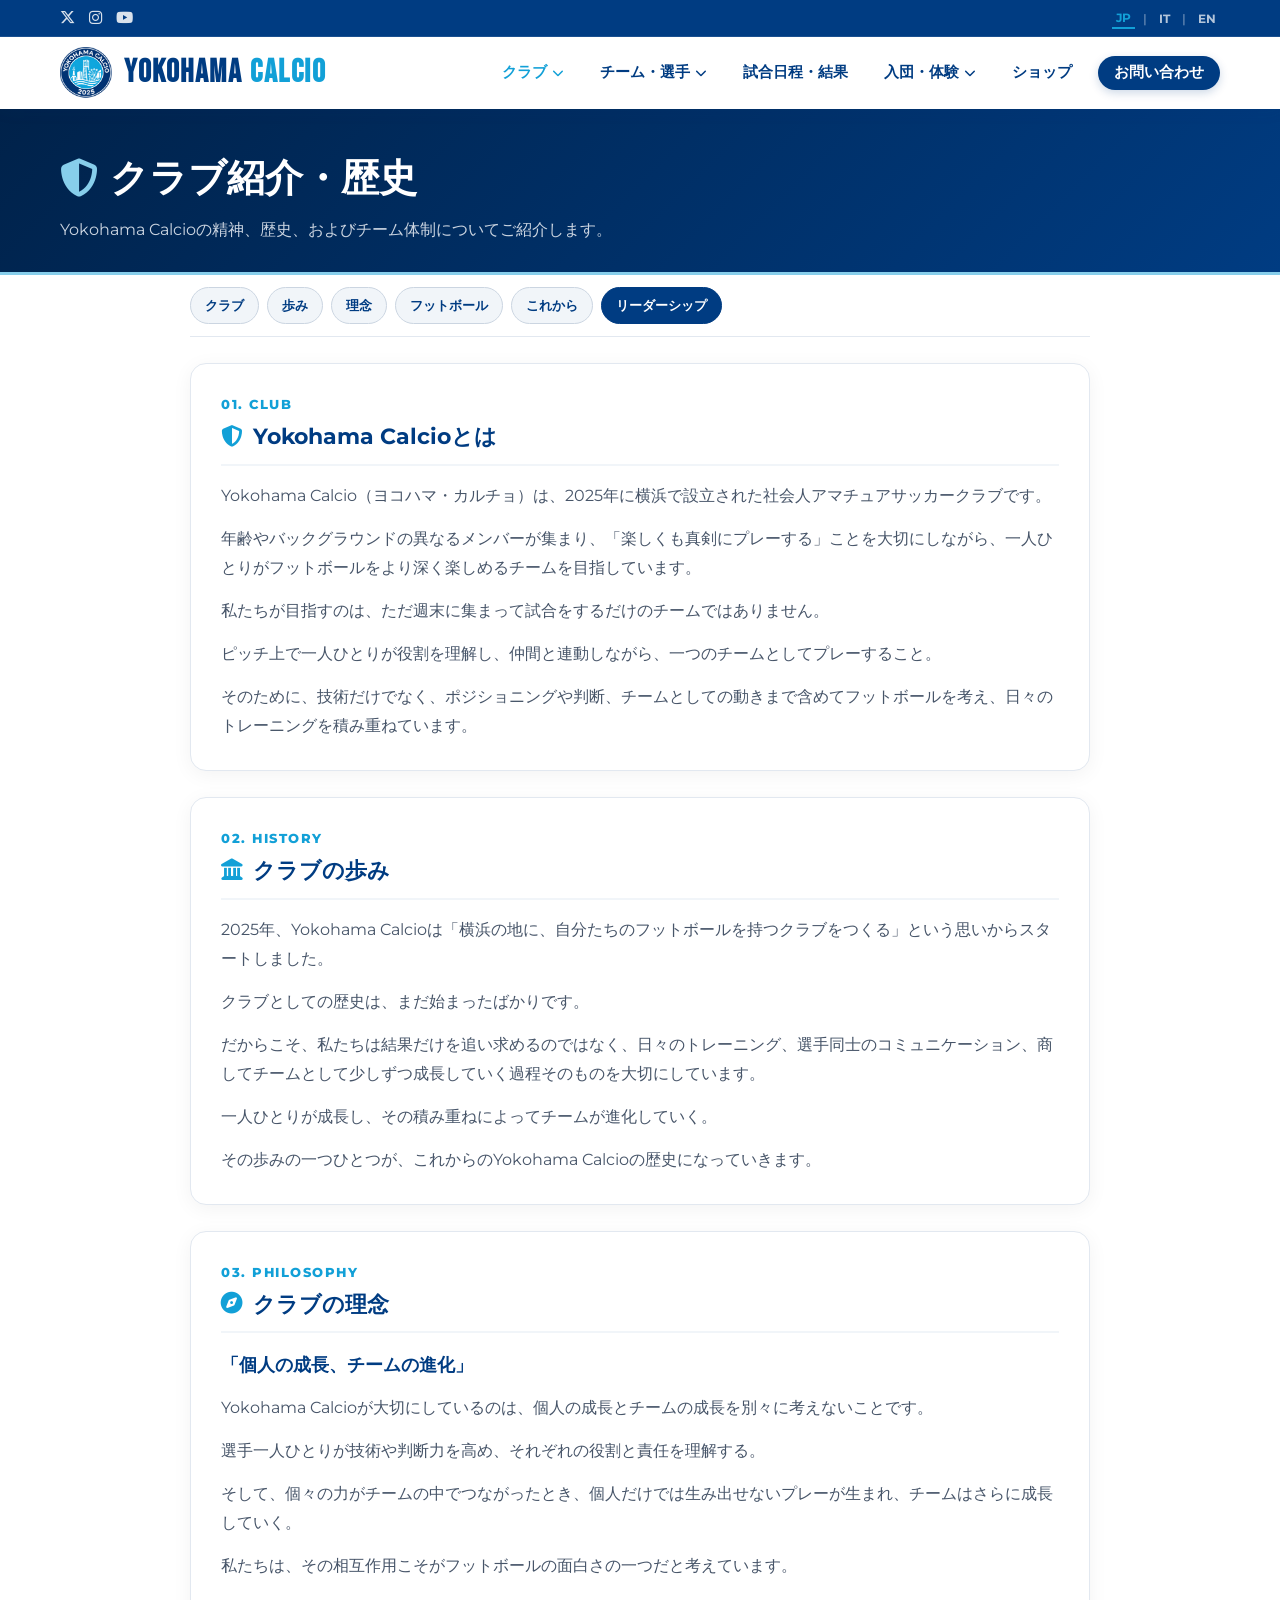
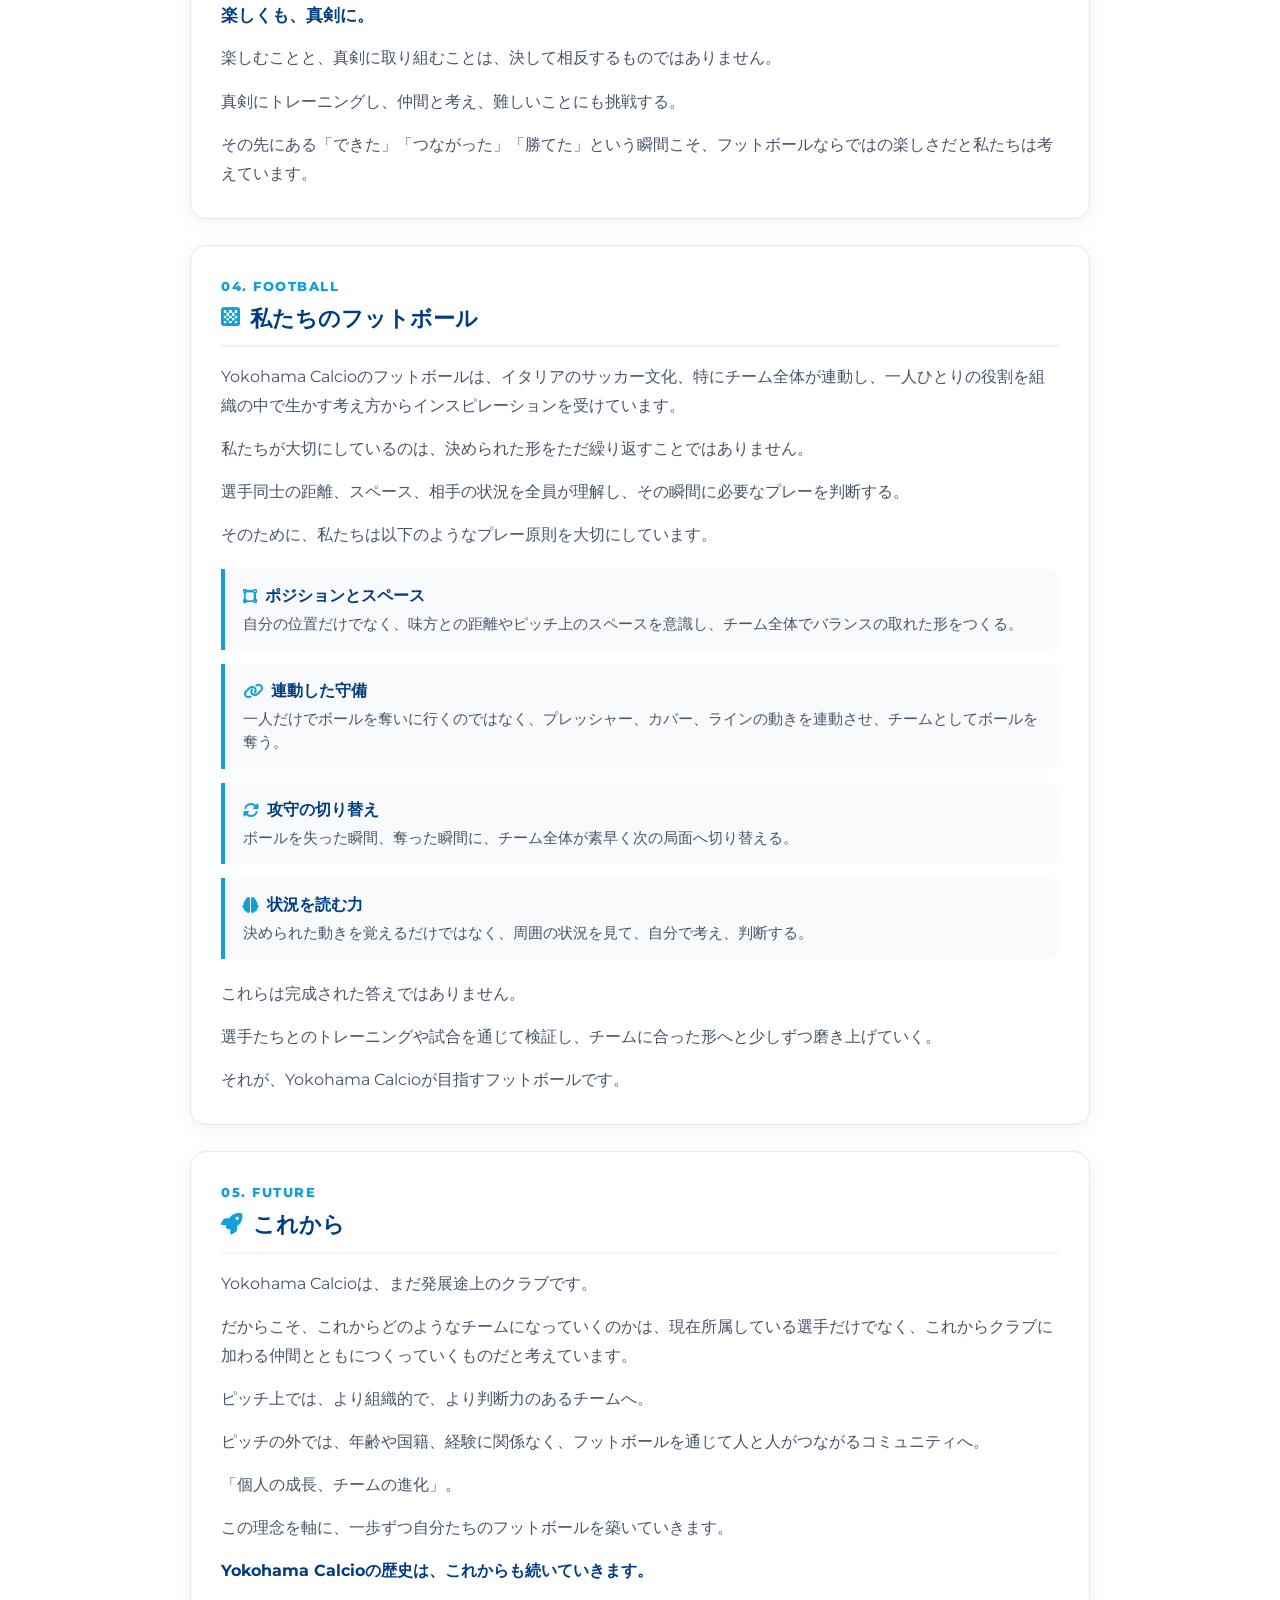
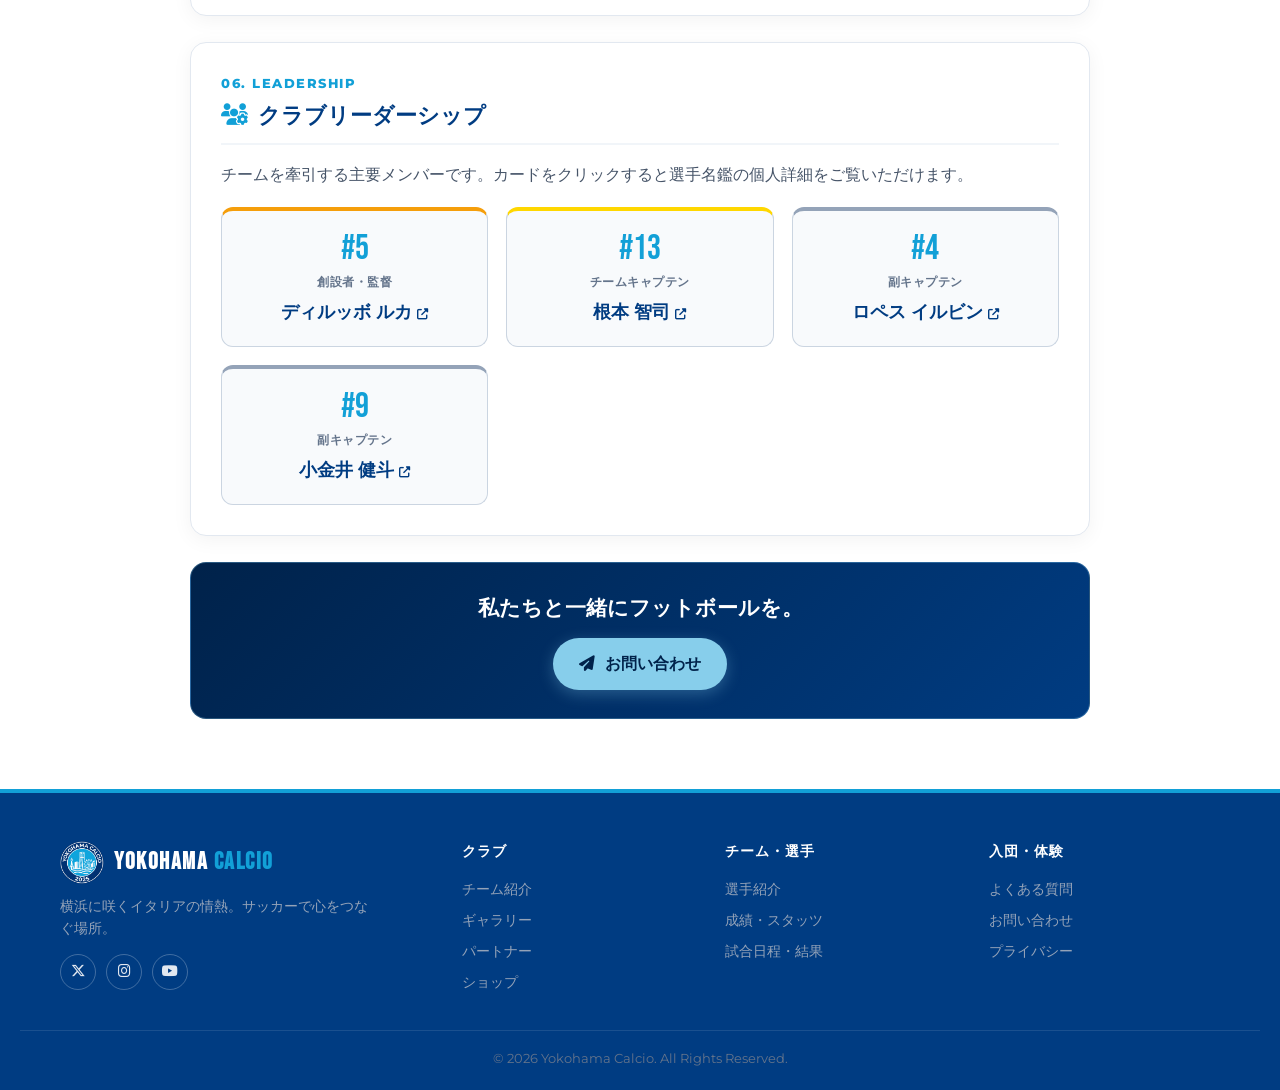
<file: about.html>
<!DOCTYPE html>
<html lang="ja">
<head>
<meta charset="UTF-8">
<meta name="viewport" content="width=device-width, initial-scale=1.0">
<title>クラブ紹介・歴史 | About Club | Yokohama Calcio</title>
<meta name="description" content="Yokohama Calcio（ヨコハマ・カルチョ）のクラブ紹介、歴史、理念、フットボール原則、およびリーダーシップについて。横浜市を拠点とする社会人サッカークラブ。">
<meta name="keywords" content="Yokohama Calcio, クラブ紹介, チームの歴史, 横浜 サッカーチーム, チーム理念, 戦術, About Yokohama Calcio, Amateur Football Club Yokohama">
<meta name="author" content="Yokohama Calcio">
<meta name="robots" content="index, follow">
<link rel="canonical" href="https://yokohamacalcio.com/about.html">
<link rel="alternate" hreflang="ja" href="https://yokohamacalcio.com/about.html">
<link rel="alternate" hreflang="it" href="https://yokohamacalcio.com/about.html?lang=it">
<link rel="alternate" hreflang="en" href="https://yokohamacalcio.com/about.html?lang=en">
<link rel="alternate" hreflang="x-default" href="https://yokohamacalcio.com/about.html">
<meta property="og:type" content="website">
<meta property="og:url" content="https://yokohamacalcio.com/about.html">
<meta property="og:title" content="クラブ紹介・歴史 | Yokohama Calcio">
<meta property="og:description" content="Yokohama Calcioのチーム理念、歴史、および主要メンバーをご紹介します。">
<meta property="og:image" content="https://yokohamacalcio.com/immagini/logo.png?v=2">
<meta name="twitter:card" content="summary_large_image">
<meta name="twitter:site" content="@yokohamacalcio">
<meta name="twitter:title" content="クラブ紹介・歴史 | Yokohama Calcio">
<meta name="twitter:description" content="Yokohama Calcioのチーム理念、歴史、および主要メンバーをご紹介します。">
<meta name="twitter:image" content="https://yokohamacalcio.com/immagini/logo.png?v=2">
<link rel="icon" href="./immagini/logo.png?v=2" type="image/png">
<link rel="apple-touch-icon" href="./immagini/logo.png?v=2">
<link rel="stylesheet" href="https://cdnjs.cloudflare.com/ajax/libs/font-awesome/6.5.0/css/all.min.css">
<link href="https://fonts.googleapis.com/css2?family=Bebas+Neue&family=Montserrat:wght@400;600;700;800&display=swap" rel="stylesheet">
<link rel="stylesheet" href="style.css">
<link rel="stylesheet" href="site-extras.css">
<script src="js/common.js"></script>
<script src="js/data.js"></script>
<script type="application/ld+json">
{ "@context": "https://schema.org", "@type": "SportsOrganization", "name": "Yokohama Calcio", "sport": "Soccer", "url": "https://yokohamacalcio.com/about.html", "logo": "https://yokohamacalcio.com/immagini/logo.png?v=2", "foundingDate": "2025", "description": "Yokohama Calcio official club history, philosophy, football principles and leadership.", "address": { "@type": "PostalAddress", "addressLocality": "Yokohama", "addressRegion": "Kanagawa", "addressCountry": "JP" } }
</script>
<style>
.about-layout { max-width: 900px; margin: 0 auto; }
.chip-nav { position: sticky; top: 0; z-index: 50; display: flex; gap: 8px; overflow-x: auto; padding: 12px 0; background: rgba(255,255,255,.95); backdrop-filter: blur(6px); border-bottom: 1px solid #e2e8f0; margin-bottom: 26px; -webkit-overflow-scrolling: touch; scrollbar-width: none; }
.chip-nav::-webkit-scrollbar { display: none; }
.chip-nav a { flex-shrink: 0; text-decoration: none; border: 1px solid #cbd5e1; background: #f1f5f9; color: var(--dark-navy, #003c82); border-radius: 999px; padding: 7px 14px; font-weight: 700; font-size: .82rem; }
.chip-nav a:hover, .chip-nav a.on { background: var(--dark-navy, #003c82); color: #fff; border-color: var(--dark-navy, #003c82); }
.about-block { background: #fff; border-radius: 16px; padding: 30px; box-shadow: 0 4px 20px rgba(0,0,0,.05); border: 1px solid #e2e8f0; margin-bottom: 26px; scroll-margin-top: 80px; }
.about-block-subtitle { font-size: .82rem; font-weight: 800; color: var(--primary-sky, #12A0D7); letter-spacing: 1.5px; text-transform: uppercase; margin-bottom: 4px; display: block; }
.about-block h2 { font-size: 1.35rem; color: var(--dark-navy, #003c82); margin-bottom: 15px; display: flex; align-items: center; gap: 10px; border-bottom: 2px solid #f1f5f9; padding-bottom: 10px; }
.about-block h2 i { color: var(--primary-sky, #87ceeb); }
.about-block p { color: #475569; line-height: 1.85; margin-bottom: 14px; font-size: .98rem; }
.about-block p:last-child { margin-bottom: 0; }
.about-block p.motto { font-weight: 800; color: var(--dark-navy, #003c82); font-size: 1.12rem; margin: 6px 0 12px; }
.about-block p.last { font-weight: 700; color: var(--dark-navy, #003c82); }
.principles-list { display: grid; gap: 14px; margin: 20px 0; }
.principle-item { background: #f8fafc; border-left: 4px solid var(--primary-sky, #87ceeb); padding: 14px 18px; border-radius: 0 10px 10px 0; }
.principle-title { font-weight: 800; color: var(--dark-navy, #003c82); display: flex; align-items: center; gap: 8px; margin-bottom: 4px; }
.principle-title i { color: #12A0D7; }
.principle-item p { margin: 0 !important; font-size: .92rem !important; line-height: 1.6 !important; }
.leadership-grid { display: grid; grid-template-columns: repeat(auto-fit, minmax(200px, 1fr)); gap: 18px; margin-top: 18px; }
.leader-card { background: #f8fafc; border-radius: 12px; padding: 20px 14px; text-align: center; border: 1px solid #cbd5e1; text-decoration: none; display: block; transition: transform .2s, box-shadow .2s, border-color .2s; }
.leader-card:hover { transform: translateY(-3px); box-shadow: 0 6px 15px rgba(0,60,130,.1); border-color: var(--primary-sky, #87ceeb); }
.leader-num { font-family: var(--font-brand); font-size: 2.2rem; color: var(--primary-sky, #12A0D7); line-height: 1; }
.leader-role { font-size: .78rem; font-weight: 800; color: #64748b; text-transform: uppercase; letter-spacing: .5px; margin: 6px 0; }
.leader-name { font-size: 1.1rem; font-weight: 800; color: var(--dark-navy, #003c82); }
.leader-card.manager { border-top: 4px solid #f59e0b; } .leader-card.captain { border-top: 4px solid #FFD700; } .leader-card.vice_captain { border-top: 4px solid #94A3B8; }
.cta-band { background: linear-gradient(135deg, #00224a, #003c82); color: #fff; border-radius: 16px; padding: 28px; text-align: center; border: 1px solid rgba(135,206,235,.3); }
.cta-band h2 { font-size: 1.3rem; margin-bottom: 14px; }
.cta-band .recruitment-btn { background: #87ceeb; color: #00224a !important; font-weight: 800; padding: 13px 26px; border-radius: 30px; text-decoration: none; display: inline-flex; gap: 10px; align-items: center; }
@media (max-width: 600px) { .about-block { padding: 20px 16px; } .about-block h2 { font-size: 1.15rem; } .about-block p { font-size: .92rem; } }
</style>
</head>
<body>
<script>YC.mountHeader('about')</script>

<section class="page-hero"><div class="container">
  <h1><i class="fas fa-shield-alt"></i> <span data-i18n="a.title"></span></h1>
  <p data-i18n="a.intro"></p>
</div></section>

<main class="section" style="padding-top:0"><div class="container"><div class="about-layout">
  <nav class="chip-nav" id="chipNav" aria-label="Sections"></nav>
  <noscript><p>Yokohama Calcio – amateur football club founded in 2025 in Yokohama. Motto: Individual growth, team evolution.</p></noscript>
  <div id="aboutRoot"></div>

  <section class="about-block" id="sec-leadership">
    <span class="about-block-subtitle">06. LEADERSHIP</span>
    <h2><i class="fas fa-users-cog"></i> <span data-i18n="a.lead_title"></span></h2>
    <p data-i18n="a.lead_desc"></p>
    <div class="leadership-grid" id="leaders"></div>
  </section>

  <div class="cta-band"><h2 data-i18n="a.cta_title"></h2><a href="contact.html?type=trial#training" class="recruitment-btn"><i class="fas fa-paper-plane"></i> <span data-i18n="nav.cta"></span></a></div>
</div></div></main>

<script>YC.mountFooter()</script>
<script>
YC.register({
  ja: { 'a.title': 'クラブ紹介・歴史', 'a.intro': 'Yokohama Calcioの精神、歴史、およびチーム体制についてご紹介します。', 'a.lead_title': 'クラブリーダーシップ', 'a.lead_desc': 'チームを牽引する主要メンバーです。カードをクリックすると選手名鑑の個人詳細をご覧いただけます。', 'a.role_manager': '創設者・監督', 'a.role_captain': 'チームキャプテン', 'a.role_vice_captain': '副キャプテン', 'a.cta_title': '私たちと一緒にフットボールを。' },
  it: { 'a.title': 'Chi Siamo & Storia', 'a.intro': 'Scopri la filosofia, la storia e la struttura di Yokohama Calcio.', 'a.lead_title': 'Leadership del Club', 'a.lead_desc': 'I principali punti di riferimento della squadra. Clicca su una scheda per vedere il profilo del giocatore.', 'a.role_manager': 'Fondatore & Mister', 'a.role_captain': 'Capitano', 'a.role_vice_captain': 'Vice Capitano', 'a.cta_title': 'Vieni a giocare con noi.' },
  en: { 'a.title': 'About Club & History', 'a.intro': 'Discover the philosophy, history, and structure of Yokohama Calcio.', 'a.lead_title': 'Club Leadership', 'a.lead_desc': 'Key figures guiding the team. Click a card to view the full player profile.', 'a.role_manager': 'Founder & Manager', 'a.role_captain': 'Team Captain', 'a.role_vice_captain': 'Vice Captain', 'a.cta_title': 'Come and play football with us.' }
});
YC.boot({ title: { ja: 'クラブ紹介・歴史 | About Club | Yokohama Calcio', it: 'Chi Siamo & Storia | Yokohama Calcio', en: 'About Club & History | Yokohama Calcio' } });

/* contenuti editoriali per lingua: titolo, paragrafi, principi */
const C = {
  ja: {
    nav: ['クラブ', '歩み', '理念', 'フットボール', 'これから', 'リーダーシップ'],
    s1: { t: 'Yokohama Calcioとは', p: ['Yokohama Calcio（ヨコハマ・カルチョ）は、2025年に横浜で設立された社会人アマチュアサッカークラブです。', '年齢やバックグラウンドの異なるメンバーが集まり、「楽しくも真剣にプレーする」ことを大切にしながら、一人ひとりがフットボールをより深く楽しめるチームを目指しています。', '私たちが目指すのは、ただ週末に集まって試合をするだけのチームではありません。', 'ピッチ上で一人ひとりが役割を理解し、仲間と連動しながら、一つのチームとしてプレーすること。', 'そのために、技術だけでなく、ポジショニングや判断、チームとしての動きまで含めてフットボールを考え、日々のトレーニングを積み重ねています。'] },
    s2: { t: 'クラブの歩み', p: ['2025年、Yokohama Calcioは「横浜の地に、自分たちのフットボールを持つクラブをつくる」という思いからスタートしました。', 'クラブとしての歴史は、まだ始まったばかりです。', 'だからこそ、私たちは結果だけを追い求めるのではなく、日々のトレーニング、選手同士のコミュニケーション、商してチームとして少しずつ成長していく過程そのものを大切にしています。', '一人ひとりが成長し、その積み重ねによってチームが進化していく。', 'その歩みの一つひとつが、これからのYokohama Calcioの歴史になっていきます。'] },
    s3: { t: 'クラブの理念', motto: '「個人の成長、チームの進化」', sub: '楽しくも、真剣に。', p: ['Yokohama Calcioが大切にしているのは、個人の成長とチームの成長を別々に考えないことです。', '選手一人ひとりが技術や判断力を高め、それぞれの役割と責任を理解する。', 'そして、個々の力がチームの中でつながったとき、個人だけでは生み出せないプレーが生まれ、チームはさらに成長していく。', '私たちは、その相互作用こそがフットボールの面白さの一つだと考えています。', '楽しむことと、真剣に取り組むことは、決して相反するものではありません。', '真剣にトレーニングし、仲間と考え、難しいことにも挑戦する。', 'その先にある「できた」「つながった」「勝てた」という瞬間こそ、フットボールならではの楽しさだと私たちは考えています。'] },
    s4: { t: '私たちのフットボール', p: ['Yokohama Calcioのフットボールは、イタリアのサッカー文化、特にチーム全体が連動し、一人ひとりの役割を組織の中で生かす考え方からインスピレーションを受けています。', '私たちが大切にしているのは、決められた形をただ繰り返すことではありません。', '選手同士の距離、スペース、相手の状況を全員が理解し、その瞬間に必要なプレーを判断する。', 'そのために、私たちは以下のようなプレー原則を大切にしています。', 'これらは完成された答えではありません。', '選手たちとのトレーニングや試合を通じて検証し、チームに合った形へと少しずつ磨き上げていく。', 'それが、Yokohama Calcioが目指すフットボールです。'],
      pr: [['fa-vector-square', 'ポジションとスペース', '自分の位置だけでなく、味方との距離やピッチ上のスペースを意識し、チーム全体でバランスの取れた形をつくる。'], ['fa-link', '連動した守備', '一人だけでボールを奪いに行くのではなく、プレッシャー、カバー、ラインの動きを連動させ、チームとしてボールを奪う。'], ['fa-sync-alt', '攻守の切り替え', 'ボールを失った瞬間、奪った瞬間に、チーム全体が素早く次の局面へ切り替える。'], ['fa-brain', '状況を読む力', '決められた動きを覚えるだけではなく、周囲の状況を見て、自分で考え、判断する。']] },
    s5: { t: 'これから', p: ['Yokohama Calcioは、まだ発展途上のクラブです。', 'だからこそ、これからどのようなチームになっていくのかは、現在所属している選手だけでなく、これからクラブに加わる仲間とともにつくっていくものだと考えています。', 'ピッチ上では、より組織的で、より判断力のあるチームへ。', 'ピッチの外では、年齢や国籍、経験に関係なく、フットボールを通じて人と人がつながるコミュニティへ。', '「個人の成長、チームの進化」。', 'この理念を軸に、一歩ずつ自分たちのフットボールを築いていきます。', 'Yokohama Calcioの歴史は、これからも続いていきます。'] }
  },
  it: {
    nav: ['Club', 'Storia', 'Filosofia', 'Il nostro calcio', 'Futuro', 'Leadership'],
    s1: { t: 'Cos\'è lo Yokohama Calcio', p: ['Lo Yokohama Calcio è un club di calcio amatoriale fondato nel 2025 a Yokohama.', 'Riunisce giocatori di diverse età ed esperienze con l\'obiettivo di divertirsi giocando un calcio serio e organizzato.', 'Non vogliamo essere semplicemente una squadra che si ritrova il fine settimana per fare una partita.', 'Ci impegniamo affinché ogni giocatore comprenda il proprio ruolo in campo e si muova in sinergia con i compagni come un unico blocco.', 'Per questo lavoriamo costantemente in allenamento non solo sulla tecnica, ma anche sul posizionamento, sulla lettura del gioco e sui movimenti di squadra.'] },
    s2: { t: 'La Nostra Storia', p: ['Nel 2025 lo Yokohama Calcio è nato con un\'idea chiara: creare a Yokohama una squadra con una propria precisa identità calcistica.', 'La storia del club è solo all\'inizio.', 'Proprio per questo non rincorriamo solo il risultato, ma diamo valore ad ogni singolo allenamento, al dialogo nello spogliatoio e al percorso di crescita collettiva.', 'La crescita del singolo alimenta l\'evoluzione della squadra.', 'Ogni passo di questo percorso costituisce la storia presente e futura dello Yokohama Calcio.'] },
    s3: { t: 'La Filosofia del Club', motto: '“Crescita individuale, evoluzione della squadra”', sub: 'Serietà e Divertimento.', p: ['Sviluppo individuale e crescita collettiva per noi sono indissolubili.', 'Ogni giocatore affina tecnica e capacità decisionale, comprendendo i propri compiti e le proprie responsabilità.', 'Quando le qualità dei singoli si connettono in campo, nascono giocate che il singolo da solo non potrebbe mai creare.', 'Crediamo che questa sinergia sia l\'essenza più affascinante del calcio.', 'Divertirsi e impegnarsi con serietà non sono concetti in contraddizione.', 'Allenarsi duramente, confrontarsi e affrontare le difficoltà insieme fa parte del gioco.', 'È proprio in quel momento in cui un movimento riesce, una giocata si chiude o si vince una partita che si prova la gioia autentica del calcio.'] },
    s4: { t: 'Il Nostro Calcio', p: ['Il nostro calcio trae profonda ispirazione dalla cultura tattica italiana, fondata sull\'organizzazione collettiva e sulla valorizzazione del singolo all\'interno del sistema.', 'Non ci interessa ripetere a memoria schemi rigidi.', 'Vogliamo che tutti i giocatori leggano gli spazi, le distanze e la situazione dell\'avversario per prendere la decisione migliore in ogni istante.', 'Per fare questo ci basiamo su quattro principi fondamentali:', 'Questi principi non sono risposte dogmatiche.', 'Li testiamo e li affiniamo continuamente attraverso gli allenamenti e le partite per modellarli sulle caratteristiche dei nostri giocatori.', 'Questo è il calcio a cui aspira lo Yokohama Calcio.'],
      pr: [['fa-vector-square', 'Posizione e Spazio', 'Mantenere l\'equilibrio di squadra occupando correttamente il campo e valutando la distanza dai compagni.'], ['fa-link', 'Difesa Organizzata', 'Recuperare palla di squadra attraverso pressione, coperture e movimenti di linea coordinati.'], ['fa-sync-alt', 'Transizioni Rapide', 'Reagire immediatamente al momento della perdita o del recupero del pallone.'], ['fa-brain', 'Lettura del Gioco', 'Osservare ciò che accade intorno, pensare e decidere in autonomia anziché eseguire movimenti meccanici.']] },
    s5: { t: 'Il Futuro', p: ['Lo Yokohama Calcio è un club in piena evoluzione.', 'Il tipo di squadra che diventeremo dipenderà dal contributo di chi ne fa parte oggi e di chi si unirà a noi domani.', 'In campo puntiamo ad essere una squadra sempre più organizzata e intelligente.', 'Fuori dal campo vogliamo costruire una comunità aperta, capace di unire le persone attraverso il calcio indipendentemente da età, nazionalità o esperienza.', '“Crescita individuale, evoluzione della squadra”.', 'Continueremo a costruire il nostro calcio passo dopo passo attorno a questo principio.', 'La storia dello Yokohama Calcio continua.'] }
  },
  en: {
    nav: ['Club', 'History', 'Philosophy', 'Our football', 'Future', 'Leadership'],
    s1: { t: 'About Yokohama Calcio', p: ['Yokohama Calcio is an amateur adult football club founded in 2025 in Yokohama.', 'Bringing together players of diverse ages and backgrounds, we aim to build a team where everyone can enjoy football deeply while playing seriously and passionately.', 'We aspire to be more than just a group that meets for a casual match on weekends.', 'Our goal is for every player to understand their role, coordinate with teammates, and perform as one unified team on the pitch.', 'To achieve this, we dedicate ourselves to regular training focused on technique, positioning, decision-making, and collective movement.'] },
    s2: { t: 'Club History', p: ['In 2025, Yokohama Calcio began with a vision: to establish a club with its own distinct football identity in Yokohama.', 'Our history as a club has just begun.', 'That is why we focus not only on match results, but on the process—valuing daily training, player communication, and gradual collective growth.', 'Individual progress fuels the team\'s evolution.', 'Every step forward forms the history of Yokohama Calcio.'] },
    s3: { t: 'Club Philosophy', motto: '“Individual Growth, Team Evolution”', sub: 'Enjoyable, yet Serious.', p: ['At Yokohama Calcio, individual growth and team development go hand in hand.', 'Each player improves their technical skills and decision-making while understanding their roles and responsibilities.', 'When individual strengths connect on the pitch, collective plays emerge that no single player could achieve alone.', 'We believe this synergy is one of the most rewarding aspects of football.', 'Having fun and taking football seriously are never mutually exclusive.', 'Training hard, thinking together, and taking on challenges lead to genuine satisfaction.', 'The moments when things click, connections work, and victories are earned are what make football truly special.'] },
    s4: { t: 'Our Football', p: ['Yokohama Calcio\'s football is inspired by Italian tactical culture—emphasizing collective organization and maximizing every player\'s role within the system.', 'We do not simply repeat rigid set plays.', 'We expect players to read distances, spaces, and opponent setups to make the best decision in every moment.', 'To guide our play, we follow four key principles:', 'These principles are not fixed answers.', 'We continuously refine and adapt them through training and matches to fit our squad\'s qualities.', 'This is the football Yokohama Calcio strives for.'],
      pr: [['fa-vector-square', 'Positioning & Space', 'Maintaining collective balance by managing distance to teammates and occupying pitch spaces effectively.'], ['fa-link', 'Coordinated Defense', 'Winning back possession as a unit through synchronized pressure, cover, and line movement.'], ['fa-sync-alt', 'Transitions', 'Switching rapidly between attack and defense the moment possession changes hands.'], ['fa-brain', 'Game Reading', 'Observing surroundings, thinking independently, and making smart decisions rather than relying on memorized routines.']] },
    s5: { t: 'Looking Ahead', p: ['Yokohama Calcio is a club continuously evolving.', 'The team we become tomorrow will be built together by our current squad and future members who join us.', 'On the pitch, we strive for greater tactical organization and sharper decision-making.', 'Off the pitch, we aim to cultivate an open community connecting people through football regardless of age, nationality, or experience.', '“Individual Growth, Team Evolution”.', 'Guided by this core value, we will build our football step by step.', 'The journey of Yokohama Calcio continues.'] }
  }
};
const SEC = [['club', 'fa-shield-alt', 's1', '01. CLUB'], ['history', 'fa-landmark', 's2', '02. HISTORY'], ['philosophy', 'fa-compass', 's3', '03. PHILOSOPHY'], ['football', 'fa-chess-board', 's4', '04. FOOTBALL'], ['future', 'fa-rocket', 's5', '05. FUTURE']];
const esc = YC.escapeHtml;
let PL = [];

function render() {
  const c = C[YC.lang()] || C.ja;
  document.getElementById('chipNav').innerHTML = [...SEC.map(s => s[0]), 'leadership'].map((id, i) => `<a href="#sec-${id}">${esc(c.nav[i])}</a>`).join('');
  document.getElementById('aboutRoot').innerHTML = SEC.map(([id, icon, k, label]) => {
    const s = c[k], p = s.p; let h = '';
    p.forEach((txt, i) => {
      if (k === 's3' && i === 0) h += `<p class="motto">${esc(s.motto)}</p>`;
      if (k === 's3' && i === 4) h += `<p class="motto" style="margin-top:20px;font-size:1.05rem">${esc(s.sub)}</p>`;
      h += `<p class="${k === 's5' && i === p.length - 1 ? 'last' : ''}">${esc(txt)}</p>`;
      if (k === 's4' && i === 3) h += `<div class="principles-list">${s.pr.map(([ic, ti, de]) => `<div class="principle-item"><div class="principle-title"><i class="fas ${ic}"></i> ${esc(ti)}</div><p>${esc(de)}</p></div>`).join('')}</div>`;
    });
    return `<section class="about-block" id="sec-${id}"><span class="about-block-subtitle">${label}</span><h2><i class="fas ${icon}"></i> ${esc(s.t)}</h2>${h}</section>`;
  }).join('');
  renderLeaders();
}

/* leadership: legge leadership_role da players.json (più vice capitani consentiti) */
function renderLeaders() {
  const box = document.getElementById('leaders'), lang = YC.lang();
  const byRole = r => PL.filter(p => p.leadership_role === r).sort((a, b) => (a.number ?? 999) - (b.number ?? 999));
  let manager = PL.filter(p => p.leadership_role === 'manager' || p.leadership_role === 'founder');
  if (!manager.length) manager = PL.filter(p => p.id === 'di-rubbo-luca');   // fallback finché non aggiungi leadership_role: "manager"
  const list = [...manager.map(p => ['manager', p]), ...byRole('captain').map(p => ['captain', p]), ...byRole('vice_captain').map(p => ['vice_captain', p])];
  document.getElementById('sec-leadership').style.display = list.length ? '' : 'none';
  box.innerHTML = list.map(([role, p]) => `<a class="leader-card ${role}" href="players.html#${esc(p.id)}"><div class="leader-num">${p.number != null ? '#' + p.number : '&nbsp;'}</div><div class="leader-role">${YC.t('a.role_' + role)}</div><div class="leader-name">${esc(YC.data.playerName(p, lang))} <i class="fas fa-external-link-alt" style="font-size:.7rem"></i></div></a>`).join('');
}

/* evidenzia la voce del menu in pagina mentre si scorre */
(function () {
  if (!('IntersectionObserver' in window)) return;
  const io = new IntersectionObserver(es => es.forEach(e => { if (e.isIntersecting) document.querySelectorAll('#chipNav a').forEach(a => a.classList.toggle('on', a.getAttribute('href') === '#' + e.target.id)); }), { rootMargin: '-30% 0px -60% 0px' });
  const wait = setInterval(() => { const s = document.querySelectorAll('.about-block'); if (s.length > 1) { s.forEach(x => io.observe(x)); clearInterval(wait); } }, 300);
})();

render();
YC.data.load(['players']).then(d => { PL = (d.players || []).filter(p => p.role !== 'staff'); renderLeaders(); });
document.addEventListener('yc:langchange', render);
</script>
</body>
</html>
</file>
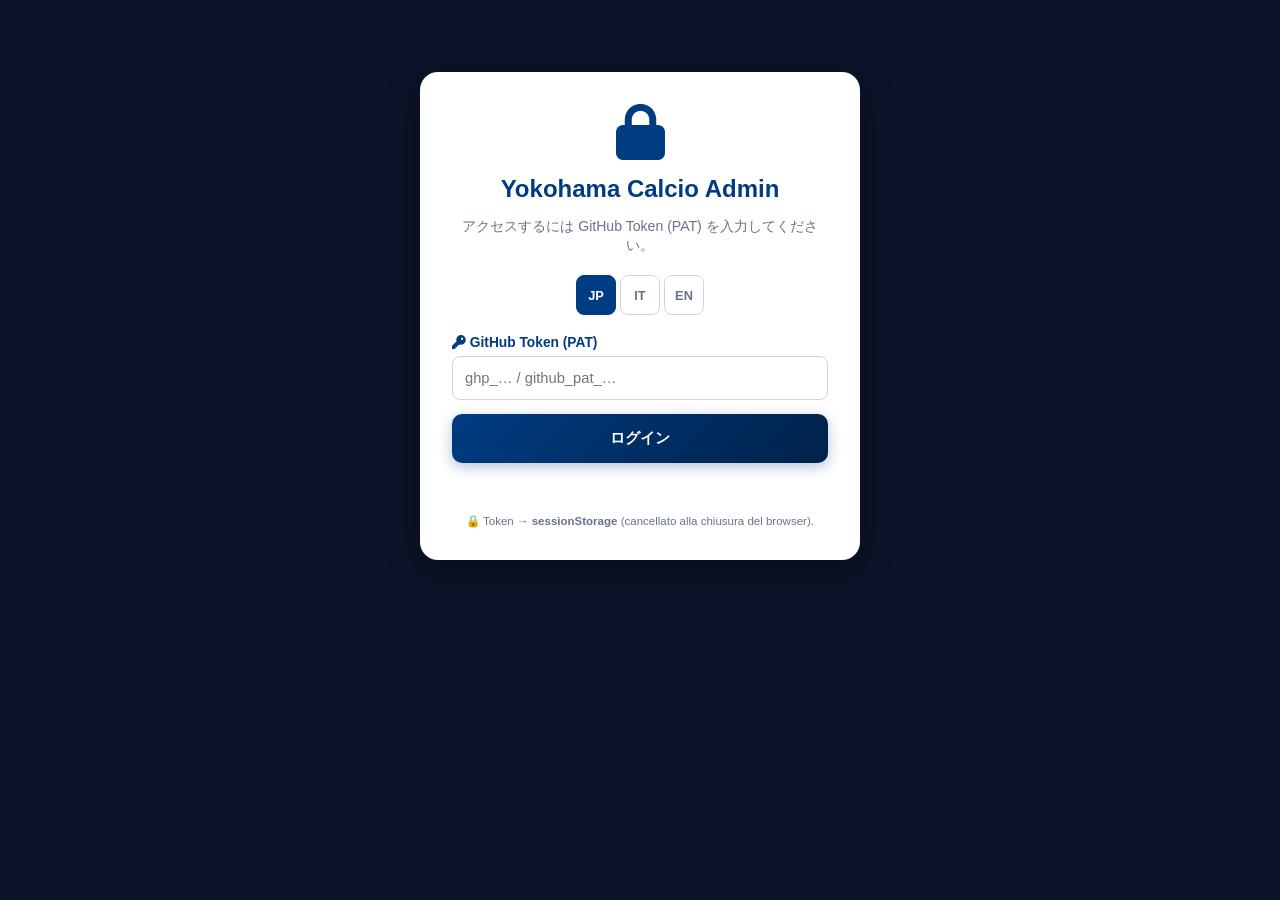
<file: admin.html>
<!DOCTYPE html>
<html lang="it">
<head>
<meta charset="UTF-8">
<meta name="viewport" content="width=device-width, initial-scale=1.0">
<meta name="robots" content="noindex, nofollow">
<meta http-equiv="Content-Security-Policy" content="default-src 'self'; script-src 'self'; style-src 'self' 'unsafe-inline' https://cdnjs.cloudflare.com https://fonts.googleapis.com; font-src 'self' https://cdnjs.cloudflare.com https://fonts.gstatic.com; img-src 'self' data: https:; connect-src 'self' https://api.github.com; base-uri 'none'; form-action 'none';">
<title>Yokohama Calcio | Admin Panel</title>
<link rel="icon" href="./immagini/logo.png?v=2" type="image/png">
<link rel="stylesheet" href="https://cdnjs.cloudflare.com/ajax/libs/font-awesome/6.5.0/css/all.min.css">
<link href="https://fonts.googleapis.com/css2?family=Montserrat:wght@400;600;700;800&display=swap" rel="stylesheet">
<link rel="stylesheet" href="css/admin.css">
</head>
<body>
<a href="#mainContent" class="skip-link">Skip to content</a>

<!-- LOGIN -->
<div id="loginSection" class="login-box" role="main">
  <i class="fas fa-lock lock-icon" aria-hidden="true"></i>
  <h2 style="margin-bottom:8px">Yokohama Calcio Admin</h2>
  <p style="font-size:.88rem;color:var(--text-muted);margin-bottom:20px" data-i18n="loginSub"></p>
  <div class="lang-switcher-admin" style="justify-content:center;margin-bottom:20px">
    <button type="button" class="lang-btn-admin" data-action="set-lang" data-lang="ja">JP</button>
    <button type="button" class="lang-btn-admin" data-action="set-lang" data-lang="it">IT</button>
    <button type="button" class="lang-btn-admin" data-action="set-lang" data-lang="en">EN</button>
  </div>
  <form id="loginForm">
    <div class="form-group" style="text-align:left">
      <label for="inputToken"><i class="fas fa-key"></i> GitHub Token (PAT)</label>
      <input type="password" id="inputToken" class="form-control" placeholder="ghp_… / github_pat_…" required autocomplete="off">
    </div>
    <button type="submit" class="btn-submit" id="loginBtn" data-i18n="loginBtn"></button>
  </form>
  <div id="loginError" style="color:var(--red);font-size:.85rem;margin-top:15px;font-weight:700;min-height:20px"></div>
  <div style="font-size:.72rem;color:var(--text-muted);margin-top:16px">🔒 Token → <b>sessionStorage</b> (cancellato alla chiusura del browser).</div>
</div>

<!-- DASHBOARD -->
<div id="adminDashboard" class="admin-container hidden" role="main">
  <div class="admin-header-bar">
    <div>
      <h2 id="mainContent"><i class="fas fa-shield-alt"></i> Yokohama Calcio Admin</h2>
      <span style="font-size:.78rem;color:var(--green);font-weight:700"><i class="fas fa-check-circle"></i> <span data-i18n="authenticated"></span></span>
    </div>
    <div style="display:flex;gap:8px;align-items:center;flex-wrap:wrap">
      <div class="lang-switcher-admin">
        <button type="button" class="lang-btn-admin" data-action="set-lang" data-lang="ja">JP</button>
        <button type="button" class="lang-btn-admin" data-action="set-lang" data-lang="it">IT</button>
        <button type="button" class="lang-btn-admin" data-action="set-lang" data-lang="en">EN</button>
      </div>
      <button type="button" class="btn-icon" data-action="toggle-dark" title="Dark mode"><i class="fas fa-moon" id="darkIcon"></i></button>
      <button type="button" class="btn-icon" data-action="export-backup" title="Backup"><i class="fas fa-download"></i></button>
      <button type="button" class="btn-logout" data-action="logout"><i class="fas fa-sign-out-alt"></i> <span data-i18n="logout"></span></button>
    </div>
  </div>

  <div id="draftBanner" class="draft-banner hidden">
    <span><i class="fas fa-save"></i> <span data-i18n="draftFound"></span></span>
    <div style="display:flex;gap:8px">
      <button type="button" class="btn-reset" style="background:var(--green)" data-action="restore-draft"><i class="fas fa-check"></i> <span data-i18n="draftRestore"></span></button>
      <button type="button" class="btn-reset" data-action="discard-draft"><i class="fas fa-times"></i> <span data-i18n="draftDiscard"></span></button>
    </div>
  </div>

  <div class="admin-tabs" role="tablist">
    <button class="tab-btn active" data-action="switch-tab" data-tab="tab-matches" role="tab" aria-selected="true"><i class="fas fa-futbol"></i> <span data-i18n="tMatches"></span></button>
    <button class="tab-btn" data-action="switch-tab" data-tab="tab-players" role="tab" aria-selected="false"><i class="fas fa-users"></i> <span data-i18n="tPlayers"></span></button>
    <button class="tab-btn" data-action="switch-tab" data-tab="tab-opponents" role="tab" aria-selected="false"><i class="fas fa-shield-halved"></i> <span data-i18n="tOpponents"></span></button>
    <button class="tab-btn" data-action="switch-tab" data-tab="tab-locations" role="tab" aria-selected="false"><i class="fas fa-map-marker-alt"></i> <span data-i18n="tLocations"></span></button>
    <button class="tab-btn" data-action="switch-tab" data-tab="tab-competitions" role="tab" aria-selected="false"><i class="fas fa-trophy"></i> <span data-i18n="tCompetitions"></span></button>
    <button class="tab-btn" data-action="switch-tab" data-tab="tab-news" role="tab" aria-selected="false"><i class="fas fa-newspaper"></i> <span data-i18n="tNews"></span></button>
    <button class="tab-btn" data-action="switch-tab" data-tab="tab-trainings" role="tab" aria-selected="false"><i class="fas fa-running"></i> <span data-i18n="tTrainings"></span></button>
    <button class="tab-btn" data-action="switch-tab" data-tab="tab-line" role="tab" aria-selected="false"><i class="fab fa-line"></i> <span data-i18n="tLine"></span></button>
    <button class="tab-btn" data-action="switch-tab" data-tab="tab-json" role="tab" aria-selected="false"><i class="fas fa-screwdriver-wrench"></i> <span data-i18n="tJson"></span></button>
  </div>

  <!-- 1. PARTITE -->
  <div id="tab-matches" class="tab-content" role="tabpanel">
    <form id="matchForm" autocomplete="off">
      <div class="match-selector-hero">
        <div class="hero-label"><i class="fas fa-search"></i> <span data-i18n="m.selectLabel"></span></div>
        <div class="match-selector-row">
          <select id="matchSelector" aria-label="Match"><option value=""></option></select>
          <button type="button" class="hero-btn" data-action="load-match-selector"><i class="fas fa-arrow-right"></i> <span data-i18n="m.load"></span></button>
        </div>
        <div class="match-id-search">
          <button type="button" class="search-toggle-btn" data-action="toggle-id-search"><i class="fas fa-keyboard"></i> <span data-i18n="m.byId"></span></button>
          <div class="search-input-wrap" id="searchInputWrap">
            <input type="text" id="matchId" placeholder="match-10">
            <button type="button" data-action="search-by-id"><i class="fas fa-search"></i></button>
          </div>
        </div>
        <div class="match-quick-actions">
          <button type="button" class="quick-action-btn new" data-action="new-match"><i class="fas fa-plus-circle"></i> <span data-i18n="m.new"></span></button>
          <button type="button" class="quick-action-btn" data-action="duplicate-match"><i class="fas fa-clone"></i> <span data-i18n="m.dup"></span></button>
          <button type="button" class="quick-action-btn danger" data-action="delete-match"><i class="fas fa-trash"></i> <span data-i18n="m.del"></span></button>
        </div>
      </div>

      <!-- 1. INFORMAZIONI -->
      <div class="section-box">
        <h3><span class="sec-num">1</span> <i class="fas fa-info-circle"></i> <span data-i18n="m.info"></span></h3>
        <div class="row">
          <div class="form-group"><label data-i18n="m.status"></label><select id="matchStatus" class="form-control"><option value="past" data-i18n="m.past"></option><option value="upcoming" data-i18n="m.upcoming"></option></select></div>
          <div class="form-group"><label data-i18n="lDate"></label><input type="date" id="matchDate" class="form-control" required></div>
          <div class="form-group"><label data-i18n="m.time"></label><input type="time" id="matchTime" class="form-control" value="11:00"></div>
        </div>
        <div class="row">
          <div class="form-group"><label data-i18n="lCategory"></label>
            <select id="matchCategory" class="form-control"><option value="friendly" data-i18n="cFriendly"></option><option value="league" data-i18n="cLeague"></option><option value="cup" data-i18n="cCup"></option></select></div>
          <div class="form-group"><label data-i18n="m.competition"></label><select id="competitionSelect" class="form-control" required></select></div>
          <div class="form-group"><label data-i18n="m.typeLabel"></label>
            <select id="matchType" class="form-control"><option value="練習試合" data-i18n="m.typeFriendly"></option><option value="triangular" data-i18n="m.typeTri"></option><option value="公式戦" data-i18n="m.typeOfficial"></option></select></div>
        </div>
        <div class="row">
          <div class="form-group"><label data-i18n="m.format"></label>
            <select id="isTriangular" class="form-control"><option value="false" data-i18n="m.fSingle"></option><option value="true" data-i18n="m.fTri"></option></select></div>
          <div class="form-group"><label data-i18n="m.venue"></label><select id="locationSelect" class="form-control" required></select></div>
        </div>
        <div class="row">
          <div class="form-group"><label data-i18n="m.opponent"></label><select id="opponentSelect" class="form-control" required></select></div>
          <div class="form-group"><label data-i18n="m.homeAway"></label><select id="isHome" class="form-control"><option value="true" data-i18n="m.home"></option><option value="false" data-i18n="m.away"></option></select></div>
          <div class="form-group"><label data-i18n="m.score"></label><input type="text" id="matchScore" class="form-control" placeholder="2 - 1" value="VS"></div>
        </div>

        <!-- TRIANGOLARE: compare scegliendo «Triangolare» nel menu Formato (o nel Tipo) -->
        <div id="triangularSection" class="triangular-box hidden">
          <h4><i class="fas fa-sitemap"></i> <span data-i18n="m.tri.title"></span></h4>
          <div class="row">
            <div class="form-group"><label for="triOpponent2Select"><i class="fas fa-shield-alt"></i> <span data-i18n="m.tri.opp2"></span></label><select id="triOpponent2Select" class="form-control"></select></div>
          </div>
          <div class="form-group">
            <label><i class="fas fa-list-ol"></i> <span data-i18n="m.tri.list"></span></label>
            <div id="subMatchesContainer"></div>
            <div class="btn-row">
              <button type="button" class="btn-add-row" data-action="add-sub-match"><i class="fas fa-plus"></i> <span data-i18n="m.tri.add"></span></button>
              <button type="button" class="btn-add-row" style="background:var(--sky-dark)" data-action="tri-auto-score"><i class="fas fa-calculator"></i> <span data-i18n="m.tri.auto"></span></button>
            </div>
            <p class="muted" style="margin-top:10px" data-i18n="m.tri.hint"></p>
          </div>
        </div>
      </div>

      <!-- 2. EVENTI (nei triangolari gol, assist e portiere si inseriscono in ogni incontro) -->
      <div class="section-box">
        <h3><span class="sec-num">2</span> <i class="fas fa-chart-line"></i> <span data-i18n="m.events"></span></h3>
        <div class="form-group" id="groupScorers"><label><i class="fas fa-futbol"></i> <span data-i18n="m.scorers"></span></label><div id="scorersContainer"></div><button type="button" class="btn-add-row" data-action="add-scorer"><i class="fas fa-plus"></i> <span data-i18n="m.add"></span></button></div>
        <div class="form-group" id="groupAssists"><label><i class="fas fa-handshake"></i> <span data-i18n="m.assists"></span></label><div id="assistsContainer"></div><button type="button" class="btn-add-row" data-action="add-assist"><i class="fas fa-plus"></i> <span data-i18n="m.add"></span></button></div>
        <div class="form-group" id="groupGk"><label><i class="fas fa-mitten"></i> <span data-i18n="m.gks"></span></label><div id="gkContainer"></div><button type="button" class="btn-add-row" data-action="add-gk"><i class="fas fa-plus"></i> <span data-i18n="m.add"></span></button></div>
        <div class="row"><div class="form-group"><label><i class="fas fa-star"></i> MVP</label><select id="mvpSelect" class="form-control psel"></select></div></div>
        <div class="row">
          <div class="form-group"><label data-i18n="m.yellows"></label><div id="yellowCardsContainer"></div><button type="button" class="btn-add-row" data-action="add-yellow"><i class="fas fa-plus"></i> <span data-i18n="m.add"></span></button></div>
          <div class="form-group"><label data-i18n="m.reds"></label><div id="redCardsContainer"></div><button type="button" class="btn-add-row" data-action="add-red"><i class="fas fa-plus"></i> <span data-i18n="m.add"></span></button></div>
        </div>
      </div>

      <!-- 3. TATTICA -->
      <div class="section-box">
        <h3><span class="sec-num">3</span> <i class="fas fa-chess-board"></i> <span data-i18n="m.tactics"></span></h3>
        <div class="row"><div class="form-group"><label><i class="fas fa-chess-board"></i> <span data-i18n="m.formation"></span></label>
          <select id="formationSelect" class="form-control"><option value="4-4-2">4-4-2</option><option value="4-3-3">4-3-3</option><option value="4-2-3-1">4-2-3-1</option><option value="3-5-2">3-5-2</option><option value="3-4-3">3-4-3</option><option value="5-3-2">5-3-2</option><option value="4-1-4-1">4-1-4-1</option></select></div></div>
        <div class="mister-helper-box">
          <div class="mister-helper-header"><div><strong><i class="fas fa-user-tie"></i> <span data-i18n="m.mister"></span></strong><span class="mister-helper-subtitle" data-i18n="m.misterSub"></span></div>
            <button type="button" class="btn-suggest-lineup" data-action="suggest-lineup"><i class="fas fa-wand-magic-sparkles"></i> <span data-i18n="m.suggest"></span></button></div>
          <div class="mister-helper-body" id="misterHelperBody"></div>
        </div>
        <div class="tactical-pitch-container">
          <div class="pitch-header-bar"><h4 style="color:#fef08a;font-size:.95rem"><i class="fas fa-gamepad"></i> <span data-i18n="m.starters"></span></h4>
            <button type="button" class="btn-clear-pitch" data-action="clear-pitch"><i class="fas fa-eraser"></i> <span data-i18n="m.clear"></span></button></div>
          <div class="pitch-grid" id="pitchGrid"></div>
        </div>
        <h4 style="margin:18px 0 10px;font-size:.95rem"><i class="fas fa-chair"></i> <span data-i18n="m.bench"></span></h4>
        <div class="bench-grid" id="benchGrid"></div>
        <div class="trialist-box">
          <button type="button" class="btn-add-trialist" data-action="add-trialist"><i class="fas fa-user-plus"></i> <span data-i18n="m.addTrialist"></span></button>
          <div style="margin-top:10px;font-weight:700;font-size:.82rem;color:#047857"><i class="fas fa-list"></i> <span data-i18n="m.trialists"></span></div>
          <div class="trialist-list" id="trialistListContainer"></div>
        </div>
      </div>

      <button type="submit" class="btn-submit" id="submitBtn"><i class="fas fa-save"></i> <span data-i18n="m.saveMatch"></span></button>
      <div id="statusMsg" style="margin-top:16px;font-weight:700;text-align:center"></div>
    </form>
  </div>

  <!-- 2-7: generati da admin-core.js -->
  <div id="tab-players" class="tab-content hidden" role="tabpanel"></div>
  <div id="tab-opponents" class="tab-content hidden" role="tabpanel"></div>
  <div id="tab-locations" class="tab-content hidden" role="tabpanel"></div>
  <div id="tab-competitions" class="tab-content hidden" role="tabpanel"></div>
  <div id="tab-news" class="tab-content hidden" role="tabpanel"></div>
  <div id="tab-trainings" class="tab-content hidden" role="tabpanel"></div>

  <!-- 8. LINE -->
  <div id="tab-line" class="tab-content hidden" role="tabpanel">
    <div class="section-box">
      <h3><i class="fab fa-line" style="color:#06c755"></i> <span data-i18n="m.lineTitle"></span></h3>
      <p class="muted" data-i18n="m.lineSub"></p>
      <button type="button" class="btn-submit" style="background:#06c755;margin:10px 0 15px" data-action="generate-line"><i class="fas fa-magic"></i> <span data-i18n="m.lineGen"></span></button>
      <textarea id="lineTextOutput" class="form-control" rows="14" readonly></textarea>
      <button type="button" class="btn-submit" style="margin-top:10px;background:var(--sky-dark)" data-action="copy-line"><i class="fas fa-copy"></i> <span data-i18n="m.lineCopy"></span></button>
    </div>
  </div>

  <!-- 9. JSON / STRUMENTI -->
  <div id="tab-json" class="tab-content hidden" role="tabpanel">
    <div class="tools-grid">
      <div class="section-box">
        <h3><i class="fas fa-rotate"></i> <span data-i18n="recalcTitle"></span></h3>
        <p class="muted">matches.json → stats.json + caps in players.json (1 commit)</p>
        <button type="button" class="btn-submit" data-action="recalc"><i class="fas fa-calculator"></i> <span data-i18n="recalcBtn"></span></button>
      </div>
      <div class="section-box">
        <h3><i class="fas fa-box-archive"></i> <span data-i18n="backup"></span></h3>
        <div class="btn-row"><button type="button" class="btn-submit" data-action="export-backup"><i class="fas fa-download"></i> <span data-i18n="exportBtn"></span></button>
        <button type="button" class="btn-submit" style="background:var(--amber)" data-action="import-backup"><i class="fas fa-upload"></i> <span data-i18n="importBtn"></span></button></div>
      </div>
    </div>

    <div class="section-box">
      <h3><i class="fas fa-clipboard-check"></i> <span data-i18n="m.auditTitle"></span></h3>
      <p class="muted" data-i18n="m.auditSub"></p>
      <button type="button" class="btn-submit" style="margin:10px 0 14px" data-action="run-audit"><i class="fas fa-magnifying-glass-chart"></i> <span data-i18n="m.auditBtn"></span></button>
      <div id="auditOut"></div>
    </div>

    <div class="section-box">
      <h3><i class="fas fa-code"></i> JSON</h3>
      <p class="muted" data-i18n="jsonWarn"></p>
      <div class="row">
        <div class="form-group"><label for="jsonFile" data-i18n="jsonFile"></label>
          <select id="jsonFile" class="form-control"><option value="matches">matches.json</option><option value="players">players.json</option><option value="opponents">opponents.json</option><option value="locations">locations.json</option><option value="competitions">competitions.json</option><option value="news">news.json</option><option value="trainings">trainings.json</option><option value="standings">standings.json</option><option value="stats">stats.json (auto)</option></select></div>
      </div>
      <div class="btn-row" style="margin:0 0 10px"><button type="button" class="btn-reset" data-action="json-load"><i class="fas fa-folder-open"></i> <span data-i18n="jsonLoad"></span></button><button type="button" class="btn-reset" data-action="json-validate"><i class="fas fa-check"></i> <span data-i18n="jsonValidate"></span></button><span id="jsonMsg" style="font-weight:700;align-self:center"></span></div>
      <textarea id="jsonArea" class="form-control" rows="18" spellcheck="false"></textarea>
      <div class="btn-row"><button type="button" class="btn-submit green" data-action="json-save"><i class="fas fa-cloud-upload-alt"></i> <span data-i18n="jsonSave"></span></button></div>
    </div>
  </div>
</div>

<div id="modalOverlay" class="modal-overlay" role="dialog" aria-modal="true" aria-labelledby="modalTitle">
  <div class="modal-box"><div class="modal-title" id="modalTitle"></div><div id="modalBody"></div>
    <div class="modal-actions"><button type="button" class="btn-modal-cancel" id="modalCancel"></button><button type="button" class="btn-modal-confirm" id="modalConfirm">OK</button></div></div>
</div>
<div id="toastContainer" role="status" aria-live="polite"></div>
<input type="file" id="importFile" class="hidden" accept=".json,application/json">

<!-- Ordine importante: core → helper triangolari → statistiche/audit → editor partite. Nessuno script inline (CSP). -->
<script src="js/admin-core.js"></script>
<script src="js/admin-triangular.js"></script>
<script src="js/admin-stats.js"></script>
<script src="js/admin-matches.js"></script>
</body>
</html>
</file>
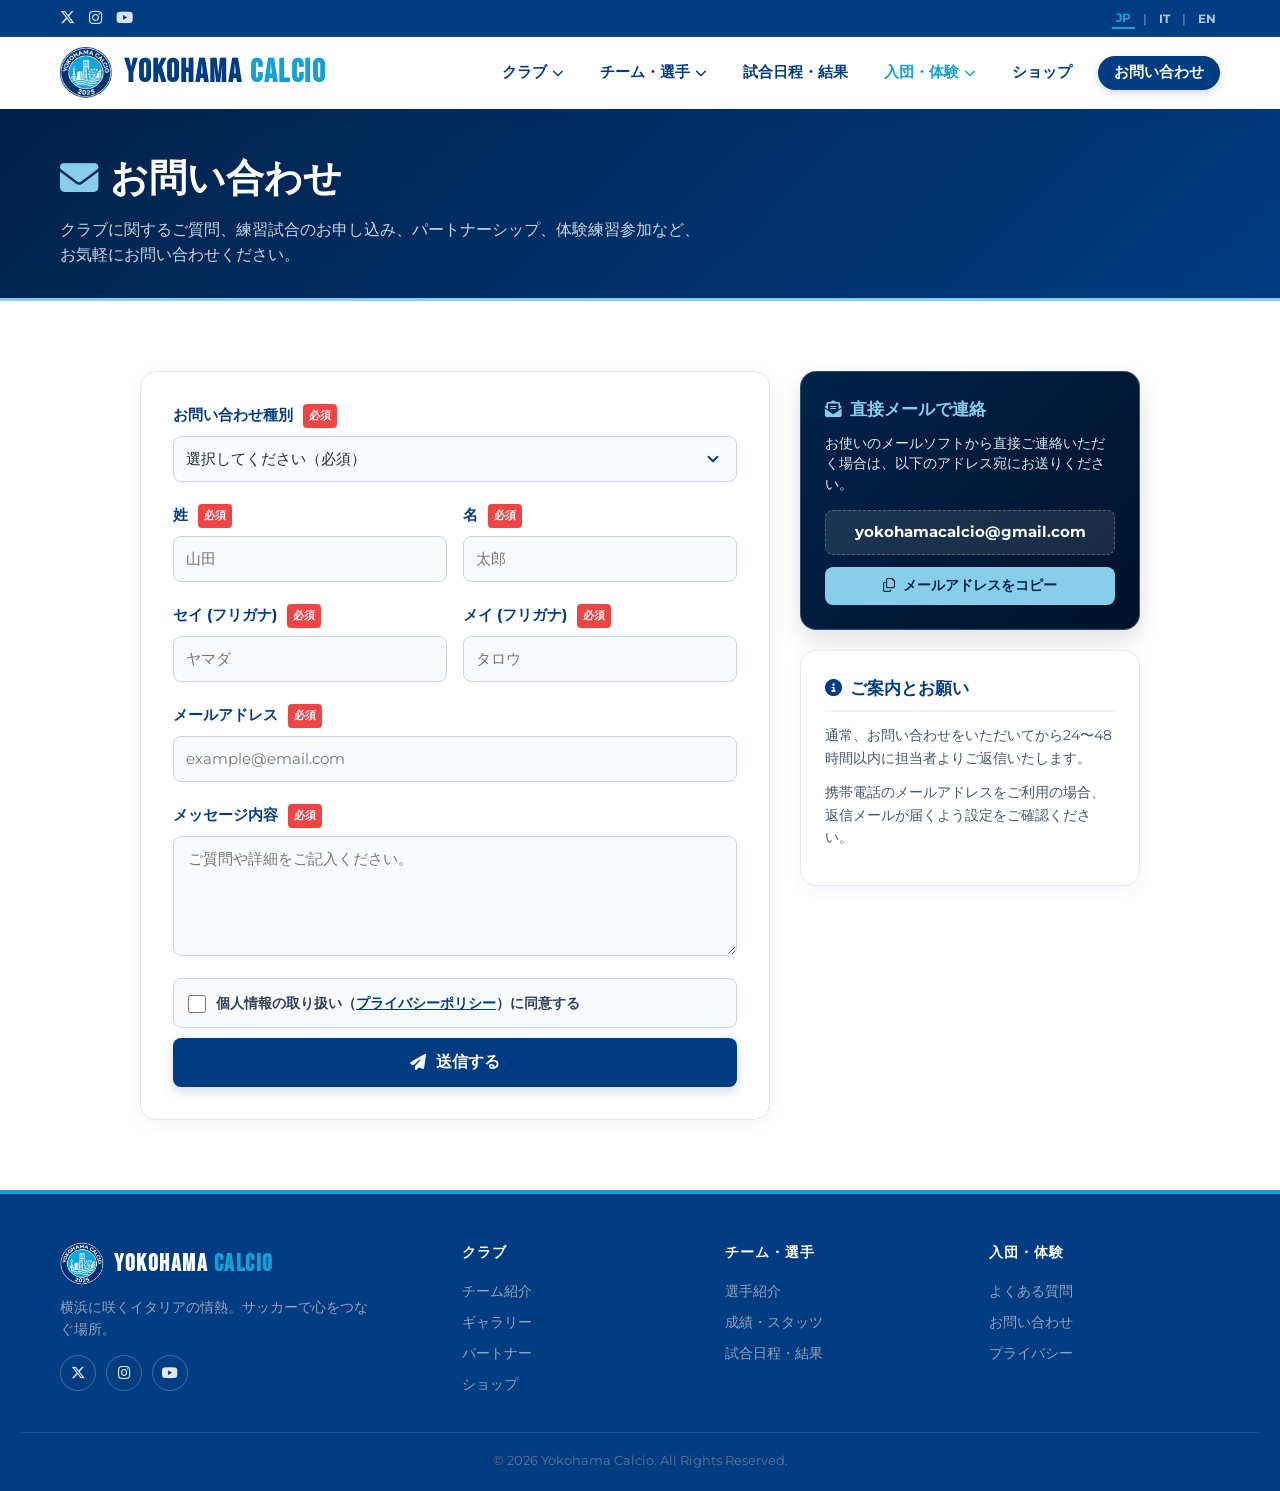
<file: contact.html>
<!DOCTYPE html>
<html lang="ja">
<head>
<meta charset="UTF-8">
<meta name="viewport" content="width=device-width, initial-scale=1.0">
<title>お問い合わせ | Contact Us | Yokohama Calcio</title>
<meta name="description" content="Yokohama Calcio（ヨコハマ・カルチョ）へのお問い合わせ・ご質問・練習試合・スポンサー・体験練習のお申し込みはこちらから。">
<meta name="keywords" content="Yokohama Calcio, お問い合わせ, 体験練習, メンバー募集, スタッフ募集, 練習試合 募集, 横浜 サッカー, Contact Yokohama Calcio">
<meta name="author" content="Yokohama Calcio">
<meta name="robots" content="index, follow">
<link rel="canonical" href="https://yokohamacalcio.com/contact.html">
<link rel="alternate" hreflang="ja" href="https://yokohamacalcio.com/contact.html">
<link rel="alternate" hreflang="it" href="https://yokohamacalcio.com/contact.html?lang=it">
<link rel="alternate" hreflang="en" href="https://yokohamacalcio.com/contact.html?lang=en">
<link rel="alternate" hreflang="x-default" href="https://yokohamacalcio.com/contact.html">
<meta property="og:type" content="website">
<meta property="og:url" content="https://yokohamacalcio.com/contact.html">
<meta property="og:title" content="お問い合わせ | Yokohama Calcio">
<meta property="og:description" content="クラブに関するお問い合わせ、練習試合、パートナーシップ、体験練習参加に関するご案内。">
<meta property="og:image" content="https://yokohamacalcio.com/immagini/logo.png?v=2">
<meta name="twitter:card" content="summary_large_image">
<meta name="twitter:site" content="@yokohamacalcio">
<meta name="twitter:title" content="お問い合わせ | Yokohama Calcio">
<meta name="twitter:description" content="クラブに関するお問い合わせ、練習試合、パートナーシップ、体験練習参加に関するご案内。">
<meta name="twitter:image" content="https://yokohamacalcio.com/immagini/logo.png?v=2">
<link rel="icon" href="./immagini/logo.png?v=2" type="image/png">
<link rel="apple-touch-icon" href="./immagini/logo.png?v=2">
<link rel="sitemap" type="application/xml" title="Sitemap" href="https://yokohamacalcio.com/sitemap.xml">
<link rel="stylesheet" href="https://cdnjs.cloudflare.com/ajax/libs/font-awesome/6.5.0/css/all.min.css">
<link href="https://fonts.googleapis.com/css2?family=Bebas+Neue&family=Montserrat:wght@400;600;700;800&display=swap" rel="stylesheet">
<link rel="stylesheet" href="style.css">
<link rel="stylesheet" href="site-extras.css">
<link rel="stylesheet" href="css/booking.css">
<script src="js/common.js"></script>
<script src="js/data.js"></script>
</head>
<body>
<script>YC.mountHeader('contact')</script>

<section class="page-hero"><div class="container">
  <h1><i class="fas fa-envelope"></i> <span data-i18n="contact_page.title">お問い合わせ</span></h1>
  <p data-i18n="contact_page.intro">クラブに関するご質問、練習試合のお申し込み、パートナーシップ、体験練習参加など、お気軽にお問い合わせください。</p>
</div></section>

<main class="section"><div class="container">

  <div class="contact-grid-container">
    <div class="contact-form-card">
      <form id="contactForm" novalidate>
        <input type="hidden" name="_subject" id="formspree_subject" value="[Yokohama Calcio] お問い合わせ / Nuovo Contatto">
        
        <!-- CAMPI ANTIBOT / HONEYPOT & SECURITY -->
        <input type="text" name="_gotcha" id="_gotcha" style="display:none !important; opacity:0; position:absolute; top:0; left:0; height:0; width:0; z-index:-1;" tabindex="-1" autocomplete="off">
        <input type="hidden" id="hiddenSecretKey" value="YokohamaCalcioSecret2026SecureKey!">
        <input type="hidden" id="formLoadTimestamp">

        <!-- 1. CATEGORIA (SEMPRE VISIBILE) -->
        <div class="form-group">
          <label for="category"><span data-i18n="form.category_label">お問い合わせ種別</span> <span class="required-tag" data-i18n="form.required">必須</span></label>
          <select id="category" name="category" class="form-control" required>
            <option value="" disabled selected data-i18n="form.select_category">選択してください（必須）</option>
            <option value="other" data-i18n="form.opt_other">一般のお問い合わせ（ご質問・その他）</option>
            <option value="match" data-i18n="form.opt_match">練習試合・対戦のお申し込み</option>
            <option value="sponsor" data-i18n="form.opt_sponsor">パートナー・協賛のご相談</option>
            <option value="trial" data-i18n="form.opt_trial">体験練習・選手入部希望</option>
            <option value="staff" data-i18n="form.opt_staff">スタッフ応募（マネージャー・コーチ等）</option>
          </select>
        </div>

        <!-- 2. DATI ANAGRAFICI BASE (SEMPRE VISIBILI) -->
        <div class="form-row-2">
          <div class="form-group"><label for="last_name"><span data-i18n="form.last_name_label">姓</span> <span class="required-tag" data-i18n="form.required">必須</span></label><input type="text" id="last_name" name="last_name" class="form-control" placeholder="山田" autocomplete="family-name" required></div>
          <div class="form-group"><label for="first_name"><span data-i18n="form.first_name_label">名</span> <span class="required-tag" data-i18n="form.required">必須</span></label><input type="text" id="first_name" name="first_name" class="form-control" placeholder="太郎" autocomplete="given-name" required></div>
        </div>

        <div class="form-row-2" id="kanaFieldsRow">
          <div class="form-group"><label for="last_name_kana"><span data-i18n="form.last_name_kana_label">セイ (フリガナ)</span> <span class="required-tag" data-i18n="form.required">必須</span></label><input type="text" id="last_name_kana" name="last_name_kana" class="form-control" placeholder="ヤマダ" required>
            <div id="last_name_kana_error" class="error-banner"><i class="fas fa-exclamation-triangle"></i> <span data-i18n="form.kana_error">全角カタカナで入力してください。</span></div></div>
          <div class="form-group"><label for="first_name_kana"><span data-i18n="form.first_name_kana_label">メイ (フリガナ)</span> <span class="required-tag" data-i18n="form.required">必須</span></label><input type="text" id="first_name_kana" name="first_name_kana" class="form-control" placeholder="タロウ" required>
            <div id="first_name_kana_error" class="error-banner"><i class="fas fa-exclamation-triangle"></i> <span data-i18n="form.kana_error">全角カタカナで入力してください。</span></div></div>
        </div>

        <div class="form-group">
          <label for="email"><span data-i18n="form.email_label">メールアドレス</span> <span class="required-tag" data-i18n="form.required">必須</span></label>
          <input type="email" id="email" name="email" class="form-control" placeholder="example@email.com" autocomplete="email" required>
          <div id="email_error" class="error-banner"><i class="fas fa-exclamation-triangle"></i> <span data-i18n="form.email_error">有効なメールアドレスを入力してください。</span></div>
        </div>

        <!-- 3. SEZIONI CONDIZIONALI (IN BASE ALLA CATEGORIA) -->
        <div id="dynamicFormContainer">

          <!-- CALENDARIO & DATE PROVINO (trial / staff) -->
          <div id="trialDatesWrapper" style="display:none; flex-direction:column;">
            <div class="field-section-title"><i class="fas fa-calendar-check"></i> <span data-i18n="form.trial_dates_sec_title">体験希望日の選択</span></div>
            
            <div id="bookingRoot" style="margin-bottom: 12px;"></div>

            <div class="field-hint" data-i18n="form.trial_dates_hint">※上のカレンダーでご希望の日程を選択してください（1〜3つ）</div>
            <div id="trialSummary" class="trial-summary" aria-live="polite"></div>
            <input type="hidden" name="trial_date_1" id="trial_date_1">
            <input type="hidden" name="trial_date_2" id="trial_date_2">
            <input type="hidden" name="trial_date_3" id="trial_date_3">
            <input type="hidden" name="trial_dates_summary" id="trial_dates_summary">
            <div id="trial_dates_error" class="error-banner" role="alert"><i class="fas fa-exclamation-triangle"></i> <span data-i18n="form.trial_dates_error">希望日を少なくとも1つ選択してください。</span></div>
          </div>

          <!-- PROVA GIOCATORE (trial) -->
          <div id="trialFieldsWrapper" style="display:none">
            <div class="field-section-title"><i class="fas fa-running"></i> <span data-i18n="form.player_sec_title">選手情報</span></div>
            <div class="form-group" style="gap:6px">
              <label for="birth_date" style="margin-bottom:0"><span data-i18n="form.birth_date_label">生年月日</span> <span class="required-tag" data-i18n="form.required">必須</span></label>
              <div class="form-row-date-age">
                <div class="date-wrapper"><div class="date-input-wrapper"><input type="date" id="birth_date" name="birth_date" class="form-control" required><i class="far fa-calendar-alt calendar-icon"></i></div></div>
                <div class="age-wrapper"><span style="font-weight:700;font-size:.85rem;color:var(--dark-navy)" data-i18n="form.calculated_age_label">年齢</span><input type="text" id="calc_age_player" class="form-control readonly-age" placeholder="--" readonly tabindex="-1"></div>
              </div>
              <div class="field-hint" data-i18n="form.birth_date_hint" style="margin-top:-2px">※年齢は自動計算されます</div>
              <div id="age_error_player" class="error-banner" style="margin-top:0"><i class="fas fa-exclamation-triangle"></i> <span id="age_error_player_msg"></span></div>
            </div>
            <div class="form-group"><label for="experience_level"><span data-i18n="form.exp_level_label">競技レベル・最高実績</span> <span class="required-tag" data-i18n="form.required">必須</span></label>
              <select id="experience_level" name="experience_level" class="form-control"><option value="" data-i18n="form.select_option">選択してください</option><option value="university" data-i18n="form.exp_univ">大学・都県社会人リーグ</option><option value="highschool_strong" data-i18n="form.exp_hs">高校サッカー部強豪・全国</option><option value="youth_club" data-i18n="form.exp_youth">ユース・クラブチーム</option><option value="highschool_general" data-i18n="form.exp_gen_hs">一般高校サッカー部</option><option value="futsal_enjoy" data-i18n="form.exp_enjoy">競技系フットサル・エンジョイ</option></select></div>
            <div class="form-group"><label for="experience_details"><span data-i18n="form.exp_details_label">サッカー歴・前所属チーム</span></label><input type="text" id="experience_details" name="experience_details" class="form-control" placeholder="〇〇高校サッカー部、〇〇大学サークルなど"></div>
            <div class="form-group"><label for="macro_position"><span data-i18n="form.macro_pos_label">希望ポジション（メイン）</span> <span class="required-tag" data-i18n="form.required">必須</span></label>
              <select id="macro_position" name="macro_position" class="form-control"><option value="" data-i18n="form.select_option">選択してください</option><option value="GK" data-i18n="form.pos_gk">GK</option><option value="DF" data-i18n="form.pos_df">DF</option><option value="MF" data-i18n="form.pos_mf">MF</option><option value="FW" data-i18n="form.pos_fw">FW</option></select></div>
            <div class="form-group" id="subPositionWrapper" style="display:none">
              <div class="field-label-wrapper" style="display:flex;flex-direction:column;gap:4px;margin-bottom:8px">
                <div style="display:flex;align-items:center;flex-wrap:wrap;gap:6px"><i class="fas fa-chevron-right" style="color:#003c82;font-size:.85rem"></i><span data-i18n="form.sub_pos_label" style="font-weight:700;font-size:.9rem;color:#003c82">詳細役割（複数選択可）</span> <span class="required-tag" data-i18n="form.required">必須</span></div>
                <small style="font-size:.75rem;color:#64748b;margin-left:18px" data-i18n="form.sub_pos_hint">※該当するものをすべて選択</small>
              </div>
              <div id="subPositionCheckboxes" class="sub-pos-container"></div>
              <div id="sub_pos_error" class="error-banner"><i class="fas fa-exclamation-triangle"></i> <span data-i18n="form.sub_pos_error">少なくとも1つを選択してください。</span></div>
            </div>
          </div>

          <!-- CANDIDATURA STAFF (staff) -->
          <div id="staffFieldsWrapper" style="display:none">
            <div class="field-section-title"><i class="fas fa-user-tie"></i> <span data-i18n="form.staff_sec_title">スタッフ応募情報</span></div>
            <div class="form-group" style="gap:6px">
              <label for="staff_birth_date" style="margin-bottom:0"><span data-i18n="form.birth_date_label">生年月日</span> <span class="required-tag" data-i18n="form.required">必須</span></label>
              <div class="form-row-date-age">
                <div class="date-wrapper"><div class="date-input-wrapper"><input type="date" id="staff_birth_date" name="staff_birth_date" class="form-control"><i class="far fa-calendar-alt calendar-icon"></i></div></div>
                <div class="age-wrapper"><span style="font-weight:700;font-size:.85rem;color:var(--dark-navy)" data-i18n="form.calculated_age_label">年齢</span><input type="text" id="calc_age_staff" class="form-control readonly-age" placeholder="--" readonly tabindex="-1"></div>
              </div>
              <div class="field-hint" data-i18n="form.birth_date_hint" style="margin-top:-2px">※年齢は自動計算されます</div>
              <div id="age_error_staff" class="error-banner" style="margin-top:0"><i class="fas fa-exclamation-triangle"></i> <span id="age_error_staff_msg"></span></div>
            </div>
            <div class="form-group"><label for="staff_role"><span data-i18n="form.staff_role_label">希望スタッフ役職</span> <span class="required-tag" data-i18n="form.required">必須</span></label>
              <select id="staff_role" name="staff_role" class="form-control"><option value="" data-i18n="form.select_option">選択してください</option><option value="assistant_coach" data-i18n="form.staff_role_coach">アシスタントコーチ</option><option value="team_manager" data-i18n="form.staff_role_manager">チームマネージャー / 運営</option><option value="trainer" data-i18n="form.staff_role_trainer">トレーナー / フィジカル</option><option value="kit_manager" data-i18n="form.staff_role_kit">用具管理・エキップメント</option><option value="media_analyst" data-i18n="form.staff_role_media">広報・メディア・アナリスト</option></select></div>
            <div class="form-group"><label for="staff_experience"><span data-i18n="form.staff_exp_label">指導歴・スポーツ関連経歴</span></label><textarea id="staff_experience" name="staff_experience" class="form-control" style="min-height:80px" placeholder="過去のマネージャー経験、指導資格、スポーツ救急など"></textarea></div>
          </div>

          <!-- RICHIESTA AMICHEVOLE (match) -->
          <div id="matchFieldsWrapper" style="display:none">
            <div class="field-section-title"><i class="fas fa-futbol"></i> <span data-i18n="form.match_sec_title">対戦チーム情報</span></div>
            <div class="form-group"><label for="match_team_name"><span data-i18n="form.match_team_name_label">チーム名</span> <span class="required-tag" data-i18n="form.required">必須</span></label><input type="text" id="match_team_name" name="match_team_name" class="form-control" placeholder="例: 横浜FCアマチュア"></div>
            <div class="form-group"><label for="match_league"><span data-i18n="form.match_league_label">所属リーグ・カテゴリー</span></label><input type="text" id="match_league" name="match_league" class="form-control" placeholder="例: 神奈川県社会人サッカーリーグ3部など"></div>
            <div class="form-row-2">
              <div class="form-group"><label for="match_1st_kit"><span data-i18n="form.match_1st_kit_label">1stユニフォーム</span></label><input type="text" id="match_1st_kit" name="match_1st_kit" class="form-control" placeholder="例: 赤-黒-赤"></div>
              <div class="form-group"><label for="match_2nd_kit"><span data-i18n="form.match_2nd_kit_label">2ndユニフォーム</span></label><input type="text" id="match_2nd_kit" name="match_2nd_kit" class="form-control" placeholder="例: 白-白-白"></div>
            </div>
            <div class="form-group" style="margin-top:10px"><label class="privacy-checkbox-label"><input type="checkbox" id="has_pitch" name="has_pitch"> <span data-i18n="form.has_pitch_label" style="color:#003c82">グラウンド確保済み</span></label></div>
            <div class="form-group" id="pitchNameWrapper" style="display:none"><label for="pitch_name"><span data-i18n="form.pitch_name_label">グラウンド名・場所</span> <span class="required-tag" data-i18n="form.required">必須</span></label><input type="text" id="pitch_name" name="pitch_name" class="form-control" placeholder="例: 谷本公園、保土ケ谷公園など"></div>
          </div>

          <!-- PARTNER / SPONSOR (sponsor) -->
          <div id="sponsorFieldsWrapper" style="display:none">
            <div class="field-section-title"><i class="fas fa-building"></i> <span data-i18n="form.sponsor_sec_title">パートナー情報</span></div>
            <div class="form-group"><label for="company_name"><span data-i18n="form.company_label">会社名・団体名</span> <span class="required-tag" data-i18n="form.required">必須</span></label><input type="text" id="company_name" name="company_name" class="form-control" placeholder="株式会社〇〇"></div>
            <div class="form-group"><label for="sponsor_type"><span data-i18n="form.sponsor_type_label">ご検討のパートナーシップ種類</span> <span class="required-tag" data-i18n="form.required">必須</span></label>
              <select id="sponsor_type" name="sponsor_type" class="form-control"><option value="" data-i18n="form.select_option">選択してください</option><option value="financial" data-i18n="form.opt_sponsor_fin">資金スポンサー</option><option value="technical" data-i18n="form.opt_sponsor_tech">サプライヤー</option><option value="services" data-i18n="form.opt_sponsor_supply">サービス提供・施設利用支援</option><option value="other_partner" data-i18n="form.opt_sponsor_other">その他・企画協賛</option></select></div>
          </div>

        </div>

        <!-- 4. MESSAGGIO E PRIVACY (SEMPRE VISIBILI) -->
        <div class="form-group" style="margin-top: 15px;">
          <label for="message"><span data-i18n="form.message_label">メッセージ内容</span> <span class="required-tag" data-i18n="form.required">必須</span></label>
          <textarea id="message" name="message" class="form-control" data-i18n-ph="form.message_ph" required></textarea>
        </div>

        <div class="privacy-box"><label class="privacy-checkbox-label" for="privacy_agree"><input type="checkbox" id="privacy_agree" name="privacy_agree" required><span><span data-i18n="form.privacy_prefix">個人情報の取り扱い（</span><span class="privacy-link" id="openPrivacyModal" role="button" tabindex="0" data-i18n="form.privacy_link">プライバシーポリシー</span><span data-i18n="form.privacy_suffix">）に同意する</span></span></label></div>

        <div id="global_form_error" class="global-error-banner" role="alert"><i class="fas fa-exclamation-circle" style="font-size:1.2rem"></i> <span id="global_form_error_msg"></span></div>
        <button type="submit" class="submit-btn" id="submitBtn"><i class="fas fa-paper-plane"></i> <span data-i18n="form.submit_btn">送信する</span></button>

      </form>
    </div>

    <!-- SIDEBAR INFO DI CONTATTO -->
    <div class="contact-info-card">
      <div class="direct-email-box">
        <h4><i class="fas fa-envelope-open-text"></i> <span data-i18n="info.direct_title">直接メールで連絡</span></h4>
        <p data-i18n="info.direct_desc">お使いのメールソフトから直接ご連絡いただく場合は、以下のアドレス宛にお送りください。</p>
        <div class="email-address-wrapper" id="emailText">yokohamacalcio@gmail.com</div>
        <button type="button" class="btn-copy-email" id="copyEmailBtn"><i class="far fa-copy"></i> <span data-i18n="info.copy_btn">メールアドレスをコピー</span></button>
      </div>
      <div class="info-box">
        <h4><i class="fas fa-info-circle"></i> <span data-i18n="info.notice_title">ご案内とお願い</span></h4>
        <p data-i18n="info.notice_p1">通常、お問い合わせをいただいてから24〜48時間以内に担当者よりご返信いたします。</p>
        <p data-i18n="info.notice_p2">携帯電話のメールアドレスをご利用の場合、返信メールが届くよう設定をご確認ください。</p>
      </div>
    </div>
  </div>
</div></main>

<!-- MODALI & TOAST -->
<div class="confirm-modal-overlay" id="confirmModal" role="dialog" aria-modal="true" aria-labelledby="cmTitle">
  <div class="confirm-modal-card"><div class="confirm-modal-icon"><i class="fas fa-check"></i></div>
    <h3 class="confirm-modal-title" id="cmTitle" data-i18n="modal.title">送信が完了しました</h3>
    <p class="confirm-modal-text" data-i18n="modal.text">お問い合わせありがとうございます。</p>
    <button type="button" class="confirm-modal-btn" id="confirmModalCloseBtn" data-i18n="modal.btn">OK</button></div>
</div>

<div class="privacy-modal-overlay" id="privacyModal" role="dialog" aria-modal="true" aria-labelledby="pmTitle">
  <div class="privacy-modal-card">
    <div class="privacy-modal-header"><h3 id="pmTitle"><i class="fas fa-user-shield"></i> <span data-i18n="privacy.title">プライバシーポリシー</span></h3><button type="button" class="privacy-modal-close-btn" id="privacyModalCloseBtn" aria-label="Close"><i class="fas fa-times"></i></button></div>
    <div class="privacy-modal-body">
      <h4><i class="fas fa-info-circle"></i> <span data-i18n="privacy.sec1_title">1</span></h4><p data-i18n="privacy.sec1_text"></p>
      <h4><i class="fas fa-lock"></i> <span data-i18n="privacy.sec2_title">2</span></h4><p data-i18n="privacy.sec2_text"></p>
      <h4><i class="fas fa-handshake"></i> <span data-i18n="privacy.sec3_title">3</span></h4><p data-i18n="privacy.sec3_text"></p>
      <h4><i class="fas fa-user-edit"></i> <span data-i18n="privacy.sec4_title">4</span></h4><p data-i18n="privacy.sec4_text"></p>
    </div>
    <div class="privacy-modal-footer"><button type="button" class="confirm-modal-btn" id="privacyModalOkBtn" style="padding:8px 24px" data-i18n="privacy.close_btn">閉じる</button></div>
  </div>
</div>

<div class="toast-copy" id="copyToast"><i class="fas fa-check-circle"></i> <span data-i18n="info.toast_copied">コピーしました！</span></div>

<script>YC.mountFooter()</script>
<script src="js/booking.js"></script>
<script>
// Backend Google Apps Script (salva su Google Sheets)
const APPS_SCRIPT_URL = 'https://script.google.com/macros/s/AKfycbzqv-UVmON9oYo1N2sbD9m_Ml6byD6bdLMBNglB8lU4nzCC9cxBafMrytjScSQg9Aqi-g/exec';

YC.register({
  ja: {
    'contact_page.title': 'お問い合わせ', 'contact_page.intro': 'クラブに関するご質問、練習試合のお申し込み、パートナーシップ、体験練習参加など、お気軽にお問い合わせください。',
    'form.category_label': 'お問い合わせ種別', 'form.select_category': '選択してください（必須）', 'form.required': '必須',
    'form.opt_other': '一般のお問い合わせ（ご質問・その他）', 'form.opt_match': '練習試合・対戦のお申し込み', 'form.opt_sponsor': 'パートナー・協賛のご相談', 'form.opt_trial': '体験練習・選手入部希望', 'form.opt_staff': 'スタッフ応募（マネージャー・コーチ等）',
    'form.last_name_label': '姓', 'form.first_name_label': '名', 'form.last_name_kana_label': 'セイ (フリガナ)', 'form.first_name_kana_label': 'メイ (フリガナ)', 'form.kana_error': '全角カタカナで入力してください。',
    'form.email_label': 'メールアドレス', 'form.email_error': '有効なメールアドレスを入力してください。',
    'form.trial_dates_sec_title': '体験希望日の選択', 'form.trial_dates_label': '体験希望日（1〜3つ選択）', 'form.trial_dates_hint': '※上のカレンダーでご希望の日程を選択してください', 'form.trial_dates_error': '希望日を少なくとも1つ選択してください。', 'form.no_dates_chosen': '日程は後で相談（メッセージ欄をご確認ください）', 'form.no_trainings': '現在選択可能な練習日程はありません。メッセージ欄にご希望をご記入ください。', 'form.date_none': 'まだ選択されていません',
    'form.player_sec_title': '選手情報', 'form.birth_date_label': '生年月日', 'form.birth_date_hint': '※年齢は自動計算されます', 'form.calculated_age_label': '年齢', 'form.age_unit': '歳',
    'form.age_error_under': '申し訳ありません。18歳未満の方はご参加いただけません。（現在の年齢: {age}歳）', 'form.age_error_over': '申し訳ありません。対象年齢は40歳までとなっております。（現在の年齢: {age}歳）',
    'form.exp_level_label': '競技レベル・最高実績', 'form.exp_univ': '大学・都県社会人リーグ', 'form.exp_hs': '高校サッカー部強豪・全国', 'form.exp_youth': 'ユース・クラブチーム', 'form.exp_gen_hs': '一般高校サッカー部', 'form.exp_enjoy': '競技系フットサル・エンジョイ', 'form.exp_details_label': 'サッカー歴・前所属チーム',
    'form.macro_pos_label': '希望ポジション（メイン）', 'form.pos_gk': 'GK (ゴールキーパー)', 'form.pos_df': 'DF (ディフェンダー)', 'form.pos_mf': 'MF (ミッドフィルダー)', 'form.pos_fw': 'FW (フォワード)',
    'form.sub_pos_label': '詳細役割（複数選択可）', 'form.sub_pos_hint': '※該当するものをすべて選択', 'form.sub_pos_error': '少なくとも1つを選択してください。', 'form.select_option': '選択してください',
    'form.staff_sec_title': 'スタッフ応募情報', 'form.staff_role_label': '希望スタッフ役職', 'form.staff_exp_label': '指導歴・スポーツ関連経歴', 'form.staff_role_coach': 'アシスタントコーチ', 'form.staff_role_manager': 'チームマネージャー / 運営', 'form.staff_role_trainer': 'トレーナー / フィジカル', 'form.staff_role_kit': '用具管理・エキップメント', 'form.staff_role_media': '広報・メディア・アナリスト',
    'form.match_sec_title': '対戦チーム情報', 'form.match_team_name_label': 'チーム名', 'form.match_league_label': '所属リーグ・カテゴリー', 'form.match_1st_kit_label': '1stユニフォーム', 'form.match_2nd_kit_label': '2ndユニフォーム', 'form.has_pitch_label': 'グラウンド確保済み (既に予約済みのグラウンドがある)', 'form.pitch_name_label': 'グラウンド名・場所',
    'form.sponsor_sec_title': 'パートナー情報', 'form.company_label': '会社名・団体名', 'form.sponsor_type_label': 'ご検討のパートナーシップ種類', 'form.opt_sponsor_fin': '資金スポンサー (ユニフォーム掲出等)', 'form.opt_sponsor_tech': 'サプライヤー (物品・ウェア提供)', 'form.opt_sponsor_supply': 'サービス提供・施設利用支援', 'form.opt_sponsor_other': 'その他・企画協賛',
    'form.message_label': 'メッセージ内容', 'form.message_ph': 'ご質問や詳細をご記入ください。', 'form.privacy_prefix': '個人情報の取り扱い（', 'form.privacy_link': 'プライバシーポリシー', 'form.privacy_suffix': '）に同意する', 'form.submit_btn': '送信する',
    'form.error_general': '必須項目が正しく入力されていません。赤枠の項目を確認してください。', 'form.error_privacy': 'プライバシーポリシーへの同意（チェック）が必要です。', 'form.send_error': 'エラーが発生しました。もう一度お試しください。', 'form.net_error': '通信エラーが発生しました。',
    'info.direct_title': '直接メールで連絡', 'info.direct_desc': 'お使いのメールソフトから直接ご連絡いただく場合は、以下のアドレス宛にお送りください。', 'info.copy_btn': 'メールアドレスをコピー', 'info.toast_copied': 'メールアドレスをコピーしました！',
    'info.notice_title': 'ご案内とお願い', 'info.notice_p1': '通常、お問い合わせをいただいてから24〜48時間以内に担当者よりご返信いたします。', 'info.notice_p2': '携帯電話のメールアドレスをご利用の場合、返信メールが届くよう設定をご確認ください。',
    'modal.title': '送信が完了しました', 'modal.text': 'お問い合わせありがとうございます。メッセージを受け付けました。<br>担当者より通常24〜48時間以内にご連絡いたします。', 'modal.btn': 'OK',
    'privacy.title': 'プライバシーポリシー', 'privacy.sec1_title': '1. 個人情報の収集目的', 'privacy.sec1_text': '横浜カルチョ（Yokohama Calcio）は、クラブへのお問い合わせ、体験練習への参加申し込み、スタッフ応募、対戦相手の募集に対応する目的でのみ個人情報を収集いたします。',
    'privacy.sec2_title': '2. 個人情報の管理と安全保護', 'privacy.sec2_text': '収集した個人情報は適切な安全対策を講じて管理し、不正アクセス、紛失、改ざん、漏洩などの防止に努めます。',
    'privacy.sec3_title': '3. 第三者への開示・提供', 'privacy.sec3_text': '当クラブは、法令に基づく場合やご本人の同意がある場合を除き、個人情報を第三者に開示・提供しません。送信内容はGoogleのセキュリティ保護されたシステム（Google Cloud / Google Sheets）を経由して安全に管理されます。',
    'privacy.sec4_title': '4. ご本人の権利（照会・修正・削除）', 'privacy.sec4_text': 'ご提供いただいた個人情報の確認、修正、または削除をご希望の場合は、yokohamacalcio@gmail.com までご連絡ください。', 'privacy.close_btn': '閉じる'
  },
  it: {
    'contact_page.title': 'Contatti', 'contact_page.intro': 'Contattaci per informazioni sul club, organizzare amichevoli, proposte di sponsor o candidarti come giocatore / staff.',
    'form.category_label': 'Tipo di Richiesta', 'form.select_category': 'Scegli un\'opzione (Obbligatorio)', 'form.required': 'Obbligatorio',
    'form.opt_other': 'Informazioni Generali / Altro', 'form.opt_match': 'Richiesta Partita Amichevole', 'form.opt_sponsor': 'Sponsorship & Partner', 'form.opt_trial': 'Prova Giocatore / Provino', 'form.opt_staff': 'Candidatura Staff (Allenatore, Dirigente...)',
    'form.last_name_label': 'Cognome', 'form.first_name_label': 'Nome', 'form.last_name_kana_label': 'Cognome (Furigana)', 'form.first_name_kana_label': 'Nome (Furigana)', 'form.kana_error': 'Inserisci il testo in Katakana.',
    'form.email_label': 'Indirizzo Email', 'form.email_error': 'Inserisci un indirizzo email valido.',
    'form.trial_dates_sec_title': 'Date per la Prova', 'form.trial_dates_label': 'Date desiderate (da 1 a 3)', 'form.trial_dates_hint': '※ Seleziona le date nel calendario sottostante', 'form.trial_dates_error': 'Seleziona almeno una data per il provino.', 'form.no_dates_chosen': 'Date da concordare (vedi messaggio)', 'form.no_trainings': 'Nessun allenamento disponibile al momento. Indica le tue disponibilità nel messaggio.', 'form.date_none': 'Nessuna data selezionata',
    'form.player_sec_title': 'Info Giocatore', 'form.birth_date_label': 'Data di Nascita', 'form.birth_date_hint': '※ Età calcolata in automatico', 'form.calculated_age_label': 'Età', 'form.age_unit': 'anni',
    'form.age_error_under': 'Spiacenti, l\'età minima per partecipare è 18 anni (Calcolata: {age} anni).', 'form.age_error_over': 'Spiacenti, l\'età massima consentita è 40 anni (Calcolata: {age} anni).',
    'form.exp_level_label': 'Livello di Esperienza', 'form.exp_univ': 'Università / Categorie Regionali', 'form.exp_hs': 'Superiori livello agonistico / Tornei nazionali', 'form.exp_youth': 'Settore Giovanile / Club', 'form.exp_gen_hs': 'Esperienza scolastica / Calcio amatoriale', 'form.exp_enjoy': 'Futsal / Tornei amatoriali', 'form.exp_details_label': 'Esperienza / Squadre precedenti',
    'form.macro_pos_label': 'Ruolo Principale', 'form.pos_gk': 'Portiere (GK)', 'form.pos_df': 'Difensore (DF)', 'form.pos_mf': 'Centrocampista (MF)', 'form.pos_fw': 'Attaccante (FW)',
    'form.sub_pos_label': 'Dettaglio Ruolo (multiplo)', 'form.sub_pos_hint': '※ Seleziona una o più opzioni', 'form.sub_pos_error': 'Seleziona almeno un\'opzione.', 'form.select_option': 'Seleziona',
    'form.staff_sec_title': 'Info Candidato Staff', 'form.staff_role_label': 'Ruolo Staff Desiderato', 'form.staff_exp_label': 'Esperienza / Qualifiche', 'form.staff_role_coach': 'Allenatore / Vice Allenatore', 'form.staff_role_manager': 'Dirigente / Team Manager', 'form.staff_role_trainer': 'Preparatore / Fisioterapista', 'form.staff_role_kit': 'Magazziniere / Materiale', 'form.staff_role_media': 'Social Media / Foto / Video',
    'form.match_sec_title': 'Info Squadra Avversaria', 'form.match_team_name_label': 'Nome Squadra', 'form.match_league_label': 'Campionato / Categoria', 'form.match_1st_kit_label': 'Divisa 1st', 'form.match_2nd_kit_label': 'Divisa 2nd', 'form.has_pitch_label': 'Abbiamo già un campo prenotato', 'form.pitch_name_label': 'Nome e Luogo del campo',
    'form.sponsor_sec_title': 'Info Partner', 'form.company_label': 'Nome Azienda o Ente', 'form.sponsor_type_label': 'Tipo di Partnership richiesta', 'form.opt_sponsor_fin': 'Sponsor Finanziario (Es. Logo maglia)', 'form.opt_sponsor_tech': 'Sponsor Tecnico (Fornitura materiale)', 'form.opt_sponsor_supply': 'Servizi (Uso strutture, agevolazioni)', 'form.opt_sponsor_other': 'Altra tipologia di collaborazione',
    'form.message_label': 'Messaggio', 'form.message_ph': 'Scrivi qui la tua domanda o i dettagli.', 'form.privacy_prefix': 'Acconsento al trattamento dei dati (', 'form.privacy_link': 'Informativa Privacy', 'form.privacy_suffix': ')', 'form.submit_btn': 'Invia Messaggio',
    'form.error_general': 'Compila tutti i campi obbligatori correttamente (vedi riquadri rossi).', 'form.error_privacy': 'Devi accettare l\'Informativa sulla Privacy per proseguire.', 'form.send_error': 'Errore durante l\'invio. Riprova.', 'form.net_error': 'Errore di connessione.',
    'info.direct_title': 'Email Diretta', 'info.direct_desc': 'Se preferisci scriverci direttamente dal tuo programma di posta, utilizza l\'indirizzo sottostante:', 'info.copy_btn': 'Copia Indirizzo Email', 'info.toast_copied': 'Indirizzo email copiato!',
    'info.notice_title': 'Informazioni utili', 'info.notice_p1': 'Rispondiamo solitamente a tutti i messaggi entro 24-48 ore.', 'info.notice_p2': 'Assicurati di controllare la cartella Spam se non ricevi nostra risposta.',
    'modal.title': 'Messaggio Inviato!', 'modal.text': 'Grazie per averci contattato. Abbiamo ricevuto la tua richiesta.<br>Un nostro responsabile ti risponderà entro 24-48 ore.', 'modal.btn': 'OK',
    'privacy.title': 'Informativa sulla Privacy', 'privacy.sec1_title': '1. Finalità della raccolta dati', 'privacy.sec1_text': 'Yokohama Calcio raccoglie i dati personali esclusivamente per gestire richieste di informazioni, candidature, amichevoli e comunicazioni.',
    'privacy.sec2_title': '2. Sicurezza dei dati', 'privacy.sec2_text': 'I dati sono custoditi con adeguate misure di sicurezza per prevenirne perdita, modifica o diffusione non autorizzata.',
    'privacy.sec3_title': '3. Comunicazione a terzi', 'privacy.sec3_text': 'Il club non cede i tuoi dati a terzi. I messaggi inviati sono protetti ed elaborati in sicurezza tramite infrastruttura Google (Google Sheets).',
    'privacy.sec4_title': '4. Diritti dell\'interessato', 'privacy.sec4_text': 'Puoi richiedere la cancellazione o rettifica dei tuoi dati scrivendo a: yokohamacalcio@gmail.com.', 'privacy.close_btn': 'Chiudi'
  },
  en: {
    'contact_page.title': 'Contact Us', 'contact_page.intro': 'Feel free to reach out for general inquiries, friendly match requests, sponsorships, or trial trainings.',
    'form.category_label': 'Inquiry Type', 'form.select_category': 'Please select (Required)', 'form.required': 'Required',
    'form.opt_other': 'General Inquiry / Questions', 'form.opt_match': 'Friendly Match Request', 'form.opt_sponsor': 'Sponsorship & Partnership', 'form.opt_trial': 'Player Trial', 'form.opt_staff': 'Staff Application (Manager, Coach...)',
    'form.last_name_label': 'Last Name', 'form.first_name_label': 'First Name', 'form.last_name_kana_label': 'Last Name (Furigana)', 'form.first_name_kana_label': 'First Name (Furigana)', 'form.kana_error': 'Please enter in Katakana.',
    'form.email_label': 'Email Address', 'form.email_error': 'Please enter a valid email address.',
    'form.trial_dates_sec_title': 'Trial Dates Selection', 'form.trial_dates_label': 'Trial dates (1 to 3)', 'form.trial_dates_hint': '※ Pick your preferred dates in the calendar below', 'form.trial_dates_error': 'Please select at least one date for the trial.', 'form.no_dates_chosen': 'Dates to be arranged (see message)', 'form.no_trainings': 'No available training dates at the moment. Please specify your availability in the message field.', 'form.date_none': 'No dates selected',
    'form.player_sec_title': 'Player Details', 'form.birth_date_label': 'Date of Birth', 'form.birth_date_hint': '※ Age calculated automatically', 'form.calculated_age_label': 'Age', 'form.age_unit': 'yrs',
    'form.age_error_under': 'Sorry, minimum age is 18 (Calculated: {age}).', 'form.age_error_over': 'Sorry, maximum age is 40 (Calculated: {age}).',
    'form.exp_level_label': 'Experience Level', 'form.exp_univ': 'University / Regional Leagues', 'form.exp_hs': 'High School Competitive / Nationals', 'form.exp_youth': 'Youth Academy / Club Teams', 'form.exp_gen_hs': 'General High School / Amateur', 'form.exp_enjoy': 'Futsal / Casual League', 'form.exp_details_label': 'Football Experience / Prev. Teams',
    'form.macro_pos_label': 'Main Position', 'form.pos_gk': 'Goalkeeper (GK)', 'form.pos_df': 'Defender (DF)', 'form.pos_mf': 'Midfielder (MF)', 'form.pos_fw': 'Forward (FW)',
    'form.sub_pos_label': 'Specific Roles (Multiple)', 'form.sub_pos_hint': '※ Select all that apply', 'form.sub_pos_error': 'Please select at least one option.', 'form.select_option': 'Please select',
    'form.staff_sec_title': 'Staff Application Details', 'form.staff_role_label': 'Desired Staff Role', 'form.staff_exp_label': 'Background / Qualifications', 'form.staff_role_coach': 'Coach / Assistant Coach', 'form.staff_role_manager': 'Team Manager / Admin', 'form.staff_role_trainer': 'Trainer / Physio', 'form.staff_role_kit': 'Kit / Equipment Manager', 'form.staff_role_media': 'Media / Photographer',
    'form.match_sec_title': 'Opponent Team Information', 'form.match_team_name_label': 'Team Name', 'form.match_league_label': 'League / Division', 'form.match_1st_kit_label': '1st Kit', 'form.match_2nd_kit_label': '2nd Kit', 'form.has_pitch_label': 'We already have a booked pitch', 'form.pitch_name_label': 'Pitch Name & Location',
    'form.sponsor_sec_title': 'Partnership Info', 'form.company_label': 'Company / Organization Name', 'form.sponsor_type_label': 'Partnership Type', 'form.opt_sponsor_fin': 'Financial Sponsor (Kit Logo, etc.)', 'form.opt_sponsor_tech': 'Technical Supplier (Gear/Apparel)', 'form.opt_sponsor_supply': 'Service & Facility Support', 'form.opt_sponsor_other': 'Other Collaboration',
    'form.message_label': 'Message', 'form.message_ph': 'Write your question or details here.', 'form.privacy_prefix': 'I agree to the processing of personal data (', 'form.privacy_link': 'Privacy Policy', 'form.privacy_suffix': ')', 'form.submit_btn': 'Send Message',
    'form.error_general': 'Please fill in all required fields correctly (highlighted in red).', 'form.error_privacy': 'You must agree to the Privacy Policy to proceed.', 'form.send_error': 'An error occurred. Please try again.', 'form.net_error': 'Connection error.',
    'info.direct_title': 'Direct Email', 'info.direct_desc': 'If you prefer writing directly from your mail client, please use the address below:', 'info.copy_btn': 'Copy Email Address', 'info.toast_copied': 'Email address copied!',
    'info.notice_title': 'Notice', 'info.notice_p1': 'We usually respond to all inquiries within 24 to 48 hours.', 'info.notice_p2': 'Please check your spam folder if you do not receive our reply.',
    'modal.title': 'Message Sent!', 'modal.text': 'Thank you for reaching out. We have received your message.<br>We will respond to you within 24-48 hours.', 'modal.btn': 'OK',
    'privacy.title': 'Privacy Policy', 'privacy.sec1_title': '1. Purpose of Data Collection', 'privacy.sec1_text': 'Yokohama Calcio collects personal information strictly for processing general inquiries, trial applications, staff candidacies, and match organization.',
    'privacy.sec2_title': '2. Data Security & Protection', 'privacy.sec2_text': 'Collected data is stored securely using technical measures to prevent unauthorized access or disclosure.',
    'privacy.sec3_title': '3. Disclosure to Third Parties', 'privacy.sec3_text': 'The club does not share your personal data with third parties. Form submissions are processed securely via Google infrastructure (Google Sheets).',
    'privacy.sec4_title': '4. Your Rights', 'privacy.sec4_text': 'You may request access, correction, or deletion of your data at any time by contacting: yokohamacalcio@gmail.com.', 'privacy.close_btn': 'Close'
  }
});
YC.boot({ title: { ja: 'お問い合わせ | Contact Us | Yokohama Calcio', it: 'Contatti | Yokohama Calcio', en: 'Contact Us | Yokohama Calcio' } });

const $ = id => document.getElementById(id), T = k => YC.t(k), L = () => YC.lang();
const SUBPOS = {
  GK: [{ id: 'GK', ja: 'GK (ゴールキーパー)', it: 'Portiere', en: 'Goalkeeper' }],
  DF: [{ id: 'CB', ja: 'CB (センターバック)', it: 'Difensore Centrale', en: 'Center Back' }, { id: 'SB', ja: 'SB / WB (サイドバック・ウイングバック)', it: 'Terzino / Esterno', en: 'Fullback / Wingback' }],
  MF: [{ id: 'DM', ja: 'DM (ボランチ・アンカー)', it: 'Mediano / Regista', en: 'Defensive Midfielder' }, { id: 'CM', ja: 'CM (インサイドハーフ)', it: 'Mezzala / Centrale', en: 'Central Midfielder' }, { id: 'SH', ja: 'SH (サイドハーフ)', it: 'Esterno di Centrocampo', en: 'Wide Midfielder' }],
  FW: [{ id: 'ST', ja: 'ST / SW (セカンドトップ・シャドー)', it: 'Seconda Punta / Trequartista', en: 'Second Striker / CAM' }, { id: 'CF', ja: 'CF (センターフォワード)', it: 'Centravanti / Punta Centrale', en: 'Center Forward / Striker' }, { id: 'WG', ja: 'WG (ウイング)', it: 'Ala d\'attacco', en: 'Winger' }]
};

// Mappa Valori e Etichette Bilingui per Google Sheets
const VALUES = {
  other: '一般のお問い合わせ / Generale', match: '練習試合のお申し込み / Richiesta Partita', sponsor: 'パートナー・協賛のご相談 / Sponsorship & Partner', trial: '体験練習・選手入部希望 / Prova Giocatore', staff: 'スタッフ応募 / Candidatura Staff',
  university: '大学・都県社会人リーグ / Università - Campionati Regionali', highschool_strong: '高校サッカー部強豪・全国 / Superiori Agonistico - Nazionali', youth_club: 'ユース・クラブチーム / Settore Giovanile - Club', highschool_general: '一般高校サッカー部 / Calcio Scolastico - Amatoriale', futsal_enjoy: '競技系フットサル・エンジョイ / Futsal - Amatoriale',
  GK: 'GK (Goalkeeper / Portiere)', DF: 'DF (Defender / Difensore)', MF: 'MF (Midfielder / Centrocampista)', FW: 'FW (Forward / Attaccante)', CB: 'CB (Center Back / Difensore Centrale)', SB: 'SB / WB (Terzino)', DM: 'DM (Mediano)', CM: 'CM (Mezzala)', SH: 'SH (Esterno)', ST: 'ST (Seconda Punta)', CF: 'CF (Centravanti)', WG: 'WG (Ala)',
  assistant_coach: 'アシスタントコーチ / Vice Allenatore', team_manager: 'チームマネージャー / Team Manager', trainer: 'トレーナー / Fisioterapista', kit_manager: '用具管理 / Magazziniere', media_analyst: '広報・アナリスト / Media & Analyst',
  financial: '資金スポンサー / Sponsor Finanziario', technical: 'サプライヤー / Fornitore Tecnico', services: 'サービス提供・施設利用 / Servizi e Strutture', other_partner: 'その他・企画協賛 / Altra Collaborazione'
};

const SUBJECTS = {
  other: '[Yokohama Calcio] 一般のお問い合わせ / Richiesta Generale', match: '[Yokohama Calcio] 練習試合のお申し込み / Richiesta Partita Amichevole', sponsor: '[Yokohama Calcio] パートナー・協賛のご相談 / Sponsorship & Partner', trial: '[Yokohama Calcio] 体験練習・選手入部希望 / Richiesta Prova Giocatore', staff: '[Yokohama Calcio] スタッフ応募 / Candidatura Staff'
};

let booking = { items: [], noDate: false };
let toastTimer = null;

const cat = () => $('category').value;
const wantsDates = c => c === 'trial' || c === 'staff';
const datesRequired = c => wantsDates(c) && !booking.noDate && window.YCBooking && YCBooking.hasSelectable();
const setSubject = () => { $('formspree_subject').value = SUBJECTS[cat()] || '[Yokohama Calcio] お問い合わせ / Nuovo Contatto'; };

async function getDynamicToken(secretKey) {
  const hoursCurrent = Math.floor(new Date().getTime() / (1000 * 60 * 60));
  const msgUint8 = new TextEncoder().encode(secretKey + hoursCurrent);
  const hashBuffer = await crypto.subtle.digest('SHA-256', msgUint8);
  const hashArray = Array.from(new Uint8Array(hashBuffer));
  return hashArray.map(b => b.toString(16).padStart(2, '0')).join('');
}

function renderTrialSummary() {
  const box = $('trialSummary'), lang = L();
  const line = it => { const d = YCBooking.describe(it, 'ja'); return `${it.date} ${d.time}${d.venue ? ' @ ' + d.venue : ''}`.trim(); };
  [1, 2, 3].forEach((n, i) => { $('trial_date_' + n).value = booking.items[i] ? line(booking.items[i]) : ''; });
  $('trial_dates_summary').value = booking.noDate ? 'なし / nessuna data indicata – vedi messaggio' : booking.items.map(line).join(' | ');
  box.innerHTML = booking.noDate ? `<span class="trial-chip"><i class="fas fa-comments"></i> ${YC.escapeHtml(T('form.no_dates_chosen'))}</span>`
    : booking.items.length ? booking.items.map(it => { const d = YCBooking.describe(it, lang); return `<span class="trial-chip"><i class="fas fa-calendar-day"></i> ${YC.escapeHtml(YC.data.fmtDate(it.date, lang, { year: undefined, weekday: 'short' }))} ${YC.escapeHtml(d.time)}</span>`; }).join('')
    : `<span class="field-hint">${YC.escapeHtml(window.YCBooking && !YCBooking.hasSelectable() ? T('form.no_trainings') : T('form.date_none'))}</span>`;
  if (booking.items.length || booking.noDate) $('trial_dates_error').style.display = 'none';
}

document.addEventListener('yc:booking', e => {
  booking = e.detail;
  if (!cat() && booking.items.length) { $('category').value = 'trial'; updateSectionVisibility(); setSubject(); }
  renderTrialSummary();
});

function updateAge(input, out) { const a = YC.data.age(input.value); out.value = a == null ? '--' : a + ' ' + T('form.age_unit'); }
function validateAge(input, banner, msg, checkMax) {
  if (!input.value) { banner.style.display = 'none'; input.classList.remove('is-valid', 'is-invalid'); return true; }
  const a = YC.data.age(input.value); if (a == null) return true;
  const bad = a < 18 ? 'form.age_error_under' : (checkMax && a > 40 ? 'form.age_error_over' : null);
  banner.style.display = bad ? 'flex' : 'none'; if (bad) msg.textContent = T(bad).replace('{age}', a);
  input.classList.toggle('is-invalid', !!bad); input.classList.toggle('is-valid', !bad); return !bad;
}
const validateKana = (input, err) => { const v = input.value.trim(); if (!v) { err.style.display = 'none'; input.classList.remove('is-valid', 'is-invalid'); return false; } const ok = /^[\u30A0-\u30FF\u30FC\s]+$/.test(v); err.style.display = ok ? 'none' : 'flex'; input.classList.toggle('is-invalid', !ok); input.classList.toggle('is-valid', ok); return ok; };
const validateEmail = (input, err) => { const ok = /^[^\s@]+@[^\s@]+\.[^\s@]+$/.test(input.value.trim()); err.style.display = ok ? 'none' : 'flex'; input.classList.toggle('is-invalid', !ok); input.classList.toggle('is-valid', ok); return ok; };

function renderSubPositions() {
  const macro = $('macro_position').value, wrap = $('subPositionWrapper'), box = $('subPositionCheckboxes');
  if (!macro || !SUBPOS[macro]) { wrap.style.display = 'none'; box.innerHTML = ''; return; }
  const checked = new Set([...box.querySelectorAll('input:checked')].map(i => i.value));
  box.innerHTML = SUBPOS[macro].map(s => `<label class="simple-checkbox-label"><input type="checkbox" name="sub_positions[]" value="${s.id}" ${macro === 'GK' || checked.has(s.id) ? 'checked' : ''}><span>${YC.escapeHtml(s[L()] || s.ja)}</span></label>`).join('');
  wrap.style.display = 'block';
}

function setEnabled(wrapper, on) {
  wrapper.style.display = on ? 'block' : 'none';
  wrapper.querySelectorAll('input,select,textarea').forEach(i => { i.disabled = !on; if (!on) i.classList.remove('is-valid', 'is-invalid'); });
}

function updateSectionVisibility() {
  const c = cat();
  $('trialDatesWrapper').style.display = wantsDates(c) ? 'flex' : 'none';
  setEnabled($('trialFieldsWrapper'), c === 'trial');
  setEnabled($('staffFieldsWrapper'), c === 'staff');
  setEnabled($('matchFieldsWrapper'), c === 'match');
  setEnabled($('sponsorFieldsWrapper'), c === 'sponsor');

  ['birth_date', 'experience_level', 'macro_position', 'staff_birth_date', 'staff_role', 'match_team_name', 'company_name', 'sponsor_type'].forEach(id => $(id).required = false);
  const req = { trial: ['birth_date', 'experience_level', 'macro_position'], staff: ['staff_birth_date', 'staff_role'], match: ['match_team_name'], sponsor: ['company_name', 'sponsor_type'] }[c] || [];
  req.forEach(id => $(id).required = true);
  if (c === 'match') $('has_pitch').dispatchEvent(new Event('change'));
  renderTrialSummary();
}

function applyKana(lang) {
  const on = lang === 'ja';
  $('kanaFieldsRow').style.display = on ? 'grid' : 'none';
  ['last_name_kana', 'first_name_kana'].forEach(id => { const el = $(id); el.disabled = !on; el.required = on; if (!on) el.classList.remove('is-valid', 'is-invalid'); });
}

document.addEventListener('yc:langchange', e => {
  applyKana(e.detail); renderSubPositions(); renderTrialSummary(); setSubject();
  updateAge($('birth_date'), $('calc_age_player')); updateAge($('staff_birth_date'), $('calc_age_staff')); $('global_form_error').style.display = 'none';
});

window.addEventListener('DOMContentLoaded', () => {
  // Imposta il timestamp iniziale per il controllo di velocità (4 secondi)
  $('formLoadTimestamp').value = new Date().getTime();

  const today = YC.todayJST(); $('birth_date').max = today; $('staff_birth_date').max = today;
  const form = $('contactForm');

  ['last_name', 'first_name', 'last_name_kana', 'first_name_kana', 'birth_date', 'staff_birth_date', 'email', 'message'].forEach(id => {
    const el = $(id), check = () => {
      if (id === 'email') return validateEmail(el, $('email_error'));
      if (id.endsWith('_kana')) return L() === 'ja' && validateKana(el, $(id + '_error'));
      if (id === 'birth_date') return validateAge(el, $('age_error_player'), $('age_error_player_msg'), true);
      if (id === 'staff_birth_date') return validateAge(el, $('age_error_staff'), $('age_error_staff_msg'), false);
      el.classList.toggle('is-valid', !!el.value.trim()); el.classList.toggle('is-invalid', !el.value.trim());
    };
    el.addEventListener('blur', check); el.addEventListener('input', () => { if (el.classList.contains('is-invalid') || el.value.trim()) check(); });
  });

  $('birth_date').addEventListener('input', () => updateAge($('birth_date'), $('calc_age_player'))); $('staff_birth_date').addEventListener('input', () => updateAge($('staff_birth_date'), $('calc_age_staff')));
  $('macro_position').addEventListener('change', renderSubPositions); $('subPositionCheckboxes').addEventListener('change', () => { if ($('subPositionCheckboxes').querySelector('input:checked')) $('sub_pos_error').style.display = 'none'; });
  $('category').addEventListener('change', () => { updateSectionVisibility(); setSubject(); $('category').classList.remove('is-invalid'); });
  $('has_pitch').addEventListener('change', () => { const on = $('has_pitch').checked, p = $('pitch_name'); $('pitchNameWrapper').style.display = on ? 'flex' : 'none'; p.required = on; p.disabled = !on; if (!on) p.classList.remove('is-invalid', 'is-valid'); });

  /* Modali */
  const priv = $('privacyModal'), conf = $('confirmModal'), openP = () => priv.classList.add('show'), closeP = () => priv.classList.remove('show');
  $('openPrivacyModal').addEventListener('click', e => { e.preventDefault(); e.stopPropagation(); openP(); }); $('openPrivacyModal').addEventListener('keydown', e => { if (e.key === 'Enter' || e.key === ' ') { e.preventDefault(); openP(); } });
  $('privacyModalCloseBtn').addEventListener('click', closeP); $('privacyModalOkBtn').addEventListener('click', closeP);
  priv.addEventListener('click', e => { if (e.target === priv) closeP(); });
  $('confirmModalCloseBtn').addEventListener('click', () => conf.classList.remove('show')); conf.addEventListener('click', e => { if (e.target === conf) conf.classList.remove('show'); });
  document.addEventListener('keydown', e => { if (e.key === 'Escape') { closeP(); conf.classList.remove('show'); } });

  /* Invio form verso Google Apps Script */
  form.addEventListener('submit', async e => {
    e.preventDefault();

    // Filtro Antispam Honeypot
    const gotcha = $('_gotcha');
    if (gotcha && gotcha.value.trim() !== '') {
      conf.classList.add('show');
      form.reset();
      return;
    }

    const gBox = $('global_form_error'), gMsg = $('global_form_error_msg'), c = cat();
    const fail = (msgKey, el) => { gMsg.textContent = T(msgKey); gBox.style.display = 'flex'; if (el) { el.focus && el.focus(); el.scrollIntoView({ behavior: 'smooth', block: 'center' }); } return false; };
    gBox.style.display = 'none';
    if (!c) { $('category').classList.add('is-invalid'); $('category').focus(); return; }
    if (!form.checkValidity()) { form.querySelectorAll('input,select,textarea').forEach(el => { if (!el.disabled && !el.checkValidity()) el.classList.add('is-invalid'); }); return fail('form.error_general', form.querySelector('.is-invalid:not([disabled])')); }
    if (!$('privacy_agree').checked) return fail('form.error_privacy');
    if (L() === 'ja') { if (!validateKana($('last_name_kana'), $('last_name_kana_error'))) return fail('form.error_general', $('last_name_kana')); if (!validateKana($('first_name_kana'), $('first_name_kana_error'))) return fail('form.error_general', $('first_name_kana')); }
    if (!validateEmail($('email'), $('email_error'))) return fail('form.error_general', $('email'));
    if (datesRequired(c) && !booking.items.length) { $('trial_dates_error').style.display = 'flex'; return fail('form.error_general', $('trialDatesWrapper')); }
    if (c === 'trial') {
      if (!validateAge($('birth_date'), $('age_error_player'), $('age_error_player_msg'), true)) return fail('form.error_general', $('birth_date'));
      if ($('macro_position').value && !$('subPositionCheckboxes').querySelector('input:checked')) { $('sub_pos_error').style.display = 'flex'; return fail('form.error_general', $('subPositionWrapper')); }
    } else if (c === 'staff' && !validateAge($('staff_birth_date'), $('age_error_staff'), $('age_error_staff_msg'), false)) return fail('form.error_general', $('staff_birth_date'));

    const dynamicToken = await getDynamicToken($('hiddenSecretKey').value);

    // Payload disaggregato con campi separati per ogni sezione
    const payload = {
      categoria: VALUES[c] || c,
      cognome: $('last_name').value.trim(),
      nome: $('first_name').value.trim(),
      cognomeKana: L() === 'ja' ? $('last_name_kana').value.trim() : '',
      nomeKana: L() === 'ja' ? $('first_name_kana').value.trim() : '',
      email: $('email').value.trim(),
      trial_date_1: $('trial_date_1').value || '',
      trial_date_2: $('trial_date_2').value || '',
      trial_date_3: $('trial_date_3').value || '',

      // Data di Nascita (Giocatore o Staff)
      birthDate: c === 'trial' ? $('birth_date').value : (c === 'staff' ? $('staff_birth_date').value : ''),

      // Campi individuali
      age: c === 'trial' ? $('calc_age_player').value : (c === 'staff' ? $('calc_age_staff').value : ''),
      expLevel: c === 'trial' ? (VALUES[$('experience_level').value] || $('experience_level').value) : '',
      expDetails: c === 'trial' ? $('experience_details').value.trim() : '',
      macroPosition: c === 'trial' ? (VALUES[$('macro_position').value] || $('macro_position').value) : '',
      subPositions: c === 'trial' ? [...document.querySelectorAll('input[name="sub_positions[]"]:checked')].map(i => VALUES[i.value] || i.value).join(', ') : '',
      staffRole: c === 'staff' ? (VALUES[$('staff_role').value] || $('staff_role').value) : '',
      staffExp: c === 'staff' ? $('staff_experience').value.trim() : '',
      matchTeam: c === 'match' ? $('match_team_name').value.trim() : '',
      matchLeague: c === 'match' ? $('match_league').value.trim() : '',
      matchKit1: c === 'match' ? $('match_1st_kit').value.trim() : '',
      matchKit2: c === 'match' ? $('match_2nd_kit').value.trim() : '',
      hasPitch: c === 'match' ? ($('has_pitch').checked ? 'SI / はい' : 'NO / いいえ') : '',
      pitchName: c === 'match' ? $('pitch_name').value.trim() : '',
      companyName: c === 'sponsor' ? $('company_name').value.trim() : '',
      sponsorType: c === 'sponsor' ? (VALUES[$('sponsor_type').value] || $('sponsor_type').value) : '',

      messaggio: $('message').value.trim(),
      lang: L(),
      gotcha: $('_gotcha').value,
      secretKey: $('hiddenSecretKey').value,
      dynamicToken: dynamicToken,
      caricamentoTimestamp: $('formLoadTimestamp').value
    };

    const btn = $('submitBtn'); btn.disabled = true;
    try {
      const r = await fetch(APPS_SCRIPT_URL, {
        method: 'POST',
        headers: { 'Content-Type': 'text/plain;charset=utf-8' },
        body: JSON.stringify(payload)
      });
      
      const resData = await r.json();
      
      if (resData.status === 'success') {
        conf.classList.add('show'); form.reset(); YCBooking.clear();
        form.querySelectorAll('.form-control').forEach(el => el.classList.remove('is-valid', 'is-invalid'));
        $('calc_age_player').value = '--'; $('calc_age_staff').value = '--'; renderSubPositions(); updateSectionVisibility(); setSubject(); applyKana(L());
        $('formLoadTimestamp').value = new Date().getTime();
      } else {
        fail('form.send_error');
      }
    } catch (err) {
      console.error('Apps Script Error:', err); 
      fail('form.net_error');
    } finally { 
      btn.disabled = false; 
    }
  });

  const type = new URLSearchParams(location.search).get('type');
  if (['other', 'match', 'sponsor', 'trial', 'staff'].includes(type)) $('category').value = type;
  applyKana(L()); updateSectionVisibility(); setSubject();

  /* Gestione Toast Copia Email Standard */
  $('copyEmailBtn').addEventListener('click', () => {
    navigator.clipboard.writeText($('emailText').textContent.trim()).then(() => {
      const t = $('copyToast');
      t.classList.add('show');
      if (toastTimer) clearTimeout(toastTimer);
      toastTimer = setTimeout(() => {
        t.classList.remove('show');
      }, 2500);
    }).catch(err => console.error(err));
  });
});
</script>
</body>
</html>
</file>
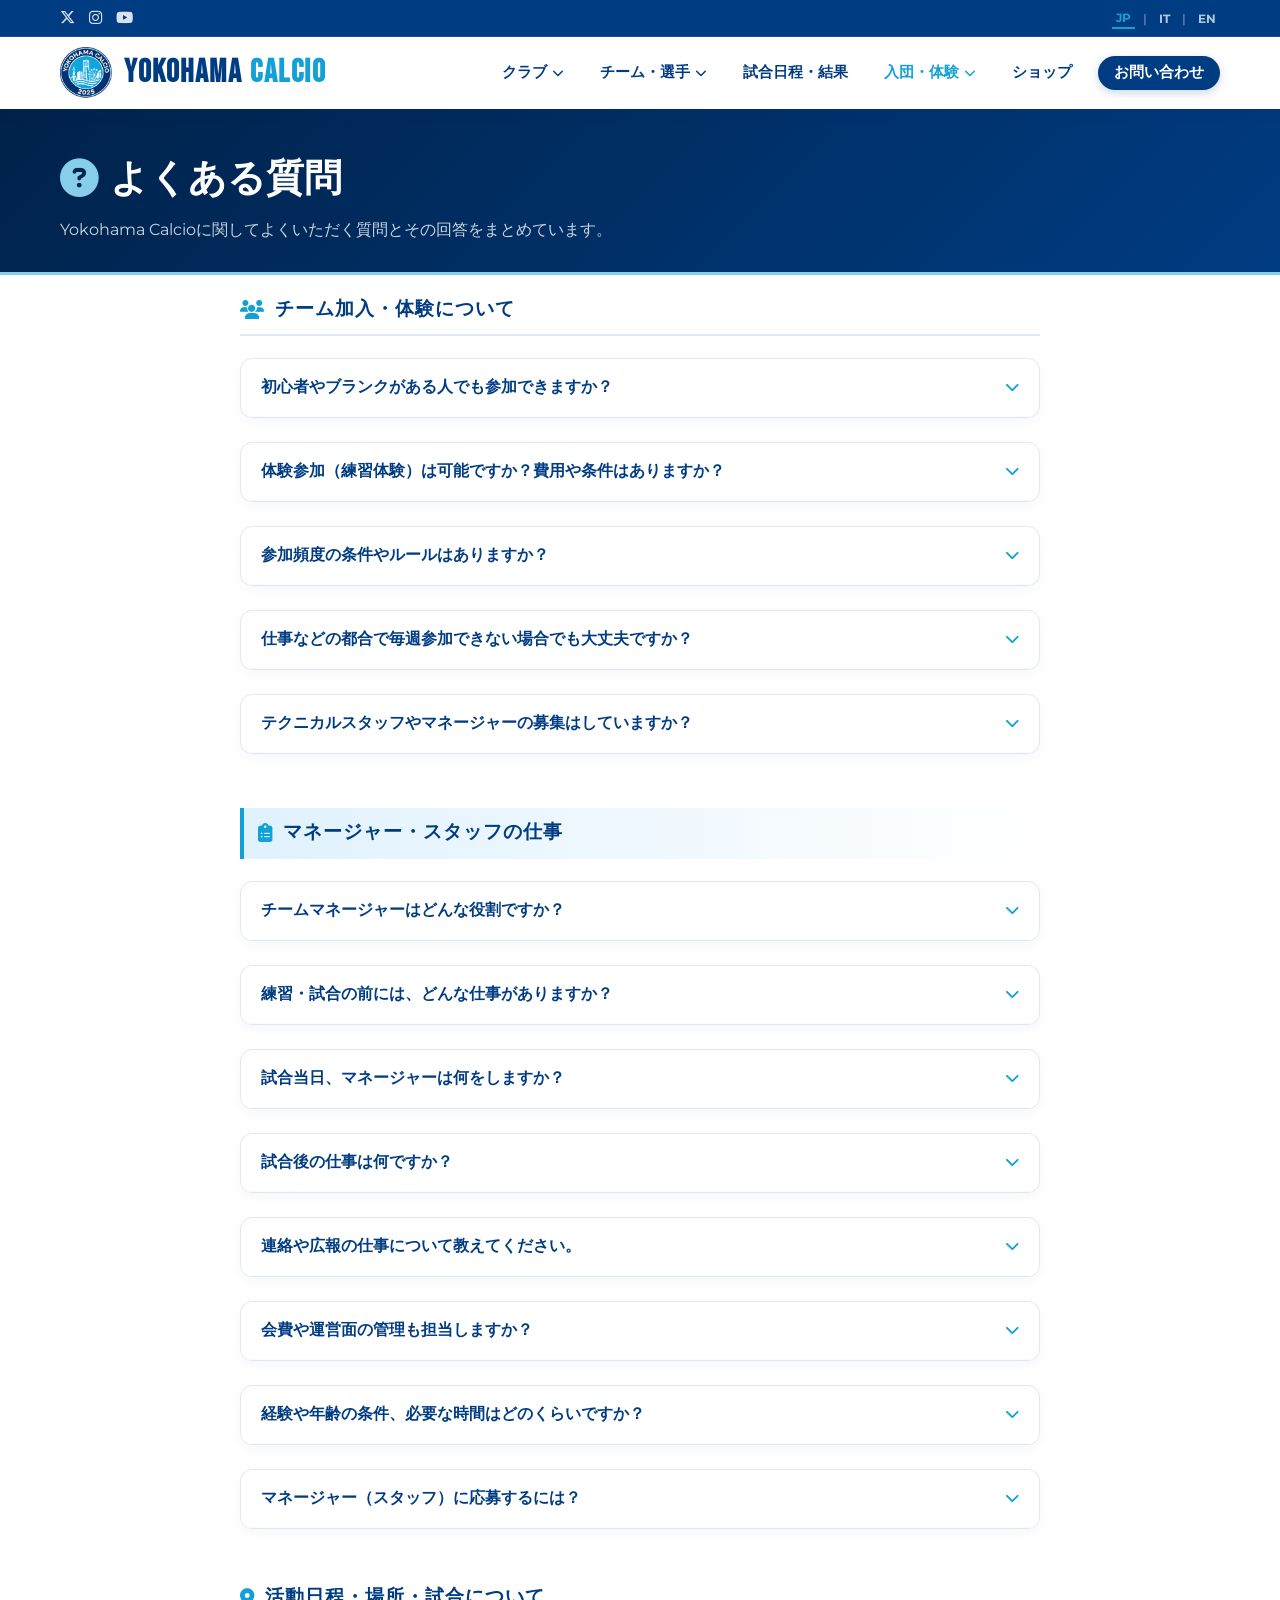
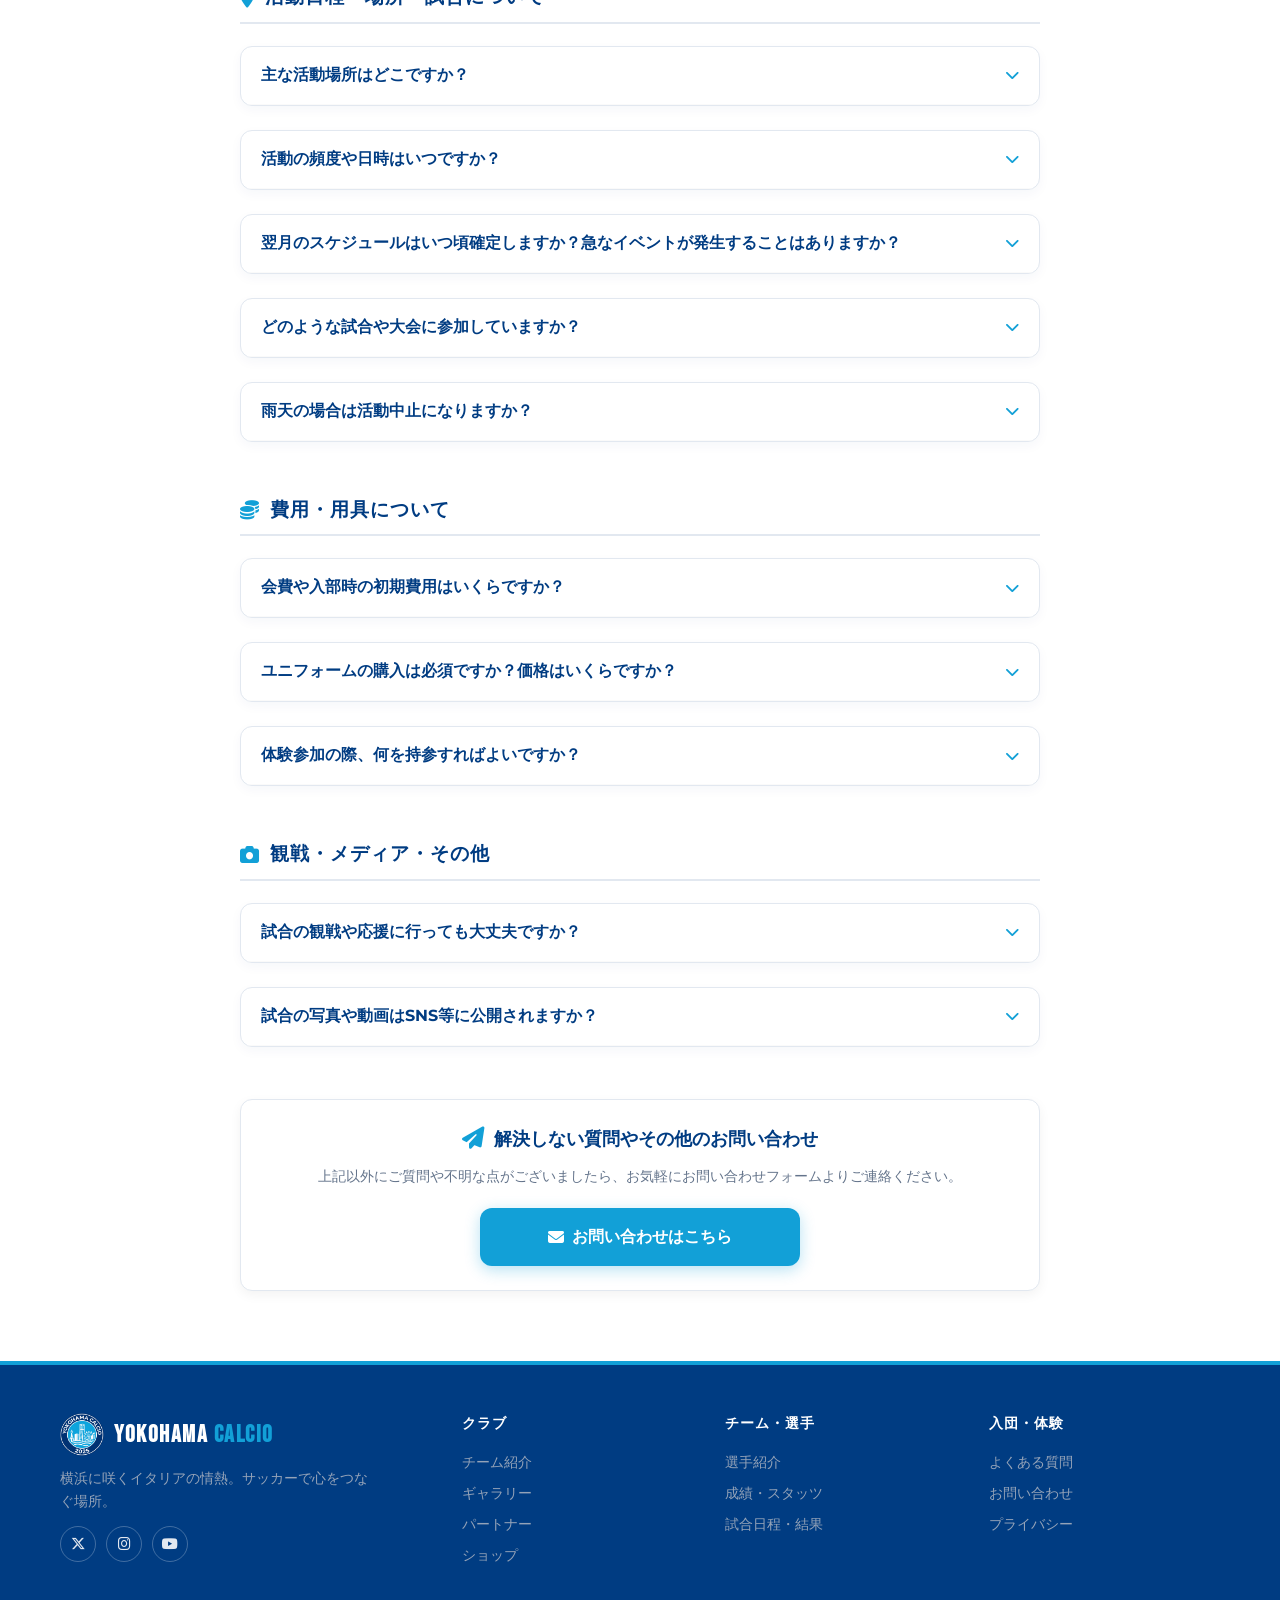
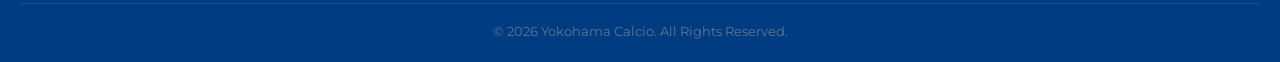
<file: faq.html>
<!DOCTYPE html>
<html lang="ja">
<head>
<meta charset="UTF-8">
<meta name="viewport" content="width=device-width, initial-scale=1.0">
<title>よくある質問 (FAQ) | Yokohama Calcio</title>
<meta name="description" content="Yokohama Calcio（ヨコハマ・カルチョ）に関するよくある質問（FAQ）一覧です。活動日程、費用、体験参加、スケジュール確定時期、マネージャー・スタッフの仕事内容などについてまとめています。">
<meta name="keywords" content="Yokohama Calcio, よくある質問, FAQ, 横浜 サッカーチーム, 活動日程, チームマネージャー, スタッフ募集">
<meta name="author" content="Yokohama Calcio">
<meta name="robots" content="index, follow">

<link rel="canonical" href="https://yokohamacalcio.com/faq.html">
<link rel="alternate" hreflang="ja" href="https://yokohamacalcio.com/faq.html">
<link rel="alternate" hreflang="it" href="https://yokohamacalcio.com/faq.html?lang=it">
<link rel="alternate" hreflang="en" href="https://yokohamacalcio.com/faq.html?lang=en">
<link rel="alternate" hreflang="x-default" href="https://yokohamacalcio.com/faq.html">

<meta property="og:type" content="website">
<meta property="og:url" content="https://yokohamacalcio.com/faq.html">
<meta property="og:title" content="よくある質問 (FAQ) | Yokohama Calcio">
<meta property="og:description" content="Yokohama Calcioに関するよくある質問とその回答一覧。">
<meta property="og:image" content="https://yokohamacalcio.com/immagini/logo.png?v=2">
<meta name="twitter:card" content="summary_large_image">
<meta name="twitter:title" content="よくある質問 (FAQ) | Yokohama Calcio">
<meta name="twitter:description" content="Yokohama Calcioに関するよくある質問とその回答一覧。">
<meta name="twitter:image" content="https://yokohamacalcio.com/immagini/logo.png?v=2">

<link rel="icon" href="./immagini/logo.png?v=2" type="image/png">
<link rel="apple-touch-icon" href="./immagini/logo.png?v=2">
<link rel="stylesheet" href="https://cdnjs.cloudflare.com/ajax/libs/font-awesome/6.5.0/css/all.min.css">
<link href="https://fonts.googleapis.com/css2?family=Bebas+Neue&family=Montserrat:wght@400;600;700;800&display=swap" rel="stylesheet">
<link rel="stylesheet" href="style.css">
<link rel="stylesheet" href="site-extras.css">
<script src="js/common.js"></script>

<style>
/* --- STILI ACCORDION FAQ --- */
.faq-accordion-wrapper { max-width: 800px; margin: 0 auto; display: flex; flex-direction: column; gap: 12px; }
.faq-category-title { font-size: 1.2rem; font-weight: 800; color: var(--dark-navy, #003c82); margin: 30px 0 10px 0; display: flex; align-items: center; gap: 10px; border-bottom: 2px solid #e2e8f0; padding-bottom: 8px; scroll-margin-top: 90px; }
.faq-category-title i { color: var(--primary-sky, #12A0D7); }
.faq-item { background: #ffffff; border-radius: 12px; border: 1px solid #e2e8f0; box-shadow: 0 4px 12px rgba(0, 60, 130, 0.04); overflow: hidden; transition: border-color 0.2s ease, box-shadow 0.2s ease; scroll-margin-top: 100px; }
.faq-item.active { border-color: var(--primary-sky, #87ceeb); box-shadow: 0 6px 18px rgba(0, 60, 130, 0.08); }
.faq-question { width: 100%; background: transparent; border: none; padding: 18px 20px; font-weight: 700; font-size: 0.98rem; color: var(--dark-navy, #003c82); cursor: pointer; display: flex; justify-content: space-between; align-items: center; text-align: left; gap: 12px; font-family: inherit; }
.faq-icon { color: var(--primary-sky, #12A0D7); transition: transform 0.3s ease; font-size: 0.9rem; flex-shrink: 0; }
.faq-item.active .faq-icon { transform: rotate(180deg); }
.faq-answer { max-height: 0; overflow: hidden; transition: max-height 0.3s cubic-bezier(0, 1, 0, 1), padding 0.3s ease; background: #fafafa; border-top: 1px dashed transparent; }
.faq-item.active .faq-answer { max-height: 900px; padding: 14px 20px 18px 20px; border-top-color: #e2e8f0; }
.faq-answer p, .faq-answer .faq-ans { margin: 0; color: #475569; font-size: 0.92rem; line-height: 1.6; }
.faq-answer ul { margin: 0; padding-left: 20px; } .faq-answer li { margin-bottom: 5px; }
.faq-answer a { color: var(--dark-navy, #003c82); font-weight: 700; text-underline-offset: 2px; }

/* sezione manager / staff evidenziata */
.faq-category-title.staff { background: linear-gradient(90deg, #e0f2fe, transparent); padding: 10px 14px; border: 0; border-left: 4px solid var(--primary-sky, #12A0D7); border-radius: 0 10px 10px 0; }

.contact-card { background: #ffffff; border-radius: 12px; padding: 24px; border: 1px solid #e2e8f0; box-shadow: 0 4px 12px rgba(0,0,0,0.05); text-align: center; margin: 40px auto 0; }
.contact-header { display: flex; align-items: center; justify-content: center; gap: 10px; margin-bottom: 12px; }
.contact-icon { font-size: 1.4rem; color: var(--primary-sky, #12A0D7); }
.contact-header h3 { font-size: 1.15rem; font-weight: 700; color: var(--dark-navy, #003c82); margin: 0; }
.contact-desc { font-size: 0.9rem; color: #64748b; margin-bottom: 20px; }

@media (max-width: 600px) {
  .faq-category-title { font-size: 1.1rem !important; line-height: 1.3 !important; }
  .faq-question { padding: 14px 16px !important; font-size: 0.9rem !important; }
  .faq-answer p, .faq-answer .faq-ans { font-size: 0.85rem !important; }
}
</style>
</head>
<body>

<script>YC.mountHeader('faq')</script>

<section class="page-hero">
  <div class="container">
    <h1><i class="fas fa-question-circle"></i> <span data-i18n="faq.title">よくある質問</span></h1>
    <p data-i18n="faq.intro">Yokohama Calcioに関してよくいただく質問とその回答をまとめています。</p>
  </div>
</section>

<main class="section faq-page-section" style="padding-top: 20px;">
    <div class="container">
        <div class="faq-accordion-wrapper">

            <!-- CATEGORIA 1: JOINING & TRIAL -->
            <h3 class="faq-category-title" id="cat-join"><i class="fas fa-users"></i> <span data-i18n="faq.cat_join">チーム加入・体験について</span></h3>

            <div class="faq-item">
                <button class="faq-question" aria-expanded="false"><span data-i18n="faq.q1">初心者やブランクがある人でも参加できますか？</span><i class="fas fa-chevron-down faq-icon"></i></button>
                <div class="faq-answer"><p data-i18n="faq.a1">完全な初心者（未経験者）の募集は行っておりませんが、過去にサッカー経験がありブランクがある方は大歓迎です！なお、募集対象年齢は18歳〜40歳となっております。</p></div>
            </div>

            <div class="faq-item">
                <button class="faq-question" aria-expanded="false"><span data-i18n="faq.q2">体験参加（練習体験）は可能ですか？費用や条件はありますか？</span><i class="fas fa-chevron-down faq-icon"></i></button>
                <div class="faq-answer"><p data-i18n="faq.a2">はい、入部前に3回の体験参加（必須）をお願いしております。体験参加費は1回につき500円です。チームの雰囲気やレベルを確認していただくための期間となります。</p></div>
            </div>

            <div class="faq-item">
                <button class="faq-question" aria-expanded="false"><span data-i18n="faq.q3">参加頻度の条件やルールはありますか？</span><i class="fas fa-chevron-down faq-icon"></i></button>
                <div class="faq-answer"><p data-i18n="faq.q3_ans">チームの連携や活動維持のため、月に2回以上の参加をお願いしております。</p></div>
            </div>

            <div class="faq-item">
                <button class="faq-question" aria-expanded="false"><span data-i18n="faq.q10">仕事などの都合で毎週参加できない場合でも大丈夫ですか？</span><i class="fas fa-chevron-down faq-icon"></i></button>
                <div class="faq-answer"><p data-i18n="faq.a10">はい、問題ありません。月2回以上の参加を目安とし、事前に出欠連絡（出欠管理ツールを使用）を出していただければ個人のスケジュールに合わせて活動いただけます。</p></div>
            </div>

            <div class="faq-item" id="staff-recruiting">
                <button class="faq-question" aria-expanded="false"><span data-i18n="faq.q9">テクニカルスタッフやマネージャーの募集はしていますか？</span><i class="fas fa-chevron-down faq-icon"></i></button>
                <div class="faq-answer"><p data-i18n="faq.a9">はい、大歓迎です！マッチアナリスト（データ分析）やフィジカル・GKコーチなどのテクニカルスタッフ、チーム運営を支えるマネージャーを幅広く募集しています。</p></div>
            </div>

            <!-- CATEGORIA 2 (NUOVA): MANAGER & STAFF -->
            <h3 class="faq-category-title staff" id="cat-staff"><i class="fas fa-clipboard-list"></i> <span data-i18n="faq.cat_staff">マネージャー・スタッフの仕事</span></h3>

            <div class="faq-item" id="m1">
                <button class="faq-question" aria-expanded="false"><span data-i18n="faq.m1_q">チームマネージャーはどんな役割ですか？</span><i class="fas fa-chevron-down faq-icon"></i></button>
                <div class="faq-answer"><div class="faq-ans" data-i18n="faq.m1_a">選手がプレーに集中できるよう、ピッチの外でチーム運営を支えるスタッフです。練習・試合の準備、連絡調整、記録、広報などを担当します。サッカーの経験は必要ありません。</div></div>
            </div>

            <div class="faq-item" id="m2">
                <button class="faq-question" aria-expanded="false"><span data-i18n="faq.m2_q">練習・試合の前には、どんな仕事がありますか？</span><i class="fas fa-chevron-down faq-icon"></i></button>
                <div class="faq-answer"><div class="faq-ans" data-i18n="faq.m2_a"><ul><li>練習日程・会場・集合時間の確認と共有</li><li>出欠管理ツールでの出欠の取りまとめ</li><li>対戦相手・会場との連絡調整</li><li>ボール、ビブス、救急用品などの用具の準備</li></ul></div></div>
            </div>

            <div class="faq-item" id="m3">
                <button class="faq-question" aria-expanded="false"><span data-i18n="faq.m3_q">試合当日、マネージャーは何をしますか？</span><i class="fas fa-chevron-down faq-icon"></i></button>
                <div class="faq-answer"><div class="faq-ans" data-i18n="faq.m3_a"><ul><li>対戦チームの受け入れと当日の進行確認</li><li>メンバー表の最終確認</li><li>得点者・アシスト・カード・交代などの記録</li><li>写真・動画の撮影（SNS用）と用具の管理</li></ul></div></div>
            </div>

            <div class="faq-item" id="m4">
                <button class="faq-question" aria-expanded="false"><span data-i18n="faq.m4_q">試合後の仕事は何ですか？</span><i class="fas fa-chevron-down faq-icon"></i></button>
                <div class="faq-answer"><div class="faq-ans" data-i18n="faq.m4_a"><ul><li>結果・得点者などの記録を共有し、サイトの成績に反映</li><li>対戦相手へのお礼の連絡</li><li>写真やレポートのSNS投稿</li><li>用具の片付けと、試合後の懇親会（サードタイム）の調整</li></ul></div></div>
            </div>

            <div class="faq-item" id="m5">
                <button class="faq-question" aria-expanded="false"><span data-i18n="faq.m5_q">連絡や広報の仕事について教えてください。</span><i class="fas fa-chevron-down faq-icon"></i></button>
                <div class="faq-answer"><div class="faq-ans" data-i18n="faq.m5_a">招集のお知らせや日程連絡はチーム内の連絡ツール（LINE / 連絡アプリ）で行い、公式SNS（Instagram・X・YouTube）でクラブの活動を発信します。お問い合わせフォームへの返信（通常24〜48時間以内）も大切な仕事です。</div></div>
            </div>

            <div class="faq-item" id="m6">
                <button class="faq-question" aria-expanded="false"><span data-i18n="faq.m6_q">会費や運営面の管理も担当しますか？</span><i class="fas fa-chevron-down faq-icon"></i></button>
                <div class="faq-answer"><div class="faq-ans" data-i18n="faq.m6_a">体験参加費や月会費の集金・記録、経費の把握など、運営面のサポートも含まれます。クラブの責任者と一緒に進めるため、一人で抱え込む必要はありません。</div></div>
            </div>

            <div class="faq-item" id="m7">
                <button class="faq-question" aria-expanded="false"><span data-i18n="faq.m7_q">経験や年齢の条件、必要な時間はどのくらいですか？</span><i class="fas fa-chevron-down faq-icon"></i></button>
                <div class="faq-answer"><div class="faq-ans" data-i18n="faq.m7_a">サッカー経験は不要で、応募は18歳以上が対象です。関わり方は希望とご都合に合わせて相談します。お問い合わせフォームに、やってみたい内容をご記入ください。</div></div>
            </div>

            <div class="faq-item" id="m8">
                <button class="faq-question" aria-expanded="false"><span data-i18n="faq.m8_q">マネージャー（スタッフ）に応募するには？</span><i class="fas fa-chevron-down faq-icon"></i></button>
                <div class="faq-answer"><div class="faq-ans" data-i18n="faq.m8_a"><a href="contact.html?type=staff#training">お問い合わせフォーム</a>で「スタッフ応募」を選び、希望の役職と、お会いしたい練習日（1〜3日）を選択してください。通常24〜48時間以内にご連絡します。</div></div>
            </div>

            <!-- CATEGORIA 3: SCHEDULE & LOCATION -->
            <h3 class="faq-category-title" id="cat-schedule"><i class="fas fa-map-marker-alt"></i> <span data-i18n="faq.cat_schedule">活動日程・場所・試合について</span></h3>

            <div class="faq-item">
                <button class="faq-question" aria-expanded="false"><span data-i18n="faq.q4">主な活動場所はどこですか？</span><i class="fas fa-chevron-down faq-icon"></i></button>
                <div class="faq-answer"><p data-i18n="faq.a4">固定の専用グラウンドはありません。主に横浜市内の公共グラウンド（市営グラウンド等）や、学校のグラウンド・施設をお借りして活動しています。</p></div>
            </div>

            <div class="faq-item">
                <button class="faq-question" aria-expanded="false"><span data-i18n="faq.q5">活動の頻度や日時はいつですか？</span><i class="fas fa-chevron-down faq-icon"></i></button>
                <div class="faq-answer"><p data-i18n="faq.a5">主に日曜日をメインに活動しておりますが、土曜日に活動を行うこともあります。</p></div>
            </div>

            <div class="faq-item">
                <button class="faq-question" aria-expanded="false"><span data-i18n="faq.q16">翌月のスケジュールはいつ頃確定しますか？急なイベントが発生することはありますか？</span><i class="fas fa-chevron-down faq-icon"></i></button>
                <div class="faq-answer"><p data-i18n="faq.a16">翌月の練習・試合スケジュールは、グラウンド抽選や対戦相手との調整を経て毎月25日以降に確定・発表されます。<br>なお、グラウンドのキャンセルの空き枠獲得や急遽決まる練習試合などにより、直前・短期間の通知でイベントが追加される場合もありますのでご了承ください。</p></div>
            </div>

            <div class="faq-item">
                <button class="faq-question" aria-expanded="false"><span data-i18n="faq.q12">どのような試合や大会に参加していますか？</span><i class="fas fa-chevron-down faq-icon"></i></button>
                <div class="faq-answer"><p data-i18n="faq.a12">主に横浜市周辺のチームとの対外試合（練習試合）を中心に活動しています。また、時期に応じて地域カップ戦やワンデイ大会等にも積極的に参加しています。</p></div>
            </div>

            <div class="faq-item">
                <button class="faq-question" aria-expanded="false"><span data-i18n="faq.q13">雨天の場合は活動中止になりますか？</span><i class="fas fa-chevron-down faq-icon"></i></button>
                <div class="faq-answer"><p data-i18n="faq.a13">雨天やグラウンド状態が不良の場合は中止となります。中止の判断は、活動開始の2〜3時間前までにチーム内の連絡ツール（LINE / 連絡アプリ）にて通知します。</p></div>
            </div>

            <!-- CATEGORIA 4: FEES & EQUIPMENT -->
            <h3 class="faq-category-title" id="cat-fees"><i class="fas fa-coins"></i> <span data-i18n="faq.cat_fees">費用・用具について</span></h3>

            <div class="faq-item">
                <button class="faq-question" aria-expanded="false"><span data-i18n="faq.q6">会費や入部時の初期費用はいくらですか？</span><i class="fas fa-chevron-down faq-icon"></i></button>
                <div class="faq-answer"><p data-i18n="faq.a6">月額会費は2,000円です（毎月20日に翌月分をお支払いいただきます）。<br>なお、入部初月のみ月額会費（2,000円）に加えて、運営費2,000円およびスポーツ保険料2,000円（合計6,000円）をお支払いいただきます。</p></div>
            </div>

            <div class="faq-item">
                <button class="faq-question" aria-expanded="false"><span data-i18n="faq.q7">ユニフォームの購入は必須ですか？価格はいくらですか？</span><i class="fas fa-chevron-down faq-icon"></i></button>
                <div class="faq-answer"><p data-i18n="faq.a7">はい、正式加入時にユニフォームの購入は必須となります。ホーム・アウェイ・練習着の3点セット（フルキット）で18,000円です。</p></div>
            </div>

            <div class="faq-item">
                <button class="faq-question" aria-expanded="false"><span data-i18n="faq.q11">体験参加の際、何を持参すればよいですか？</span><i class="fas fa-chevron-down faq-icon"></i></button>
                <div class="faq-answer"><p data-i18n="faq.a11">動きやすいサッカーウェア（運動着）、サッカーシューズ（またはトレシュー）、すね当て（シンガード）、飲料水、体験参加費（500円）をご持参ください。</p></div>
            </div>

            <!-- CATEGORIA 5: SPECTATORS & MEDIA -->
            <h3 class="faq-category-title" id="cat-media"><i class="fas fa-camera"></i> <span data-i18n="faq.cat_media">観戦・メディア・その他</span></h3>

            <div class="faq-item">
                <button class="faq-question" aria-expanded="false"><span data-i18n="faq.q14">試合の観戦や応援に行っても大丈夫ですか？</span><i class="fas fa-chevron-down faq-icon"></i></button>
                <div class="faq-answer"><p data-i18n="faq.a14">もちろんです！ご家族やご友人、ファンの方々の観戦は大歓迎です。ぜひ会場にお越しいただき、チームへの熱いご声援をお願いします。</p></div>
            </div>

            <div class="faq-item">
                <button class="faq-question" aria-expanded="false"><span data-i18n="faq.q15">試合の写真や動画はSNS等に公開されますか？</span><i class="fas fa-chevron-down faq-icon"></i></button>
                <div class="faq-answer"><p data-i18n="faq.a15">はい、活動の様子は広報のため公式SNS（Instagram、X、YouTube）に写真やハイライト動画を掲載する場合があります。顔出しNG等がある場合は事前にご相談いただけます。</p></div>
            </div>

        </div>

        <div class="contact-card" style="max-width: 800px;">
            <div class="contact-header">
                <i class="fas fa-paper-plane contact-icon"></i>
                <h3 data-i18n="faq.other_questions">解決しない質問やその他のお問い合わせ</h3>
            </div>
            <p class="contact-desc" data-i18n="faq.other_desc">上記以外にご質問や不明な点がございましたら、お気軽にお問い合わせフォームよりご連絡ください。</p>
            <a href="contact.html" class="google-form-btn" style="display: inline-flex; justify-content: center; align-items: center; max-width: 320px; margin: 0 auto; gap: 8px;">
                <i class="fas fa-envelope"></i> <span data-i18n="faq.btn_contact">お問い合わせはこちら</span>
            </a>
        </div>
    </div>
</main>

<script>YC.mountFooter()</script>

<script>
YC.register({
  ja: {
    "faq.title": "よくある質問",
    "faq.intro": "Yokohama Calcioに関してよくいただく質問とその回答をまとめています。",
    "faq.cat_join": "チーム加入・体験について",
    "faq.q1": "初心者やブランクがある人でも参加できますか？",
    "faq.a1": "完全な初心者（未経験者）の募集は行っておりませんが、過去にサッカー経験がありブランクがある方は大歓迎です！なお、募集対象年齢は18歳〜40歳となっております。",
    "faq.q2": "体験参加（練習体験）は可能ですか？費用や条件はありますか？",
    "faq.a2": "はい、入部前に3回の体験参加（必須）をお願いしております。体験参加費は1回につき500円です。チームの雰囲気やレベルを確認していただくための期間となります。",
    "faq.q3": "参加頻度の条件やルールはありますか？",
    "faq.q3_ans": "チームの連携や活動維持のため、月に2回以上の参加をお願いしております。",
    "faq.q10": "仕事などの都合で毎週参加できない場合でも大丈夫ですか？",
    "faq.a10": "はい、問題ありません。月2回以上の参加を目安とし、事前に出欠連絡（出欠管理ツールを使用）を出していただければ個人のスケジュールに合わせて活動いただけます。",
    "faq.q9": "テクニカルスタッフやマネージャーの募集はしていますか？",
    "faq.a9": "はい、大歓迎です！マッチアナリスト（データ分析）やフィジカル・GKコーチなどのテクニカルスタッフ、チーム運営を支えるマネージャーを幅広く募集しています。",

    "faq.cat_staff": "マネージャー・スタッフの仕事",
    "faq.m1_q": "チームマネージャーはどんな役割ですか？",
    "faq.m1_a": "選手がプレーに集中できるよう、ピッチの外でチーム運営を支えるスタッフです。練習・試合の準備、連絡調整、記録、広報などを担当します。サッカーの経験は必要ありません。",
    "faq.m2_q": "練習・試合の前には、どんな仕事がありますか？",
    "faq.m2_a": "<ul><li>練習日程・会場・集合時間の確認と共有</li><li>出欠管理ツールでの出欠の取りまとめ</li><li>対戦相手・会場との連絡調整</li><li>ボール、ビブス、救急用品などの用具の準備</li></ul>",
    "faq.m3_q": "試合当日、マネージャーは何をしますか？",
    "faq.m3_a": "<ul><li>対戦チームの受け入れと当日の進行確認</li><li>メンバー表の最終確認</li><li>得点者・アシスト・カード・交代などの記録</li><li>写真・動画の撮影（SNS用）と用具の管理</li></ul>",
    "faq.m4_q": "試合後の仕事は何ですか？",
    "faq.m4_a": "<ul><li>結果・得点者などの記録を共有し、サイトの成績に反映</li><li>対戦相手へのお礼の連絡</li><li>写真やレポートのSNS投稿</li><li>用具の片付けと、試合後の懇親会（サードタイム）の調整</li></ul>",
    "faq.m5_q": "連絡や広報の仕事について教えてください。",
    "faq.m5_a": "招集のお知らせや日程連絡はチーム内の連絡ツール（LINE / 連絡アプリ）で行い、公式SNS（Instagram・X・YouTube）でクラブの活動を発信します。お問い合わせフォームへの返信（通常24〜48時間以内）も大切な仕事です。",
    "faq.m6_q": "会費や運営面の管理も担当しますか？",
    "faq.m6_a": "体験参加費や月会費の集金・記録、経費の把握など、運営面のサポートも含まれます。クラブの責任者と一緒に進めるため、一人で抱え込む必要はありません。",
    "faq.m7_q": "経験や年齢の条件、必要な時間はどのくらいですか？",
    "faq.m7_a": "サッカー経験は不要で、応募は18歳以上が対象です。関わり方は希望とご都合に合わせて相談します。お問い合わせフォームに、やってみたい内容をご記入ください。",
    "faq.m8_q": "マネージャー（スタッフ）に応募するには？",
    "faq.m8_a": "<a href=\"contact.html?type=staff#training\">お問い合わせフォーム</a>で「スタッフ応募」を選び、希望の役職と、お会いしたい練習日（1〜3日）を選択してください。通常24〜48時間以内にご連絡します。",

    "faq.cat_schedule": "活動日程・場所・試合について",
    "faq.q4": "主な活動場所はどこですか？",
    "faq.a4": "固定の専用グラウンドはありません。主に横浜市内の公共グラウンド（市営グラウンド等）や、学校のグラウンド・施設をお借りして活動しています。",
    "faq.q5": "活動の頻度や日時はいつですか？",
    "faq.a5": "主に日曜日をメインに活動しておりますが、土曜日に活動を行うこともあります。",
    "faq.q16": "翌月のスケジュールはいつ頃確定しますか？急なイベントが発生することはありますか？",
    "faq.a16": "翌月の練習・試合スケジュールは、グラウンド抽選や対戦相手との調整を経て毎月25日以降に確定・発表されます。<br>なお、グラウンドのキャンセルの空き枠獲得や急遽決まる練習試合などにより、直前・短期間の通知でイベントが追加される場合もありますのでご了承ください。",
    "faq.q12": "どのような試合や大会に参加していますか？",
    "faq.a12": "主に横浜市周辺のチームとの対外試合（練習試合）を中心に活動しています。また、時期に応じて地域カップ戦やワンデイ大会等にも積極的に参加しています。",
    "faq.q13": "雨天の場合は活動中止になりますか？",
    "faq.a13": "雨天やグラウンド状態が不良の場合は中止となります。中止の判断は、活動開始の2〜3時間前までにチーム内の連絡ツール（LINE / 連絡アプリ）にて通知します。",

    "faq.cat_fees": "費用・用具について",
    "faq.q6": "会費や入部時の初期費用はいくらですか？",
    "faq.a6": "月額会費は2,000円です（毎月20日に翌月分をお支払いいただきます）。<br>なお、入部初月のみ月額会費（2,000円）に加えて、運営費2,000円およびスポーツ保険料2,000円（合計6,000円）をお支払いいただきます。",
    "faq.q7": "ユニフォームの購入は必須ですか？価格はいくらですか？",
    "faq.a7": "はい、正式加入時にユニフォームの購入は必須となります。ホーム・アウェイ・練習着の3点セット（フルキット）で15,000円です。",
    "faq.q11": "体験参加の際、何を持参すればよいですか？",
    "faq.a11": "動きやすいサッカーウェア（運動着）、サッカーシューズ（またはトレシュー）、すね当て（シンガード）、飲料水、体験参加費（500円）をご持参ください。",

    "faq.cat_media": "観戦・メディア・その他",
    "faq.q14": "試合の観戦や応援に行っても大丈夫ですか？",
    "faq.a14": "もちろんです！ご家族やご友人、ファンの方々の観戦は大歓迎です。ぜひ会場にお越しいただき、チームへの熱いご声援をお願いします。",
    "faq.q15": "試合の写真や動画はSNS等に公開されますか？",
    "faq.a15": "はい、活動の様子は広報のため公式SNS（Instagram、X、YouTube）に写真やハイライト動画を掲載する場合があります。顔出しNG等がある場合は事前にご相談いただけます。",

    "faq.other_questions": "解決しない質問やその他のお問い合わせ",
    "faq.other_desc": "上記以外にご質問や不明な点がございましたら、お気軽にお問い合わせフォームよりご連絡ください。",
    "faq.btn_contact": "お問い合わせはこちら"
  },
  it: {
    "faq.title": "Domande Frequenti (FAQ)",
    "faq.intro": "Ecco le risposte alle domande più frequenti riguardo lo Yokohama Calcio.",
    "faq.cat_join": "Unirsi alla Squadra & Prove",
    "faq.q1": "Posso partecipare se sono un principiante o non gioco da tempo?",
    "faq.a1": "Non reclutiamo principianti assoluti, ma chi ha già esperienza di calcio ed è fermo da tempo è il benvenuto! L'età richiesta è compresa tra 18 e 40 anni.",
    "faq.q2": "È possibile fare una prova? Quali sono i costi e le condizioni?",
    "faq.a2": "Sì, richiediamo obbligatoriamente 3 allenamenti di prova prima dell'iscrizione. Il costo è di 500 yen a prova per valutare il livello e l'ambiente di squadra.",
    "faq.q3": "Ci sono regole o requisiti sulla frequenza di partecipazione?",
    "faq.q3_ans": "Per garantire l'affiatamento e la continuità del gruppo, richiediamo di partecipare ad almeno 2 sessioni al mese.",
    "faq.q10": "Posso partecipare anche se non riesco a garantire la presenza ogni settimana?",
    "faq.a10": "Sì, nessun problema! L'importante è rispettare il requisito di almeno 2 presenze al mese e confermare la disponibilità in anticipo tramite l'app di gestione presenze.",
    "faq.q9": "Cercate ruoli tecnici (Match Analyst, Preparatori) o Manager?",
    "faq.a9": "Sì, assolutamente! Siamo aperti a figure tecniche come Match Analyst, preparatori atletici/dei portieri e manager di campo o per la gestione del club.",

    "faq.cat_staff": "Manager e Staff: cosa si fa",
    "faq.m1_q": "Che ruolo ha il manager del club?",
    "faq.m1_a": "È lo staff che permette ai giocatori di concentrarsi sul gioco: si occupa di ciò che avviene fuori dal campo, dalla preparazione di allenamenti e partite alle comunicazioni, alla raccolta dei dati e alla promozione. Non serve aver giocato a calcio.",
    "faq.m2_q": "Quali compiti ci sono prima di allenamenti e partite?",
    "faq.m2_a": "<ul><li>Verificare e condividere date, campo e orario di ritrovo</li><li>Raccogliere le presenze tramite l'app di gestione presenze</li><li>Tenere i contatti con avversari e campo per le partite</li><li>Preparare palloni, pettorine e materiale di primo soccorso</li></ul>",
    "faq.m3_q": "Cosa fa il manager il giorno della partita?",
    "faq.m3_a": "<ul><li>Accogliere la squadra avversaria e seguire lo svolgimento della giornata</li><li>Verificare la lista dei convocati</li><li>Annotare marcatori, assist, cartellini e sostituzioni</li><li>Scattare foto e video per i social e gestire il materiale</li></ul>",
    "faq.m4_q": "E dopo la partita?",
    "faq.m4_a": "<ul><li>Condividere risultato e marcatori così da aggiornare le statistiche del sito</li><li>Ringraziare la squadra avversaria</li><li>Pubblicare foto e resoconto sui social</li><li>Riordinare il materiale e organizzare il terzo tempo</li></ul>",
    "faq.m5_q": "Come funzionano comunicazione e social?",
    "faq.m5_a": "Convocazioni e avvisi passano dagli strumenti di comunicazione interni (LINE / app), mentre i canali ufficiali (Instagram, X, YouTube) raccontano la vita del club. Rispondere ai messaggi del modulo contatti (di norma entro 24–48 ore) fa parte del lavoro.",
    "faq.m6_q": "Il manager segue anche quote e amministrazione?",
    "faq.m6_a": "Sì, in affiancamento al responsabile del club: raccolta e registro delle quote di prova e mensili, controllo delle spese. Non si lavora mai da soli.",
    "faq.m7_q": "Servono esperienza, un'età minima e quanto tempo richiede?",
    "faq.m7_a": "Non serve esperienza di calcio e l'età minima è 18 anni. L'impegno si concorda in base alla tua disponibilità: nel modulo indica cosa ti piacerebbe fare.",
    "faq.m8_q": "Come mi candido come manager o staff?",
    "faq.m8_a": "Dal <a href=\"contact.html?type=staff#training\">modulo contatti</a> scegli «Candidatura Staff», indica il ruolo desiderato e da 1 a 3 date di allenamento in cui conoscerci. Rispondiamo di norma entro 24–48 ore.",

    "faq.cat_schedule": "Orari, Campi & Partite",
    "faq.q4": "Dove vi allenate e giocate di solito?",
    "faq.a4": "Non abbiamo un campo fisso. Giochiamo principalmente nei campi pubblici della città di Yokohama e strutture scolastiche/sportive locali.",
    "faq.q5": "Quali sono i giorni e gli orari delle attività?",
    "faq.a5": "Ci alleniamo e giochiamo principalmente la domenica, con occasionali sessioni o amichevoli il sabato.",
    "faq.q16": "Quando viene definito il calendario mensile? Ci sono eventi organizzati con scarso preavviso?",
    "faq.a16": "Il calendario delle attività del mese successivo viene definito e comunicato a partire dal 25 di ogni mese, a seguito delle assegnazioni dei campi.<br>Tuttavia, in caso di prenotazioni straordinarie di campi o amichevoli concordate all'ultimo, potrebbero essere aggiunti eventi anche con breve preavviso.",
    "faq.q12": "Che tipo di partite e tornei disputate?",
    "faq.a12": "Organizziamo regolarmente amichevoli con altre squadre dell'area di Yokohama e partecipiamo a tornei locali o coppe amatoriali durante la stagione.",
    "faq.q13": "Cosa succede in caso di pioggia o maltempo?",
    "faq.a13": "In caso di pioggia o campo impraticabile l'attività viene annullata. La decisione viene comunicata nei gruppi interni della squadra 2-3 ore prima dell'inizio.",

    "faq.cat_fees": "Quote & Equipaggiamento",
    "faq.q6": "A quanto ammonta la quota mensile e la quota di iscrizione?",
    "faq.a6": "La quota mensile è di 2.000 yen (da versare il 20 di ogni mese per il mese successivo).<br>Solo per il primo mese di iscrizione, alla quota mensile si aggiungono 2.000 yen di gestione e 2.000 yen per l'assicurazione sportiva (Totale 6.000 yen).",
    "faq.q7": "L'acquisto del kit/divisa è obbligatorio? Quanto costa?",
    "faq.a7": "Sì, l'acquisto del kit ufficiale è obbligatorio al momento dell'iscrizione. Il set completo da 3 pezzi (Prima maglia, Seconda maglia, Kit allenamento) costa 15.000 yen.",
    "faq.q11": "Cosa devo portare per il mio primo allenamento di prova?",
    "faq.a11": "Porta con te abbigliamento sportivo, scarpe da calcio (o calcetto/turf), parastinchi (shin guards), una bottiglia d'acqua e la quota di prova di 500 yen.",

    "faq.cat_media": "Spettatori, Media & Privacy",
    "faq.q14": "È possibile venire a vedere le partite come spettatore?",
    "faq.a14": "Certamente! Familiari, amici e tifosi sono sempre i benvenuti a bordo campo per sostenere la squadra.",
    "faq.q15": "Le foto e i video delle partite vengono pubblicati sui social?",
    "faq.a15": "Sì, pubblichiamo foto e sintesi video sui nostri canali ufficiali (Instagram, X, YouTube). Chi ha specifiche esigenze di privacy può segnalarcelo preventivamente.",

    "faq.other_questions": "Hai altre domande non presenti in elenco?",
    "faq.other_desc": "Per qualsiasi altro dubbio o richiesta specifica, non esitare a contattarci compilando il nostro modulo.",
    "faq.btn_contact": "Invia un Messaggio"
  },
  en: {
    "faq.title": "Frequently Asked Questions",
    "faq.intro": "Find answers to the most common questions about Yokohama Calcio.",
    "faq.cat_join": "Joining & Trial Sessions",
    "faq.q1": "Can I join if I am a beginner or haven't played in a while?",
    "faq.a1": "We do not recruit complete beginners, but players with past football experience returning from a break are very welcome! Target age is 18 to 40 years old.",
    "faq.q2": "Is a trial session available? What are the costs and conditions?",
    "faq.a2": "Yes, we require 3 trial sessions (mandatory) before joining. The trial fee is 500 yen per session so you can evaluate the team atmosphere and level.",
    "faq.q3": "Are there requirements regarding attendance frequency?",
    "faq.q3_ans": "To maintain team cohesion and activity, we ask members to attend at least twice a month.",
    "faq.q10": "Can I join if I cannot guarantee attendance every week?",
    "faq.a10": "Yes, absolutely! As long as you meet the minimum requirement of twice a month and update your availability in advance, you can participate according to your schedule.",
    "faq.q9": "Are you recruiting Technical Staff (Match Analyst, Coaches) or Managers?",
    "faq.a9": "Yes, absolutely! We are open to technical roles such as Match Analysts, fitness/GK coaches, as well as team managers.",

    "faq.cat_staff": "Manager & Staff Duties",
    "faq.m1_q": "What does the club's team manager do?",
    "faq.m1_a": "The manager is the staff member who lets players focus on the game by running everything off the pitch: preparing sessions and matches, communication, record-keeping and promotion. No football experience is needed.",
    "faq.m2_q": "What tasks come before training sessions and matches?",
    "faq.m2_a": "<ul><li>Checking and sharing dates, venue and meet-up time</li><li>Collecting attendance through the attendance tool</li><li>Coordinating with opponents and the venue for matches</li><li>Preparing balls, bibs and first-aid supplies</li></ul>",
    "faq.m3_q": "What does the manager do on match day?",
    "faq.m3_a": "<ul><li>Welcoming the opposing team and keeping the day on schedule</li><li>Double-checking the squad list</li><li>Recording scorers, assists, cards and substitutions</li><li>Taking photos and video for social media and looking after equipment</li></ul>",
    "faq.m4_q": "What happens after the match?",
    "faq.m4_a": "<ul><li>Sharing the result and scorers so the website stats can be updated</li><li>Thanking the opposing team</li><li>Posting photos and a short report on social media</li><li>Packing up equipment and organising the post-match get-together</li></ul>",
    "faq.m5_q": "What about communication and social media?",
    "faq.m5_a": "Squad announcements and schedule updates go through the team's communication tools (LINE / app), while the official channels (Instagram, X, YouTube) show the club's activities. Replying to contact-form messages (usually within 24–48 hours) is also part of the job.",
    "faq.m6_q": "Does the manager also handle fees and administration?",
    "faq.m6_a": "Yes, alongside the club lead: collecting and recording trial and monthly fees and keeping track of expenses. You are never working alone.",
    "faq.m7_q": "What experience, age and time commitment are needed?",
    "faq.m7_a": "No football experience is required and applicants must be 18 or older. The level of involvement is agreed around your availability, so tell us in the form what you would like to do.",
    "faq.m8_q": "How do I apply as a manager or staff member?",
    "faq.m8_a": "In the <a href=\"contact.html?type=staff#training\">contact form</a> choose “Staff application”, pick your preferred role and 1 to 3 training dates to meet us. We usually reply within 24–48 hours.",

    "faq.cat_schedule": "Schedule, Locations & Matches",
    "faq.q4": "Where do you usually practice and play?",
    "faq.a4": "We do not have a dedicated home field. We mainly use public grounds and school facilities within Yokohama City.",
    "faq.q5": "When do activities take place?",
    "faq.a5": "Our activities are mainly scheduled on Sundays, with occasional sessions on Saturdays.",
    "faq.q16": "When is the monthly schedule confirmed? Are there short-notice events?",
    "faq.a16": "The upcoming month's training and match schedule is finalized and published from the 25th of each month.<br>Please note that occasional short-notice events may be added due to last-minute field openings or newly arranged friendly matches.",
    "faq.q12": "What kind of matches or tournaments do you participate in?",
    "faq.a12": "We regularly organize friendly matches against local teams in Yokohama and enter regional amateur tournaments and cup games during the season.",
    "faq.q13": "What happens in case of rain or bad weather?",
    "faq.a13": "Activities are canceled in case of heavy rain or unplayable field conditions. Cancellations are communicated via our team app 2–3 hours before start time.",

    "faq.cat_fees": "Fees & Equipment",
    "faq.q6": "How much is the monthly fee and initial registration fee?",
    "faq.a6": "The monthly membership fee is 2,000 yen (paid on the 20th for the upcoming month).<br>For the first month only, a 2,000 yen management fee and 2,000 yen sports insurance fee are added (Total 6,000 yen).",
    "faq.q7": "Is buying the uniform mandatory? How much does it cost?",
    "faq.a7": "Yes, purchasing the uniform kit is required upon joining. The full 3-piece set (Home, Away, Training) costs 15,000 yen.",
    "faq.q11": "What should I bring to my first trial session?",
    "faq.a11": "Please bring sportswear, football boots (or turf shoes), shin guards, drinking water, and the 500 yen trial fee.",

    "faq.cat_media": "Spectators, Media & Privacy",
    "faq.q14": "Can spectators or supporters come to watch the matches?",
    "faq.a14": "Absolutely! Friends, family, and supporters are always welcome on the sidelines to cheer for the team.",
    "faq.q15": "Are match photos and videos posted on social media?",
    "faq.a15": "Yes, photos and video highlights are published on our official social media (Instagram, X, YouTube). Please inform us in advance if you have privacy preferences.",

    "faq.other_questions": "Have a question not answered here?",
    "faq.other_desc": "If you have any other questions, feel free to reach out to us via our contact form.",
    "faq.btn_contact": "Contact Us Here"
  }
});

YC.boot({
  title: {
    ja: "よくある質問 (FAQ) | Yokohama Calcio",
    it: "Domande Frequenti (FAQ) | Yokohama Calcio",
    en: "Frequently Asked Questions (FAQ) | Yokohama Calcio"
  }
});

/* ACCORDION: un elemento aperto alla volta, con aria-expanded */
function openItem(item, on) {
  item.classList.toggle('active', on);
  const b = item.querySelector('.faq-question'); if (b) b.setAttribute('aria-expanded', on ? 'true' : 'false');
}
document.addEventListener('click', e => {
  const btn = e.target.closest('.faq-question'); if (!btn) return;
  const item = btn.closest('.faq-item'), was = item.classList.contains('active');
  document.querySelectorAll('.faq-item').forEach(i => openItem(i, false));
  if (!was) openItem(item, true);
});

/* link diretti: faq.html#m1 apre la domanda; faq.html#cat-staff scorre alla sezione */
function goHash() {
  const id = decodeURIComponent(location.hash.slice(1)); if (!id) return;
  const el = document.getElementById(id); if (!el) return;
  if (el.classList.contains('faq-item')) { document.querySelectorAll('.faq-item').forEach(i => openItem(i, false)); openItem(el, true); }
  setTimeout(() => el.scrollIntoView({ behavior: 'smooth', block: el.classList.contains('faq-item') ? 'center' : 'start' }), 120);
}
window.addEventListener('hashchange', goHash);

/* dati strutturati FAQPage generati dal testo visibile, nella lingua attiva */
function renderLd() {
  const items = [...document.querySelectorAll('.faq-item')].map(it => ({
    '@type': 'Question',
    name: it.querySelector('.faq-question span').textContent.trim(),
    acceptedAnswer: { '@type': 'Answer', text: it.querySelector('.faq-answer').innerHTML.trim() }
  }));
  let el = document.getElementById('faqLd');
  if (!el) { el = document.createElement('script'); el.type = 'application/ld+json'; el.id = 'faqLd'; document.head.appendChild(el); }
  el.textContent = JSON.stringify({ '@context': 'https://schema.org', '@type': 'FAQPage', inLanguage: YC.lang(), mainEntity: items });
}
let first = true;
document.addEventListener('yc:langchange', () => { renderLd(); if (first) { first = false; goHash(); } });
</script>
</body>
</html>
</file>
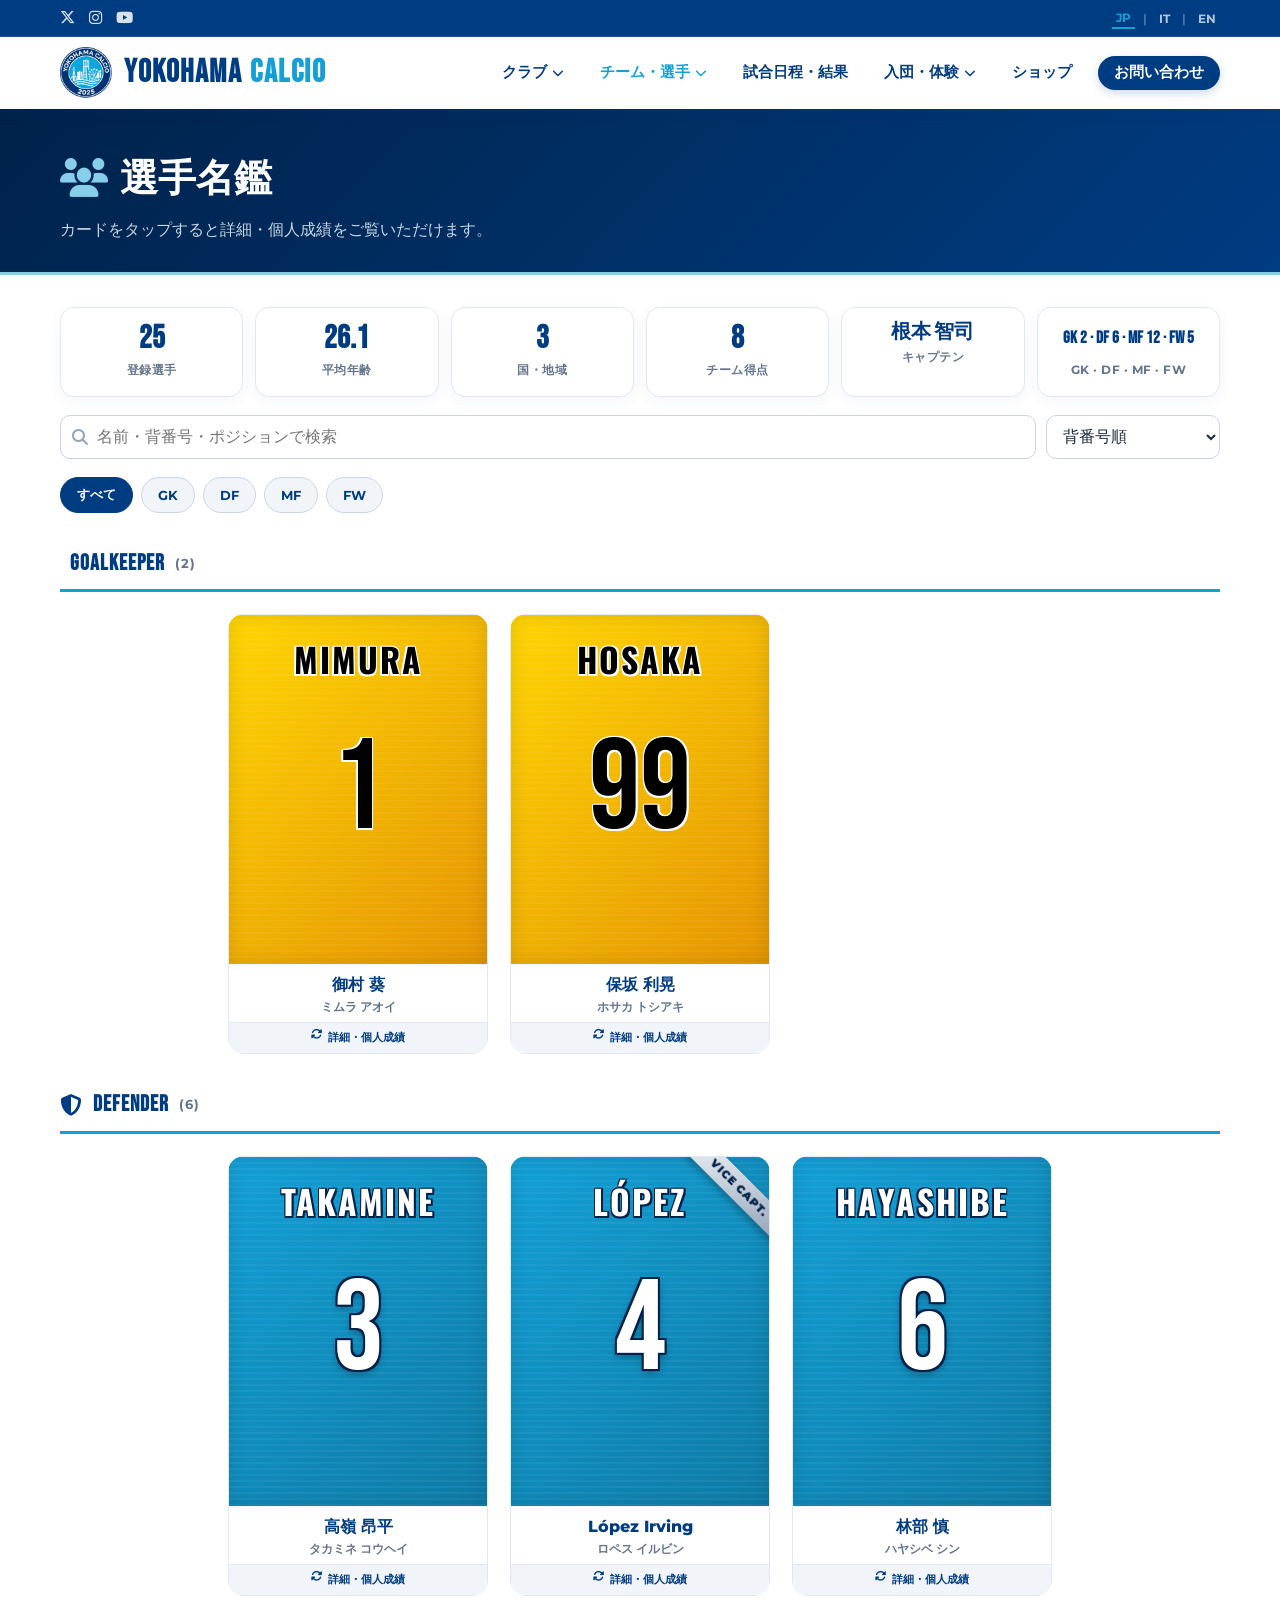
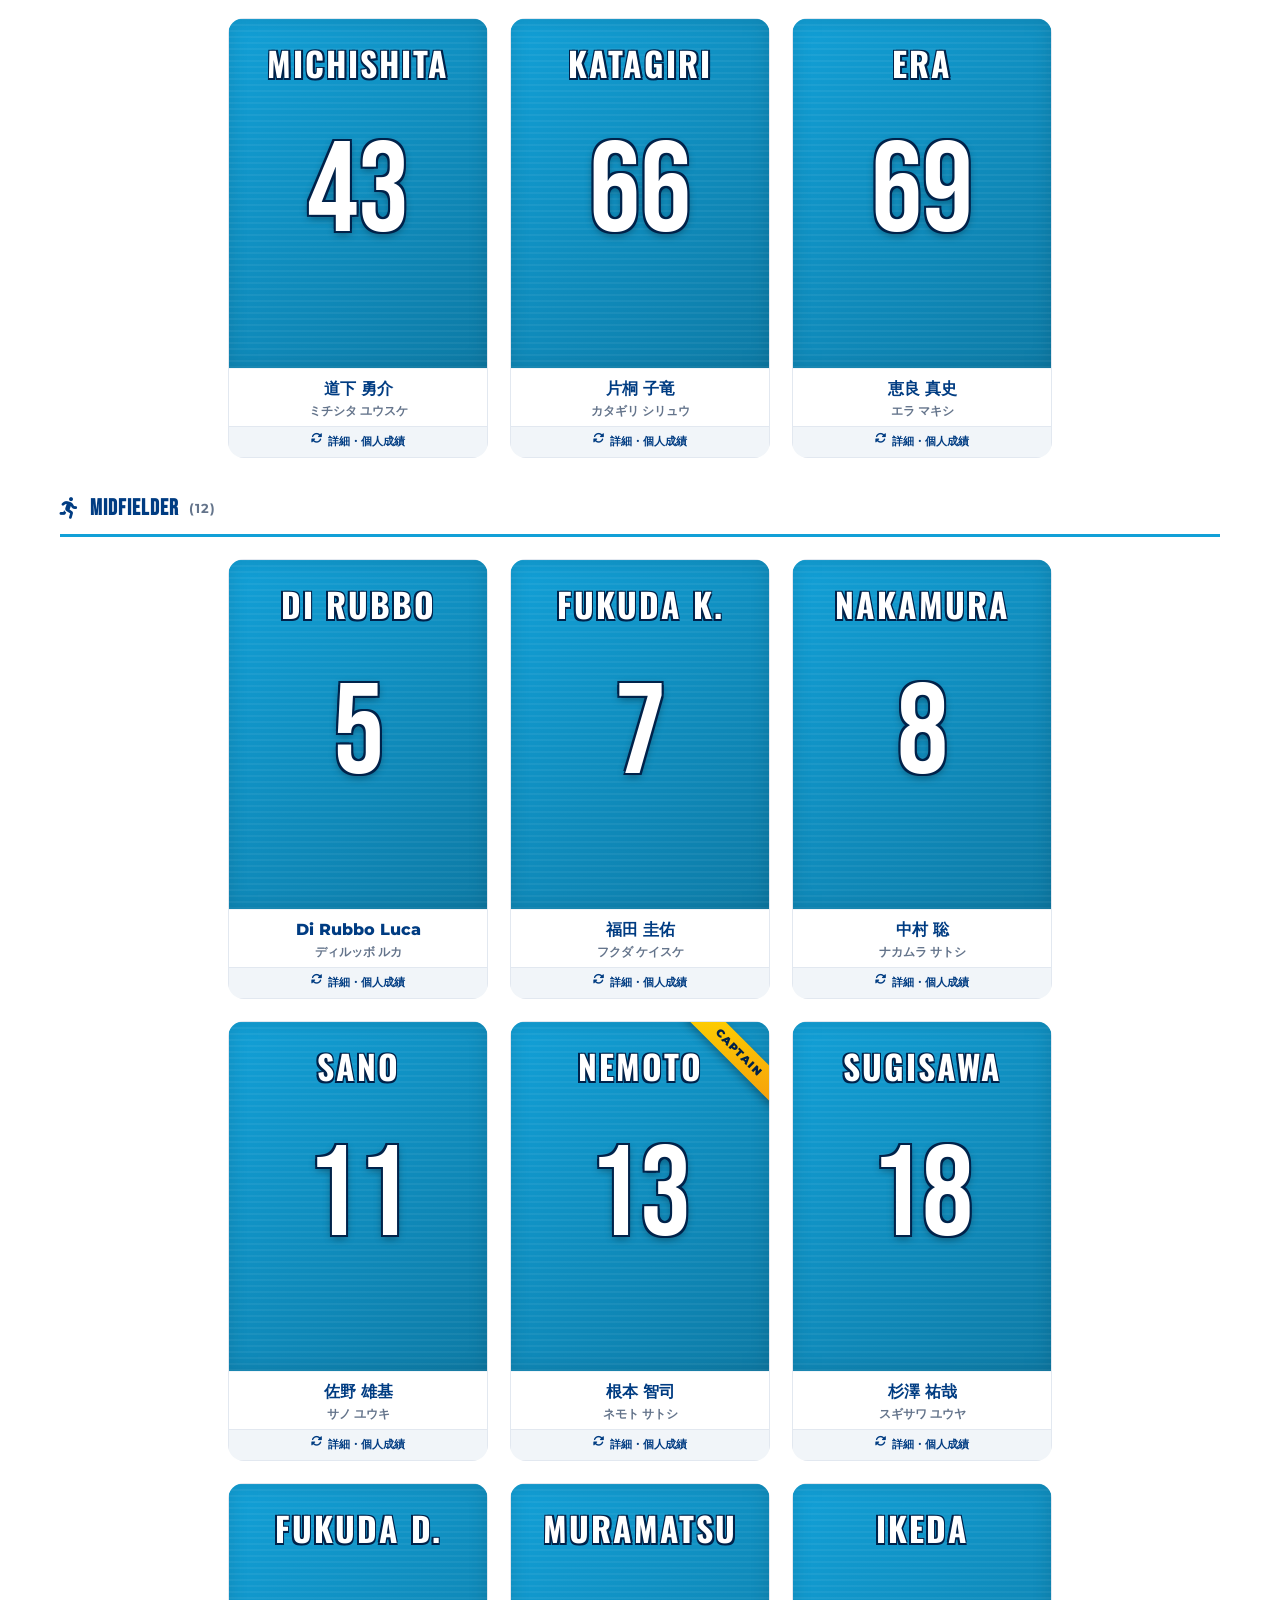
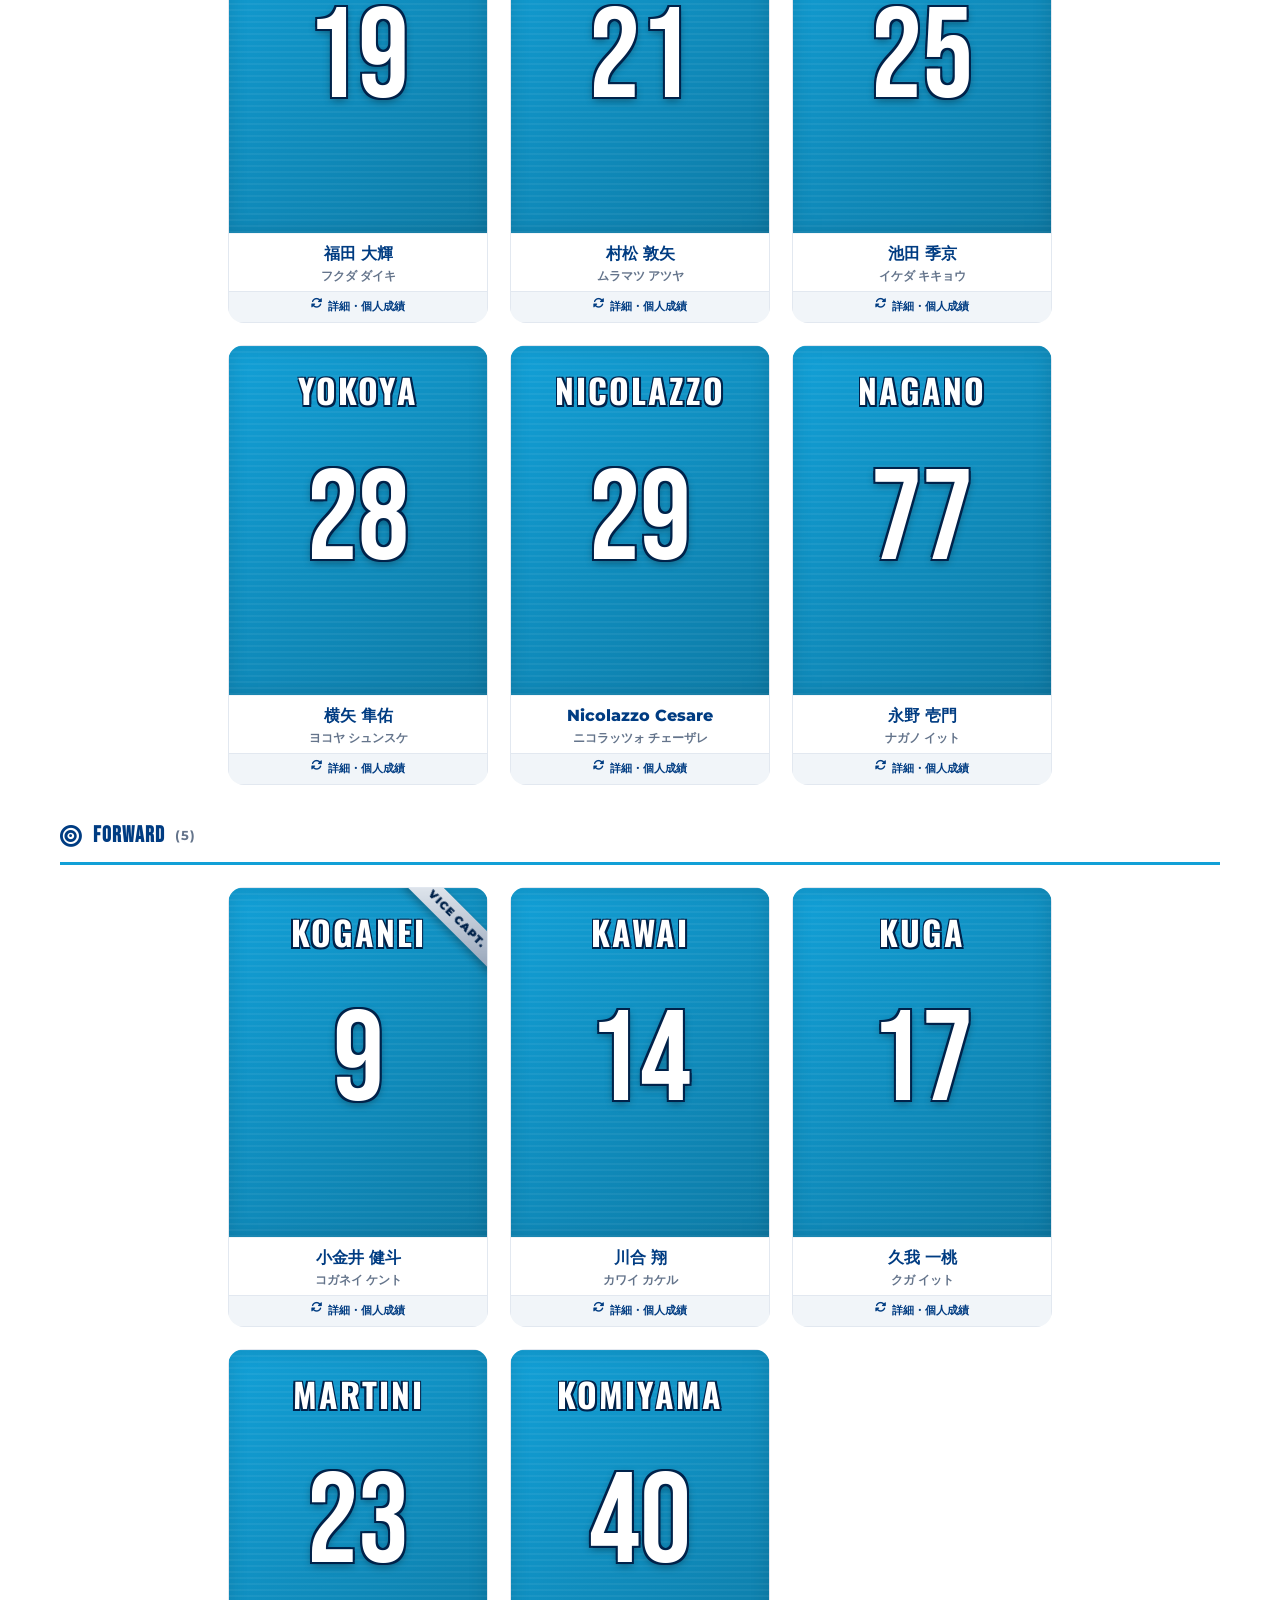
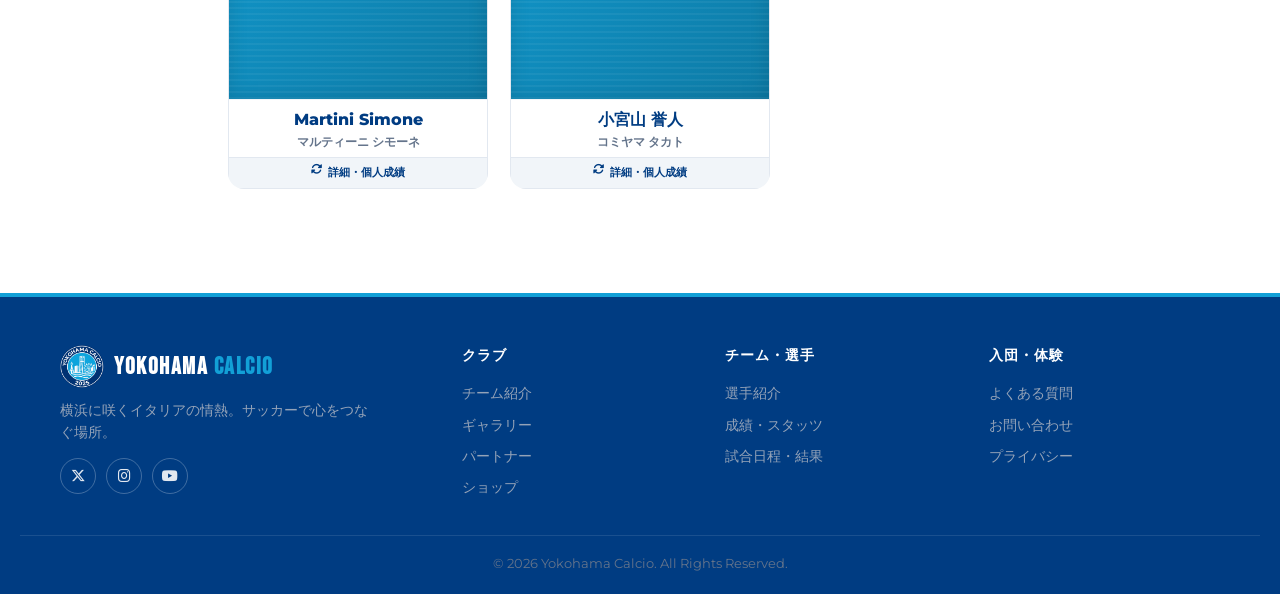
<file: players.html>
<!DOCTYPE html>
<html lang="ja">
<head>
<meta charset="UTF-8">
<meta name="viewport" content="width=device-width, initial-scale=1.0">
<title>選手名鑑・メンバー一覧 | Yokohama Calcio</title>
<meta name="description" content="Yokohama Calcio（ヨコハマ・カルチョ）の選手一覧とプロフィール。横浜市で活動する社会人サッカーチームのメンバー紹介。Amateur football club players roster in Yokohama.">
<meta name="keywords" content="Yokohama Calcio, 選手紹介, チームメンバー, 横浜 サッカーチーム, 選手一覧, Players Roster, Squadra Calcio Yokohama">
<meta name="author" content="Yokohama Calcio">
<meta name="robots" content="index, follow">
<link rel="canonical" href="https://yokohamacalcio.com/players.html">
<link rel="alternate" hreflang="ja" href="https://yokohamacalcio.com/players.html">
<link rel="alternate" hreflang="it" href="https://yokohamacalcio.com/players.html?lang=it">
<link rel="alternate" hreflang="en" href="https://yokohamacalcio.com/players.html?lang=en">
<link rel="alternate" hreflang="x-default" href="https://yokohamacalcio.com/players.html">
<meta property="og:type" content="website">
<meta property="og:url" content="https://yokohamacalcio.com/players.html">
<meta property="og:title" content="選手名鑑・メンバー一覧 | Yokohama Calcio">
<meta property="og:description" content="Yokohama Calcioの選手一覧・プロフィールページ。メンバーの詳細情報と個人成績をご覧いただけます。">
<meta property="og:image" content="https://yokohamacalcio.com/immagini/logo.png?v=2">
<meta name="twitter:card" content="summary_large_image">
<meta name="twitter:site" content="@yokohamacalcio">
<meta name="twitter:title" content="選手名鑑 | Yokohama Calcio">
<meta name="twitter:description" content="Yokohama Calcioの選手一覧・プロフィールページ。">
<meta name="twitter:image" content="https://yokohamacalcio.com/immagini/logo.png?v=2">
<link rel="icon" href="./immagini/logo.png?v=2" type="image/png">
<link rel="apple-touch-icon" href="./immagini/logo.png?v=2">
<link rel="stylesheet" href="https://cdnjs.cloudflare.com/ajax/libs/font-awesome/6.5.0/css/all.min.css">
<link href="https://fonts.googleapis.com/css2?family=Bebas+Neue&family=Montserrat:wght@400;600;700;800;900&family=Oswald:wght@600;700&display=swap" rel="stylesheet">
<link rel="stylesheet" href="style.css">
<link rel="stylesheet" href="site-extras.css">
<script src="js/common.js"></script>
<script src="js/data.js"></script>

<style>
/* --- Carta Giocatore (Fronte/Retro 3D Fix iOS) --- */
.role-group { margin: 34px 0; }
.role-title { font-size: 1.35rem; color: var(--dark-navy); border-bottom: 3px solid var(--primary-sky); padding-bottom: 8px; margin-bottom: 22px; display: flex; align-items: center; gap: 10px; font-family: var(--font-brand); letter-spacing: 1px; }
.role-title small { font-family: var(--font-main); font-size: .8rem; color: #64748b; font-weight: 700; }
.players-grid { display: grid; grid-template-columns: repeat(auto-fill, minmax(220px, 260px)); gap: 22px; justify-content: center; }

.player-card { perspective: 1000px; -webkit-perspective: 1000px; height: 440px; cursor: pointer; background: none; border: 0; box-shadow: none; max-width: none; transition: transform .3s; }
.player-card:hover { transform: translateY(-4px); }
.player-card:focus-visible { outline: 3px solid var(--primary-sky); outline-offset: 3px; border-radius: 12px; }

.player-card-inner { position: relative; width: 100%; height: 100%; transition: transform .6s cubic-bezier(.4,0,.2,1); transform-style: preserve-3d; -webkit-transform-style: preserve-3d; }
.player-card.is-flipped .player-card-inner { transform: rotateY(180deg); -webkit-transform: rotateY(180deg); }

.player-card-front, .player-card-back { 
  position: absolute; inset: 0; 
  backface-visibility: hidden !important; 
  -webkit-backface-visibility: hidden !important; 
  display: flex; flex-direction: column; border-radius: 12px; overflow: hidden; 
  border: 1px solid #e2e8f0; background: #fff; box-shadow: 0 4px 15px rgba(0,0,0,.07); 
  transform: translateZ(0); -webkit-transform: translateZ(0);
}
.player-card-back { transform: rotateY(180deg) translateZ(0); -webkit-transform: rotateY(180deg) translateZ(0); background: #fafafa; }

.player-body-jersey { flex: 1; display: flex; flex-direction: column; align-items: center; justify-content: center; background: linear-gradient(135deg, #12A0D7, #0d7aa5); position: relative; overflow: hidden; box-shadow: inset 0 0 20px rgba(0,0,0,.12); }
.player-body-jersey::before { content: ""; position: absolute; inset: 0; background: repeating-linear-gradient(0deg, rgba(255,255,255,.05), rgba(255,255,255,.05) 2px, transparent 2px, transparent 6px); }
.player-body-jersey.jersey-gk { background: linear-gradient(135deg, #FFD500, #E59400); }
.jersey-surname-large { font-family: 'Oswald', sans-serif; font-size: 2.1rem; font-weight: 700; color: #fff; letter-spacing: 2px; text-transform: uppercase; position: absolute; top: 18px; left: 50%; transform: translateX(-50%); width: 90%; text-align: center; white-space: nowrap; overflow: hidden; text-overflow: ellipsis; text-shadow: -1.5px -1.5px 0 #00224a, 1.5px -1.5px 0 #00224a, -1.5px 1.5px 0 #00224a, 1.5px 1.5px 0 #00224a; }
.jersey-number-large { font-family: 'Bebas Neue', sans-serif; font-size: 8rem; color: #fff; line-height: 1; z-index: 1; text-shadow: -2px -2px 0 #00224a, 2px -2px 0 #00224a, -2px 2px 0 #00224a, 2px 2px 0 #00224a, 0 3px 8px rgba(0,0,0,.4); }
.jersey-gk .jersey-surname-large, .jersey-gk .jersey-number-large { color: #000; text-shadow: -1.5px -1.5px 0 #fff, 1.5px -1.5px 0 #fff, -1.5px 1.5px 0 #fff, 1.5px 1.5px 0 #fff; }

.captain-fascia { position: absolute; top: 18px; right: -32px; width: 125px; transform: rotate(45deg); background: linear-gradient(135deg, #FFD700, #F59E0B); color: #00224a; font-weight: 900; font-size: .68rem; text-align: center; padding: 4px 0; box-shadow: 0 3px 8px rgba(0,0,0,.3); z-index: 4; letter-spacing: 1px; }
.captain-fascia.vc-fascia { background: linear-gradient(135deg, #F1F5F9, #94A3B8); }

.player-name-block-front, .player-back-name-block { text-align: center; padding: 6px 8px; background: #fff; border-top: 1px solid #f1f5f9; }
.player-back-name-block { border: 0; border-bottom: 1px solid #e2e8f0; background: #fafafa; }
.player-name-kanji { font-size: 1rem; font-weight: 800; color: var(--dark-navy); }
.player-name-romaji { font-size: .75rem; color: #64748b; font-weight: 600; }

.player-flip-indicator { background: #f1f5f9; color: var(--dark-navy); font-size: .7rem; font-weight: 700; padding: 6px 8px; display: flex; justify-content: center; gap: 6px; border-top: 1px solid #e2e8f0; }
.player-card:hover .player-flip-indicator { background: var(--dark-navy); color: #fff; }

/* Statistiche sul retro (Singola riga garanzia flex) */
.player-details-inner { padding: 4px 10px; flex: 1; display: flex; flex-direction: column; justify-content: space-evenly; }
.player-detail-row { 
  display: flex; justify-content: space-between; align-items: center; 
  color: #475569; padding: 2px 0; border-bottom: 1px dashed #e2e8f0; 
  font-size: .72rem; white-space: nowrap; gap: 4px; overflow: hidden;
}
.player-detail-row .stat-label { 
  display: flex; align-items: center; gap: 5px; 
  white-space: nowrap; overflow: hidden; text-overflow: ellipsis; 
  flex: 1; min-width: 0; 
}
.player-detail-row .stat-label i { 
  width: 14px; text-align: center; color: var(--dark-navy); 
  font-size: .75rem; flex-shrink: 0; 
}
.player-detail-row strong { 
  margin-left: auto; font-size: .72rem; 
  white-space: nowrap; flex-shrink: 0; 
  display: inline-flex; align-items: baseline; gap: 3px; 
}
.sub-stat-detail { 
  font-size: .65rem; color: #64748b; 
  white-space: nowrap; display: inline; 
}

.icon-gold { color: #f59e0b !important; }
.icon-yellow { color: #facc15 !important; }
.icon-red { color: #ef4444 !important; }

.role-badge-back { display: inline-flex; align-items: center; gap: 4px; padding: 0 6px; border-radius: 6px; color: #fff; font-size: .68rem; font-weight: 700; }
.role-badge-gk { background: #FFD500; color: #000; } .role-badge-df { background: #0284c7; } .role-badge-mf { background: #12A0D7; } .role-badge-fw { background: #dc2626; }
.stats-highlight { font-weight: 700; color: var(--dark-navy); }

.card-actions { display: flex; gap: 6px; padding: 4px 10px 6px; }
.card-actions button { flex: 1; border: 0; border-radius: 8px; padding: 7px 6px; font: inherit; font-size: .7rem; font-weight: 800; cursor: pointer; text-transform: uppercase; letter-spacing: .4px; background: linear-gradient(135deg, #003c82, #00224a); color: #fff; }
.card-actions button.share { background: #e0f2fe; color: #075985; }
.card-actions button i { color: #87ceeb; } .card-actions button.share i { color: #0284c7; }
.no-results { text-align: center; color: #64748b; padding: 40px 10px; font-weight: 600; }

/* Toast Copia Link */
.toast-copy { position: fixed; bottom: 24px; left: 50%; transform: translateX(-50%) translateY(20px); background: #00224a; color: #fff; padding: 10px 20px; border-radius: 999px; font-size: .85rem; font-weight: 700; box-shadow: 0 8px 24px rgba(0,0,0,.3); border: 1px solid rgba(135,206,235,.4); display: flex; align-items: center; gap: 8px; opacity: 0; visibility: hidden; transition: all .25s ease; z-index: 10000; pointer-events: none; }
.toast-copy.show { opacity: 1; visibility: visible; transform: translateX(-50%) translateY(0); }
.toast-copy i { color: #34d399; }

/* --- Heatmap Modale & Grafica Campo --- */
.heatmap-modal { position: fixed; inset: 0; z-index: 10000; display: flex; align-items: center; justify-content: center; padding: 16px; opacity: 0; visibility: hidden; transition: opacity .25s; }
.heatmap-modal.show { opacity: 1; visibility: visible; }
.heatmap-modal-backdrop { position: absolute; inset: 0; background: rgba(0,10,25,.85); backdrop-filter: blur(6px); }
.heatmap-modal-content { position: relative; background: #fff; border-radius: 18px; padding: 20px; width: 100%; max-width: 440px; max-height: 92vh; overflow-y: auto; display: flex; flex-direction: column; gap: 14px; }
.hm-head { display: flex; justify-content: space-between; gap: 12px; border-bottom: 2px solid #e2e8f0; padding-bottom: 10px; }
.hm-head b { color: var(--dark-navy); font-size: 1.05rem; display: block; } .hm-head small { color: #64748b; font-weight: 600; }
.hm-close { background: rgba(0,60,130,.08); border: 1px solid #e2e8f0; color: var(--dark-navy); width: 34px; height: 34px; border-radius: 50%; cursor: pointer; flex-shrink: 0; }

/* Campo da calcio realistico */
.heatmap-field { 
  position: relative; width: 100%; max-width: 300px; aspect-ratio: 3/4; margin: 0 auto; 
  background: linear-gradient(180deg, #15803d 0%, #16a34a 100%); 
  border-radius: 10px; border: 2px solid rgba(255,255,255,.85); 
  box-shadow: inset 0 0 25px rgba(0,0,0,.4); overflow: hidden; 
}
.heatmap-field::before { content: ''; position: absolute; left: 0; right: 0; top: 50%; height: 2px; background: rgba(255,255,255,.85); transform: translateY(-50%); }
.heatmap-field::after { content: ''; position: absolute; top: 50%; left: 50%; width: 28%; aspect-ratio: 1; border: 2px solid rgba(255,255,255,.85); border-radius: 50%; transform: translate(-50%, -50%); }
.hm-area-top, .hm-area-bottom { position: absolute; left: 20%; right: 20%; height: 18%; border: 2px solid rgba(255,255,255,.85); pointer-events: none; z-index: 1; }
.hm-area-top { top: 0; border-top: none; }
.hm-area-bottom { bottom: 0; border-bottom: none; }
.hm-area-top::before, .hm-area-bottom::before { content: ''; position: absolute; left: 22%; right: 22%; height: 35%; border: 2px solid rgba(255,255,255,.85); }
.hm-area-top::before { top: 0; border-top: none; }
.hm-area-bottom::before { bottom: 0; border-bottom: none; }

.heatmap-dot { position: absolute; transform: translate(-50%, -50%); width: 28px; height: 28px; border-radius: 50%; display: flex; align-items: center; justify-content: center; font-size: .52rem; font-weight: 800; color: rgba(255,255,255,.55); background: rgba(15,23,42,.35); border: 1.5px dashed rgba(255,255,255,.4); z-index: 2; }
.heatmap-dot.on { border-style: solid; color: #fff; box-shadow: 0 0 0 2px rgba(255,255,255,.4), 0 2px 8px rgba(0,0,0,.35); }
.heatmap-dot[data-i="1"] { background: #fde68a; color: #78350f; } .heatmap-dot[data-i="2"] { background: #fbbf24; color: #78350f; } .heatmap-dot[data-i="3"] { background: #f97316; } .heatmap-dot[data-i="4"] { background: #dc2626; }
.hm-legend { display: flex; flex-wrap: wrap; gap: 6px 12px; font-size: .72rem; color: #475569; font-weight: 600; background: #f8fafc; border-radius: 8px; padding: 8px 10px; }

@media (max-width: 600px) { .player-card { height: 435px; } .players-grid { grid-template-columns: repeat(auto-fill, minmax(200px, 1fr)); } }
</style>
</head>
<body>
<script>YC.mountHeader('players')</script>

<section class="page-hero"><div class="container">
  <h1><i class="fas fa-users"></i> <span data-i18n="p.title"></span></h1>
  <p data-i18n="p.intro"></p>
</div></section>

<main class="section" style="padding-top: 10px;"><div class="container">
  <div class="kpi-strip" id="squadKpi" aria-live="polite"></div>

  <div class="toolbar">
    <div class="search"><i class="fas fa-search" aria-hidden="true"></i><input type="search" id="q" data-i18n-ph="p.search" autocomplete="off"></div>
    <select id="sort" aria-label="Sort"></select>
  </div>
  <div class="pill-row" id="rolePills" role="group"></div>

  <div id="playersRoot"></div>
</div></main>

<div class="heatmap-modal" id="heatmapModal" aria-hidden="true">
  <div class="heatmap-modal-backdrop" data-close></div>
  <div class="heatmap-modal-content" role="dialog" aria-modal="true">
    <div class="hm-head"><div><b id="hmName"></b><small id="hmSub"></small></div><button class="hm-close" id="hmClose" type="button" aria-label="Close"><i class="fas fa-times"></i></button></div>
    <div class="heatmap-field" id="hmField">
      <div class="hm-area-top"></div>
      <div class="hm-area-bottom"></div>
    </div>
    <div class="hm-legend"><span data-i18n="p.hm_legend"></span> <span>1–20%</span> <span>21–40%</span> <span>41–60%</span> <span>&gt;60%</span></div>
  </div>
</div>
<div class="toast-copy" id="copyToast"><i class="fas fa-check-circle"></i> <span data-i18n="p.copied"></span></div>

<script>YC.mountFooter()</script>
<script>
YC.register({
  ja: { 'p.title': '選手名鑑', 'p.intro': 'カードをタップすると詳細・個人成績をご覧いただけます。', 'p.search': '名前・背番号・ポジションで検索', 'p.all': 'すべて', 'p.gk': 'GK', 'p.df': 'DF', 'p.mf': 'MF', 'p.fw': 'FW', 'p.sec_gk': 'GOALKEEPER', 'p.sec_df': 'DEFENDER', 'p.sec_mf': 'MIDFIELDER', 'p.sec_fw': 'FORWARD', 'p.none': '該当する選手がいません。', 'p.k_total': '登録選手', 'p.k_age': '平均年齢', 'p.k_nat': '国・地域', 'p.k_goals': 'チーム得点', 'p.k_captain': 'キャプテン', 'p.years': '歳', 'p.sort_number': '背番号順', 'p.sort_name': '名前順', 'p.sort_caps': '出場数順', 'p.sort_goals': '得点＋アシスト順', 'p.sort_age': '年齢順', 'p.role': '役割:', 'p.hometown': '出身地:', 'p.age': '年齢:', 'p.caps': '出場 (先発/途中):', 'p.goals': '得点:', 'p.assists': 'アシスト:', 'p.conceded': '失点:', 'p.clean': 'クリーンシート:', 'p.yellows': '警告:', 'p.reds': '退場:', 'p.flip': '詳細・個人成績', 'p.back': '戻る', 'p.share': '共有', 'p.heat': '起用ポジション', 'p.copied': 'リンクをコピーしました！', 'p.hm_legend': '使用率:', 'p.hm_sub': '起用ポジション', 'p.hm_none': '起用ポジションの記録がありません。', 'p.apps': '試合出場' },
  it: { 'p.title': 'Rosa', 'p.intro': 'Tocca una scheda per vedere i dettagli e le statistiche personali.', 'p.search': 'Cerca per nome, numero o ruolo', 'p.all': 'Tutti', 'p.gk': 'Portieri', 'p.df': 'Difensori', 'p.mf': 'Centrocampisti', 'p.fw': 'Attaccanti', 'p.sec_gk': 'PORTIERI', 'p.sec_df': 'DIFENSORI', 'p.sec_mf': 'CENTROCAMPISTI', 'p.sec_fw': 'ATTACCANTI', 'p.none': 'Nessun giocatore trovato.', 'p.k_total': 'Giocatori', 'p.k_age': 'Età media', 'p.k_nat': 'Nazionalità', 'p.k_goals': 'Gol di squadra', 'p.k_captain': 'Capitano', 'p.years': 'anni', 'p.sort_number': 'Per numero', 'p.sort_name': 'Per nome', 'p.sort_caps': 'Per presenze', 'p.sort_goals': 'Per gol + assist', 'p.sort_age': 'Per età', 'p.role': 'Ruolo:', 'p.hometown': 'Origine:', 'p.age': 'Età:', 'p.caps': 'Presenze (Tit/Sub):', 'p.goals': 'Gol:', 'p.assists': 'Assist:', 'p.conceded': 'Gol subiti:', 'p.clean': 'Porta inviolata:', 'p.yellows': 'Amm:', 'p.reds': 'Esp:', 'p.flip': 'Dettagli & Stats', 'p.back': 'Indietro', 'p.share': 'Condividi', 'p.heat': 'Ruoli in campo', 'p.copied': 'Link copiato!', 'p.hm_legend': 'Frequenza:', 'p.hm_sub': 'Ruoli in campo', 'p.hm_none': 'Nessun ruolo registrato.', 'p.apps': 'presenze' },
  en: { 'p.title': 'Squad', 'p.intro': 'Tap a card to see details and personal stats.', 'p.search': 'Search by name, number or position', 'p.all': 'All', 'p.gk': 'GK', 'p.df': 'DF', 'p.mf': 'MF', 'p.fw': 'FW', 'p.sec_gk': 'GOALKEEPERS', 'p.sec_df': 'DEFENDERS', 'p.sec_mf': 'MIDFIELDERS', 'p.sec_fw': 'FORWARDS', 'p.none': 'No players found.', 'p.k_total': 'Players', 'p.k_age': 'Average age', 'p.k_nat': 'Nationalities', 'p.k_goals': 'Team goals', 'p.k_captain': 'Captain', 'p.years': 'yrs', 'p.sort_number': 'By number', 'p.sort_name': 'By name', 'p.sort_caps': 'By appearances', 'p.sort_goals': 'By goals + assists', 'p.sort_age': 'By age', 'p.role': 'Position:', 'p.hometown': 'Hometown:', 'p.age': 'Age:', 'p.caps': 'Caps (GS/Sub):', 'p.goals': 'Goals:', 'p.assists': 'Assists:', 'p.conceded': 'Goals conceded:', 'p.clean': 'Clean sheets:', 'p.yellows': 'Yellows:', 'p.reds': 'Reds:', 'p.flip': 'Stats & Details', 'p.back': 'Back', 'p.share': 'Share', 'p.heat': 'Positions', 'p.copied': 'Link copied!', 'p.hm_legend': 'Usage:', 'p.hm_sub': 'Positions played', 'p.hm_none': 'No positions recorded yet.', 'p.apps': 'apps' }
});
YC.boot({ title: { ja: '選手名鑑・メンバー一覧 | Yokohama Calcio', it: 'Rosa & Giocatori | Yokohama Calcio', en: 'Players & Squad Roster | Yokohama Calcio' } });

const JA_PREF = { hokkaido:'北海道', aomori:'青森県', iwate:'岩手県', miyagi:'宮城県', akita:'秋田県', yamagata:'山形県', fukushima:'福島県', ibaraki:'茨城県', tochigi:'栃木県', gunma:'群馬県', saitama:'埼玉県', chiba:'千葉県', tokyo:'東京都', kanagawa:'神奈川県', niigata:'新潟県', toyama:'富山県', ishikawa:'石川県', fukui:'福井県', yamanashi:'山梨県', nagano:'長野県', gifu:'岐阜県', shizuoka:'静岡県', aichi:'愛知県', mie:'三重県', shiga:'滋賀県', kyoto:'京都府', osaka:'大阪府', hyogo:'兵庫県', nara:'奈良県', wakayama:'和歌山県', tottori:'鳥取県', shimane:'島根県', okayama:'岡山県', hiroshima:'広島県', yamaguchi:'山口県', tokushima:'徳島県', kagawa:'香川県', ehime:'愛媛県', kochi:'高知県', fukuoka:'福岡県', saga:'佐賀県', nagasaki:'長崎県', kumamoto:'熊本県', oita:'大分県', miyazaki:'宮崎県', kagoshima:'鹿児島県', okinawa:'沖縄県' };
const FOREIGN = { italy: { ja: 'イタリア', it: 'Italia', en: 'Italy' }, mexico: { ja: 'メキシコ', it: 'Messico', en: 'Mexico' } };
const ROLES = ['gk', 'df', 'mf', 'fw'];
const ROLE_ICON = { gk: 'fa-hands-launch', df: 'fa-shield-alt', mf: 'fa-running', fw: 'fa-bullseye' };
const POS = { GK:[50,92], LB:[16,78], CB:[50,82], RB:[84,78], LWB:[16,64], DM:[50,64], RWB:[84,64], LM:[16,46], CM:[50,46], RM:[84,46], LW:[16,28], AM:[50,28], RW:[84,28], ST:[50,16] };
const ALIAS = { SB:'RB', SH:'RM', FW:'ST', CF:'ST', CAM:'AM', 'AM-L':'LW', 'AM-R':'RW', 'AM-C':'AM' };

let P = [], S = {}, ui = { q: '', sort: 'number', role: 'all' }, ready = false;
const L = () => YC.lang();
const esc = YC.escapeHtml;

// Helper universale per individuare capitano / vice capitano da qualsiasi chiave JSON
function getLeadershipRole(p) {
  const r = (p.leadership_role || p.leadership || '').toString().toLowerCase();
  if (r === 'captain' || r === 'c' || p.captain === true || p.is_captain === true) return 'captain';
  if (r.includes('vice') || r === 'vc' || p.vice_captain === true || p.is_vice_captain === true) return 'vice_captain';
  return '';
}

function hometown(code, lang) {
  const c = String(code || '').toLowerCase().trim();
  if (FOREIGN[c]) return FOREIGN[c][lang];
  if (JA_PREF[c]) { if (lang === 'ja') return JA_PREF[c]; const n = c[0].toUpperCase() + c.slice(1); return c === 'tokyo' ? n : (lang === 'it' ? 'Pref. di ' + n : n + ' Pref.'); }
  return code && code !== '-' ? code : '-';
}

function surname(p, all) {
  const raw = p.name_romaji || p.name_kanji || ''; const parts = raw.trim().split(/\s+/);
  const pre = ['di', 'de', 'da', 'del', 'della', 'van', 'von', 'san', 'st.'];
  const base = (parts.length > 1 && pre.includes(parts[0].toLowerCase())) ? (parts[0] + ' ' + parts[1]).toUpperCase() : (parts[0] || 'YOKOHAMA').toUpperCase();
  const dup = all.filter(x => { const r = (x.name_romaji || x.name_kanji || '').trim().split(/\s+/); return (r[0] || '').toUpperCase() === base || (r[0] + ' ' + r[1]).toUpperCase() === base; }).length > 1;
  return dup && parts.length > 1 ? base + ' ' + parts[parts.length - 1][0].toUpperCase() + '.' : base;
}

const stat = p => S[p.id] || {};
const ageOf = p => YC.data.age(p.birth_date);

function sortFn(a, b) {
  const lang = L(), sa = stat(a), sb = stat(b);
  switch (ui.sort) {
    case 'name': return YC.data.playerName(a, lang).localeCompare(YC.data.playerName(b, lang), lang);
    case 'caps': return (sb.caps || 0) - (sa.caps || 0) || (sb.starters || 0) - (sa.starters || 0);
    case 'goals': return ((sb.goals || 0) + (sb.assists || 0)) - ((sa.goals || 0) + (sa.assists || 0));
    case 'age': return (ageOf(a) ?? 99) - (ageOf(b) ?? 99);
    default: return (a.number ?? 9999) - (b.number ?? 9999);
  }
}

function matches(p) {
  if (!ui.q) return true;
  const q = YC.cleanStr(ui.q);
  return [p.name_kanji, p.name_kana, p.name_romaji, p.position, String(p.number ?? '')].some(v => YC.cleanStr(v).includes(q));
}

function renderKpi() {
  const ages = P.map(ageOf).filter(a => a != null);
  const avg = ages.length ? (ages.reduce((x, y) => x + y, 0) / ages.length).toFixed(1) : '-';
  const nat = new Set(P.map(p => FOREIGN[String(p.hometown).toLowerCase()] ? String(p.hometown).toLowerCase() : 'japan')).size;
  const goals = P.reduce((s, p) => s + (stat(p).goals || 0), 0);
  const cap = P.find(p => getLeadershipRole(p) === 'captain');
  const k = (v, key) => `<div class="kpi"><b>${esc(v)}</b><span>${YC.t(key)}</span></div>`;
  const counts = ROLES.map(r => `${r.toUpperCase()} ${P.filter(p => p.role === r).length}`).join(' · ');
  document.getElementById('squadKpi').innerHTML = k(P.length, 'p.k_total') + k(avg, 'p.k_age') + k(nat, 'p.k_nat') + k(goals, 'p.k_goals') +
    `<div class="kpi"><b style="font-size:1.25rem">${esc(cap ? YC.data.playerName(cap, L()) : '-')}</b><span>${YC.t('p.k_captain')}</span></div>` +
    `<div class="kpi"><b style="font-size:1.05rem;line-height:2.1rem">${counts}</b><span>GK · DF · MF · FW</span></div>`;
}

function row(iconClass, label, html) { 
  return `<div class="player-detail-row"><span class="stat-label"><i class="${iconClass}"></i>${label}</span> ${html}</div>`; 
}

function card(p) {
  const lang = L(), st = stat(p), gk = p.role === 'gk', age = ageOf(p);
  
  // Fascia Capitano / Vice Capitano
  const lRole = getLeadershipRole(p);
  const fascia = lRole === 'captain' 
    ? '<div class="captain-fascia">CAPTAIN</div>' 
    : lRole === 'vice_captain' 
      ? '<div class="captain-fascia vc-fascia">VICE CAPT.</div>' 
      : '';
  
  // Riconoscimento Giocatore Straniero (senza kanji o con cittadinanza estera)
  const isForeign = !p.name_kanji || FOREIGN[String(p.hometown).toLowerCase()] || !/[\u3040-\u30ff\u4e00-\u9faf]/.test(p.name_kanji);

  let mainName = '', subName = '';
  if (lang === 'ja') {
    if (isForeign) {
      mainName = p.name_romaji || p.name_kana || '-';
      subName = p.name_kana || '';
    } else {
      mainName = p.name_kanji || p.name_romaji || '-';
      subName = p.name_kana || p.name_romaji || '';
    }
  } else {
    mainName = p.name_romaji || p.name_kanji || '-';
    subName = isForeign ? (p.name_kana || '') : (p.name_kanji || p.name_kana || '');
  }

  const n = k => st[k] || 0;
  const t = YC.t;

  let rows = row('fas fa-user-tag', t('p.role'), `<span class="role-badge-back role-badge-${p.role}">${esc(p.position || '-')}</span>`) +
    row('fas fa-map-marker-alt', t('p.hometown'), `<strong>${esc(hometown(p.hometown, lang))}</strong>`) +
    row('fas fa-birthday-cake', t('p.age'), `<strong>${age == null ? '-' : age + ' ' + t('p.years')}</strong>`) +
    row('fas fa-tshirt', t('p.caps'), `<strong class="stats-highlight">${n('caps')}<span class="sub-stat-detail">(${n('starters')}/${n('subs')})</span></strong>`);

  rows += gk 
    ? row('fas fa-shield-virus', t('p.conceded'), `<strong class="stats-highlight">${n('goals_conceded')}</strong>`) + 
      row('fas fa-shield-alt', t('p.clean'), `<strong class="stats-highlight">${n('clean_sheets')}</strong>`)
    : row('fas fa-futbol', t('p.goals'), `<strong class="stats-highlight">${n('goals')}</strong>`) + 
      row('fas fa-hands-helping', t('p.assists'), `<strong class="stats-highlight">${n('assists')}</strong>`);

  rows += row('fas fa-star icon-gold', 'MVP:', `<strong class="stats-highlight">${n('mvps')}</strong>`) + 
    row('fas fa-square icon-yellow', t('p.yellows'), `<strong class="stats-highlight">${n('yellows')}</strong>`) + 
    row('fas fa-square icon-red', t('p.reds'), `<strong class="stats-highlight">${n('reds')}</strong>`);

  const hasPos = st.positions_played && Object.keys(st.positions_played).length;

  return `<div class="player-card" id="${esc(p.id)}" data-id="${esc(p.id)}" tabindex="0" role="button" aria-label="${esc(mainName)}">
  <div class="player-card-inner">
    <div class="player-card-front">
      <div class="player-body-jersey ${gk ? 'jersey-gk' : ''}">${fascia}<div class="jersey-surname-large">${esc(surname(p, P))}</div><div class="jersey-number-large">${p.number ?? '-'}</div></div>
      <div class="player-name-block-front"><div class="player-name-kanji">${esc(mainName)}</div><div class="player-name-romaji">${esc(subName)}</div></div>
      <div class="player-flip-indicator"><i class="fas fa-rotate"></i> ${t('p.flip')}</div>
    </div>
    <div class="player-card-back">
      <div class="player-back-name-block"><div class="player-name-kanji">${esc(mainName)}</div><div class="player-name-romaji">${esc(subName)}</div></div>
      <div class="player-details-inner">${rows}</div>
      <div class="card-actions">${hasPos ? `<button type="button" data-heat="${esc(p.id)}"><i class="fas fa-map-location-dot"></i> ${t('p.heat')}</button>` : ''}<button type="button" class="share" data-share="${esc(p.id)}"><i class="fas fa-share-nodes"></i> ${t('p.share')}</button></div>
      <div class="player-flip-indicator"><i class="fas fa-rotate"></i> ${t('p.back')}</div>
    </div>
  </div></div>`;
}

function render() {
  const root = document.getElementById('playersRoot'), t = YC.t;
  document.getElementById('sort').innerHTML = ['number', 'name', 'caps', 'goals', 'age'].map(k => `<option value="${k}" ${ui.sort === k ? 'selected' : ''}>${t('p.sort_' + k)}</option>`).join('');
  document.getElementById('rolePills').innerHTML = ['all', ...ROLES].map(r => `<button type="button" class="pill ${ui.role === r ? 'active' : ''}" data-role="${r}">${t('p.' + r)}</button>`).join('');
  renderKpi();
  let html = '';
  ROLES.forEach(r => {
    if (ui.role !== 'all' && ui.role !== r) return;
    const list = P.filter(p => p.role === r && matches(p)).sort(sortFn);
    if (!list.length) return;
    html += `<section class="role-group"><h2 class="role-title"><i class="fas ${ROLE_ICON[r] || 'fa-user'}"></i> ${t('p.sec_' + r)} <small>(${list.length})</small></h2><div class="players-grid">${list.map(card).join('')}</div></section>`;
  });
  root.innerHTML = html || `<p class="no-results">${t('p.none')}</p>`;
}

/* --- Interazioni --- */
function toast() { const el = document.getElementById('copyToast'); el.classList.add('show'); setTimeout(() => el.classList.remove('show'), 2500); }

async function share(id) {
  const url = location.origin + location.pathname + '#' + id;
  const p = P.find(x => x.id === id);
  if (navigator.share) { try { await navigator.share({ title: 'Yokohama Calcio – ' + YC.data.playerName(p, L()), url }); return; } catch (_) { return; } }
  try { await navigator.clipboard.writeText(url); toast(); } catch (_) { prompt('URL', url); }
}

function heat(id) {
  const p = P.find(x => x.id === id), pos = (stat(p).positions_played) || {};
  const total = Object.values(pos).reduce((a, b) => a + b, 0), norm = {};
  Object.entries(pos).forEach(([k, v]) => { const u = k.toUpperCase().replace(/-[LRC]$/, ''); const c = POS[u] ? u : (ALIAS[k.toUpperCase()] || ALIAS[u]); if (c) norm[c] = (norm[c] || 0) + v; });
  document.getElementById('hmName').textContent = '#' + (p.number ?? '') + ' ' + YC.data.playerName(p, L());
  document.getElementById('hmSub').textContent = YC.t('p.hm_sub') + ' · ' + total + ' ' + YC.t('p.apps');
  
  const dotsHtml = Object.entries(POS).map(([tag, [x, y]]) => {
    const c = norm[tag] || 0, pc = total ? c / total * 100 : 0, lv = pc > 60 ? 4 : pc > 40 ? 3 : pc > 20 ? 2 : pc > 0 ? 1 : 0;
    return `<div class="heatmap-dot ${c ? 'on' : ''}" data-i="${lv}" style="left:${x}%;top:${y}%" title="${tag} ${c}/${total}">${tag}</div>`;
  }).join('');
  
  document.getElementById('hmField').innerHTML = '<div class="hm-area-top"></div><div class="hm-area-bottom"></div>' + dotsHtml;

  const m = document.getElementById('heatmapModal'); m.classList.add('show'); m.setAttribute('aria-hidden', 'false'); document.body.style.overflow = 'hidden';
}

function closeHeat() { const m = document.getElementById('heatmapModal'); m.classList.remove('show'); m.setAttribute('aria-hidden', 'true'); document.body.style.overflow = ''; }

document.addEventListener('click', e => {
  const sh = e.target.closest('[data-share]'); if (sh) { e.stopPropagation(); share(sh.dataset.share); return; }
  const ht = e.target.closest('[data-heat]'); if (ht) { e.stopPropagation(); heat(ht.dataset.heat); return; }
  if (e.target.closest('[data-close], #hmClose')) { closeHeat(); return; }
  const rp = e.target.closest('[data-role]'); if (rp) { ui.role = rp.dataset.role; render(); return; }
  const c = e.target.closest('.player-card'); if (c) c.classList.toggle('is-flipped');
});

document.addEventListener('keydown', e => {
  if (e.key === 'Escape') closeHeat();
  if ((e.key === 'Enter' || e.key === ' ') && e.target.classList && e.target.classList.contains('player-card')) { e.preventDefault(); e.target.classList.toggle('is-flipped'); }
});

document.getElementById('q').addEventListener('input', e => { ui.q = e.target.value; render(); });
document.getElementById('sort').addEventListener('change', e => { ui.sort = e.target.value; render(); });

function openHash() {
  const id = decodeURIComponent(location.hash.slice(1)); if (!id) return;
  const el = document.getElementById(id); if (!el) return;
  setTimeout(() => { el.scrollIntoView({ behavior: 'smooth', block: 'center' }); el.classList.add('is-flipped'); }, 250);
}

YC.data.load(['players', 'stats']).then(d => {
  P = (d.players || []).filter(p => p.role !== 'staff' && ROLES.includes(p.role));
  S = (d.stats && d.stats.players) || {};
  ready = true; render(); openHash();
});

document.addEventListener('yc:langchange', () => ready && render());
window.addEventListener('hashchange', openHash);
</script>
</body>
</html>
</file>
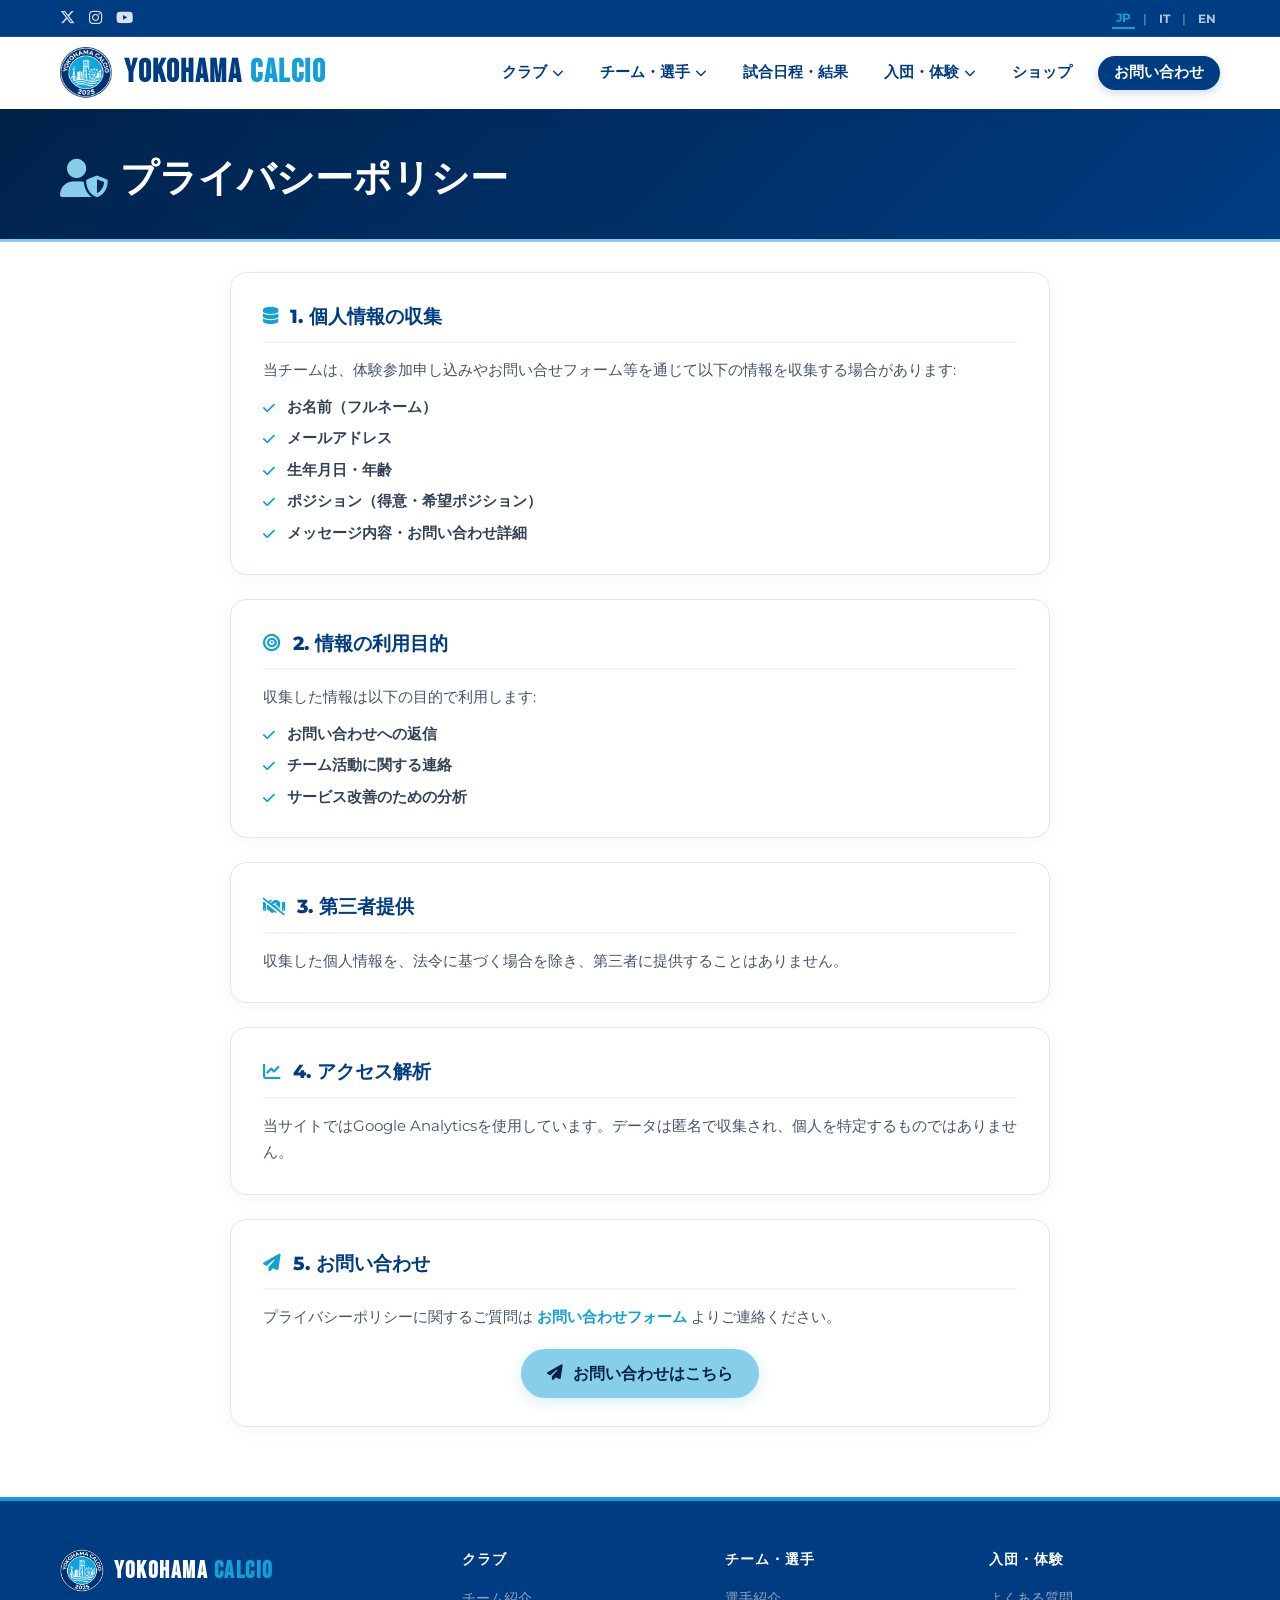
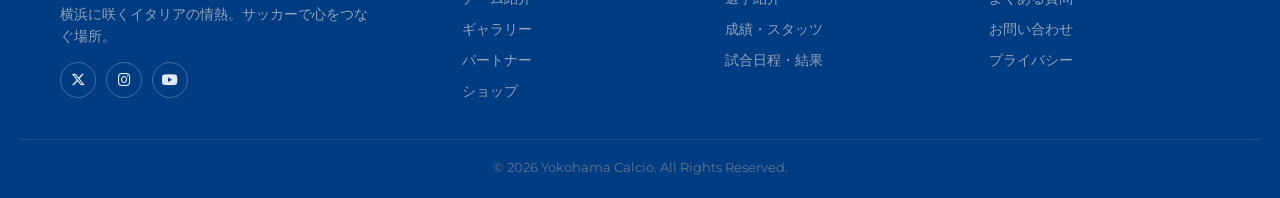
<file: privacy.html>
<!DOCTYPE html>
<html lang="ja">
<head>
<meta charset="UTF-8">
<meta name="viewport" content="width=device-width, initial-scale=1.0">

<title>プライバシーポリシー | Privacy Policy | Yokohama Calcio</title>

<meta name="description" content="Yokohama Calcio（ヨコハマ・カルチョ）のプライバシーポリシーです。当クラブにおける個人情報の収集、利用目的、管理方法について説明します。">
<meta name="keywords" content="Yokohama Calcio, プライバシーポリシー, 個人情報保護方針, 横浜 サッカーチーム">
<meta name="author" content="Yokohama Calcio">
<meta name="robots" content="index, follow">

<link rel="canonical" href="https://yokohamacalcio.com/privacy.html">
<link rel="alternate" hreflang="ja" href="https://yokohamacalcio.com/privacy.html">
<link rel="alternate" hreflang="it" href="https://yokohamacalcio.com/privacy.html?lang=it">
<link rel="alternate" hreflang="en" href="https://yokohamacalcio.com/privacy.html?lang=en">
<link rel="alternate" hreflang="x-default" href="https://yokohamacalcio.com/privacy.html">

<meta property="og:type" content="website">
<meta property="og:url" content="https://yokohamacalcio.com/privacy.html">
<meta property="og:title" content="プライバシーポリシー | Yokohama Calcio">
<meta property="og:description" content="Yokohama Calcioの個人情報保護方針および利用目的について。">
<meta property="og:image" content="https://yokohamacalcio.com/immagini/logo.png?v=2">

<meta name="twitter:card" content="summary_large_image">
<meta name="twitter:title" content="プライバシーポリシー | Yokohama Calcio">
<meta name="twitter:description" content="Yokohama Calcioの個人情報保護方針および利用目的について。">
<meta name="twitter:image" content="https://yokohamacalcio.com/immagini/logo.png?v=2">

<link rel="icon" href="./immagini/logo.png?v=2" type="image/png">
<link rel="apple-touch-icon" href="./immagini/logo.png?v=2">

<link rel="stylesheet" href="https://cdnjs.cloudflare.com/ajax/libs/font-awesome/6.5.0/css/all.min.css">
<link href="https://fonts.googleapis.com/css2?family=Bebas+Neue&family=Montserrat:wght@400;600;700;800&display=swap" rel="stylesheet">
<link rel="stylesheet" href="style.css">
<link rel="stylesheet" href="site-extras.css">
<script src="js/common.js"></script>

<style>
/* --- STILI SPECIFICI PAGINA PRIVACY --- */
.privacy-wrapper {
    max-width: 820px;
    margin: 0 auto;
    display: flex;
    flex-direction: column;
    gap: 24px;
}

.privacy-card {
    background: #ffffff;
    border-radius: 16px;
    padding: 28px 32px;
    border: 1px solid #e2e8f0;
    box-shadow: 0 4px 18px rgba(0, 60, 130, 0.04);
    transition: transform 0.2s ease, box-shadow 0.2s ease;
}

.privacy-card:hover {
    box-shadow: 0 6px 22px rgba(0, 60, 130, 0.07);
}

.privacy-card h2 {
    font-family: 'Montserrat', sans-serif;
    font-size: 1.2rem;
    font-weight: 800;
    color: var(--dark-navy, #003c82);
    margin-bottom: 14px;
    display: flex;
    align-items: center;
    gap: 12px;
    border-bottom: 2px solid #f1f5f9;
    padding-bottom: 10px;
}

.privacy-card h2 i {
    color: var(--primary-sky, #12A0D7);
    font-size: 1.1rem;
}

.privacy-card p {
    color: #475569;
    font-size: 0.94rem;
    line-height: 1.75;
    margin-bottom: 12px;
}

.privacy-card p:last-child {
    margin-bottom: 0;
}

.privacy-card ul {
    list-style: none;
    padding: 0;
    margin: 12px 0 0 0;
    display: flex;
    flex-direction: column;
    gap: 8px;
}

.privacy-card ul li {
    position: relative;
    padding-left: 24px;
    color: #334155;
    font-size: 0.92rem;
    font-weight: 600;
}

.privacy-card ul li::before {
    content: "\f00c";
    font-family: "Font Awesome 6 Free";
    font-weight: 900;
    position: absolute;
    left: 0;
    top: 2px;
    color: var(--primary-sky, #12A0D7);
    font-size: 0.85rem;
}

.privacy-card a:not(.recruitment-btn) {
    color: var(--primary-sky, #12A0D7);
    font-weight: 700;
    text-decoration: none;
    transition: color 0.2s ease;
}

.privacy-card a:not(.recruitment-btn):hover {
    color: var(--dark-navy, #003c82);
    text-decoration: underline;
}

.privacy-contact-btn-wrap {
    margin-top: 18px;
    text-align: center;
}

.privacy-contact-btn-wrap .recruitment-btn {
    background: #87ceeb;
    color: #00224a !important;
    font-weight: 800;
    padding: 12px 26px;
    border-radius: 30px;
    text-decoration: none;
    display: inline-flex;
    gap: 10px;
    align-items: center;
    justify-content: center;
    max-width: 300px;
    margin: 0 auto;
    box-shadow: 0 4px 15px rgba(135,206,235,.35);
    transition: all .25s ease;
}

.privacy-contact-btn-wrap .recruitment-btn:hover {
    background: #a0d8ef;
    transform: translateY(-2px);
}

@media (max-width: 600px) {
    .privacy-card {
        padding: 20px 22px;
        border-radius: 12px;
    }
    .privacy-card h2 {
        font-size: 1.08rem !important;
    }
    .privacy-card p, .privacy-card ul li {
        font-size: 0.88rem !important;
    }
}
</style>
</head>
<body>

<script>YC.mountHeader('privacy')</script>

<section class="page-hero">
  <div class="container">
    <h1><i class="fas fa-user-shield"></i> <span data-i18n="privacy.title">プライバシーポリシー</span></h1>
  </div>
</section>

<main class="section privacy-page-section" style="padding-top: 30px;">
    <div class="container">
        <div class="privacy-wrapper">
            
            <!-- SEC 1: 収集する情報 -->
            <div class="privacy-card">
                <h2><i class="fas fa-database"></i> <span data-i18n="privacy.s1_title">1. 個人情報の収集</span></h2>
                <p data-i18n="privacy.s1_text">当チームは、体験参加申し込みやお問い合せフォーム等を通じて以下の情報を収集する場合があります:</p>
                <ul>
                    <li data-i18n="privacy.s1_item1">お名前（フルネーム）</li>
                    <li data-i18n="privacy.s1_item2">メールアドレス</li>
                    <li data-i18n="privacy.s1_item3">生年月日・年齢</li>
                    <li data-i18n="privacy.s1_item4">ポジション（得意・希望ポジション）</li>
                    <li data-i18n="privacy.s1_item5">メッセージ内容・お問い合わせ詳細</li>
                </ul>
            </div>

            <!-- SEC 2: 利用目的 -->
            <div class="privacy-card">
                <h2><i class="fas fa-bullseye"></i> <span data-i18n="privacy.s2_title">2. 情報の利用目的</span></h2>
                <p data-i18n="privacy.s2_text">収集した情報は以下の目的で利用します:</p>
                <ul>
                    <li data-i18n="privacy.s2_item1">お問い合わせへの返信</li>
                    <li data-i18n="privacy.s2_item2">チーム活動に関する連絡</li>
                    <li data-i18n="privacy.s2_item3">サービス改善のための分析</li>
                </ul>
            </div>

            <!-- SEC 3: 第三者提供 -->
            <div class="privacy-card">
                <h2><i class="fas fa-handshake-slash"></i> <span data-i18n="privacy.s3_title">3. 第三者提供</span></h2>
                <p data-i18n="privacy.s3_text">収集した個人情報を、法令に基づく場合を除き、第三者に提供することはありません。</p>
            </div>

            <!-- SEC 4: アクセス解析 -->
            <div class="privacy-card">
                <h2><i class="fas fa-chart-line"></i> <span data-i18n="privacy.s4_title">4. アクセス解析</span></h2>
                <p data-i18n="privacy.s4_text">当サイトではGoogle Analyticsを使用しています。データは匿名で収集され、個人を特定するものではありません。</p>
            </div>

            <!-- SEC 5: お問い合わせ -->
            <div class="privacy-card">
                <h2><i class="fas fa-paper-plane"></i> <span data-i18n="privacy.s5_title">5. お問い合わせ</span></h2>
                <p>
                    <span data-i18n="privacy.s5_text">プライバシーポリシーに関するご質問は</span> 
                    <a href="contact.html" data-i18n="privacy.s5_link">お問い合わせフォーム</a> 
                    <span data-i18n="privacy.s5_text2">よりご連絡ください。</span>
                </p>
                <div class="privacy-contact-btn-wrap">
                    <a href="contact.html" class="recruitment-btn">
                        <i class="fas fa-paper-plane"></i> <span data-i18n="privacy.btn_contact">お問い合わせはこちら</span>
                    </a>
                </div>
            </div>

        </div>
    </div>
</main>

<script>YC.mountFooter()</script>

<script>
YC.register({
  ja: {
    'privacy.title': 'プライバシーポリシー',
    'privacy.s1_title': '1. 個人情報の収集',
    'privacy.s1_text': '当チームは、体験参加申し込みやお問い合せフォーム等を通じて以下の情報を収集する場合があります:',
    'privacy.s1_item1': 'お名前（フルネーム）',
    'privacy.s1_item2': 'メールアドレス',
    'privacy.s1_item3': '生年月日・年齢',
    'privacy.s1_item4': 'ポジション（得意・希望ポジション）',
    'privacy.s1_item5': 'メッセージ内容・お問い合わせ詳細',
    'privacy.s2_title': '2. 情報の利用目的',
    'privacy.s2_text': '収集した情報は以下の目的で利用します:',
    'privacy.s2_item1': 'お問い合わせへの返信',
    'privacy.s2_item2': 'チーム活動に関する連絡',
    'privacy.s2_item3': 'サービス改善のための分析',
    'privacy.s3_title': '3. 第三者提供',
    'privacy.s3_text': '収集した個人情報を、法令に基づく場合を除き、第三者に提供することはありません。',
    'privacy.s4_title': '4. アクセス解析',
    'privacy.s4_text': '当サイトではGoogle Analyticsを使用しています。データは匿名で収集され、個人を特定するものではありません。',
    'privacy.s5_title': '5. お問い合わせ',
    'privacy.s5_text': 'プライバシーポリシーに関するご質問は',
    'privacy.s5_link': 'お問い合わせフォーム',
    'privacy.s5_text2': 'よりご連絡ください。',
    'privacy.btn_contact': 'お問い合わせはこちら'
  },
  it: {
    'privacy.title': 'Informativa sulla Privacy',
    'privacy.s1_title': '1. Raccolta delle informazioni',
    'privacy.s1_text': 'Raccogliamo le seguenti informazioni tramite i moduli di richiesta prova e di contatto:',
    'privacy.s1_item1': 'Nome e cognome',
    'privacy.s1_item2': 'Indirizzo e-mail',
    'privacy.s1_item3': 'Data di nascita ed età',
    'privacy.s1_item4': 'Posizione / Ruolo sul campo',
    'privacy.s1_item5': 'Contenuto del messaggio e dettagli della richiesta',
    'privacy.s2_title': '2. Finalità del trattamento',
    'privacy.s2_text': 'I dati raccolti vengono utilizzati per:',
    'privacy.s2_item1': 'Rispondere alle richieste ricevute',
    'privacy.s2_item2': 'Comunicazioni relative alle attività della squadra',
    'privacy.s2_item3': 'Analisi per il miglioramento dei servizi',
    'privacy.s3_title': '3. Comunicazione a terzi',
    'privacy.s3_text': 'I dati personali non verranno mai ceduti a terzi, salvo obblighi di legge.',
    'privacy.s4_title': '4. Analisi del traffico',
    'privacy.s4_text': 'Questo sito utilizza Google Analytics. I dati vengono raccolti in forma anonima e non identificano i singoli utenti.',
    'privacy.s5_title': '5. Contatti',
    'privacy.s5_text': 'Per domande sulla privacy policy, ti preghiamo di utilizzare il ',
    'privacy.s5_link': 'modulo di contatto',
    'privacy.s5_text2': '.',
    'privacy.btn_contact': 'Invia un Messaggio'
  },
  en: {
    'privacy.title': 'Privacy Policy',
    'privacy.s1_title': '1. Information Collection',
    'privacy.s1_text': 'We may collect the following information via trial application and contact forms:',
    'privacy.s1_item1': 'Full name',
    'privacy.s1_item2': 'Email address',
    'privacy.s1_item3': 'Date of birth & Age',
    'privacy.s1_item4': 'Preferred position / Role',
    'privacy.s1_item5': 'Message content & inquiry details',
    'privacy.s2_title': '2. Purpose of Use',
    'privacy.s2_text': 'The collected information is used for:',
    'privacy.s2_item1': 'Replying to inquiries',
    'privacy.s2_item2': 'Communications regarding team activities',
    'privacy.s2_item3': 'Analytics to improve our services',
    'privacy.s3_title': '3. Third-Party Disclosure',
    'privacy.s3_text': 'Personal information will not be provided to third parties except as required by law.',
    'privacy.s4_title': '4. Traffic Analytics',
    'privacy.s4_text': 'This website uses Google Analytics. Data is collected anonymously and does not identify individuals.',
    'privacy.s5_title': '5. Inquiries',
    'privacy.s5_text': 'For questions regarding this privacy policy, please contact us via the ',
    'privacy.s5_link': 'contact form',
    'privacy.s5_text2': '.',
    'privacy.btn_contact': 'Contact Us Here'
  }
});

YC.boot({
  title: {
    ja: 'プライバシーポリシー | Privacy Policy | Yokohama Calcio',
    it: 'Informativa sulla Privacy | Yokohama Calcio',
    en: 'Privacy Policy | Yokohama Calcio'
  }
});
</script>
</body>
</html>
</file>
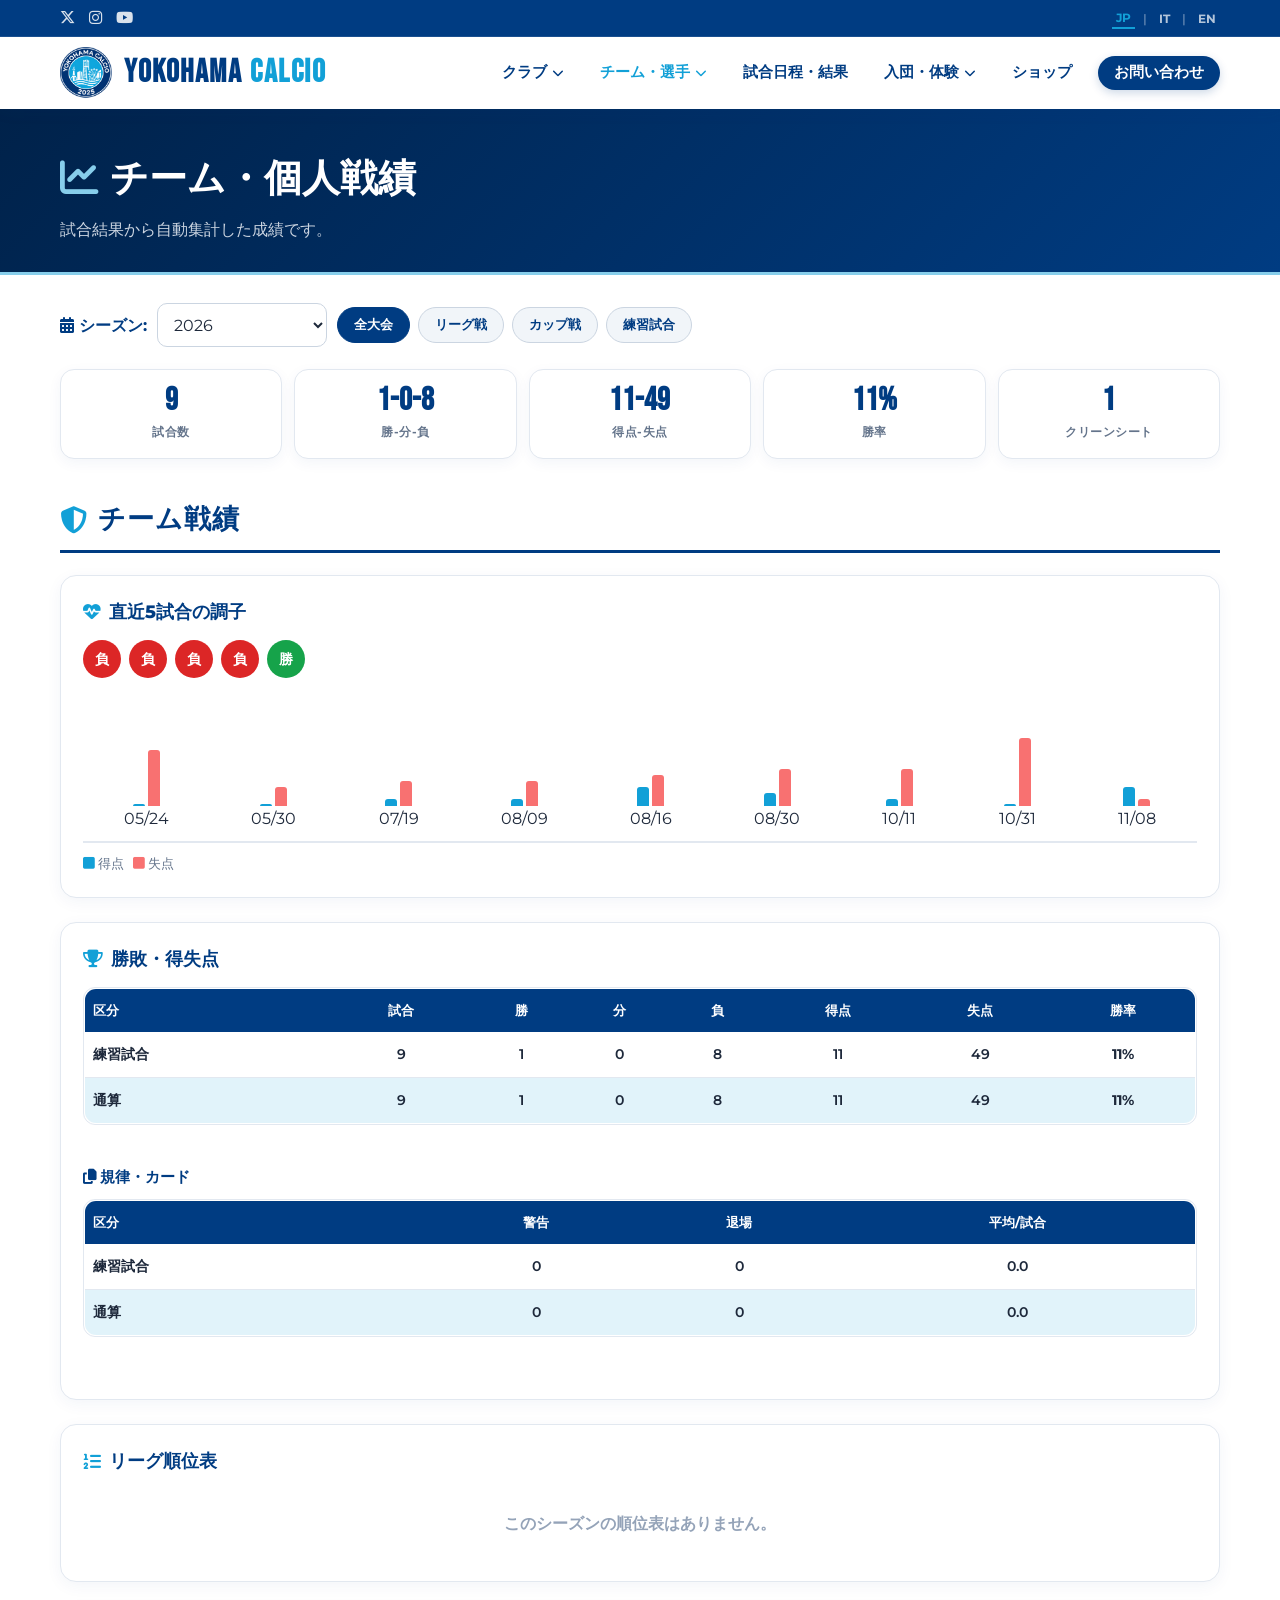
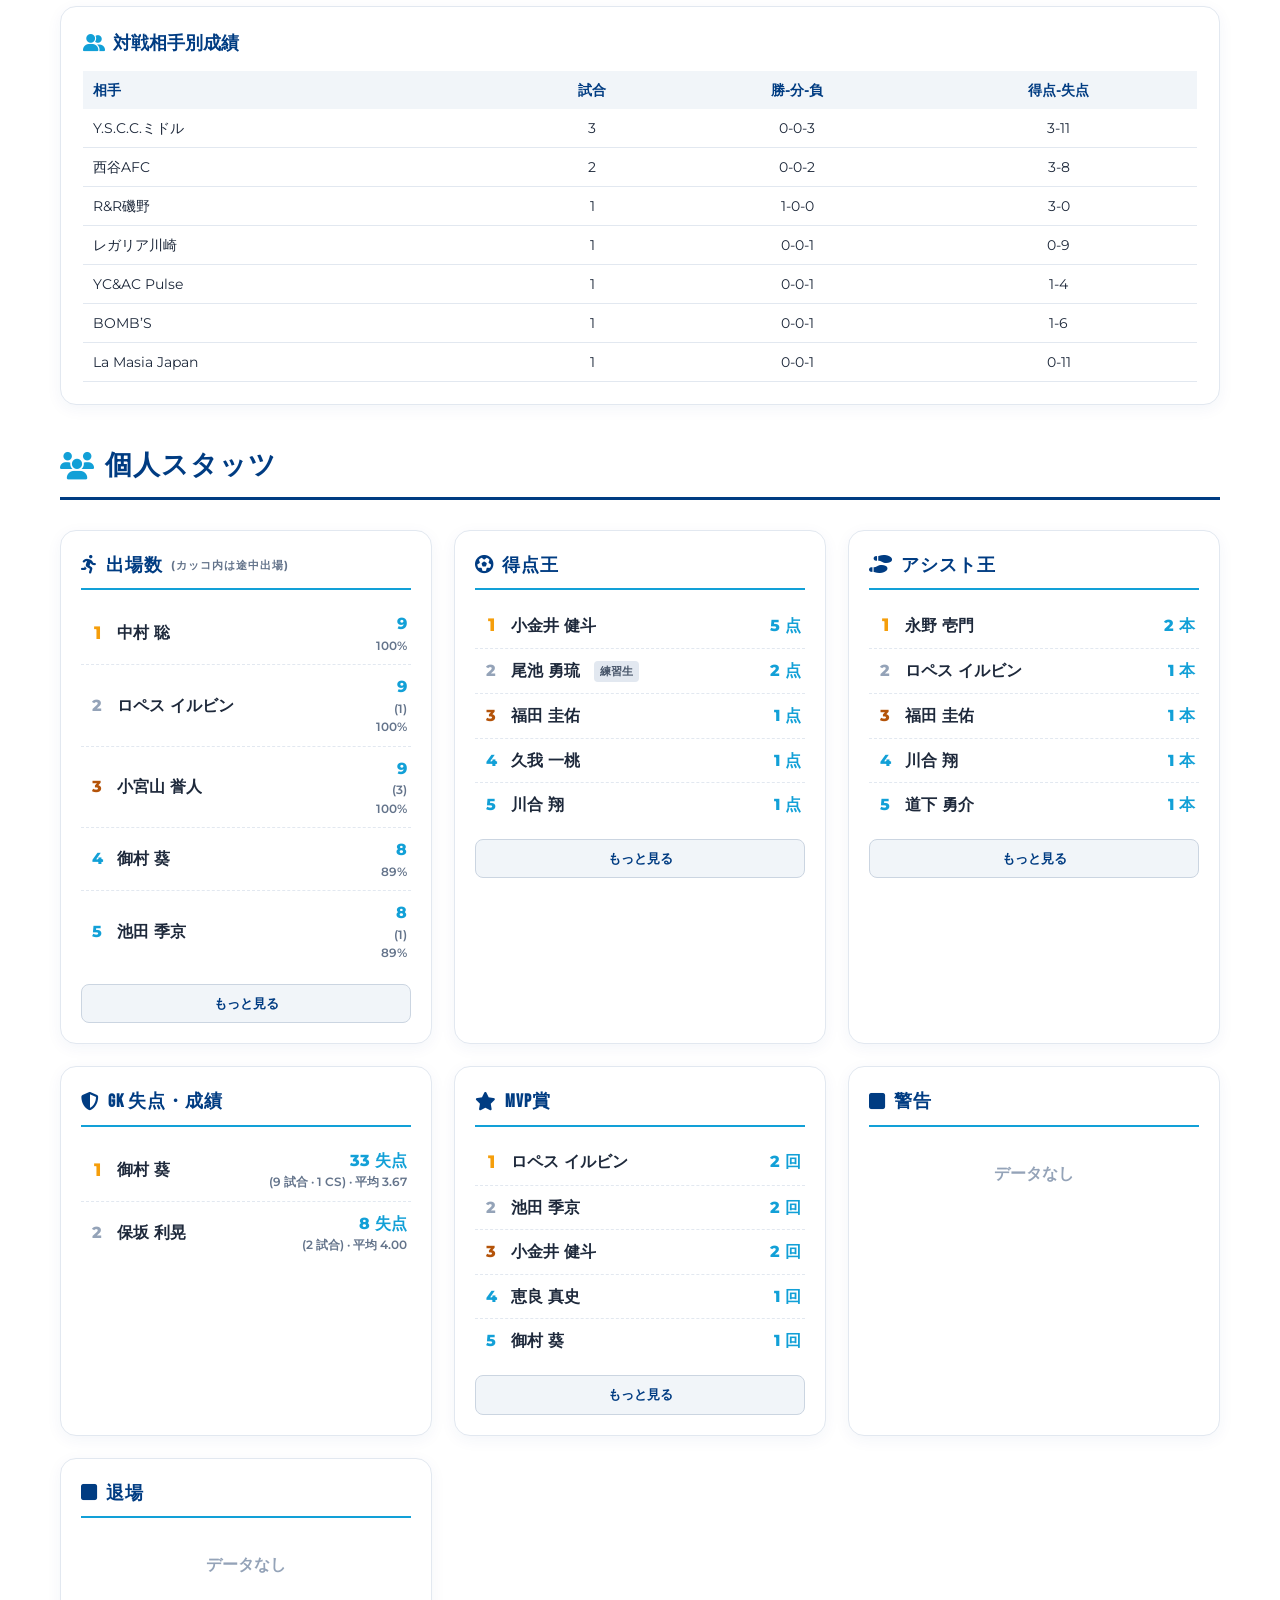
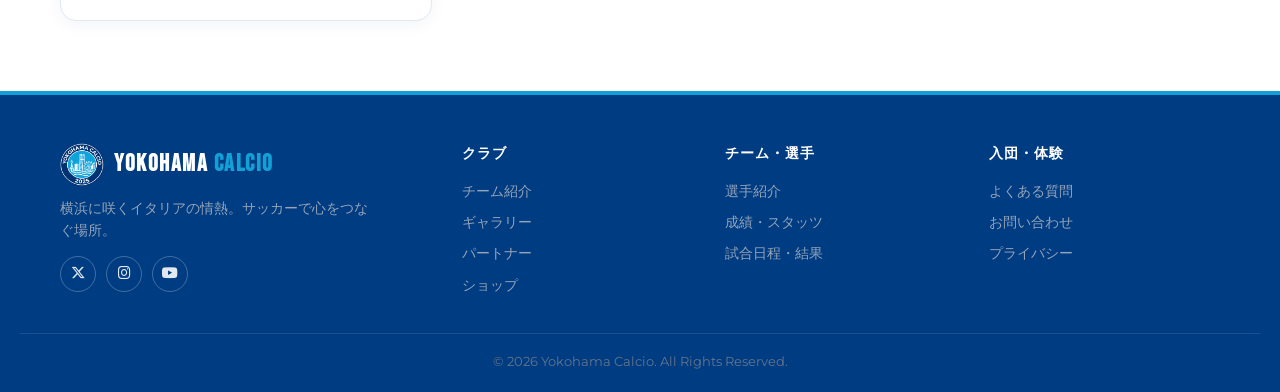
<file: stats.html>
<!DOCTYPE html>
<html lang="ja">
<head>
<meta charset="UTF-8">
<meta name="viewport" content="width=device-width, initial-scale=1.0">
<title>成績・スタッツ (Statistics) | Yokohama Calcio</title>
<meta name="description" content="Yokohama Calcioのチーム戦績・直近5試合の調子・個人スタッツ（得点王、アシスト王、MVP、カード、GK成績）とリーグ順位表。Official team statistics and player rankings.">
<meta name="keywords" content="Yokohama Calcio, 戦績, スタッツ, 順位表, 横浜 サッカーチーム, 得点王, Yokohama Calcio Stats, Football Statistics Yokohama">
<meta name="author" content="Yokohama Calcio">
<meta name="robots" content="index, follow">
<link rel="canonical" href="https://yokohamacalcio.com/stats.html">
<link rel="alternate" hreflang="ja" href="https://yokohamacalcio.com/stats.html">
<link rel="alternate" hreflang="it" href="https://yokohamacalcio.com/stats.html?lang=it">
<link rel="alternate" hreflang="en" href="https://yokohamacalcio.com/stats.html?lang=en">
<link rel="alternate" hreflang="x-default" href="https://yokohamacalcio.com/stats.html">
<meta property="og:type" content="website">
<meta property="og:url" content="https://yokohamacalcio.com/stats.html">
<meta property="og:title" content="成績・スタッツ | Yokohama Calcio">
<meta property="og:description" content="Yokohama Calcioのチーム戦績および個人スタッツ一覧です。">
<meta property="og:image" content="https://yokohamacalcio.com/immagini/logo.png?v=2">
<meta name="twitter:card" content="summary_large_image">
<meta name="twitter:site" content="@yokohamacalcio">
<meta name="twitter:title" content="成績・スタッツ | Yokohama Calcio">
<meta name="twitter:description" content="Yokohama Calcioのチーム戦績および個人スタッツ一覧。">
<meta name="twitter:image" content="https://yokohamacalcio.com/immagini/logo.png?v=2">
<link rel="icon" href="./immagini/logo.png?v=2" type="image/png">
<link rel="apple-touch-icon" href="./immagini/logo.png?v=2">
<link rel="stylesheet" href="https://cdnjs.cloudflare.com/ajax/libs/font-awesome/6.5.0/css/all.min.css">
<link href="https://fonts.googleapis.com/css2?family=Bebas+Neue&family=Montserrat:wght@400;600;700;800&display=swap" rel="stylesheet">
<link rel="stylesheet" href="style.css">
<link rel="stylesheet" href="site-extras.css">
<script src="js/common.js"></script>
<script src="js/data.js"></script>

<style>
.stats-grid { display: grid; grid-template-columns: repeat(auto-fit, minmax(290px, 1fr)); gap: 22px; }
.ranking-card { background: #fff; border-radius: 16px; padding: 20px; border: 1px solid #e2e8f0; box-shadow: 0 4px 16px rgba(0,60,130,.05); }
.ranking-title { font-size: 1.15rem; color: var(--dark-navy); border-bottom: 2px solid var(--primary-sky); padding-bottom: 8px; margin-bottom: 12px; display: flex; align-items: center; gap: 8px; font-family: var(--font-brand); letter-spacing: 1px; }
.ranking-list { list-style: none; padding: 0; margin: 0; }
.ranking-item { display: flex; justify-content: space-between; align-items: center; gap: 10px; padding: 9px 4px; border-bottom: 1px dashed #e2e8f0; }
.ranking-item:last-child { border-bottom: 0; }
.rank-left { display: flex; align-items: center; gap: 8px; min-width: 0; flex: 1; }
.rank-number { width: 24px; font-weight: 800; color: var(--primary-sky); flex-shrink: 0; }
.rank-1 { color: #f59e0b; font-size: 1.1rem; } .rank-2 { color: #94a3b8; } .rank-3 { color: #b45309; }
.rank-name { font-weight: 700; white-space: nowrap; overflow: hidden; text-overflow: ellipsis; }
.trial-badge { font-size: .68rem; background: #e2e8f0; color: #475569; padding: 2px 6px; border-radius: 4px; font-weight: 700; margin-left: 6px; }
.rank-val { font-weight: 800; color: var(--primary-sky); white-space: nowrap; text-align: right; }
.rank-val small { display: block; color: #64748b; font-weight: 600; font-size: .72rem; }
.more-btn { width: 100%; margin-top: 12px; padding: 8px; background: #f1f5f9; border: 1px solid #cbd5e1; border-radius: 8px; color: var(--dark-navy); font: inherit; font-weight: 700; font-size: .84rem; cursor: pointer; }
.more-btn:hover { background: var(--dark-navy); color: #fff; }
.stats-table-wrapper { overflow-x: auto; }
.stats-table { width: 100%; border-collapse: collapse; background: #fff; border: 1px solid #e2e8f0; border-radius: 12px; overflow: hidden; text-align: center; }
.stats-table th { background: var(--dark-navy); color: #fff; padding: 11px 8px; font-size: .82rem; }
.stats-table td { padding: 11px 8px; border-bottom: 1px solid #e2e8f0; font-weight: 600; font-size: .9rem; }
.stats-table tr.hl td { background: rgba(135,206,235,.25); }
.stats-table td.left, .stats-table th.left { text-align: left; }
.empty { text-align: center; color: #94a3b8; padding: 22px 8px; font-weight: 600; }
.sub-title { font-size: .95rem; font-weight: 800; color: var(--dark-navy); margin: 22px 0 10px; }
.stats-section-title { font-family: var(--font-brand); font-size: 1.7rem; color: var(--dark-navy); border-bottom: 3px solid var(--dark-navy); padding-bottom: 8px; margin: 40px 0 22px; display: flex; align-items: center; gap: 10px; letter-spacing: 1px; }
.stats-section-title i { color: var(--primary-sky); }

.goal-bars {
    display: flex;
    align-items: flex-end;
    justify-content: space-around;
    height: 140px;
    margin-top: 25px;
    padding-top: 35px;
    padding-bottom: 10px;
    border-bottom: 2px solid #e2e8f0;
}
.goal-bar {
    position: relative;
    display: flex;
    flex-direction: column;
    align-items: center;
    height: 100%;
    justify-content: flex-end;
    cursor: pointer;
    outline: none;
    transition: transform 0.2s ease;
}
.goal-bar:hover, .goal-bar:focus, .goal-bar:active {
    transform: translateY(-4px);
}
.goal-bar .bar-val-pop {
    position: absolute;
    top: -30px;
    left: 50%;
    transform: translateX(-50%) scale(0.85);
    background: var(--dark-navy, #003c82);
    color: #ffffff;
    padding: 3px 8px;
    border-radius: 6px;
    font-size: 0.78rem;
    font-weight: 800;
    white-space: nowrap;
    opacity: 0;
    visibility: hidden;
    transition: all 0.2s cubic-bezier(0.34, 1.56, 0.64, 1);
    pointer-events: none;
    box-shadow: 0 4px 12px rgba(0, 0, 0, 0.25);
    z-index: 10;
}
.goal-bar .bar-val-pop::after {
    content: '';
    position: absolute;
    bottom: -4px;
    left: 50%;
    transform: translateX(-50%);
    border-width: 4px 4px 0;
    border-style: solid;
    border-color: var(--dark-navy, #003c82) transparent transparent;
}
.goal-bar:hover .bar-val-pop,
.goal-bar:focus .bar-val-pop,
.goal-bar:active .bar-val-pop {
    opacity: 1;
    visibility: visible;
    transform: translateX(-50%) scale(1);
}

@media (max-width: 600px) { .stats-table th, .stats-table td { padding: 8px 4px; font-size: .76rem; } }
</style>
</head>
<body>
<script>YC.mountHeader('stats')</script>

<section class="page-hero"><div class="container">
  <h1><i class="fas fa-chart-line"></i> <span data-i18n="s.title"></span></h1>
  <p data-i18n="s.intro"></p>
</div></section>

<main class="section" style="padding-top: 10px;"><div class="container">
  <div class="toolbar">
    <label for="season" style="font-weight:700;color:var(--dark-navy)"><i class="fas fa-calendar-alt"></i> <span data-i18n="s.season"></span></label>
    <select id="season"></select>
    <div class="pill-row" id="compPills" role="group"></div>
  </div>

  <div class="kpi-strip" id="kpis" aria-live="polite"></div>

  <h2 class="stats-section-title"><i class="fas fa-shield-alt"></i> <span data-i18n="s.sec_team"></span></h2>

  <div class="panel"><h3><i class="fas fa-heartbeat"></i> <span data-i18n="s.form"></span></h3>
    <div id="formBox"></div></div>

  <div class="panel"><h3><i class="fas fa-trophy"></i> <span data-i18n="s.record"></span></h3>
    <div class="stats-table-wrapper" id="recordBox"></div>
    <p class="sub-title"><i class="fas fa-copy"></i> <span data-i18n="s.discipline"></span></p>
    <div class="stats-table-wrapper" id="discBox"></div></div>

  <div class="panel" id="standingsPanel"><h3><i class="fas fa-list-ol"></i> <span data-i18n="s.standings"></span></h3><div id="standingsBox"></div></div>

  <div class="panel"><h3><i class="fas fa-user-friends"></i> <span data-i18n="s.h2h"></span></h3><div class="table-scroll" id="h2hBox"></div></div>

  <h2 class="stats-section-title"><i class="fas fa-users"></i> <span data-i18n="s.sec_personal"></span></h2>
  <div class="stats-grid" id="rankings"></div>
</div></main>

<script>YC.mountFooter()</script>
<script>
YC.register({
  ja: { 
    's.title': 'チーム・個人戦績', 's.intro': '試合結果から自動集計した成績です。', 's.season': 'シーズン:', 's.all_seasons': '全期間', 's.comp_all': '全大会', 's.comp_league': 'リーグ戦', 's.comp_cup': 'カップ戦', 's.comp_friendly': '練習試合', 's.sec_team': 'チーム戦績', 's.sec_personal': '個人スタッツ', 's.form': '直近5試合の調子', 's.record': '勝敗・得失点', 's.discipline': '規律・カード', 's.standings': 'リーグ順位表', 's.no_standings': 'このシーズンの順位表はありません。', 's.h2h': '対戦相手別成績', 's.k_played': '試合数', 's.k_wdl': '勝-分-負', 's.k_goals': '得点-失点', 's.k_winrate': '勝率', 's.k_clean': 'クリーンシート', 's.th_cat': '区分', 's.th_p': '試合', 's.th_w': '勝', 's.th_d': '分', 's.th_l': '負', 's.th_gf': '得点', 's.th_ga': '失点', 's.th_win': '勝率', 's.th_y': '警告', 's.th_r': '退場', 's.th_avg': '平均/試合', 's.th_opp': '相手', 's.row_league': 'リーグ戦', 's.row_cup': 'カップ戦', 's.row_friendly': '練習試合', 's.row_total': '通算', 's.no_data': 'データなし', 's.last5': '直近の試合', 's.r_apps': '出場数', 's.r_apps_hint': '(カッコ内は途中出場)', 's.r_goals': '得点王', 's.r_assists': 'アシスト王', 's.r_gk': 'GK 失点・成績', 's.r_mvp': 'MVP賞', 's.r_yellow': '警告', 's.r_red': '退場', 's.u_goals': '点', 's.u_assists': '本', 's.u_mvp': '回', 's.u_cards': '枚', 's.u_conceded': '失点', 's.u_matches': '試合', 's.avg': '平均', 's.trial': '練習生', 's.more': 'もっと見る', 's.less': '閉じる', 's.pos': '順位', 's.team': 'チーム', 's.pts': '勝点', 's.gd': '得失差',
    's.res_w': '勝', 's.res_d': '分', 's.res_l': '負'
  },
  it: { 
    's.title': 'Statistiche Squadra & Singoli', 's.intro': 'Dati calcolati automaticamente dai risultati delle partite.', 's.season': 'Stagione:', 's.all_seasons': 'Tutte', 's.comp_all': 'Tutte', 's.comp_league': 'Campionato', 's.comp_cup': 'Coppa', 's.comp_friendly': 'Amichevoli', 's.sec_team': 'Squadra', 's.sec_personal': 'Statistiche personali', 's.form': 'Stato di forma (ultime 5)', 's.record': 'Risultati e gol', 's.discipline': 'Disciplina', 's.standings': 'Classifica campionato', 's.no_standings': 'Nessuna classifica per questa stagione.', 's.h2h': 'Scontri diretti', 's.k_played': 'Partite', 's.k_wdl': 'V-N-P', 's.k_goals': 'Gol fatti-subiti', 's.k_winrate': '% vittorie', 's.k_clean': 'Porta inviolata', 's.th_cat': 'Categoria', 's.th_p': 'G', 's.th_w': 'V', 's.th_d': 'N', 's.th_l': 'P', 's.th_gf': 'GF', 's.th_ga': 'GS', 's.th_win': '% V', 's.th_y': 'Gialli', 's.th_r': 'Rossi', 's.th_avg': 'Media/G', 's.th_opp': 'Avversario', 's.row_league': 'Campionato', 's.row_cup': 'Coppa', 's.row_friendly': 'Amichevoli', 's.row_total': 'Totale', 's.no_data': 'Nessun dato', 's.last5': 'Ultime partite', 's.r_apps': 'Presenze', 's.r_apps_hint': '(tra parentesi: da subentrato)', 's.r_goals': 'Capocannoniere', 's.r_assists': 'Assistman', 's.r_gk': 'Portieri', 's.r_mvp': 'MVP', 's.r_yellow': 'Ammonizioni', 's.r_red': 'Espulsioni', 's.u_goals': 'gol', 's.u_assists': 'assist', 's.u_mvp': 'volte', 's.u_cards': 'cart.', 's.u_conceded': 'GS', 's.u_matches': 'pres.', 's.avg': 'Media', 's.trial': 'In prova', 's.more': 'Mostra tutti', 's.less': 'Mostra meno', 's.pos': 'Pos', 's.team': 'Squadra', 's.pts': 'Pt', 's.gd': 'DR',
    's.res_w': 'V', 's.res_d': 'N', 's.res_l': 'P'
  },
  en: { 
    's.title': 'Team & Player Stats', 's.intro': 'Figures calculated automatically from match results.', 's.season': 'Season:', 's.all_seasons': 'All time', 's.comp_all': 'All', 's.comp_league': 'League', 's.comp_cup': 'Cup', 's.comp_friendly': 'Friendlies', 's.sec_team': 'Team', 's.sec_personal': 'Individual stats', 's.form': 'Recent form (last 5)', 's.record': 'Results & goals', 's.discipline': 'Discipline', 's.standings': 'League table', 's.no_standings': 'No league table for this season.', 's.h2h': 'Head to head', 's.k_played': 'Played', 's.k_wdl': 'W-D-L', 's.k_goals': 'Goals for-against', 's.k_winrate': 'Win %', 's.k_clean': 'Clean sheets', 's.th_cat': 'Category', 's.th_p': 'P', 's.th_w': 'W', 's.th_d': 'D', 's.th_l': 'L', 's.th_gf': 'GF', 's.th_ga': 'GA', 's.th_win': 'Win %', 's.th_y': 'Yellows', 's.th_r': 'Reds', 's.th_avg': 'Avg/P', 's.th_opp': 'Opponent', 's.row_league': 'League', 's.row_cup': 'Cup', 's.row_friendly': 'Friendly', 's.row_total': 'Total', 's.no_data': 'No data', 's.last5': 'Recent matches', 's.r_apps': 'Appearances', 's.r_apps_hint': '(in brackets: as substitute)', 's.r_goals': 'Top scorers', 's.r_assists': 'Top assists', 's.r_gk': 'Goalkeepers', 's.r_mvp': 'MVP awards', 's.r_yellow': 'Yellow cards', 's.r_red': 'Red cards', 's.u_goals': 'goals', 's.u_assists': 'assists', 's.u_mvp': 'times', 's.u_cards': 'cards', 's.u_conceded': 'GA', 's.u_matches': 'apps', 's.avg': 'Avg', 's.trial': 'Trial', 's.more': 'Show all', 's.less': 'Show less', 's.pos': 'Pos', 's.team': 'Team', 's.pts': 'Pts', 's.gd': 'GD',
    's.res_w': 'W', 's.res_d': 'D', 's.res_l': 'L'
  }
});
YC.boot({ title: { ja: '成績・スタッツ (Statistics) | Yokohama Calcio', it: 'Statistiche & Rendimento | Yokohama Calcio', en: 'Team & Player Statistics | Yokohama Calcio' } });

const esc = YC.escapeHtml, t = k => YC.t(k), D = () => YC.data;
let M = [], P = [], OPP = {}, STAND = {}, ready = false;
let ui = { season: String(YC.todayJST().slice(0, 4)), comp: 'all' };
const expanded = {};

const seasonMatches = () => M.filter(m => m.status === 'past' && (ui.season === 'all' || String(m.date).slice(0, 4) === ui.season)).sort((a, b) => a.date.localeCompare(b.date));
const compMatches = () => seasonMatches().filter(m => ui.comp === 'all' || D().normCat(m.category) === ui.comp);

/* Parser avanzato per estrarre il nome e la quantità (es. "Giocatore (x2)", "Giocatore (2)", "Giocatore x2") */
function entries(text) {
  if (!text || text === 'なし' || text === 'Nessuno') return [];
  return String(text).split(/[,、]/).map(x => x.trim()).filter(Boolean).map(s => {
    // 1) Match tipo "Giocatore (x2)", "Giocatore (2)", "Giocatore (X2)"
    const parenMult = s.match(/^(.*?)\s*[(（]\s*(?:[xX*]\s*(\d+)|(\d+))\s*[)）]$/);
    if (parenMult) {
      const name = parenMult[1].trim();
      const count = parseInt(parenMult[2] || parenMult[3], 10) || 1;
      return { name, count };
    }
    // 2) Match tipo "Giocatore x2", "Giocatore X2", "Giocatore *2"
    const outerMult = s.match(/^(.*?)\s*[xX*]\s*(\d+)$/);
    if (outerMult) {
      const name = outerMult[1].trim();
      const count = parseInt(outerMult[2], 10) || 1;
      return { name, count };
    }
    // 3) Match con minute o note generiche tra parentesi tipo "Giocatore (15', x2)" o "Giocatore (23')"
    const genParen = s.match(/^(.*?)\s*[(（]([^)）]+)[)）]$/);
    if (genParen) {
      const name = genParen[1].trim();
      const inside = genParen[2].trim();
      const inMult = inside.match(/[xX*]\s*(\d+)/);
      const count = inMult ? (parseInt(inMult[1], 10) || 1) : 1;
      return { name, count };
    }
    return { name: s, count: 1 };
  }).filter(e => e.name);
}

function getEventsForMatch(m) {
  const scorers = [];
  const assists = [];
  const yellows = [];
  const reds = [];
  const gks = [];
  const mvps = [];

  if (m.sub_matches && m.sub_matches.length > 0) {
    m.sub_matches.forEach(sub => {
      if (sub.scorers) scorers.push(...entries(sub.scorers));
      if (sub.assists) assists.push(...entries(sub.assists));
      if (sub.yellow_cards) yellows.push(...entries(sub.yellow_cards));
      if (sub.red_cards) reds.push(...entries(sub.red_cards));

      const gkStr = sub.goalkeeper || sub.goalkeepers;
      if (gkStr) {
        String(gkStr).split(/[,、]/).forEach(x => {
          const s = x.trim();
          if (!s) return;
          const parsed = entries(s)[0];
          if (parsed) {
            const mt = s.match(/^([^(（]+)(?:[(（](\d+)[)）])?/);
            const conc = mt && mt[2] !== undefined ? parseInt(mt[2], 10) : 0;
            gks.push({ name: parsed.name, conc, cleanSheet: conc === 0 });
          }
        });
      }
    });
    if (m.mvp) mvps.push(...entries(m.mvp));
    if (m.yellow_cards && yellows.length === 0) yellows.push(...entries(m.yellow_cards));
    if (m.red_cards && reds.length === 0) reds.push(...entries(m.red_cards));
  } else {
    if (m.scorers) scorers.push(...entries(m.scorers));
    if (m.assists) assists.push(...entries(m.assists));
    if (m.yellow_cards) yellows.push(...entries(m.yellow_cards));
    if (m.red_cards) reds.push(...entries(m.red_cards));
    if (m.mvp) mvps.push(...entries(m.mvp));

    if (m.goalkeepers) {
      const ga = (D().scoreParts(m).theirs) || 0;
      String(m.goalkeepers).split(/[,、]/).forEach(x => {
        const s = x.trim();
        if (!s) return;
        const mt = s.match(/^([^(（]+)(?:[(（](\d+)[)）])?/);
        const name = mt ? mt[1].trim() : s;
        const conc = mt && mt[2] !== undefined ? parseInt(mt[2], 10) : ga;
        gks.push({ name, conc, cleanSheet: conc === 0 });
      });
    }
  }

  return { scorers, assists, yellows, reds, gks, mvps };
}

function tally(list) {
  const r = { p: 0, w: 0, d: 0, l: 0, gf: 0, ga: 0, y: 0, rd: 0, clean: 0 };
  list.forEach(m => {
    const s = D().scoreParts(m); if (s.ours == null) return;
    r.p++; r.gf += s.ours; r.ga += s.theirs;
    s.ours > s.theirs ? r.w++ : s.ours === s.theirs ? r.d++ : r.l++;

    // Verifica Clean Sheet squadra anche sulle sotto-partite (sub_matches)
    if (m.sub_matches && m.sub_matches.length > 0) {
      m.sub_matches.forEach(sub => {
        const isHomeUs = sub.home === 'us' || sub.isHome === true || sub.home_team === 'us';
        const mt = String(sub.score || '').match(/^\s*(\d+)\s*-\s*(\d+)\s*$/);
        if (mt) {
          const theirs = isHomeUs ? +mt[2] : +mt[1];
          if (theirs === 0) r.clean++;
        }
      });
    } else {
      if (s.theirs === 0) r.clean++;
    }

    const ev = getEventsForMatch(m);
    r.y += ev.yellows.reduce((sum, item) => sum + (item.count || 1), 0);
    r.rd += ev.reds.reduce((sum, item) => sum + (item.count || 1), 0);
  });
  r.win = r.p ? Math.round(r.w / r.p * 100) : 0;
  return r;
}

function who(name) { const p = D().findPlayer(P, name); return { key: p ? p.id : 'raw:' + name, p, raw: name }; }
function bump(map, name, n, extra) {
  const w = who(name); const o = map[w.key] || (map[w.key] = Object.assign({ p: w.p, raw: name, n: 0 }, extra || {}));
  o.n += n; return o;
}

function aggregate(list) {
  const A = { apps: {}, goals: {}, assists: {}, mvp: {}, yellow: {}, red: {}, gk: {} };
  list.forEach(m => {
    const starters = Array.isArray(m.starters) ? m.starters : Object.values(m.starters_positions || {});
    const subs = Array.isArray(m.substitutes_in) ? m.substitutes_in : (m.bench_details || []).filter(b => b.subbed_in).map(b => b.player);
    
    starters.forEach(n => { if (n) bump(A.apps, n, 1, { subs: 0 }); });
    subs.forEach(n => { if (n) { const o = bump(A.apps, n, 1, { subs: 0 }); o.subs++; } });

    const ev = getEventsForMatch(m);

    ev.scorers.forEach(e => bump(A.goals, e.name, e.count));
    ev.assists.forEach(e => bump(A.assists, e.name, e.count));
    ev.mvps.forEach(e => bump(A.mvp, e.name, e.count || 1));
    ev.yellows.forEach(e => bump(A.yellow, e.name, e.count || 1));
    ev.reds.forEach(e => bump(A.red, e.name, e.count || 1));

    ev.gks.forEach(g => {
      const o = bump(A.gk, g.name, g.conc, { played: 0, cleanSheets: 0 });
      o.played++;
      if (g.cleanSheet) o.cleanSheets = (o.cleanSheets || 0) + 1;
    });
  });
  return A;
}

function nameHtml(o) {
  const nm = o.p ? D().playerName(o.p, YC.lang()) : o.raw;
  return `<span class="rank-name">${esc(nm)}</span>${o.p ? '' : `<span class="trial-badge">${t('s.trial')}</span>`}`;
}
function rankCard(id, icon, title, hint, rows, valFn, sortFn) {
  const list = rows.slice().sort(sortFn);
  const open = expanded[id], shown = open ? list : list.slice(0, 5);
  let body = shown.length ? shown.map((o, i) => `<li class="ranking-item"><div class="rank-left"><span class="rank-number ${i < 3 ? 'rank-' + (i + 1) : ''}">${i + 1}</span>${nameHtml(o)}</div><div class="rank-val">${valFn(o)}</div></li>`).join('') : `<li class="empty">${t('s.no_data')}</li>`;
  const btn = list.length > 5 ? `<button class="more-btn" data-more="${id}">${open ? t('s.less') : t('s.more')}</button>` : '';
  return `<div class="ranking-card"><h3 class="ranking-title"><i class="fas ${icon}"></i> ${title} ${hint ? `<small style="font-family:var(--font-main);font-size:.7rem;color:#64748b">${hint}</small>` : ''}</h3><ul class="ranking-list">${body}</ul>${btn}</div>`;
}

function renderKpis(list) {
  const r = tally(list), k = (v, key) => `<div class="kpi"><b>${v}</b><span>${t(key)}</span></div>`;
  document.getElementById('kpis').innerHTML = k(r.p, 's.k_played') + k(`${r.w}-${r.d}-${r.l}`, 's.k_wdl') + k(`${r.gf}-${r.ga}`, 's.k_goals') + k(r.win + '%', 's.k_winrate') + k(r.clean, 's.k_clean');
}

function renderForm(list) {
  const last = list.slice(-5);
  if (!last.length) { document.getElementById('formBox').innerHTML = `<p class="empty">${t('s.no_data')}</p>`; return; }
  
  const dots = last.map(m => {
    const res = D().result(m), s = D().scoreParts(m), o = D().oppInfo(m, YC.lang(), OPP).name;
    const resLabel = res === 'W' ? t('s.res_w') : res === 'D' ? t('s.res_d') : t('s.res_l');
    return `<span class="form-dot ${res}" title="${esc(m.date + ' · vs ' + o + ' · ' + s.text)}">${resLabel}</span>`;
  }).join('');

  const last10 = list.slice(-10), max = Math.max(1, ...last10.map(m => Math.max(D().scoreParts(m).ours || 0, D().scoreParts(m).theirs || 0)));
  const bars = last10.map(m => {
    const s = D().scoreParts(m);
    const ours = s.ours || 0;
    const theirs = s.theirs || 0;
    return `<div class="goal-bar" tabindex="0" title="${esc(m.date + ' ' + s.text)}">
      <div class="bar-val-pop"><span style="color:var(--primary-sky, #87ceeb)">${ours}</span> - <span style="color:#f87171">${theirs}</span></div>
      <div class="cols">
        <i class="gf" style="height:${ours / max * 100}%"></i>
        <i class="ga" style="height:${theirs / max * 100}%"></i>
      </div>
      <span>${esc(String(m.date).slice(5).replace('-', '/'))}</span>
    </div>`;
  }).join('');

  document.getElementById('formBox').innerHTML = `<div class="form-strip">${dots}</div><div class="goal-bars" aria-label="${t('s.last5')}">${bars}</div><p class="lineup-note"><i class="fas fa-square" style="color:#12A0D7"></i> ${t('s.th_gf')} &nbsp; <i class="fas fa-square" style="color:#f87171"></i> ${t('s.th_ga')}</p>`;
}

function renderRecord(sm, cm) {
  const rows = [['friendly', 'row_friendly'], ['league', 'row_league'], ['cup', 'row_cup']].map(([c, k]) => ({ c, k, r: tally(sm.filter(m => D().normCat(m.category) === c)) })).filter(x => x.r.p > 0 || ui.comp === x.c);
  const tot = tally(sm);
  const th = ['th_cat', 'th_p', 'th_w', 'th_d', 'th_l', 'th_gf', 'th_ga', 'th_win'].map((k, i) => `<th class="${i ? '' : 'left'}">${t('s.' + k)}</th>`).join('');
  const tr = (label, r, hl) => `<tr class="${hl ? 'hl' : ''}"><td class="left"><b>${label}</b></td><td>${r.p}</td><td>${r.w}</td><td>${r.d}</td><td>${r.l}</td><td>${r.gf}</td><td>${r.ga}</td><td><b>${r.win}%</b></td></tr>`;
  document.getElementById('recordBox').innerHTML = `<table class="stats-table"><thead><tr>${th}</tr></thead><tbody>${rows.map(x => tr(t('s.' + x.k), x.r, ui.comp === x.c)).join('')}${tr(t('s.row_total'), tot, ui.comp === 'all')}</tbody></table>`;
  const dr = (label, r, hl) => `<tr class="${hl ? 'hl' : ''}"><td class="left"><b>${label}</b></td><td>${r.y}</td><td>${r.rd}</td><td>${r.p ? ((r.y + r.rd) / r.p).toFixed(1) : '0.0'}</td></tr>`;
  document.getElementById('discBox').innerHTML = `<table class="stats-table"><thead><tr><th class="left">${t('s.th_cat')}</th><th>${t('s.th_y')}</th><th>${t('s.th_r')}</th><th>${t('s.th_avg')}</th></tr></thead><tbody>${rows.map(x => dr(t('s.' + x.k), x.r, ui.comp === x.c)).join('')}${dr(t('s.row_total'), tot, ui.comp === 'all')}</tbody></table>`;
}

function renderStandings() {
  const panel = document.getElementById('standingsPanel'), box = document.getElementById('standingsBox');
  panel.style.display = (ui.comp === 'cup' || ui.comp === 'friendly') ? 'none' : '';
  const data = STAND[ui.season];
  const teams = Array.isArray(data) ? data : (data && data.teams) || [];
  if (!teams.length) { box.innerHTML = `<p class="empty">${t('s.no_standings')}</p>`; return; }
  const rows = teams.map(x => Object.assign({}, x, { pts: x.wins * 3 + x.draws, gd: x.gf - x.ga })).sort((a, b) => b.pts - a.pts || b.gd - a.gd || b.gf - a.gf);
  const name = data && data.league_name ? `<p class="sub-title" style="margin-top:0">${esc(data.league_name)}</p>` : '';
  box.innerHTML = name + `<div class="stats-table-wrapper"><table class="stats-table"><thead><tr><th>${t('s.pos')}</th><th class="left">${t('s.team')}</th><th>${t('s.th_p')}</th><th>${t('s.th_w')}</th><th>${t('s.th_d')}</th><th>${t('s.th_l')}</th><th>${t('s.th_gf')}</th><th>${t('s.th_ga')}</th><th>${t('s.gd')}</th><th>${t('s.pts')}</th></tr></thead><tbody>` +
    rows.map((x, i) => `<tr class="${/yokohama\s*calcio|ヨコハマ・?カルチョ/i.test(x.team) ? 'hl' : ''}"><td><b>${i + 1}</b></td><td class="left">${esc(x.team)}</td><td>${x.played}</td><td>${x.wins}</td><td>${x.draws}</td><td>${x.losses}</td><td>${x.gf}</td><td>${x.ga}</td><td>${x.gd > 0 ? '+' + x.gd : x.gd}</td><td><b>${x.pts}</b></td></tr>`).join('') + '</tbody></table></div>';
}

function renderH2H(list) {
  const g = {};
  list.forEach(m => {
    if (m.sub_matches && m.sub_matches.length > 0) {
      m.sub_matches.forEach(sub => {
        const oppId = sub.opponent_id || m.opponent_id;
        if (!oppId) return;
        const isHomeUs = sub.home === 'us' || sub.isHome === true || sub.home_team === 'us';
        const mt = String(sub.score || '').match(/^\s*(\d+)\s*-\s*(\d+)\s*$/);
        if (!mt) return;
        const s1 = +mt[1], s2 = +mt[2];
        const ours = isHomeUs ? s1 : s2;
        const theirs = isHomeUs ? s2 : s1;

        const r = g[oppId] || (g[oppId] = { m: { opponent_id: oppId }, p: 0, w: 0, d: 0, l: 0, gf: 0, ga: 0 });
        r.p++;
        r.gf += ours;
        r.ga += theirs;
        if (ours > theirs) r.w++;
        else if (ours === theirs) r.d++;
        else r.l++;
      });
    } else {
      const s = D().scoreParts(m);
      if (s.ours == null || !m.opponent_id) return;
      const r = g[m.opponent_id] || (g[m.opponent_id] = { m, p: 0, w: 0, d: 0, l: 0, gf: 0, ga: 0 });
      r.p++;
      r.gf += s.ours;
      r.ga += s.theirs;
      if (s.ours > s.theirs) r.w++;
      else if (s.ours === s.theirs) r.d++;
      else r.l++;
    }
  });
  const rows = Object.values(g).sort((a, b) => b.p - a.p || b.w - a.w);
  document.getElementById('h2hBox').innerHTML = rows.length ? `<table class="mini-table"><thead><tr><th>${t('s.th_opp')}</th><th class="num">${t('s.th_p')}</th><th class="num">${t('s.th_w')}-${t('s.th_d')}-${t('s.th_l')}</th><th class="num">${t('s.th_gf')}-${t('s.th_ga')}</th></tr></thead><tbody>${rows.map(r => `<tr><td>${esc(D().oppInfo(r.m, YC.lang(), OPP).name)}</td><td class="num">${r.p}</td><td class="num">${r.w}-${r.d}-${r.l}</td><td class="num">${r.gf}-${r.ga}</td></tr>`).join('')}</tbody></table>` : `<p class="empty">${t('s.no_data')}</p>`;
}

function renderRankings(list) {
  const A = aggregate(list), V = Object.values, n = list.length;
  const byN = (a, b) => b.n - a.n || ((b.p && b.p.caps) || 0) - ((a.p && a.p.caps) || 0);
  const unit = u => o => `${o.n} ${t(u)}`;
  const gkRows = V(A.gk).filter(o => !o.p || o.p.role === 'gk').map(o => Object.assign(o, { avg: o.played ? o.n / o.played : 0 }));
  
  document.getElementById('rankings').innerHTML =
    rankCard('apps', 'fa-running', t('s.r_apps'), t('s.r_apps_hint'), V(A.apps), o => `${o.n}${o.subs ? ` <small>(${o.subs})</small>` : ''}<small>${n ? Math.round(o.n / n * 100) : 0}%</small>`, (a, b) => b.n - a.n || a.subs - b.subs) +
    rankCard('goals', 'fa-futbol', t('s.r_goals'), '', V(A.goals), unit('s.u_goals'), byN) +
    rankCard('assists', 'fa-shoe-prints', t('s.r_assists'), '', V(A.assists), unit('s.u_assists'), byN) +
    rankCard('gk', 'fa-shield-halved', t('s.r_gk'), '', gkRows, o => `${o.n} ${t('s.u_conceded')} <small>(${o.played} ${t('s.u_matches')}${o.cleanSheets ? ` · ${o.cleanSheets} CS` : ''}) · ${t('s.avg')} ${o.avg.toFixed(2)}</small>`, (a, b) => (b.cleanSheets || 0) - (a.cleanSheets || 0) || a.avg - b.avg || a.n - b.n) +
    rankCard('mvp', 'fa-star', t('s.r_mvp'), '', V(A.mvp), unit('s.u_mvp'), byN) +
    rankCard('yellow', 'fa-square', t('s.r_yellow'), '', V(A.yellow), unit('s.u_cards'), byN) +
    rankCard('red', 'fa-square', t('s.r_red'), '', V(A.red), unit('s.u_cards'), byN);
}

function renderControls() {
  const years = [...new Set(M.map(m => String(m.date).slice(0, 4)).concat(YC.todayJST().slice(0, 4)))].sort().reverse();
  document.getElementById('season').innerHTML = `<option value="all" ${ui.season === 'all' ? 'selected' : ''}>${t('s.all_seasons')}</option>` + years.map(y => `<option value="${y}" ${ui.season === y ? 'selected' : ''}>${y}</option>`).join('');
  document.getElementById('compPills').innerHTML = ['all', 'league', 'cup', 'friendly'].map(c => `<button type="button" class="pill ${ui.comp === c ? 'active' : ''}" data-comp="${c}">${t('s.comp_' + c)}</button>`).join('');
}

function render() {
  const sm = seasonMatches(), cm = compMatches();
  renderControls(); renderKpis(cm); renderForm(cm); renderRecord(sm, cm); renderStandings();
  renderH2H(cm); renderRankings(cm);
}

document.addEventListener('click', e => {
  const c = e.target.closest('[data-comp]'); if (c) { ui.comp = c.dataset.comp; Object.keys(expanded).forEach(k => delete expanded[k]); render(); return; }
  const m = e.target.closest('[data-more]'); if (m) { expanded[m.dataset.more] = !expanded[m.dataset.more]; renderRankings(compMatches()); }
});
document.getElementById('season').addEventListener('change', e => { ui.season = e.target.value; Object.keys(expanded).forEach(k => delete expanded[k]); render(); });

Promise.all([YC.data.load(['matches', 'players', 'opponents']), YC.fetchJson('standings.json', {})]).then(([d, st]) => {
  M = Array.isArray(d.matches) ? d.matches : []; P = Array.isArray(d.players) ? d.players : []; OPP = d.opponents || {}; STAND = st || {};
  const years = M.map(m => String(m.date).slice(0, 4)); if (ui.season !== 'all' && !years.includes(ui.season)) ui.season = 'all';
  ready = true; render();
});
document.addEventListener('yc:langchange', () => ready && render());
</script>
</body>
</html>
</file>
<file: style.css>
/* ==========================================
   1. RESET & VARIABILI CROMATICHE
   ========================================== */
:root {
    --primary-sky: #12A0D7;        /* Azzurro centrale logo */
    --primary-sky-hover: #0e86b5;  
    --dark-navy: #003C82;          /* Blu scuro anello esterno */
    --navy-hover: #002b5e;         
    --light-bg: #f0f7fc;            
    --white: #ffffff;
    --text-color: #1e293b;
    --font-main: 'Montserrat', sans-serif;
    --font-brand: 'Bebas Neue', sans-serif;
}

* {
    margin: 0;
    padding: 0;
    box-sizing: border-box;
}

html {
    scroll-behavior: smooth;
}

body {
    font-family: var(--font-main);
    line-height: 1.6;
    color: var(--text-color);
    background-color: var(--white);
    overflow-x: hidden;
}

.container {
    max-width: 1200px;
    margin: 0 auto;
    padding: 0 20px;
}

.section {
    padding: 70px 0;
}

.section-title {
    text-align: center;
    margin-bottom: 40px;
    font-size: 2.2rem;
    color: var(--dark-navy);
    letter-spacing: 0.5px;
    display: flex;
    align-items: center;
    justify-content: center;
    gap: 12px;
}

.hidden {
    display: none !important;
}

/* ==========================================
   2. HEADER & BARRA SUPERIORE (TOP BAR & NAV)
   ========================================== */
.header {
    background: var(--white);
    box-shadow: 0 2px 15px rgba(0, 60, 130, 0.08);
    position: sticky;
    top: 0;
    z-index: 1000;
}

.top-bar {
    background: var(--dark-navy);
    color: var(--white);
    font-size: 0.8rem;
    padding: 6px 0;
    border-bottom: 1px solid rgba(255, 255, 255, 0.1);
}

.top-bar-container {
    display: flex;
    justify-content: space-between;
    align-items: center;
}

.top-bar-social {
    display: flex;
    align-items: center;
    gap: 14px;
}

.top-bar-social a {
    color: rgba(255, 255, 255, 0.85);
    font-size: 0.95rem;
    transition: color 0.25s ease;
    text-decoration: none;
}

.top-bar-social a:hover {
    color: var(--primary-sky);
}

.top-bar-social a:hover .fa-youtube {
    color: #ff0000;
}

.lang-switcher {
    display: flex;
    align-items: center;
    gap: 8px;
    font-weight: 700;
}

.lang-btn {
    background: none;
    border: none;
    color: rgba(255, 255, 255, 0.7);
    font-size: 0.78rem;
    font-weight: 700;
    cursor: pointer;
    padding: 2px 4px;
    transition: color 0.2s ease;
    font-family: var(--font-main);
}

.lang-btn:hover {
    color: var(--white);
}

.lang-btn.active {
    color: var(--primary-sky);
    border-bottom: 2px solid var(--primary-sky);
}

.lang-divider {
    color: rgba(255, 255, 255, 0.3);
    font-size: 0.75rem;
}

.main-header-bar {
    padding: 10px 0;
}

.header-container {
    display: flex;
    justify-content: space-between;
    align-items: center;
}

.logo-title {
    display: flex;
    align-items: center;
    gap: 12px;
}

.logo-title a {
    text-decoration: none;
    display: flex;
    align-items: center;
}

.logo {
    height: 52px;
    width: auto;
    object-fit: contain;
}

.brand-name {
    font-family: var(--font-brand);
    font-size: 1.6rem;
    letter-spacing: 1.5px;
    color: var(--dark-navy);
    line-height: 1;
    font-weight: 700;
    text-transform: uppercase;
    text-decoration: none !important;
    display: inline-flex;
    flex-direction: row;
    gap: 6px;
    align-items: center;
}

.brand-sub {
    color: var(--primary-sky);
}

/* ==========================================
   3. MENU DESKTOP & DROPDOWN
   ========================================== */
.desktop-nav-wrapper {
    display: flex;
    align-items: center;
}

.main-nav {
    display: flex;
    align-items: center;
    gap: 22px;
}

.main-nav a,
.dropdown-toggle {
    text-decoration: none;
    color: var(--dark-navy);
    font-weight: 700;
    font-size: 0.92rem;
    transition: color 0.25s ease;
    white-space: nowrap;
    display: flex;
    align-items: center;
    gap: 6px;
    cursor: pointer;
}

.main-nav a:hover,
.dropdown:hover .dropdown-toggle {
    color: var(--primary-sky);
}

.nav-item.dropdown {
    position: relative;
    display: inline-block;
}

.nav-arrow {
    font-size: 0.72rem;
    transition: transform 0.25s ease;
}

.nav-item.dropdown:hover .nav-arrow {
    transform: rotate(180deg);
}

.dropdown-menu {
    position: absolute;
    top: 100%;
    left: 50%;
    transform: translateX(-50%) translateY(10px);
    background: var(--white);
    min-width: 180px;
    box-shadow: 0 10px 25px rgba(0, 60, 130, 0.12);
    border-radius: 12px;
    padding: 8px 0;
    border: 1px solid #e2e8f0;
    opacity: 0;
    visibility: hidden;
    transition: all 0.25s ease;
    z-index: 1010;
}

.nav-item.dropdown:hover .dropdown-menu {
    opacity: 1;
    visibility: visible;
    transform: translateX(-50%) translateY(0);
}

.dropdown-menu a {
    display: block;
    padding: 10px 18px;
    font-size: 0.88rem;
    font-weight: 600;
    color: var(--dark-navy);
    margin: 0;
    transition: background 0.2s ease, color 0.2s ease;
}

.dropdown-menu a:hover {
    background: var(--light-bg);
    color: var(--primary-sky);
}

.nav-cta-btn {
    background: var(--dark-navy) !important;
    color: var(--white) !important;
    padding: 8px 18px !important;
    border-radius: 20px;
    font-weight: 800 !important;
    transition: all 0.25s ease !important;
    box-shadow: 0 3px 10px rgba(0, 60, 130, 0.2);
}

.nav-cta-btn:hover {
    background: var(--primary-sky) !important;
    color: var(--dark-navy) !important;
    box-shadow: 0 5px 15px rgba(18, 160, 215, 0.3);
    transform: translateY(-1px);
}

/* ==========================================
   4. OVERLAY MENU MOBILE SCURO MODALE
   ========================================== */
.mobile-nav {
    position: fixed;
    top: 0;
    left: 0;
    width: 100vw;
    height: 100vh;
    background: rgba(0, 10, 25, 0.75);
    backdrop-filter: blur(6px);
    -webkit-backdrop-filter: blur(6px);
    z-index: 9999;
    display: flex;
    justify-content: center;
    align-items: flex-start;
    padding: 15px;
    box-sizing: border-box;
}

.mobile-nav.hidden {
    display: none !important;
}

.mobile-nav-content {
    background: linear-gradient(145deg, #00224a 0%, #001229 100%);
    color: #ffffff;
    width: 100%;
    max-width: 380px;
    max-height: 85vh;
    overflow-y: auto;
    border-radius: 16px;
    padding: 20px;
    border: 1px solid rgba(135, 206, 235, 0.25);
    box-shadow: 0 15px 35px rgba(0, 0, 0, 0.5);
    display: flex;
    flex-direction: column;
    margin-top: 10px;
}

.mobile-nav-header {
    display: flex;
    justify-content: space-between;
    align-items: center;
    padding-bottom: 12px;
    margin-bottom: 12px;
    border-bottom: 1px solid rgba(255, 255, 255, 0.15);
}

.mobile-nav-header .brand-name {
    color: #ffffff;
    font-size: 1.15rem;
    font-weight: 800;
    letter-spacing: 1px;
}

.mobile-nav-header .brand-sub {
    color: #87ceeb;
}

.mobile-nav-close {
    background: rgba(255, 255, 255, 0.1);
    border: 1px solid rgba(255, 255, 255, 0.2);
    font-size: 1.1rem;
    color: #ffffff;
    cursor: pointer;
    width: 34px;
    height: 34px;
    border-radius: 50%;
    display: flex;
    align-items: center;
    justify-content: center;
    transition: all 0.2s ease;
}

.mobile-nav-close:active {
    background: #87ceeb;
    color: #00224a;
}

.mobile-link {
    color: #ffffff !important;
    font-size: 0.95rem;
    font-weight: 600;
    padding: 10px 12px;
    border-radius: 8px;
    display: flex;
    align-items: center;
    gap: 12px;
    text-decoration: none;
    transition: background 0.2s ease;
}

.mobile-link:hover, .mobile-link:active {
    background: rgba(255, 255, 255, 0.08);
}

.mobile-dropdown-toggle {
    width: 100%;
    background: transparent;
    border: none;
    color: #ffffff !important;
    font-size: 0.95rem;
    font-weight: 600;
    padding: 10px 12px;
    display: flex;
    justify-content: space-between;
    align-items: center;
    border-radius: 8px;
    cursor: pointer;
}

.mobile-submenu {
    background: rgba(0, 0, 0, 0.25);
    border-radius: 8px;
    padding: 4px 0 4px 10px;
    margin: 4px 0 8px 8px;
    border-left: 2px solid #87ceeb;
}

.mobile-submenu.hidden {
    display: none !important;
}

.mobile-submenu .mobile-link.sub {
    font-size: 0.88rem;
    padding: 8px 10px;
    color: #e2e8f0 !important;
}

.mobile-cta-wrapper {
    margin-top: 12px;
    padding-top: 12px;
    border-top: 1px solid rgba(255, 255, 255, 0.15);
}

.mobile-cta-btn {
    background: #87ceeb;
    color: #00224a !important;
    font-weight: 800;
    text-align: center;
    padding: 10px;
    border-radius: 8px;
    display: flex;
    align-items: center;
    justify-content: center;
    gap: 8px;
    text-decoration: none;
}

/* ==========================================
   5. HERO SECTION
   ========================================== */
.hero {
    background: linear-gradient(rgba(0, 60, 130, 0.78), rgba(0, 60, 130, 0.78)), 
                url('https://images.unsplash.com/photo-1574629810360-7efbbe195018?q=80&w=2000') no-repeat center/cover;
    height: 65vh;
    min-height: 420px;
    display: flex;
    align-items: center;
    justify-content: center;
    text-align: center;
    color: var(--white);
    padding: 0 20px;
}

.hero h2 { 
    font-size: 3.2rem; 
    font-weight: 700;
    text-shadow: 0 2px 10px rgba(0,0,0,0.3);
}

.hero p {
    font-size: 1.25rem;
    margin-top: 10px;
    opacity: 0.95;
}

.color-stripes {
    display: flex;
    height: 6px;
    width: 140px;
    margin: 25px auto 0;
    border-radius: 3px;
    overflow: hidden;
}

.stripe { flex: 1; }
.stripe.sky { background: var(--primary-sky); }
.stripe.white { background: var(--white); }
.stripe.navy { background: var(--dark-navy); }

/* ==========================================
   6. ABOUT & MISSION
   ========================================== */
.about-grid {
    display: grid;
    grid-template-columns: 1fr 1fr;
    gap: 35px;
    align-items: stretch;
}

.about-text-box {
    display: flex;
    flex-direction: column;
    justify-content: center;
}

.about-text-box h3 {
    font-size: 1.4rem;
    color: var(--dark-navy);
    margin-bottom: 15px;
    font-weight: 700;
}

.about-text-box p {
    margin-bottom: 15px;
    line-height: 1.75;
    font-size: 0.98rem;
}

.mission-box {
    background: var(--light-bg);
    padding: 30px;
    border-top: 4px solid var(--primary-sky);
    border-radius: 16px;
    box-shadow: 0 4px 20px rgba(0, 60, 130, 0.06);
    display: flex;
    flex-direction: column;
    justify-content: space-between;
}

.mission-box h3 {
    font-size: 1.3rem;
    color: var(--dark-navy);
    margin-bottom: 20px;
    font-weight: 700;
    text-align: center;
}

.mission-box ul {
    list-style: none;
    padding: 0;
    display: flex;
    flex-direction: column;
    gap: 15px;
}

.mission-box li {
    background: var(--white);
    padding: 16px 18px;
    border-radius: 10px;
    border: 1px solid #e2e8f0;
    font-size: 0.92rem;
    line-height: 1.5;
    box-shadow: 0 2px 8px rgba(0, 60, 130, 0.03);
    transition: transform 0.2s ease, border-color 0.2s ease;
}

.mission-box li:hover {
    transform: translateX(4px);
    border-color: var(--primary-sky);
}

.mission-box li strong {
    color: var(--dark-navy);
    display: block;
    font-size: 0.98rem;
    margin-bottom: 3px;
}

/* ==========================================
   7. MATCH CENTER & SCHEDE PARTITE
   ========================================== */
.match-center-section {
    background: var(--light-bg);
}

.match-center-grid {
    display: grid;
    grid-template-columns: 1fr 1fr;
    gap: 25px;
    max-width: 900px;
    margin: 0 auto;
}

.match-box-card {
    background: var(--white);
    border-radius: 16px;
    padding: 24px;
    border: 1px solid #e2e8f0;
    box-shadow: 0 4px 18px rgba(0, 60, 130, 0.06);
    display: flex;
    flex-direction: column;
    justify-content: space-between;
    height: 100%;
    box-sizing: border-box;
}

.next-match-hero {
    background: linear-gradient(135deg, var(--dark-navy, #003c82) 0%, #001f42 100%);
    color: #ffffff;
    border-radius: 16px;
    padding: 24px;
    box-shadow: 0 10px 25px rgba(0,0,0,0.15);
    border: 2px solid var(--primary-sky, #87ceeb);
    display: flex;
    flex-direction: column;
    justify-content: space-between;
    height: 100%;
    box-sizing: border-box;
}

.match-box-card-inner, .next-match-hero-inner {
    display: flex;
    flex-direction: column;
    justify-content: center;
    flex-grow: 1;
}

.next-match-header, .match-past-header {
    display: flex;
    justify-content: space-between;
    align-items: center;
    border-bottom: 1px solid #e2e8f0;
    padding-bottom: 12px;
    margin-bottom: 10px;
}

.next-match-header {
    border-bottom-color: rgba(255,255,255,0.2);
}

.next-match-badge {
    background: var(--primary-sky, #87ceeb);
    color: var(--dark-navy, #003c82);
    font-weight: 800;
    padding: 3px 10px;
    border-radius: 20px;
    font-size: 0.78rem;
    text-transform: uppercase;
}

.match-badge-group {
    display: flex;
    align-items: center;
    gap: 6px;
    flex-wrap: wrap;
}

.match-badge {
    font-size: 0.72rem;
    font-weight: 700;
    padding: 3px 8px;
    border-radius: 4px;
    text-transform: uppercase;
    letter-spacing: 0.5px;
    display: inline-block;
}

.badge-official, .badge-league { background: #003c82; color: #ffffff; }
.badge-friendly { background: #64748b; color: #ffffff; }
.badge-tournament, .badge-cup { background: #d97706; color: #ffffff; }

.match-info-hero-bar {
    display: flex;
    flex-direction: column;
    gap: 6px;
    background: #f8fafc;
    border: 1px solid #e2e8f0;
    padding: 10px 14px;
    border-radius: 8px;
    font-size: 0.85rem;
    margin-top: 15px;
    color: var(--dark-navy);
    font-weight: 600;
}

.next-match-hero .match-info-hero-bar {
    background: rgba(255, 255, 255, 0.08);
    border: none;
    color: #ffffff;
    flex-direction: row;
    flex-wrap: wrap;
    justify-content: center;
    gap: 10px 18px;
}

.match-info-item {
    display: flex;
    align-items: center;
    gap: 8px;
}

.match-info-item i {
    width: 16px;
    text-align: center;
}

.match-box-date {
    font-size: 0.82rem;
    color: #64748b;
    font-weight: 600;
}

.match-box-venue {
    font-size: 0.8rem;
    color: var(--primary-sky);
    font-weight: 600;
    margin-top: 12px;
    padding-top: 10px;
    border-top: 1px dashed #e2e8f0;
    display: flex;
    flex-wrap: wrap;
    align-items: center;
    justify-content: space-between;
    gap: 6px 12px;
}

.match-box-venue a {
    color: inherit;
    text-decoration: none;
    display: inline-flex;
    align-items: center;
    gap: 6px;
}

.match-box-venue a:hover {
    text-decoration: underline;
}

.next-match-hero .match-box-venue {
    border-top-color: rgba(255,255,255,0.2);
}

.next-match-hero .match-box-venue a {
    color: #ffffff;
}

.match-card-footer {
    display: flex;
    justify-content: flex-end;
    margin-top: 12px;
    padding-top: 10px;
    border-top: 1px solid #f1f5f9;
}

.match-card-footer-hero {
    display: flex;
    justify-content: flex-end;
    margin-top: 12px;
    padding-top: 10px;
    border-top: 1px solid rgba(255, 255, 255, 0.2);
}

.btn-match-detail {
    background: var(--primary-sky, #003c82);
    color: #ffffff;
    font-size: 0.78rem;
    font-weight: 700;
    padding: 6px 14px;
    border-radius: 6px;
    text-decoration: none;
    display: inline-flex;
    align-items: center;
    gap: 6px;
    transition: background 0.2s ease;
}

.btn-match-detail:hover {
    background: #002b5c;
}

.btn-match-detail-hero {
    background: var(--primary-sky, #87ceeb);
    color: var(--dark-navy, #003c82);
    font-size: 0.78rem;
    font-weight: 800;
    padding: 6px 14px;
    border-radius: 6px;
    text-decoration: none;
    display: inline-flex;
    align-items: center;
    gap: 6px;
    transition: opacity 0.2s ease;
}

.btn-match-detail-hero:hover {
    opacity: 0.9;
}

.no-match-box {
    display: flex;
    flex-direction: column;
    align-items: center;
    justify-content: center;
    padding: 30px 15px;
    text-align: center;
    gap: 10px;
    color: #64748b;
    flex-grow: 1;
}

.no-match-box i {
    font-size: 2rem;
    color: var(--primary-sky);
}

.no-match-box p {
    font-size: 0.95rem;
    font-weight: 600;
    margin: 0;
}

/* ==========================================
   8. SISTEMA LOGHI E STEMMI (ANTI-BUG SAFARI WEBKIT)
   ========================================== */
/*
   NOTA: .match-teams-wrapper è il contenitore del nuovo markup
   a 3 colonne generato da index.html e matches.html:
     [.match-team-col] [.match-center-score] [.match-team-col]
   Il vecchio layout a due righe (.teams-logos-row + .teams-names-row)
   non è più utilizzato da questi due file ma le classi restano
   definite per retrocompatibilità.
*/
.match-teams-wrapper {
    display: grid !important;
    grid-template-columns: 1fr auto 1fr !important;
    align-items: center !important;
    justify-items: center !important;
    gap: 10px !important;
    width: 100% !important;
    margin: 15px 0 !important;
}

.teams-logos-row {
    display: grid !important;
    grid-template-columns: 1fr 60px 1fr !important;
    align-items: center !important;
    justify-items: center !important;
    width: 100% !important;
}

.teams-names-row {
    display: grid !important;
    grid-template-columns: 1fr 60px 1fr !important;
    align-items: start !important;
    justify-items: center !important;
    width: 100% !important;
}

.team-name-col {
    font-weight: 700 !important;
    font-size: 0.82rem !important;
    line-height: 1.2 !important;
    color: var(--dark-navy) !important;
    text-align: center !important;
    width: 100% !important;
    padding: 0 4px !important;
    display: -webkit-box !important;
    -webkit-line-clamp: 2 !important;
    -webkit-box-orient: vertical !important;
    overflow: hidden !important;
}

.next-match-hero .team-name-col {
    color: #ffffff !important;
    font-size: 1.05rem !important;
}

.card-logo-wrap, .hero-logo-wrap {
    display: flex !important;
    align-items: center !important;
    justify-content: center !important;
    flex-shrink: 0 !important;
    background: transparent !important;
    overflow: visible !important; /* CORRETTO: permette la diffusione del bagliore */
}

.card-logo-wrap {
    width: 62px !important;
    height: 62px !important;
}

.hero-logo-wrap {
    width: 64px !important;
    height: 64px !important;
}

.card-logo-wrap img, .hero-logo-wrap img {
    width: 100% !important;
    height: 100% !important;
    max-width: 100% !important;
    max-height: 100% !important;
    object-fit: contain !important;
    border-radius: 0 !important;
    background: transparent !important;
    transform: none !important;
}

.card-logo-wrap img[src*="ui-avatars.com"], 
.hero-logo-wrap img[src*="ui-avatars.com"] {
    border-radius: 50% !important;
    object-fit: contain !important;
    width: 100% !important;
    height: 100% !important;
    background: #ffffff !important;
}

/* ==========================================
   9. FOTOGALLERY COMPATTA & LIGHTBOX
   ========================================== */
.gallery-section {
    padding: 60px 0;
    background: var(--white);
}

.gallery-compact-grid {
    display: grid;
    grid-template-columns: repeat(4, 1fr);
    gap: 12px;
    max-width: 950px;
    margin: 0 auto;
}

.gallery-compact-item {
    position: relative;
    border-radius: 12px;
    overflow: hidden;
    aspect-ratio: 1 / 1;
    cursor: pointer;
    background: #000000;
    box-shadow: 0 4px 15px rgba(0, 0, 0, 0.05);
}

.gallery-compact-item.item-featured {
    grid-column: span 2;
    grid-row: span 2;
}

.gallery-compact-item img {
    width: 100%;
    height: 100%;
    object-fit: cover;
    transition: transform 0.4s ease, opacity 0.4s ease;
    display: block;
}

.gallery-compact-item:hover img {
    transform: scale(1.06);
    opacity: 0.88;
}

.gallery-zoom-overlay {
    position: absolute;
    inset: 0;
    background: rgba(0, 60, 130, 0.35);
    display: flex;
    align-items: center;
    justify-content: center;
    color: #ffffff;
    font-size: 1.5rem;
    opacity: 0;
    transition: opacity 0.25s ease;
}

.gallery-compact-item:hover .gallery-zoom-overlay {
    opacity: 1;
}

.lightbox-modal {
    position: fixed;
    inset: 0;
    z-index: 9999;
    background: rgba(15, 23, 42, 0.95);
    display: flex;
    align-items: center;
    justify-content: center;
    opacity: 0;
    visibility: hidden;
    transition: opacity 0.3s ease, visibility 0.3s ease;
    padding: 20px;
}

.lightbox-modal.active {
    opacity: 1;
    visibility: visible;
}

.lightbox-content {
    position: relative;
    max-width: 1100px;
    max-height: 85vh;
    display: flex;
    flex-direction: column;
    align-items: center;
}

.lightbox-img {
    max-width: 100%;
    max-height: 80vh;
    border-radius: 8px;
    object-fit: contain;
    box-shadow: 0 10px 30px rgba(0,0,0,0.5);
}

.lightbox-close,
.lightbox-prev,
.lightbox-next {
    position: absolute;
    background: rgba(255, 255, 255, 0.15);
    color: var(--white);
    border: none;
    cursor: pointer;
    border-radius: 50%;
    display: flex;
    align-items: center;
    justify-content: center;
    transition: background 0.2s ease, transform 0.2s ease;
}

.lightbox-close:hover,
.lightbox-prev:hover,
.lightbox-next:hover {
    background: var(--primary-sky);
}

.lightbox-close {
    top: 20px;
    right: 20px;
    width: 44px;
    height: 44px;
    font-size: 1.4rem;
}

.lightbox-prev,
.lightbox-next {
    top: 50%;
    transform: translateY(-50%);
    width: 50px;
    height: 50px;
    font-size: 1.3rem;
}

.lightbox-prev { left: 20px; }
.lightbox-next { right: 20px; }

/* ==========================================
   10. SHOP ONLINE
   ========================================== */
.shop-section {
    background: var(--light-bg);
}

.shop-card {
    background: var(--white);
    border-radius: 20px;
    padding: 40px 30px;
    max-width: 650px;
    margin: 0 auto;
    border: 1px solid #e2e8f0;
    box-shadow: 0 10px 30px rgba(0, 60, 130, 0.08);
    text-align: center;
}

.shop-content {
    display: flex;
    flex-direction: column;
    align-items: center;
}

.shop-icon {
    font-size: 3.2rem;
    color: var(--primary-sky);
    margin-bottom: 15px;
}

.shop-card h3 {
    font-size: 1.4rem;
    color: var(--dark-navy);
    font-weight: 700;
    margin-bottom: 10px;
}

.shop-card p {
    color: var(--text-color);
    font-size: 0.95rem;
    line-height: 1.6;
    margin-bottom: 25px;
}

.shop-btn {
    background: var(--dark-navy);
    max-width: 350px;
    width: 100%;
}

.shop-btn:hover {
    background: var(--primary-sky);
}

/* ==========================================
   11. CAROSELLO SPONSOR & PARTNER
   ========================================== */
.sponsors-section {
    background: var(--white);
    overflow: hidden;
}

.sponsors-carousel-container {
    width: 100%;
    overflow: hidden;
    position: relative;
    padding: 10px 0;
    margin-bottom: 25px;
}

.sponsors-track {
    display: flex !important;
    flex-direction: row !important;
    flex-wrap: nowrap !important;
    gap: 20px;
    width: max-content !important;
    will-change: transform;
}

.sponsor-placeholder {
    background: var(--light-bg);
    border: 2px dashed #cbd5e1;
    border-radius: 12px;
    padding: 25px 20px;
    min-width: 220px;
    display: flex;
    flex-direction: column;
    align-items: center;
    justify-content: center;
    gap: 10px;
    color: #64748b;
    font-weight: 700;
    font-size: 0.9rem;
    flex-shrink: 0;
    transition: all 0.25s ease;
}

.sponsor-placeholder i {
    font-size: 1.8rem;
    color: var(--primary-sky);
}

.sponsor-placeholder:hover {
    border-color: var(--primary-sky);
    background: #eef7fc;
    color: var(--dark-navy);
}

.sponsor-recruit-text {
    font-size: 0.95rem;
    color: var(--text-color);
    text-align: center;
    margin-bottom: 20px;
    line-height: 1.6;
}

.sponsor-contact-btn {
    max-width: 450px;
    margin: 0 auto;
    background: var(--dark-navy);
}

.sponsor-contact-btn:hover {
    background: var(--primary-sky);
}

/* ==========================================
   12. SCHEDA CONTATTI ENHANCED & GOOGLE FORM
   ========================================== */
.contact-card-enhanced {
    background: #ffffff;
    border-radius: 12px;
    box-shadow: 0 4px 12px rgba(0, 0, 0, 0.05);
    padding: 30px;
    max-width: 700px;
    margin: 0 auto;
}

.contact-card-header {
    text-align: center;
    margin-bottom: 25px;
}

.contact-icon-wrapper {
    width: 60px;
    height: 60px;
    background: var(--primary-sky);
    border-radius: 50%;
    display: flex;
    align-items: center;
    justify-content: center;
    margin: 0 auto 15px;
    color: #fff;
    font-size: 24px;
}

.contact-card-header h3 {
    font-size: 1.5rem;
    font-weight: 700;
    color: var(--dark-navy);
    margin-bottom: 6px;
}

.contact-card-subtitle {
    color: #666;
    font-size: 0.95rem;
    margin: 0;
}

.contact-reasons-list-enhanced {
    list-style: none;
    padding: 0;
    margin: 0 0 25px;
    display: flex;
    flex-direction: column;
    gap: 12px;
}

.contact-reasons-list-enhanced li {
    display: flex;
    align-items: flex-start;
    gap: 12px;
    background: #f9fafb;
    border-radius: 8px;
    padding: 12px 16px;
}

.contact-reasons-list-enhanced li i {
    font-size: 20px;
    color: var(--primary-sky);
    width: 26px;
    text-align: center;
    margin-top: 2px;
}

.contact-reasons-list-enhanced li div {
    display: flex;
    flex-direction: column;
}

.contact-reasons-list-enhanced li strong {
    font-size: 1rem;
    color: var(--dark-navy);
}

.contact-reasons-list-enhanced li span {
    font-size: 0.85rem;
    color: #555;
}

.contact-action {
    text-align: center;
}

.google-form-btn {
    display: flex;
    align-items: center;
    justify-content: center;
    gap: 12px;
    background: var(--primary-sky);
    color: var(--white);
    text-decoration: none;
    padding: 16px 24px;
    border-radius: 12px;
    font-weight: 700;
    font-size: 1rem;
    transition: all 0.25s ease;
    box-shadow: 0 4px 15px rgba(18, 160, 215, 0.3);
    width: 100%;
}

.google-form-btn:hover {
    background: var(--dark-navy);
    box-shadow: 0 6px 20px rgba(0, 60, 130, 0.3);
    transform: translateY(-2px);
}

.external-icon {
    font-size: 0.85rem;
    opacity: 0.8;
}

/* ==========================================
   13. FILTRI E BOTTONI DI SEZIONE
   ========================================== */
.filter-wrapper {
    display: flex;
    justify-content: center;
    flex-wrap: wrap;
    gap: 10px;
    margin-bottom: 40px;
}

.filter-btn {
    background: var(--white);
    color: var(--dark-navy);
    border: 2px solid #cbd5e1;
    padding: 8px 20px;
    border-radius: 25px;
    font-weight: 700;
    font-size: 0.88rem;
    cursor: pointer;
    transition: all 0.25s ease;
}

.filter-btn:hover {
    border-color: var(--primary-sky);
    color: var(--primary-sky);
}

.filter-btn.active {
    background: var(--primary-sky);
    color: var(--white);
    border-color: var(--primary-sky);
    box-shadow: 0 4px 12px rgba(18, 160, 215, 0.25);
}

.back-home-wrapper {
    text-align: center;
    margin-top: 60px;
    margin-bottom: 20px;
}

.back-btn {
    max-width: 260px;
    display: inline-flex;
    justify-content: center;
    align-items: center;
    gap: 10px;
}

/* ==========================================
   14. PAGINA GIOCATORI (PLAYERS.HTML)
   ========================================== */
.players-page-section {
    min-height: 70vh;
}

.players-intro {
    text-align: center;
    margin-bottom: 25px;
    color: #64748b;
    font-size: 1.05rem;
}

.role-group {
    margin-bottom: 50px;
    transition: opacity 0.3s ease;
}

.role-title {
    font-size: 1.4rem;
    color: var(--dark-navy);
    border-bottom: 3px solid var(--primary-sky);
    padding-bottom: 8px;
    margin-bottom: 25px;
    display: flex;
    align-items: center;
    gap: 10px;
    font-family: var(--font-brand);
    letter-spacing: 1px;
}

.players-grid {
    display: grid;
    grid-template-columns: repeat(auto-fit, minmax(220px, 280px));
    gap: 25px;
    max-width: 1100px;
    margin: 0 auto;
    justify-content: center;
}

.player-card {
    background: var(--white);
    border-radius: 16px;
    overflow: hidden;
    box-shadow: 0 6px 20px rgba(0, 60, 130, 0.06);
    border: 1px solid #e2e8f0;
    position: relative;
    transition: transform 0.3s ease, box-shadow 0.3s ease;
    max-width: 280px;
    width: 100%;
    margin: 0 auto;
    cursor: pointer;
}

.player-card:hover {
    transform: translateY(-6px);
    box-shadow: 0 12px 28px rgba(0, 60, 130, 0.12);
}

.player-number {
    position: absolute;
    top: 10px;
    right: 15px;
    font-family: var(--font-brand);
    font-size: 2.8rem;
    color: var(--primary-sky);
    opacity: 0.85;
    z-index: 2;
    line-height: 1;
}

.player-card.gk-card .player-number {
    color: #ffffff !important;
    text-shadow: 0 2px 6px rgba(0, 0, 0, 0.6);
}

.player-photo {
    position: relative;
    height: 240px;
    background: var(--light-bg);
}

.player-photo img {
    width: 100%;
    height: 100%;
    object-fit: cover;
}

.player-photo-badge {
    position: absolute;
    bottom: 10px;
    right: 10px;
    background: rgba(255, 255, 255, 0.92);
    color: var(--dark-navy);
    font-size: 0.72rem;
    padding: 4px 9px;
    border-radius: 20px;
    backdrop-filter: blur(4px);
    display: flex;
    align-items: center;
    gap: 5px;
    font-weight: 700;
    box-shadow: 0 2px 10px rgba(0, 0, 0, 0.28);
    pointer-events: none;
    transition: all 0.3s ease;
}

.player-photo-badge i.badge-arrow {
    font-size: 0.65rem;
    transition: transform 0.3s ease;
}

.player-card.active .player-photo-badge {
    background: var(--primary-sky);
    color: var(--white);
}

.player-card.active .player-photo-badge i.badge-arrow {
    transform: rotate(180deg);
}

.player-info {
    padding: 16px 14px;
    text-align: center;
}

.player-role {
    font-size: 0.75rem;
    font-weight: 700;
    color: var(--primary-sky);
    text-transform: uppercase;
    letter-spacing: 0.5px;
}

.player-name-kanji {
    font-size: 1.1rem;
    font-weight: 700;
    color: var(--dark-navy);
    line-height: 1.25;
    margin-top: 4px;
}

.player-name-romaji {
    font-size: 0.82rem;
    color: #64748b;
    font-weight: 600;
    margin-top: 2px;
}

.player-details-expand {
    max-height: 0;
    overflow: hidden;
    transition: max-height 0.35s ease, padding 0.35s ease;
    background: var(--light-bg);
    border-top: 1px solid #e2e8f0;
    padding: 0 15px;
}

.player-card.active .player-details-expand {
    max-height: 300px;
    padding: 12px 15px;
}

.player-details-inner {
    font-size: 0.82rem;
    color: var(--text-color);
    display: flex;
    flex-direction: column;
    gap: 6px;
    text-align: left;
}

/* CORRETTO: Impedisce l'andare a capo e gestisce il flex in modo sicuro */
.player-detail-row {
    display: flex !important;
    justify-content: space-between !important;
    align-items: center !important;
    border-bottom: 1px dashed #cbd5e1;
    padding-bottom: 4px;
    width: 100% !important;
    overflow: hidden !important;
    white-space: nowrap !important;
}

.player-detail-row:last-child {
    border-bottom: none;
}

.player-detail-row-left {
    display: flex;
    align-items: center;
    gap: 6px;
    white-space: nowrap !important;
    overflow: hidden;
    text-overflow: ellipsis;
    flex-shrink: 1 !important;
}

.player-detail-row span {
    display: flex;
    align-items: center;
    gap: 6px;
    white-space: nowrap !important;
    overflow: hidden;
    text-overflow: ellipsis;
    flex-shrink: 1 !important;
}

.player-detail-row span i {
    width: 16px;
    text-align: center;
    flex-shrink: 0;
}

.player-detail-row strong {
    color: var(--dark-navy);
    white-space: nowrap !important;
    flex-shrink: 0 !important;
    margin-left: auto;
}

/* ==========================================
   15. PAGINA STATISTICHE (STATS.HTML)
   ========================================== */
.stats-table-wrapper {
    overflow-x: auto;
    margin-bottom: 40px;
}

.stats-table {
    width: 100%;
    border-collapse: collapse;
    background: var(--white);
    border-radius: 16px;
    overflow: hidden;
    box-shadow: 0 6px 20px rgba(0, 60, 130, 0.06);
    border: 1px solid #e2e8f0;
    text-align: center;
}

.stats-table th {
    background: var(--dark-navy);
    color: var(--white);
    padding: 14px 10px;
    font-size: 0.88rem;
    font-weight: 700;
}

.stats-table td {
    padding: 14px 10px;
    border-bottom: 1px solid #e2e8f0;
    font-size: 0.92rem;
    font-weight: 600;
}

.stats-grid {
    display: grid;
    grid-template-columns: repeat(auto-fit, minmax(280px, 1fr));
    gap: 25px;
    margin-top: 30px;
}

.ranking-card {
    background: var(--white);
    border-radius: 16px;
    padding: 22px;
    border: 1px solid #e2e8f0;
    box-shadow: 0 6px 20px rgba(0, 60, 130, 0.06);
}

.ranking-title {
    font-size: 1.25rem;
    color: var(--dark-navy);
    border-bottom: 2px solid var(--primary-sky);
    padding-bottom: 8px;
    margin-bottom: 15px;
    display: flex;
    align-items: center;
    gap: 10px;
    font-family: var(--font-brand);
    letter-spacing: 1px;
}

.ranking-list {
    list-style: none;
    padding: 0;
}

.ranking-item {
    display: flex;
    justify-content: space-between;
    align-items: center;
    padding: 10px 0;
    border-bottom: 1px dashed #e2e8f0;
}

.ranking-item:last-child {
    border-bottom: none;
}

.rank-number {
    display: inline-block;
    width: 24px;
    font-weight: 800;
    color: var(--primary-sky);
}

.rank-1 { color: #f59e0b; font-size: 1.15rem; }
.rank-2 { color: #94a3b8; }
.rank-3 { color: #b45309; }

.stats-highlight {
    color: var(--primary-sky);
    font-weight: 800;
}

/* ==========================================
   16. PAGINA FAQ (FAQ.HTML)
   ========================================== */
.faq-page-section {
    min-height: 70vh;
}

.faq-intro {
    text-align: center;
    color: #64748b;
    margin-bottom: 35px;
    font-size: 1.05rem;
}

.faq-accordion-wrapper {
    max-width: 800px;
    margin: 0 auto;
}

.faq-category-title {
    font-family: var(--font-brand);
    font-size: 1.35rem;
    color: var(--dark-navy);
    border-bottom: 2px solid var(--primary-sky);
    padding-bottom: 6px;
    margin: 35px 0 15px;
    display: flex;
    align-items: center;
    gap: 10px;
    letter-spacing: 1px;
}

.faq-category-title:first-child {
    margin-top: 0;
}

.faq-item {
    background: var(--white);
    border: 1px solid #e2e8f0;
    border-radius: 12px;
    margin-bottom: 12px;
    overflow: hidden;
    box-shadow: 0 2px 8px rgba(0, 60, 130, 0.03);
    transition: border-color 0.25s ease;
}

.faq-item.active {
    border-color: var(--primary-sky);
}

.faq-question {
    width: 100%;
    text-align: left;
    padding: 18px 20px;
    background: none;
    border: none;
    font-size: 1rem;
    font-weight: 700;
    color: var(--dark-navy);
    display: flex;
    justify-content: space-between;
    align-items: center;
    cursor: pointer;
    gap: 15px;
    font-family: var(--font-main);
}

.faq-icon {
    color: var(--primary-sky);
    transition: transform 0.3s ease;
    flex-shrink: 0;
}

.faq-item.active .faq-icon {
    transform: rotate(180deg);
}

.faq-answer {
    max-height: 0;
    overflow: hidden;
    transition: max-height 0.35s ease, padding 0.35s ease;
    background: var(--light-bg);
    padding: 0 20px;
}

.faq-item.active .faq-answer {
    max-height: 500px;
    padding: 15px 20px 20px;
    border-top: 1px solid #e2e8f0;
}

.faq-answer p {
    font-size: 0.93rem;
    line-height: 1.65;
    color: var(--text-color);
}

.faq-answer ul {
    margin-top: 10px;
    padding-left: 20px;
    font-size: 0.9rem;
}

.faq-answer li {
    margin-bottom: 6px;
}

/* ==========================================
   17. PAGINA PARTITE (MATCHES.HTML)
   ========================================== */
.matches-page-section {
    min-height: 70vh;
}

.matches-intro {
    text-align: center;
    color: #64748b;
    margin-bottom: 25px;
    font-size: 1.05rem;
}

.matches-list-wrapper {
    max-width: 800px;
    margin: 0 auto;
    display: flex;
    flex-direction: column;
    gap: 25px;
}

.match-detail-card {
    background: var(--white);
    border-radius: 16px;
    padding: 22px 25px;
    border: 1px solid #e2e8f0;
    box-shadow: 0 4px 15px rgba(0, 60, 130, 0.05);
}

.match-header-row {
    display: flex;
    align-items: center;
    justify-content: space-between;
    flex-wrap: wrap;
    gap: 10px;
    margin-bottom: 15px;
    font-size: 0.85rem;
}

.match-date-text {
    font-weight: 700;
    color: #64748b;
}

.toggle-details-btn {
    background: none;
    border: none;
    color: var(--primary-sky);
    font-weight: 700;
    font-size: 0.88rem;
    cursor: pointer;
    margin-top: 15px;
    display: inline-flex;
    align-items: center;
    gap: 6px;
    transition: color 0.2s ease;
}

.toggle-details-btn:hover {
    color: var(--dark-navy);
}

.match-expand-details {
    max-height: 0;
    overflow: hidden;
    transition: max-height 0.35s ease;
}

.match-expand-details.active {
    max-height: 400px;
}

.details-inner {
    background: var(--light-bg);
    padding: 15px 18px;
    border-radius: 10px;
    margin-top: 12px;
    font-size: 0.9rem;
    color: var(--text-color);
    display: flex;
    flex-direction: column;
    gap: 8px;
}

.detail-item {
    display: flex;
    align-items: center;
    gap: 8px;
    line-height: 1.4;
}

.detail-item i {
    color: var(--primary-sky);
    width: 18px;
    text-align: center;
}

/* ==========================================
   18. FLOATING BUTTON & FOOTER
   ========================================== */
#scrollToTopBtn {
    position: fixed;
    bottom: 25px;
    right: 25px;
    width: 46px;
    height: 46px;
    background: var(--primary-sky);
    color: var(--white);
    border: none;
    border-radius: 50%;
    cursor: pointer;
    display: flex;
    align-items: center;
    justify-content: center;
    font-size: 1.2rem;
    box-shadow: 0 4px 15px rgba(0, 60, 130, 0.25);
    opacity: 0;
    visibility: hidden;
    transition: all 0.3s ease;
    z-index: 9999;
}

#scrollToTopBtn.show {
    opacity: 1;
    visibility: visible;
}

#scrollToTopBtn:hover {
    background: var(--dark-navy);
    transform: translateY(-3px);
}

.footer {
    background: var(--dark-navy);
    color: #94a3b8;
    padding: 30px 0;
    text-align: center;
    font-size: 0.9rem;
    border-top: 4px solid var(--primary-sky);
}

/* ==========================================
   19. MEDIA QUERIES & RESPONSIVE DESIGN
   ========================================== */
.mobile-menu-toggle {
    display: none;
    background: none;
    border: none;
    font-size: 1.6rem;
    color: var(--dark-navy);
    cursor: pointer;
}

@media (min-width: 1025px) {
    .brand-name {
        font-size: 2rem;
        gap: 8px;
    }
}

@media (max-width: 1024px) and (orientation: landscape) {
    .brand-name {
        flex-direction: column;
        align-items: flex-start;
        font-size: 1.15rem;
        line-height: 0.9;
        gap: 0;
    }
    .desktop-nav-wrapper {
        display: flex !important;
    }
    .mobile-menu-toggle {
        display: none !important;
    }
}

@media (max-width: 1024px) and (orientation: portrait), (max-width: 768px) {
    .desktop-nav-wrapper { display: none !important; }
    .mobile-menu-toggle { display: block !important; }

    .brand-name {
        font-size: 1.6rem;
    }

    .about-grid {
        grid-template-columns: 1fr;
        gap: 25px;
    }

    .mission-box {
        padding: 22px 18px;
    }
    
    .hero {
        height: 55vh;
        min-height: 350px;
    }

    .hero h2 { 
        font-size: 2.1rem; 
    }

    .section {
        padding: 50px 0;
    }

    .filter-wrapper {
        gap: 8px;
    }

    .filter-btn {
        padding: 6px 14px;
        font-size: 0.82rem;
    }

    .shop-card {
        padding: 30px 20px;
    }

    .contact-card-enhanced {
        padding: 20px 15px;
    }

    .contact-reasons-list-enhanced li {
        flex-direction: column;
        align-items: flex-start;
        gap: 6px;
    }

    .google-form-btn {
        font-size: 0.95rem;
        padding: 14px 18px;
    }

    .match-center-grid {
        grid-template-columns: 1fr;
        gap: 16px;
        max-width: 450px;
    }
}

@media (max-width: 576px) {
    .gallery-compact-grid {
        grid-template-columns: repeat(2, 1fr);
    }
    .gallery-compact-item.item-featured {
        grid-column: span 2;
        grid-row: span 2;
    }
}
</file>
<file: site-extras.css>
/* =====================================================================
   site-extras.css — Include DOPO style.css in tutte le pagine.
   1. Menu (mobile e desktop)       2. Ticker news
   3. Banner Reclutamento & Step    4. Pulsante fisso "prova"
   5. Calendario / allenamenti      6. Match Center, Triangolari & Loghi
   7. Partner & Sponsor             8. Accessibilità e varie
   9. Footer                        10. Intestazione pagina + KPI
   11. Form recente + Formazione    12. Contatti, Modali e Toast
   13. Statistiche e Classifiche (Stats Page)
   ===================================================================== */

/* ---------- 1. MENU MOBILE (overlay scuro) ---------- */
.mobile-nav { position: fixed; top: 0; left: 0; width: 100%; height: 100vh; height: 100dvh; background: rgba(0,10,25,.75); backdrop-filter: blur(6px); -webkit-backdrop-filter: blur(6px); z-index: 9999; display: flex; justify-content: center; align-items: flex-start; padding: 15px; box-sizing: border-box; }
.mobile-nav.hidden { display: none !important; }
.mobile-nav-content { background: linear-gradient(145deg,#00224a 0%,#001229 100%); color: #fff; width: 100%; max-width: 380px; max-height: 85vh; max-height: 85dvh; overflow-y: auto; border-radius: 16px; padding: 20px; border: 1px solid rgba(135,206,235,.25); box-shadow: 0 15px 35px rgba(0,0,0,.5); display: flex; flex-direction: column; margin-top: 10px; }
.mobile-nav-header { display: flex; justify-content: space-between; align-items: center; padding-bottom: 12px; margin-bottom: 12px; border-bottom: 1px solid rgba(255,255,255,.15); }
.mobile-nav-header .brand-name { color: #fff; font-size: 1.15rem; font-weight: 800; letter-spacing: 1px; }
.mobile-nav-header .brand-sub { color: #87ceeb; }
.mobile-nav-close { background: rgba(255,255,255,.1); border: 1px solid rgba(255,255,255,.2); font-size: 1.1rem; color: #fff; cursor: pointer; width: 34px; height: 34px; border-radius: 50%; display: flex; align-items: center; justify-content: center; transition: all .2s ease; }
.mobile-nav-close:active { background: #87ceeb; color: #00224a; }
.mobile-link { color: #fff !important; font-size: .95rem; font-weight: 600; padding: 10px 12px; border-radius: 8px; display: flex; align-items: center; gap: 12px; text-decoration: none; transition: background .2s ease; }
.mobile-link:hover, .mobile-link:active { background: rgba(255,255,255,.08); }
.mobile-nav .menu-icon { width: 24px !important; min-width: 24px !important; text-align: center !important; color: #87ceeb !important; font-size: 1.05rem !important; display: inline-block !important; flex-shrink: 0 !important; }
.mobile-dropdown-toggle { width: 100%; background: transparent; border: none; color: #fff !important; font-size: .95rem; font-weight: 600; padding: 10px 12px; display: flex; justify-content: space-between; align-items: center; border-radius: 8px; cursor: pointer; box-sizing: border-box; }
.mobile-dropdown-toggle-left { display: flex; align-items: center; gap: 12px; }
.mobile-submenu { background: rgba(0,0,0,.25); border-radius: 8px; padding: 4px 0 4px 10px; margin: 4px 0 8px 8px; border-left: 2px solid #87ceeb; }
.mobile-submenu.hidden { display: none !important; }
.mobile-submenu .mobile-link.sub { font-size: .88rem; padding: 8px 10px; color: #e2e8f0 !important; }
.mobile-cta-wrapper { margin-top: 12px; padding-top: 12px; border-top: 1px solid rgba(255,255,255,.15); }
.mobile-cta-btn { background: #87ceeb; color: #00224a !important; font-weight: 800; text-align: center; padding: 10px; border-radius: 8px; display: flex; align-items: center; justify-content: center; gap: 8px; text-decoration: none; }

/* ---------- MENU DESKTOP ---------- */
.desktop-nav-wrapper { display: flex; align-items: center; }
.main-nav { display: flex !important; align-items: center !important; gap: 16px; white-space: nowrap; }
.main-nav .nav-item { position: relative !important; display: inline-flex; align-items: center; }
.main-nav > a, .main-nav .dropdown-toggle { display: inline-flex !important; align-items: center !important; gap: 5px !important; padding: 8px 10px !important; font-family: inherit !important; font-size: .92rem !important; font-weight: 700 !important; color: var(--dark-navy,#003c82) !important; text-decoration: none !important; border: none !important; background: transparent !important; cursor: pointer !important; user-select: none !important; line-height: 1.2 !important; transition: color .2s ease, opacity .2s ease !important; box-sizing: border-box !important; margin: 0 !important; }
.main-nav > a:hover, .main-nav .dropdown-toggle:hover, .main-nav > a.active, .main-nav .dropdown-toggle.active { color: var(--primary-sky,#87ceeb) !important; }
.main-nav .nav-cta-btn { background: var(--dark-navy,#003c82) !important; color: #fff !important; padding: 8px 16px !important; border-radius: 20px !important; font-weight: 800 !important; }
.main-nav .nav-cta-btn:hover { background: var(--primary-sky,#87ceeb) !important; color: var(--dark-navy,#003c82) !important; }
.main-nav .dropdown-menu { display: none; position: absolute !important; top: 100% !important; left: 0 !important; z-index: 1000 !important; min-width: 190px; background: #fff; box-shadow: 0 8px 20px rgba(0,0,0,.15); border-radius: 8px; padding: 8px 0; margin-top: 2px; white-space: nowrap; }
.main-nav .dropdown-menu a { display: block !important; padding: 10px 16px !important; color: var(--dark-navy,#003c82) !important; text-decoration: none !important; font-size: .88rem !important; font-weight: 600 !important; transition: background .2s ease, color .2s ease !important; text-align: left !important; }
.main-nav .dropdown-menu a:hover { background-color: #f1f5f9 !important; color: var(--primary-sky,#87ceeb) !important; }
.nav-item.dropdown:hover > .dropdown-menu, .nav-item.dropdown.open > .dropdown-menu { display: block !important; opacity: 1 !important; visibility: visible !important; transform: translateY(0) !important; }
.nav-item.dropdown:hover > .dropdown-toggle .nav-arrow, .nav-item.dropdown.open > .dropdown-toggle .nav-arrow { transform: rotate(180deg); }

@media (min-width: 1025px) and (max-width: 1200px) {
  .main-nav { gap: 8px !important; }
  .main-nav > a, .main-nav .dropdown-toggle { padding: 6px 6px !important; font-size: .85rem !important; }
  .main-nav .nav-cta-btn { padding: 6px 12px !important; font-size: .85rem !important; }
}
@media (max-width: 900px) {
  .desktop-nav-wrapper { display: none !important; }
  .mobile-menu-toggle { display: flex !important; }
}
@media (orientation: landscape) and (max-height: 500px) {
  .desktop-nav-wrapper { display: flex !important; }
  .mobile-menu-toggle { display: none !important; }
  .main-nav { gap: 4px !important; }
  .main-nav > a, .main-nav .dropdown-toggle { padding: 4px 5px !important; font-size: .78rem !important; }
  .main-nav .nav-cta-btn { padding: 5px 10px !important; font-size: .75rem !important; }
  .logo-title img { height: 30px !important; }
  .brand-name { font-size: .95rem !important; }
}
@media (max-height: 600px) {
  .mobile-nav-content { max-height: 90vh !important; max-height: 90dvh !important; padding: 12px 16px !important; margin-top: 5px !important; }
}

/* ---------- 2. TICKER NEWS ---------- */
.news-ticker-bar { background: linear-gradient(90deg,#001229 0%,#00224a 100%); color: #fff; height: 44px; display: flex; align-items: center; overflow: hidden; border-bottom: 2px solid #87ceeb; box-shadow: 0 4px 12px rgba(0,0,0,.2); position: relative; z-index: 10; }
.news-ticker-bar[hidden] { display: none; }
.ticker-label { background: #87ceeb; color: #00224a; font-weight: 800; font-size: .8rem; padding: 0 16px; height: 100%; display: flex; align-items: center; gap: 8px; white-space: nowrap; z-index: 2; box-shadow: 4px 0 10px rgba(0,0,0,.2); letter-spacing: .5px; }
.ticker-label i { font-size: .85rem; animation: pulse-icon 1.8s infinite; }
@keyframes pulse-icon { 0%,100% { opacity: 1; transform: scale(1); } 50% { opacity: .6; transform: scale(1.15); } }
.ticker-content-wrapper { flex: 1; overflow: hidden; position: relative; display: flex; align-items: center; height: 100%; }
.ticker-track { display: flex; align-items: center; white-space: nowrap; will-change: transform; animation: ticker-scroll 32s linear infinite; }
.ticker-set { display: flex; align-items: center; gap: 30px; padding-right: 30px; flex-shrink: 0; }
.news-ticker-bar:hover .ticker-track, .news-ticker-bar:focus-within .ticker-track { animation-play-state: paused; }
@keyframes ticker-scroll { from { transform: translateX(0); } to { transform: translateX(-50%); } }
.ticker-item { display: inline-flex; align-items: center; gap: 10px; font-size: .88rem; color: #e2e8f0; text-decoration: none; transition: color .2s ease; }
a.ticker-item:hover, a.ticker-item:focus-visible { color: #87ceeb; }
.ticker-tag { font-size: .7rem; font-weight: 800; padding: 2px 8px; border-radius: 4px; background: rgba(135,206,235,.2); color: #87ceeb; border: 1px solid rgba(135,206,235,.4); }
.ticker-tag.badge-trial { background: rgba(16,185,129,.2); color: #34d399; border-color: rgba(52,211,153,.4); }
.ticker-tag.badge-notice { background: rgba(217,119,6,.2); color: #fbbf24; border-color: rgba(251,191,36,.4); }
.ticker-date { font-size: .78rem; color: #94a3b8; font-weight: 600; }
.ticker-divider { color: rgba(255,255,255,.2); font-size: .5rem; display: flex; align-items: center; }
@media (max-width: 600px) {
  .ticker-label span { display: none; }
  .ticker-label { padding: 0 12px; }
  .news-ticker-bar { height: 40px; }
  .ticker-item { font-size: .82rem; }
}

/* ---------- 3. BANNER RECLUTAMENTO & STEP ---------- */
.recruitment-banner { background: linear-gradient(135deg, #00224a 0%, #001229 100%); border-radius: 16px; padding: 35px 25px; color: #fff; position: relative; overflow: hidden; border: 1px solid rgba(135,206,235,.3); box-shadow: 0 10px 30px rgba(0,34,74,.2); margin: 40px auto 0; max-width: 1000px; }
.recruitment-banner::before { content: ''; position: absolute; top: 0; left: 0; width: 6px; height: 100%; background: linear-gradient(to bottom, #87ceeb 33%, #fff 33%, #fff 66%, #00224a 66%); }
.recruitment-content { display: flex; align-items: center; justify-content: space-between; gap: 25px; }
.recruitment-text-box h3 { font-size: 1.5rem; font-weight: 800; color: #87ceeb; margin-bottom: 8px; display: flex; align-items: center; gap: 10px; }
.recruitment-text-box p { font-size: .95rem; color: #e2e8f0; line-height: 1.6; margin: 0; }
.recruitment-btn { background: #87ceeb; color: #00224a !important; font-weight: 800; font-size: .98rem; padding: 14px 28px; border-radius: 30px; text-decoration: none; white-space: nowrap; display: inline-flex; align-items: center; gap: 10px; box-shadow: 0 4px 15px rgba(135,206,235,.3); transition: all .2s ease; }
.recruitment-btn:hover { background: #a0d8ef; transform: translateY(-2px); }
@media (max-width: 768px) { .recruitment-content { flex-direction: column; text-align: center; } .recruitment-text-box h3 { justify-content: center; font-size: 1.2rem; } }

.steps { display: grid; grid-template-columns: repeat(auto-fit, minmax(240px, 1fr)); gap: 18px; max-width: 1000px; margin: 0 auto; counter-reset: step; }
.step { background: #fff; border: 1px solid #e2e8f0; border-radius: 16px; padding: 24px 20px 20px; box-shadow: 0 4px 16px rgba(0,60,130,.05); position: relative; }
.step::before { counter-increment: step; content: counter(step); position: absolute; top: -16px; left: 18px; width: 34px; height: 34px; border-radius: 50%; background: var(--dark-navy, #003c82); color: #fff; font-weight: 800; display: flex; align-items: center; justify-content: center; border: 3px solid #fff; }
.step h3 { color: var(--dark-navy, #003c82); font-size: 1.05rem; margin-bottom: 6px; }
.step p { color: #475569; font-size: .9rem; line-height: 1.6; margin: 0; }

/* ---------- 4. PULSANTE FISSO "PROVA" (solo mobile) ---------- */
.floating-cta { position: fixed; left: 16px; bottom: calc(20px + env(safe-area-inset-bottom, 0px)); z-index: 900; display: none; align-items: center; gap: 8px; padding: 12px 18px; border-radius: 999px; background: #87ceeb; color: #00224a; font-weight: 800; font-size: .9rem; text-decoration: none; box-shadow: 0 6px 18px rgba(0,34,74,.35); transition: transform .25s ease, opacity .25s ease; }
.floating-cta:focus-visible { outline: 3px solid #00224a; outline-offset: 2px; }
.floating-cta.is-hidden { opacity: 0; transform: translateY(20px); pointer-events: none; }
@media (max-width: 900px) { .floating-cta { display: inline-flex; } }

/* ---------- 5. CALENDARIO / ALLENAMENTI ---------- */
.cal-head { text-align: center; margin-bottom: 28px; }
.cal-head .section-title { margin-bottom: 10px; }
.cal-lead { color: #64748b; max-width: 560px; margin: 0 auto; }
.cal-list { display: grid; grid-template-columns: repeat(auto-fit, minmax(300px, 1fr)); gap: 16px; max-width: 1000px; margin: 0 auto; }
.cal-card { display: grid; grid-template-columns: 64px 1fr; gap: 6px 16px; background: #fff; border: 1px solid #e2e8f0; border-radius: 14px; padding: 16px; box-shadow: 0 4px 16px rgba(0,60,130,.06); border-left: 4px solid var(--primary-sky, #12A0D7); }
.cal-card.cal-match { border-left-color: var(--dark-navy, #003c82); }
.cal-date { display: flex; flex-direction: column; align-items: center; justify-content: center; line-height: 1.1; color: var(--dark-navy, #003c82); }
.cal-day { font-family: var(--font-brand, 'Bebas Neue', sans-serif); font-size: 2.2rem; }
.cal-mon, .cal-wd { font-size: .78rem; font-weight: 700; color: #64748b; }
.cal-badges { display: flex; flex-wrap: wrap; gap: 6px; margin-bottom: 4px; }
.cal-kind, .cal-trial { font-size: .72rem; font-weight: 700; padding: 2px 8px; border-radius: 4px; }
.cal-kind { background: #e0f2fe; color: #075985; }
.cal-match .cal-kind { background: var(--dark-navy, #003c82); color: #fff; }
.cal-trial { background: #dcfce7; color: #166534; }
.cal-title { font-weight: 800; color: var(--dark-navy, #003c82); }
.cal-meta { display: flex; flex-wrap: wrap; gap: 4px 14px; font-size: .84rem; color: #475569; margin-top: 4px; }
.cal-meta a { color: inherit; text-decoration: underline; text-underline-offset: 2px; }
.cal-note { margin: 6px 0 0; font-size: .84rem; color: #475569; line-height: 1.5; }
.cal-add { grid-column: 1 / -1; justify-self: start; margin-top: 8px; background: transparent; border: 1px solid #cbd5e1; color: var(--dark-navy, #003c82); font-weight: 700; font-size: .8rem; padding: 8px 12px; border-radius: 8px; cursor: pointer; font-family: inherit; }
.cal-add:hover, .cal-add:focus-visible { background: var(--dark-navy, #003c82); color: #fff; border-color: var(--dark-navy, #003c82); }
.cal-empty { grid-column: 1 / -1; text-align: center; color: #64748b; font-weight: 600; background: #f8fafc; border-radius: 10px; padding: 24px; }
.cal-sub { display: flex; flex-wrap: wrap; gap: 8px 12px; align-items: center; justify-content: center; margin: 22px auto 0; font-size: .88rem; }
.cal-sub-label { font-weight: 700; color: var(--dark-navy, #003c82); }
.cal-sub-link { color: var(--dark-navy, #003c82); border: 1px solid #cbd5e1; border-radius: 999px; padding: 6px 14px; text-decoration: none; font-weight: 700; }
.cal-sub-link:hover { background: var(--dark-navy, #003c82); color: #fff; }
.cal-info { max-width: 720px; margin: 36px auto 0; background: linear-gradient(135deg,#00224a 0%,#001229 100%); color: #e2e8f0; border-radius: 16px; padding: 24px; border: 1px solid rgba(135,206,235,.3); }
.cal-info h3 { color: #87ceeb; font-size: 1.15rem; margin-bottom: 10px; }
.cal-info ul { margin: 0 0 18px 18px; line-height: 1.7; font-size: .92rem; }
.cal-info .recruitment-btn { display: inline-flex; }

/* ---------- 6. SCHEDE PARTITA E MATCH CENTER ---------- */
.matches-wrap { max-width: 860px; margin: 0 auto; }
.block-title { font-size: 1.15rem; font-weight: 800; color: var(--dark-navy); margin: 34px 0 16px; display: flex; align-items: center; gap: 10px; }
.block-title i { color: var(--primary-sky); }
.match-list { display: flex; flex-direction: column; gap: 16px; }
.mc { background: #fff; border: 1px solid #e2e8f0; border-radius: 16px; padding: 18px 20px; box-shadow: 0 4px 16px rgba(0,60,130,.05); scroll-margin-top: 110px; }
.mc.flash { animation: flash 2s ease; }
@keyframes flash { 0%, 60% { box-shadow: 0 0 0 4px rgba(135,206,235,.8); } 100% { box-shadow: 0 4px 16px rgba(0,60,130,.05); } }
.mc-head { display: flex; justify-content: space-between; align-items: center; gap: 8px; flex-wrap: wrap; border-bottom: 1px solid #f1f5f9; padding-bottom: 10px; margin-bottom: 6px; }
.mc-date { font-size: .8rem; font-weight: 700; color: #64748b; }

.match-teams-wrapper {
  display: grid;
  grid-template-columns: 1fr auto 1fr;
  align-items: start !important;
  justify-items: center;
  width: 100% !important;
  gap: 12px !important;
  margin: 16px 0 !important;
}
.match-team-col {
  display: flex;
  flex-direction: column;
  align-items: center;
  justify-content: flex-start;
  gap: 8px;
  width: 100%;
  min-width: 0;
  text-align: center;
}
.match-team-logo {
  width: 64px;
  height: 64px;
  display: flex;
  align-items: center;
  justify-content: center;
  flex-shrink: 0;
}
.match-team-logo img, .match-team-logo svg {
  width: 100%;
  height: 100%;
  max-width: 100%;
  max-height: 100%;
  object-fit: contain;
  display: block;
}
.match-team-name {
  font-weight: 700;
  font-size: 0.95rem;
  line-height: 1.25;
  color: var(--dark-navy, #003c82);
  text-align: center;
  word-break: break-word;
  display: -webkit-box;
  -webkit-line-clamp: 2;
  -webkit-box-orient: vertical;
  overflow: hidden;
  line-clamp: 2;
  min-width: 0;
}
.mc.next .match-team-name,
.next-match-hero .match-team-name {
  color: #ffffff;
}

/* Effetto GLOW per loghi su schede scure (Next Match Hero & .mc.next, comprese triangolari) */
.mc.next .match-team-logo img,
.mc.next .match-team-logo svg,
.mc.next .tri-team .logo img,
.mc.next .tri-team .logo svg,
.next-match-hero .match-team-logo img,
.next-match-hero .match-team-logo svg,
.next-match-hero .tri-team .logo img,
.next-match-hero .tri-team .logo svg {
  filter: drop-shadow(0 0 8px rgba(135, 206, 235, 0.75));
  -webkit-filter: drop-shadow(0 0 8px rgba(135, 206, 235, 0.75));
  transform: translateZ(0);
}
.match-center-score {
  display: flex;
  align-items: center;
  justify-content: center;
  flex-shrink: 0;
  padding: 0;
  height: 64px;
}
.mc-vs {
  font-family: var(--font-brand, 'Bebas Neue', sans-serif);
  font-size: 1.8rem;
  font-weight: 800;
  color: var(--primary-sky, #87ceeb);
  letter-spacing: 1px;
  line-height: 1;
}

/* Box del punteggio unificato per tutte le partite concluse */
.score-box {
  display: inline-flex;
  align-items: center;
  justify-content: center;
  background: #e2e8f0;
  color: var(--dark-navy, #003c82);
  font-family: 'Bebas Neue', var(--font-brand, sans-serif);
  font-size: 1.5rem;
  font-weight: 800;
  letter-spacing: 1px;
  padding: 4px 14px;
  border-radius: 8px;
  min-width: 60px;
  text-align: center;
  white-space: nowrap;
  line-height: 1;
}
.mc.next .score-box,
.next-match-hero .score-box {
  background: rgba(255, 255, 255, 0.15);
  color: var(--primary-sky, #87ceeb);
  border: 1px solid rgba(135, 206, 235, 0.3);
}

/* Grid Triangolare Prossima Partita (3 squadre) */
.triangular-hero-grid {
  display: grid;
  grid-template-columns: 1fr auto 1fr auto 1fr;
  align-items: start;
  justify-items: center;
  width: 100%;
  margin: 16px 0;
  gap: 6px;
}
.tri-vs-label {
  font-family: var(--font-brand, 'Bebas Neue', sans-serif);
  font-size: 1.2rem;
  color: var(--primary-sky, #87ceeb);
  font-weight: 800;
  text-align: center;
  line-height: 1;
  height: 64px;
  display: flex;
  align-items: center;
  justify-content: center;
  align-self: start;
}

/* Triangolari Conclusi (Righe di partite) */
.triangular-teams-wrapper {
  display: flex;
  flex-direction: column;
  gap: 8px;
  width: 100%;
  margin: 10px 0;
}
.triangular-match-row {
  display: grid;
  grid-template-columns: 1fr auto 1fr;
  align-items: start;
  justify-items: center;
  background: #f8fafc;
  border: 1px solid #e2e8f0;
  border-radius: 8px;
  padding: 8px 12px;
  gap: 8px;
}
.triangular-match-row .score-box {
  height: 36px;
  padding: 0 14px;
  align-self: start;
}
.mc.next .triangular-match-row,
.next-match-hero .triangular-match-row {
  background: rgba(255, 255, 255, 0.08);
  border-color: rgba(255, 255, 255, 0.15);
}
.tri-team {
  display: flex;
  flex-direction: column;
  align-items: center;
  justify-content: flex-start;
  gap: 6px;
  width: 100%;
  min-width: 0;
  text-align: center;
}
.tri-team.tri-home,
.tri-team.tri-away {
  flex-direction: column;
  align-items: center;
  justify-content: flex-start;
  text-align: center;
}
.tri-team .logo {
  width: 36px;
  height: 36px;
  flex-shrink: 0;
  display: flex;
  align-items: center;
  justify-content: center;
}
.tri-team .logo img {
  width: 100%;
  height: 100%;
  object-fit: contain;
}
.tri-team-name {
  font-size: 0.85rem;
  font-weight: 700;
  color: var(--dark-navy, #003c82);
  line-height: 1.2;
  word-break: break-word;
  max-width: 100%;
  min-width: 0;
  text-align: center;
}
.mc.next .tri-team-name,
.next-match-hero .tri-team-name {
  color: #ffffff;
}

.mc-foot { display: flex; justify-content: space-between; align-items: center; gap: 10px; margin-top: 12px; flex-wrap: wrap; }
.mc-meta { font-size: .8rem; color: #64748b; font-weight: 600; display: flex; gap: 6px 14px; flex-wrap: wrap; }
.mc-actions { display: flex; gap: 8px; flex-wrap: wrap; justify-content: flex-end; }
.mc-btn { background: transparent; border: 1px solid #cbd5e1; color: var(--dark-navy); border-radius: 8px; padding: 7px 12px; font: inherit; font-size: .78rem; font-weight: 700; cursor: pointer; display: inline-flex; align-items: center; gap: 6px; text-decoration: none; }
.mc-btn:hover, .mc-btn[aria-expanded="true"] { background: var(--dark-navy); color: #fff; border-color: var(--dark-navy); }
.mc.next .mc-btn {
  color: #ffffff;
  border-color: rgba(255, 255, 255, 0.4);
  background: rgba(255, 255, 255, 0.1);
}
.mc.next .mc-btn:hover,
.mc.next .mc-btn[aria-expanded="true"] {
  background: var(--primary-sky, #87ceeb);
  color: var(--dark-navy, #003c82);
  border-color: var(--primary-sky, #87ceeb);
}

.mc-details { margin-top: 14px; background: #f8fafc; border-radius: 12px; padding: 14px 16px; display: grid; gap: 8px; font-size: .88rem; color: #334155; }
.mc-details[hidden] { display: none; }
.mc-details .line { display: flex; gap: 8px; align-items: baseline; line-height: 1.45; }
.mc-details .line i { width: 18px; text-align: center; color: var(--primary-sky); flex-shrink: 0; }
.mc-details a { color: var(--dark-navy); font-weight: 700; }
.lineup-chips { display: flex; flex-wrap: wrap; gap: 6px; margin-top: 2px; }
.lineup-chips span { background: #fff; border: 1px solid #e2e8f0; border-radius: 999px; padding: 3px 10px; font-size: .76rem; font-weight: 600; }
.lineup-chips b { color: var(--primary-sky); margin-right: 4px; }

/* Prossime Partite Hero */
.mc.next { background: linear-gradient(135deg, var(--dark-navy, #003c82) 0%, #001f42 100%); color: #fff; border: 2px solid var(--primary-sky); box-shadow: 0 10px 25px rgba(0,60,130,.15); }
.mc.next .mc-head { border-color: rgba(255,255,255,.2); }
.mc.next .mc-date, .mc.next .mc-meta { color: rgba(255,255,255,.85); }
.mc-badge { font-size: .72rem; font-weight: 700; padding: 3px 8px; border-radius: 4px; text-transform: uppercase; letter-spacing: .5px; color: #fff; }
.badge-official, .badge-league { background: #003c82; } .badge-friendly { background: #64748b; } .badge-tournament, .badge-cup { background: #d97706; }
.badge-next { background: var(--primary-sky); color: var(--dark-navy); font-weight: 800; border-radius: 999px; padding: 3px 10px; }
.badge-ha { background: rgba(0,0,0,.18); } .mc.next .badge-ha { background: rgba(255,255,255,.2); }
.badge-live { background: #ef4444; animation: pulse 1.5s infinite; } @keyframes pulse { 50% { opacity: .55; } }
.result-dot { width: 26px; height: 26px; border-radius: 50%; color: #fff; font-size: .72rem; font-weight: 800; display: inline-flex; align-items: center; justify-content: center; }
.result-dot.W { background: #16a34a; } .result-dot.D { background: #94a3b8; } .result-dot.L { background: #dc2626; }
.more-wrap { text-align: center; margin-top: 22px; }
.counter { display: block; margin-bottom: 10px; font-weight: 600; color: var(--dark-navy); font-size: .9rem; }
.btn-more { background: var(--dark-navy); color: #fff; border: 0; border-radius: 25px; padding: 11px 26px; font: inherit; font-weight: 700; cursor: pointer; display: inline-flex; gap: 8px; align-items: center; }
.empty-box { text-align: center; padding: 30px; background: #f8fafc; border-radius: 12px; color: #64748b; font-weight: 600; }

/* Match Center: due card (passata + hero) affiancate, altezze allineate */
.match-center-swipe-track {
  display: grid;
  grid-template-columns: 1fr 1fr;
  grid-auto-rows: 1fr;
  gap: 20px;
  align-items: stretch;
  max-width: 1080px;
  margin: 0 auto;
  width: 100%;
  box-sizing: border-box;
}
.match-past-box, .next-match-hero {
  display: flex;
  flex-direction: column;
  justify-content: space-between;
  box-sizing: border-box;
  border-radius: 16px;
  padding: 18px;
  overflow: visible;
  min-height: 0;
  height: 100%;
  align-self: stretch;
}
.match-past-box { background: #fff; border: 1px solid #e2e8f0; box-shadow: 0 4px 18px rgba(0,60,130,.06); }
.next-match-hero { background: linear-gradient(135deg, var(--dark-navy, #003c82) 0%, #001f42 100%); color: #fff; box-shadow: 0 10px 25px rgba(0,0,0,.15); border: 2px solid var(--primary-sky, #87ceeb); }

/* Espande il contenuto principale delle due card per riempire l'altezza uniformata */
.match-past-box > div:first-child {
  flex: 1;
  display: flex;
  flex-direction: column;
  justify-content: space-between;
}
.next-match-hero:not(.no-match-card) > div:first-child {
  flex: 1;
  display: flex;
  flex-direction: column;
  justify-content: space-between;
}

/* Stili Hero index */
.hero-section { position: relative; min-height: 580px; display: flex; align-items: center; overflow: hidden; color: #fff; }
.hero-bg-slide { position: absolute; inset: 0; background-size: cover; background-position: center; transition: opacity 1.2s ease-in-out; opacity: 0; z-index: 0; }
.hero-bg-slide.active { opacity: 1; }
.hero-overlay { position: absolute; inset: 0; background: linear-gradient(180deg, rgba(0,0,0,.2) 0%, rgba(0,0,0,.05) 50%, rgba(0,0,0,.5) 100%), linear-gradient(90deg, rgba(5,18,30,.88) 0%, rgba(5,18,30,.72) 45%, rgba(5,18,30,.35) 100%); pointer-events: none; z-index: 1; }
.hero-content-wrapper { position: relative; z-index: 2; width: min(1200px, 90%); margin: 0 auto; padding: 70px 0 80px; }
.hero-kicker { display: flex; align-items: center; gap: 12px; margin-bottom: 20px; font-size: 12px; font-weight: 700; letter-spacing: .18em; text-transform: uppercase; color: #87ceeb; }
.hero-kicker-line { width: 36px; height: 2px; background: #87ceeb; }
.hero-kicker-year { color: rgba(255,255,255,.6); font-weight: 500; }
.hero-main-title { margin: 0; max-width: 900px; font-size: clamp(32px, 5.5vw, 64px); line-height: 1.15; font-weight: 800; letter-spacing: -.02em; }
.hero-subtitle { margin: 18px 0 0; max-width: 580px; font-size: 1.05rem; line-height: 1.7; color: rgba(255,255,255,.88); font-weight: 500; }
.hero-action-btns { display: flex; gap: 14px; margin-top: 28px; flex-wrap: wrap; }
.hero-btn { padding: 12px 26px; border-radius: 30px; font-weight: 700; font-size: .92rem; text-decoration: none; display: inline-flex; align-items: center; gap: 8px; transition: all .25s ease; }
.hero-btn-primary { background: #87ceeb; color: #00224a; box-shadow: 0 4px 15px rgba(135,206,235,.35); }
.hero-btn-primary:hover { background: #fff; transform: translateY(-2px); }
.hero-btn-outline { background: rgba(255,255,255,.12); color: #fff; border: 1px solid rgba(255,255,255,.45); backdrop-filter: blur(6px); -webkit-backdrop-filter: blur(6px); }
.hero-btn-outline:hover { background: rgba(255,255,255,.25); border-color: #fff; transform: translateY(-2px); }

@media (max-width: 900px) {
  .match-center-section .container { padding-left: 0 !important; padding-right: 0 !important; max-width: 100% !important; }
  .match-center-swipe-track { display: flex; overflow-x: auto; scroll-snap-type: x mandatory; gap: 14px; padding: 4px 20px 14px; max-width: 100%; -webkit-overflow-scrolling: touch; }
  .match-past-box, .next-match-hero { flex: 0 0 82vw; min-width: 82vw; scroll-snap-align: start; min-height: 0; height: auto; align-self: auto; }
  .next-match-hero.no-match-card { min-height: 0 !important; }
  .match-center-section .section-title, .match-center-section .google-form-btn { margin-left: 20px; margin-right: 20px; }
}

.match-badge-group { display: flex; align-items: center; gap: 6px; flex-wrap: wrap; }
.match-badge { font-size: .72rem; font-weight: 700; padding: 3px 8px; border-radius: 4px; text-transform: uppercase; letter-spacing: .5px; display: inline-block; }
.badge-official, .badge-league { background: #003c82; color: #fff; }
.badge-friendly { background: #64748b; color: #fff; }
.badge-tournament, .badge-cup { background: #d97706; color: #fff; }
.next-match-header, .match-past-header { display: flex; justify-content: space-between; align-items: center; gap: 8px; border-bottom: 1px solid #e2e8f0; padding-bottom: 8px; margin-bottom: 4px; }
.next-match-header { border-bottom-color: rgba(255,255,255,.2); }
.next-match-badge { background: var(--primary-sky, #87ceeb); color: var(--dark-navy, #003c82); font-weight: 800; padding: 3px 10px; border-radius: 20px; font-size: .72rem; text-transform: uppercase; }
.match-box-date { font-size: .76rem; color: #64748b; font-weight: 600; }

/* Nessuna Partita in Programma (No-Match Card) */
.next-match-hero.no-match-card { display: flex !important; flex-direction: column !important; align-items: center !important; justify-content: center !important; text-align: center !important; padding: 30px 20px !important; min-height: 440px !important; }
.no-match-box { display: flex !important; flex-direction: column !important; align-items: center !important; justify-content: center !important; text-align: center !important; width: 100% !important; max-width: 340px !important; margin: 0 auto !important; }
.no-match-icon { font-size: 2.5rem !important; color: var(--primary-sky, #87ceeb) !important; margin-bottom: 14px !important; display: flex !important; align-items: center !important; justify-content: center !important; }
.no-match-text { color: #ffffff !important; font-size: 0.95rem !important; line-height: 1.6 !important; margin: 0 0 20px 0 !important; text-align: center !important; font-weight: 500 !important; }
.btn-match-detail-hero.btn-no-match { display: inline-flex !important; align-items: center !important; justify-content: center !important; text-align: center !important; gap: 8px !important; padding: 11px 22px !important; font-size: 0.88rem !important; font-weight: 800 !important; border-radius: 30px !important; background: var(--primary-sky, #87ceeb) !important; color: var(--dark-navy, #003c82) !important; text-decoration: none !important; box-shadow: 0 4px 15px rgba(135,206,235,0.3) !important; transition: all 0.25s ease !important; margin: 0 auto !important; line-height: 1 !important; }
.btn-match-detail-hero.btn-no-match span { display: inline-flex !important; align-items: center !important; justify-content: center !important; line-height: 1 !important; }
.btn-match-detail-hero.btn-no-match:hover { background: #ffffff !important; transform: translateY(-2px) !important; }

.match-info-hero-bar { display: flex; flex-wrap: wrap; justify-content: center; gap: 6px 14px; background: #f8fafc; border: 1px solid #e2e8f0; padding: 8px 12px; border-radius: 8px; font-size: .78rem; margin-top: 8px; color: var(--dark-navy, #003c82); font-weight: 600; }
.next-match-hero .match-info-hero-bar { background: rgba(255,255,255,.08); border: none; color: #fff; }
.match-past-box .match-info-hero-bar { flex-direction: column; align-items: flex-start; }
.match-info-item { display: flex; align-items: center; gap: 6px; }
.match-info-item i { width: 14px; text-align: center; font-size: .78rem; }
.match-info-item a { color: inherit; text-decoration: none; font-weight: 700; display: inline-flex; gap: 4px; align-items: center; }
.match-info-item a:hover { text-decoration: underline; }
.match-card-footer, .match-card-footer-hero { display: flex; margin-top: 8px; padding-top: 8px; gap: 10px; flex-wrap: wrap; }
.match-card-footer { justify-content: flex-end; border-top: 1px solid #f1f5f9; }
.match-card-footer-hero { justify-content: space-between; align-items: center; border-top: 1px solid rgba(255,255,255,.2); }
.btn-match-detail, .btn-match-detail-hero { font-size: .76rem; font-weight: 800; padding: 7px 14px; border-radius: 6px; text-decoration: none; display: inline-flex; align-items: center; gap: 6px; white-space: nowrap; }
.btn-match-detail { background: var(--dark-navy, #003c82); color: #fff; }
.btn-match-detail-hero { background: var(--primary-sky, #87ceeb); color: var(--dark-navy, #003c82); }
.btn-match-detail-hero:hover { background: #ffffff; color: var(--dark-navy, #003c82); }

/* Countdown & Aggiungi al Calendario */
.match-countdown-wrapper { margin-top: 8px; padding: 8px 10px; background: rgba(0,0,0,.3); border: 1px solid rgba(135,206,235,.35); border-radius: 10px; text-align: center; }
.countdown-title { font-size: .7rem; font-weight: 700; color: var(--primary-sky, #87ceeb); text-transform: uppercase; letter-spacing: 1px; margin-bottom: 5px; }
.countdown-timer { display: flex; justify-content: center; align-items: center; gap: 8px; }
.cd-box { display: flex; flex-direction: column; align-items: center; min-width: 40px; }
.cd-num { font-family: 'Bebas Neue', sans-serif; font-size: 1.5rem; line-height: 1; color: #fff; }
.cd-label { font-size: .62rem; font-weight: 600; color: rgba(255,255,255,.75); }
.cd-colon { font-family: 'Bebas Neue', sans-serif; font-size: 1.1rem; color: var(--primary-sky, #87ceeb); margin-top: -8px; opacity: .8; }
.add-to-cal-wrapper { position: relative; display: inline-block; }
.add-to-cal-btn { background: rgba(255,255,255,.12); color: #fff; border: 1px solid rgba(135,206,235,.4); padding: 7px 12px; border-radius: 20px; font: inherit; font-size: .74rem; font-weight: 700; cursor: pointer; display: inline-flex; align-items: center; gap: 5px; }
.add-to-cal-btn:hover { background: rgba(135,206,235,.25); border-color: #87ceeb; }
.cal-dropdown-menu { display: none; position: absolute; bottom: 100%; left: 0; margin-bottom: 8px; background: #001a38; border: 1px solid rgba(135,206,235,.4); border-radius: 10px; box-shadow: 0 10px 25px rgba(0,0,0,.5); z-index: 500; white-space: nowrap; overflow: hidden; }
.cal-dropdown-menu.show { display: block; }
.cal-dropdown-menu button { display: flex; align-items: center; gap: 8px; width: 100%; padding: 10px 14px; background: transparent; border: 0; color: #fff; font: inherit; font-size: .78rem; font-weight: 600; text-align: left; cursor: pointer; }
.cal-dropdown-menu button:hover { background: rgba(135,206,235,.2); color: #87ceeb; }

@media (max-width: 768px) { .hero-section { min-height: 500px; } .hero-content-wrapper { width: 90%; padding: 45px 0 55px; } .hero-main-title { font-size: clamp(26px, 7.5vw, 42px); line-height: 1.2; } .hero-subtitle { font-size: .92rem; margin-top: 14px; } .hero-action-btns { margin-top: 22px; gap: 10px; } .hero-btn { padding: 10px 20px; font-size: .85rem; } }
@media (max-width: 600px) {
  .section-title { font-size: 1.4rem !important; }
  .mc { padding: 14px; }
  .match-team-logo { width: 52px; height: 52px; }
  .match-center-score { height: 52px; }
  .match-team-name { font-size: .82rem; }
  .score-box { font-size: 1.35rem; padding: 3px 10px; min-width: 52px; }
  .mc-vs { font-size: 1.5rem; }
  .tri-vs-label { height: 52px; font-size: 1rem; }
  .tri-team .logo { width: 32px; height: 32px; }
  .triangular-match-row .score-box { height: 32px; padding: 0 10px; }
  .tri-team-name { font-size: .78rem; }
}

/* ---------- 7. PARTNER & SPONSOR ---------- */
.partners-wrap { max-width: 1000px; margin: 0 auto; display: flex; flex-direction: column; gap: 26px; }
.tier-title { font-size: .78rem; font-weight: 800; text-transform: uppercase; letter-spacing: 1.2px; color: var(--dark-navy, #003c82); display: flex; align-items: center; justify-content: center; gap: 8px; margin-bottom: 12px; opacity: .85; }
.tier-title .tier-count { font-size: .7rem; background: #e0f2fe; color: #0369a1; padding: 2px 8px; border-radius: 999px; }

.official-grid { display: grid; grid-template-columns: repeat(auto-fit, minmax(260px, 1fr)); gap: 18px; }
.official-card { background: #fff; border: 1px solid #e2e8f0; border-radius: 14px; padding: 22px 18px 18px; text-align: center; box-shadow: 0 4px 14px rgba(0,60,130,.05); display: flex; flex-direction: column; align-items: center; transition: transform .2s ease, box-shadow .2s ease; }
.official-card:hover { transform: translateY(-3px); box-shadow: 0 8px 20px rgba(0,60,130,.10); }
.official-badge { background: #e0f2fe; color: #0369a1; border: 1px solid #bae6fd; font-size: .66rem; font-weight: 800; padding: 3px 10px; border-radius: 999px; text-transform: uppercase; letter-spacing: .4px; margin-bottom: 12px; }
.official-logo { height: 56px; width: 100%; display: flex; align-items: center; justify-content: center; margin-bottom: 10px; }
.official-logo img { max-height: 100%; max-width: 170px; object-fit: contain; }
.official-logo-fallback { display: none; align-items: center; gap: 8px; font-size: 1.05rem; font-weight: 800; color: var(--dark-navy, #003c82); }
.official-logo-fallback i { color: #87ceeb; font-size: 1.2rem; }
.official-name { font-size: 1.02rem; font-weight: 800; color: var(--dark-navy, #003c82); margin-bottom: 4px; }
.official-desc { font-size: .82rem; color: #64748b; line-height: 1.5; margin-bottom: 12px; min-height: 2.6em; }
.official-link { font-size: .8rem; font-weight: 800; color: #fff; background: var(--dark-navy, #003c82); padding: 8px 16px; border-radius: 999px; text-decoration: none; display: inline-flex; align-items: center; gap: 6px; margin-top: auto; }
.official-link:hover { background: #87ceeb; color: #00224a; }

.partner-cta-box { background: #fff; border: 1px solid #e2e8f0; border-radius: 14px; padding: 24px 20px; text-align: center; box-shadow: 0 4px 14px rgba(0,60,130,.05); margin-top: 10px; }
.partner-cta-box p { font-size: .92rem; font-weight: 600; color: var(--dark-navy, #003c82); margin: 0 0 16px 0; line-height: 1.5; }

/* ---------- 8. ACCESSIBILITÀ E VARIE ---------- */
.partner-logos-container:empty { display: none; }
:focus-visible { outline: 2px solid var(--primary-sky, #12A0D7); outline-offset: 2px; }

@media (prefers-reduced-motion: reduce) {
  html { scroll-behavior: auto; }
  .ticker-track { animation: none !important; }
  .ticker-set[aria-hidden="true"] { display: none; }
  .ticker-content-wrapper { overflow-x: auto; }
  .ticker-label i { animation: none; }
  .hero-bg-slide { transition: none; }
  .floating-cta, .cal-card { transition: none; }
}

/* ---------- 9. FOOTER PROFESSIONALE ---------- */
.footer { text-align: left; padding: 48px 0 20px; }
.footer-grid { display: grid; grid-template-columns: 1.6fr 1fr 1fr 1fr; gap: 32px; }
.footer-logo { display: flex; align-items: center; gap: 10px; color: #fff; font-family: var(--font-brand, 'Bebas Neue', sans-serif); font-size: 1.5rem; letter-spacing: 1.5px; margin-bottom: 10px; }
.footer-logo span { color: var(--primary-sky, #12A0D7); }
.footer-brand p { color: #94a3b8; font-size: .88rem; line-height: 1.6; max-width: 320px; }
.footer-social { display: flex; gap: 10px; margin-top: 14px; }
.footer-social a { width: 36px; height: 36px; border-radius: 50%; border: 1px solid rgba(255,255,255,.25); color: #e2e8f0; display: inline-flex; align-items: center; justify-content: center; text-decoration: none; transition: all .2s; }
.footer-social a:hover { background: var(--primary-sky, #12A0D7); border-color: var(--primary-sky, #12A0D7); color: #fff; }
.footer-col h4 { color: #fff; font-size: .85rem; letter-spacing: 1px; text-transform: uppercase; margin-bottom: 12px; }
.footer-col a { display: block; color: #94a3b8; text-decoration: none; font-size: .9rem; padding: 4px 0; }
.footer-col a:hover { color: #87ceeb; }
.footer-partners-label { color: #94a3b8; font-size: .72rem; font-weight: 800; letter-spacing: 1.2px; text-transform: uppercase; }
.footer-copy { text-align: center; color: #64748b; font-size: .8rem; margin: 32px 20px 0; padding-top: 18px; border-top: 1px solid rgba(255,255,255,.1); }
@media (max-width: 800px) { .footer-grid { grid-template-columns: 1fr 1fr; } .footer-brand { grid-column: 1 / -1; } }

/* ---------- 10. INTESTAZIONE PAGINA + KPI ---------- */
.page-hero { background: linear-gradient(135deg, #00224a 0%, #003c82 100%); color: #fff; padding: 38px 0 30px; border-bottom: 3px solid #87ceeb; }
.page-hero h1 { font-size: clamp(1.6rem, 4vw, 2.4rem); font-weight: 800; display: flex; align-items: center; gap: 12px; }
.page-hero h1 i { color: #87ceeb; }
.page-hero p { color: #cbd5e1; margin-top: 8px; max-width: 640px; }
.kpi-strip { display: grid; grid-template-columns: repeat(auto-fit, minmax(130px, 1fr)); gap: 12px; margin: 22px 0 6px; }
.kpi { background: #fff; border: 1px solid #e2e8f0; border-radius: 14px; padding: 14px 12px; text-align: center; box-shadow: 0 4px 14px rgba(0,60,130,.05); }
.kpi b { display: block; font-family: var(--font-brand, 'Bebas Neue', sans-serif); font-size: 2rem; line-height: 1.05; color: var(--dark-navy, #003c82); }
.kpi span { font-size: .74rem; font-weight: 700; color: #64748b; text-transform: uppercase; letter-spacing: .5px; }
.toolbar { display: flex; flex-wrap: wrap; gap: 10px; align-items: center; margin: 18px 0; }
.toolbar .search { flex: 1 1 220px; position: relative; }
.toolbar .search i { position: absolute; left: 12px; top: 50%; transform: translateY(-50%); color: #94a3b8; }
.toolbar input, .toolbar select { width: 100%; height: 44px; border: 1px solid #cbd5e1; border-radius: 10px; padding: 0 12px; font: inherit; background: #fff; color: #1e293b; }
.toolbar .search input { padding-left: 36px; }
.toolbar select { width: auto; min-width: 170px; }
.pill-row { display: flex; flex-wrap: wrap; gap: 8px; }
.pill { border: 1px solid #cbd5e1; background: #f1f5f9; color: var(--dark-navy, #003c82); border-radius: 999px; padding: 8px 16px; font-weight: 700; font-size: .84rem; cursor: pointer; font-family: inherit; }
.pill.active { background: var(--dark-navy, #003c82); color: #fff; border-color: var(--dark-navy, #003c82); }

/* ---------- 11. FORMA RECENTE + FORMAZIONE TIPO ---------- */
.form-strip { display: flex; gap: 8px; flex-wrap: wrap; align-items: center; }
.form-dot { width: 38px; height: 38px; border-radius: 50%; color: #fff; font-weight: 800; display: inline-flex; align-items: center; justify-content: center; font-size: .9rem; cursor: help; }
.form-dot.W { background: #16a34a; } .form-dot.D { background: #94a3b8; } .form-dot.L { background: #dc2626; }
.goal-bars { display: flex; align-items: flex-end; justify-content: space-around; height: 140px; margin-top: 25px; padding-top: 35px; padding-bottom: 10px; border-bottom: 2px solid #e2e8f0; overflow-x: auto; }
.goal-bar { position: relative; display: flex; flex-direction: column; align-items: center; height: 100%; justify-content: flex-end; cursor: pointer; outline: none; transition: transform 0.2s ease; }
.goal-bar:hover, .goal-bar:focus, .goal-bar:active { transform: translateY(-4px); }
.goal-bar .bar-val-pop { position: absolute; top: -30px; left: 50%; transform: translateX(-50%) scale(0.85); background: var(--dark-navy, #003c82); color: #ffffff; padding: 3px 8px; border-radius: 6px; font-size: 0.78rem; font-weight: 800; white-space: nowrap; opacity: 0; visibility: hidden; transition: all 0.2s cubic-bezier(0.34, 1.56, 0.64, 1); pointer-events: none; box-shadow: 0 4px 12px rgba(0,0,0,0.25); z-index: 10; }
.goal-bar .bar-val-pop::after { content: ''; position: absolute; bottom: -4px; left: 50%; transform: translateX(-50%); border-width: 4px 4px 0; border-style: solid; border-color: var(--dark-navy, #003c82) transparent transparent; }
.goal-bar:hover .bar-val-pop, .goal-bar:focus .bar-val-pop, .goal-bar:active .bar-val-pop { opacity: 1; visibility: visible; transform: translateX(-50%) scale(1); }
.goal-bar .cols { display: flex; align-items: flex-end; gap: 3px; height: 80px; }
.goal-bar .cols i { display: block; width: 12px; border-radius: 3px 3px 0 0; min-height: 2px; }
.goal-bar .gf { background: #12A0D7; } .goal-bar .ga { background: #f87171; }
.lineup-wrap { display: grid; grid-template-columns: minmax(0, 360px) 1fr; gap: 24px; align-items: start; }
@media (max-width: 800px) { .lineup-wrap { grid-template-columns: 1fr; } }
.lineup-pitch { position: relative; aspect-ratio: 3 / 4; border-radius: 12px; background: linear-gradient(180deg, #16a34a, #15803d 50%, #16a34a); box-shadow: inset 0 0 40px rgba(0,0,0,.35); overflow: hidden; width: 100%; max-width: 360px; margin: 0 auto; }
.lineup-pitch::before { content: ''; position: absolute; left: 0; right: 0; top: 50%; height: 2px; background: rgba(255,255,255,.45); }
.lineup-pitch::after { content: ''; position: absolute; top: 50%; left: 50%; width: 26%; aspect-ratio: 1; border: 2px solid rgba(255,255,255,.45); border-radius: 50%; transform: translate(-50%, -50%); }
.lineup-chip { position: absolute; transform: translate(-50%, -50%); text-align: center; width: 64px; z-index: 2; }
.lineup-chip .num { width: 34px; height: 34px; margin: 0 auto 2px; border-radius: 50%; background: #fff; color: var(--dark-navy, #003c82); font-weight: 800; font-size: .85rem; display: flex; align-items: center; justify-content: center; box-shadow: 0 2px 8px rgba(0,0,0,.4); }
.lineup-chip .nm { font-size: .64rem; font-weight: 800; color: #fff; text-shadow: 0 1px 3px rgba(0,0,0,.8); line-height: 1.1; }
.lineup-chip.empty .num { background: rgba(15,23,42,.35); color: rgba(255,255,255,.6); border: 1.5px dashed rgba(255,255,255,.5); }
.lineup-note { color: #64748b; font-size: .84rem; margin-top: 10px; }
.mini-table { width: 100%; border-collapse: collapse; font-size: .86rem; }
.mini-table th { text-align: left; background: #f1f5f9; padding: 8px 10px; color: var(--dark-navy, #003c82); }
.mini-table td { padding: 8px 10px; border-bottom: 1px solid #e2e8f0; }
.mini-table td.num, .mini-table th.num { text-align: center; }
.panel { background: #fff; border: 1px solid #e2e8f0; border-radius: 16px; padding: 22px; box-shadow: 0 4px 16px rgba(0,60,130,.05); margin-bottom: 24px; }
.panel h3 { color: var(--dark-navy, #003c82); font-size: 1.1rem; font-weight: 800; margin-bottom: 14px; display: flex; align-items: center; gap: 8px; }
.panel h3 i { color: var(--primary-sky, #12A0D7); }
.table-scroll { overflow-x: auto; }

/* ---------- 12. CONTATTI & MODALI & TOAST ---------- */
.contact-grid-container { display: grid; grid-template-columns: minmax(0, 1fr) minmax(0, 340px); gap: 30px; max-width: 1000px; width: 100%; margin: 0 auto; }
@media (max-width: 880px) { .contact-grid-container { grid-template-columns: 1fr; gap: 20px; } }
.contact-form-card { background: #fff; border-radius: 16px; padding: 32px; box-shadow: 0 4px 20px rgba(0,0,0,.05); border: 1px solid #e2e8f0; min-width: 0; }
.form-group { margin-bottom: 22px; display: flex; flex-direction: column; gap: 8px; min-width: 0; }
.form-row-2 { display: grid; grid-template-columns: 1fr 1fr; gap: 16px; min-width: 0; }
@media (max-width: 550px) { .form-row-2 { grid-template-columns: 1fr; } }
.form-group label, .field-label-wrapper > div { font-weight: 700; font-size: .92rem; color: var(--dark-navy, #003c82); display: flex; align-items: center; gap: 6px; }
.required-tag { background: #ef4444 !important; color: #fff !important; font-size: .7rem; padding: 3px 6px; border-radius: 4px; font-weight: 800; margin-left: 4px; white-space: nowrap; }
.field-hint { font-size: .75rem; color: #64748b; line-height: 1.4; }
.form-row-date-age { display: flex; align-items: center; gap: 12px; width: 100%; }
.date-wrapper { flex: 1; min-width: 0; } .age-wrapper { display: flex; align-items: center; gap: 8px; flex-shrink: 0; }
.date-input-wrapper { position: relative; width: 100%; } .date-input-wrapper input[type=date] { padding-right: 38px; cursor: pointer; }
.calendar-icon { position: absolute; right: 12px; top: 50%; transform: translateY(-50%); color: #003c82; font-size: 1.1rem; pointer-events: none; }
.form-control { width: 100%; min-width: 0; height: 46px; padding: 0 12px; border: 1px solid #cbd5e1; border-radius: 8px; font-size: .95rem; font-family: inherit; color: #1e293b; background: #f8fafc; transition: border-color .2s, background-color .2s, box-shadow .2s; -webkit-appearance: none; appearance: none; }
.form-control:focus { outline: none; border-color: var(--primary-sky, #87ceeb); background-color: #fff; box-shadow: 0 0 0 3px rgba(135,206,235,.25); }
input[type=date].form-control { padding: 0 38px 0 10px; line-height: 46px; }
select.form-control { background-image: url("data:image/svg+xml;utf8,<svg xmlns='http://www.w3.org/2000/svg' viewBox='0 0 24 24' fill='none' stroke='%23003c82' stroke-width='2.5' stroke-linecap='round' stroke-linejoin='round'><polyline points='6 9 12 15 18 9'/></svg>"); background-repeat: no-repeat; background-position: right 14px center; background-size: 18px; padding-right: 44px; cursor: pointer; text-overflow: ellipsis; white-space: nowrap; overflow: hidden; }
select.form-control:disabled, .form-control:disabled { cursor: not-allowed; opacity: .6; background-color: #e2e8f0; }
.form-control.is-valid { border-color: #10b981 !important; background-color: #f0fdf4 !important; }
.form-control.is-invalid { border-color: #ef4444 !important; background-color: #fef2f2 !important; }
.readonly-age { width: 90px !important; background: #e2e8f0; color: #00224a; font-weight: 800; cursor: not-allowed; text-align: center; padding: 0 6px; }
textarea.form-control { height: auto; min-height: 120px; padding: 12px 14px; }
.sub-pos-container { display: flex; flex-direction: column; gap: 10px; padding: 6px 0; }
.simple-checkbox-label, .privacy-checkbox-label { display: flex; align-items: flex-start; gap: 10px; font-size: .88rem; color: #334155; cursor: pointer; font-weight: 600; line-height: 1.45; }
.simple-checkbox-label input, .privacy-checkbox-label input { accent-color: #003c82; width: 18px; height: 18px; margin-top: 2px; flex-shrink: 0; cursor: pointer; }
.trial-summary { display: flex; flex-wrap: wrap; gap: 8px; min-height: 36px; align-items: center; margin-top: 10px; }
.trial-chip { background: #e0f2fe; border: 1px solid #7dd3fc; color: #00224a; border-radius: 999px; padding: 7px 14px; font-size: .84rem; font-weight: 700; display: inline-flex; gap: 8px; align-items: center; }
.privacy-box { background: #f8fafc; border: 1px solid #cbd5e1; padding: 14px; border-radius: 8px; margin: 15px 0 10px; }
.privacy-link { color: #003c82; text-decoration: underline; font-weight: 700; cursor: pointer; } .privacy-link:hover { color: #0284c7; }
.field-section-title { font-size: .98rem; font-weight: 800; color: #00224a; border-bottom: 2px solid #e2e8f0; padding-bottom: 6px; margin: 24px 0 16px; display: flex; align-items: center; gap: 8px; }
.global-error-banner { background: #fef2f2; border: 2px solid #ef4444; color: #b91c1c; padding: 14px 18px; border-radius: 8px; font-size: .95rem; font-weight: 700; display: none; align-items: center; gap: 10px; margin-bottom: 15px; }
.error-banner { background: #fef2f2; border: 1px solid #fca5a5; color: #b91c1c; padding: 10px 14px; border-radius: 8px; font-size: .85rem; font-weight: 700; display: none; align-items: center; gap: 8px; margin-top: 6px; }
.contact-info-card { display: flex; flex-direction: column; gap: 20px; min-width: 0; }
.info-box { background: #fff; border-radius: 16px; padding: 24px; border: 1px solid #e2e8f0; box-shadow: 0 4px 18px rgba(0,60,130,.05); }
.info-box h4 { font-size: 1.05rem; font-weight: 800; color: var(--dark-navy, #003c82); margin-bottom: 12px; display: flex; align-items: center; gap: 8px; border-bottom: 2px solid #f1f5f9; padding-bottom: 8px; }
.info-box p { font-size: .88rem; color: #475569; line-height: 1.6; margin-bottom: 12px; }
.direct-email-box { background: linear-gradient(135deg, #00224a, #001229); color: #fff; border-radius: 16px; padding: 24px; border: 1px solid rgba(135,206,235,.3); box-shadow: 0 10px 25px rgba(0,0,0,.12); }
.direct-email-box h4 { color: #87ceeb; font-size: 1.05rem; font-weight: 800; margin-bottom: 10px; display: flex; align-items: center; gap: 8px; }
.direct-email-box p { font-size: .86rem; color: #e2e8f0; line-height: 1.5; margin-bottom: 15px; }
.email-address-wrapper { background: rgba(255,255,255,.1); padding: 10px 14px; border-radius: 8px; border: 1px dashed rgba(255,255,255,.25); font-weight: 700; font-size: .92rem; word-break: break-all; text-align: center; margin-bottom: 12px; user-select: all; -webkit-user-select: all; }
.btn-copy-email { width: 100%; background: #87ceeb; color: #00224a; border: 0; padding: 10px; border-radius: 8px; font-weight: 800; font-size: .85rem; cursor: pointer; display: flex; align-items: center; justify-content: center; gap: 8px; }
.btn-copy-email:hover { background: #a0d8ef; }
.submit-btn { background: var(--dark-navy, #003c82); color: #fff; border: 0; padding: 14px 28px; border-radius: 8px; font-size: 1rem; font-weight: 800; cursor: pointer; display: inline-flex; align-items: center; justify-content: center; gap: 10px; width: 100%; box-shadow: 0 4px 12px rgba(0,60,130,.2); transition: background .2s, transform .1s; }
.submit-btn:hover:not(:disabled) { background: #002b5c; transform: translateY(-1px); }
.submit-btn:disabled { opacity: .6; cursor: wait; }

/* MODALI */
.confirm-modal-overlay, .privacy-modal-overlay { position: fixed; inset: 0; background: rgba(0,10,25,.72); backdrop-filter: blur(5px); -webkit-backdrop-filter: blur(5px); z-index: 10001; display: flex; align-items: center; justify-content: center; padding: 20px; opacity: 0; pointer-events: none; transition: opacity .3s; }
.privacy-modal-overlay { z-index: 10002; }
.confirm-modal-overlay.show, .privacy-modal-overlay.show { opacity: 1; pointer-events: auto; }
.confirm-modal-card { background: #fff; border-radius: 20px; max-width: 480px; width: 100%; padding: 32px 24px; box-shadow: 0 20px 40px rgba(0,0,0,.3); text-align: center; border: 2px solid #87ceeb; }
.confirm-modal-icon { width: 70px; height: 70px; background: #f0fdf4; color: #10b981; border-radius: 50%; display: flex; align-items: center; justify-content: center; font-size: 2.2rem; margin: 0 auto 18px; border: 2px solid #a7f3d0; }
.confirm-modal-title { font-size: 1.35rem; font-weight: 800; color: #00224a; margin-bottom: 12px; }
.confirm-modal-text { font-size: .95rem; color: #475569; line-height: 1.6; margin-bottom: 24px; }
.confirm-modal-btn { background: #003c82; color: #fff; border: 0; padding: 12px 30px; border-radius: 25px; font-weight: 800; font-size: .95rem; cursor: pointer; }
.confirm-modal-btn:hover { background: #87ceeb; color: #00224a; }
.privacy-modal-card { background: #fff; border-radius: 20px; max-width: 620px; width: 100%; max-height: 85vh; max-height: 85dvh; display: flex; flex-direction: column; box-shadow: 0 20px 40px rgba(0,0,0,.4); border: 2px solid #87ceeb; overflow: hidden; }
.privacy-modal-header { background: linear-gradient(135deg, #00224a, #001229); color: #fff; padding: 20px 24px; display: flex; align-items: center; justify-content: space-between; border-bottom: 2px solid #87ceeb; }
.privacy-modal-header h3 { font-size: 1.15rem; font-weight: 800; margin: 0; display: flex; align-items: center; gap: 10px; color: #fff; }
.privacy-modal-close-btn { background: rgba(255,255,255,.15); border: 1px solid rgba(255,255,255,.3); color: #fff; width: 34px; height: 34px; border-radius: 50%; cursor: pointer; }
.privacy-modal-body { padding: 24px; overflow-y: auto; font-size: .9rem; color: #334155; line-height: 1.65; text-align: left; }
.privacy-modal-body h4 { color: #00224a; font-size: .95rem; font-weight: 800; margin: 16px 0 6px; display: flex; align-items: center; gap: 6px; }
.privacy-modal-body h4:first-child { margin-top: 0; }
.privacy-modal-body p { margin-bottom: 12px; }
.privacy-modal-footer { padding: 16px 24px; background: #f8fafc; border-top: 1px solid #e2e8f0; text-align: right; }

/* TOAST COPIA EMAIL */
.toast-copy {
  position: fixed;
  top: 30px;
  left: 50%;
  transform: translate(-50%, -20px);
  background: rgba(0, 30, 65, 0.92);
  backdrop-filter: blur(8px);
  -webkit-backdrop-filter: blur(8px);
  color: #fff;
  padding: 12px 24px;
  border-radius: 30px;
  border: 1px solid #87ceeb;
  font-size: 0.9rem;
  font-weight: 700;
  display: flex;
  align-items: center;
  gap: 10px;
  box-shadow: 0 10px 25px rgba(0,0,0,0.3);
  z-index: 10003;
  opacity: 0;
  pointer-events: none;
  transition: opacity 0.3s ease, transform 0.3s ease;
}
.toast-copy.show {
  opacity: 1;
  pointer-events: auto;
  transform: translate(-50%, 0);
}
.toast-copy i { color: #10b981; font-size: 1.1rem; }

@media (max-width: 768px) { .form-control { font-size: 16px !important; } .form-row-date-age { gap: 8px; } .privacy-modal-body { padding: 16px; font-size: .86rem; } }
@media (max-width: 600px) { .contact-form-card { padding: 20px 16px; } }

/* ---------- 13. STATISTICHE E CLASSIFICHE (Stats Page) ---------- */
.stats-grid { display: grid; grid-template-columns: repeat(auto-fit, minmax(290px, 1fr)); gap: 22px; }
.ranking-card { background: #fff; border-radius: 16px; padding: 20px; border: 1px solid #e2e8f0; box-shadow: 0 4px 16px rgba(0,60,130,.05); }
.ranking-title { font-size: 1.15rem; color: var(--dark-navy, #003c82); border-bottom: 2px solid var(--primary-sky, #87ceeb); padding-bottom: 8px; margin-bottom: 12px; display: flex; align-items: center; gap: 8px; font-family: var(--font-brand, 'Bebas Neue', sans-serif); letter-spacing: 1px; }
.ranking-list { list-style: none; padding: 0; margin: 0; }
.ranking-item { display: flex; justify-content: space-between; align-items: center; gap: 10px; padding: 9px 4px; border-bottom: 1px dashed #e2e8f0; }
.ranking-item:last-child { border-bottom: 0; }
.rank-left { display: flex; align-items: center; gap: 8px; min-width: 0; flex: 1; }
.rank-number { width: 24px; font-weight: 800; color: var(--primary-sky, #87ceeb); flex-shrink: 0; text-align: center; }
.rank-1 { color: #f59e0b; font-size: 1.1rem; } .rank-2 { color: #94a3b8; } .rank-3 { color: #b45309; }
.rank-name { font-weight: 700; white-space: nowrap; overflow: hidden; text-overflow: ellipsis; }
.trial-badge { font-size: .68rem; background: #e2e8f0; color: #475569; padding: 2px 6px; border-radius: 4px; font-weight: 700; margin-left: 6px; }
.rank-val { font-weight: 800; color: var(--primary-sky, #87ceeb); white-space: nowrap; text-align: right; }
.rank-val small { display: block; color: #64748b; font-weight: 600; font-size: .72rem; }
.more-btn { width: 100%; margin-top: 12px; padding: 8px; background: #f1f5f9; border: 1px solid #cbd5e1; border-radius: 8px; color: var(--dark-navy, #003c82); font: inherit; font-weight: 700; font-size: .84rem; cursor: pointer; }
.more-btn:hover { background: var(--dark-navy, #003c82); color: #fff; }
.stats-table-wrapper { overflow-x: auto; border: 1px solid #e2e8f0; border-radius: 12px; }
.stats-table { width: 100%; border-collapse: collapse; background: #fff; border: none; text-align: center; }
.stats-table th { background: var(--dark-navy, #003c82); color: #fff; padding: 11px 8px; font-size: .82rem; }
.stats-table td { padding: 11px 8px; border-bottom: 1px solid #e2e8f0; font-weight: 600; font-size: .9rem; }
.stats-table tr.hl td { background: rgba(135,206,235,.25); }
.stats-table td.left, .stats-table th.left { text-align: left; }
.empty { text-align: center; color: #94a3b8; padding: 22px 8px; font-weight: 600; }
.sub-title { font-size: .95rem; font-weight: 800; color: var(--dark-navy, #003c82); margin: 22px 0 10px; }
.stats-section-title { font-family: var(--font-brand, 'Bebas Neue', sans-serif); font-size: 1.7rem; color: var(--dark-navy, #003c82); border-bottom: 3px solid var(--dark-navy, #003c82); padding-bottom: 8px; margin: 40px 0 22px; display: flex; align-items: center; gap: 10px; letter-spacing: 1px; }
.stats-section-title i { color: var(--primary-sky, #87ceeb); }
@media (max-width: 600px) { .stats-table th, .stats-table td { padding: 8px 4px; font-size: .76rem; } }
</file>
<file: css/admin.css>
*, *::before, *::after { box-sizing: border-box; }
:root { --navy:#003c82; --navy-dark:#00224a; --sky:#87ceeb; --sky-dark:#0284c7; --green:#059669; --red:#dc2626; --amber:#d97706; --text:#0f172a; --text-muted:#64748b; --border:#cbd5e1; --bg:#f8fafc; --body-bg:#0b1329; --card-bg:#fff; --input-bg:#fff; --input-border:#cbd5e1; }
body.dark { --text:#e2e8f0; --text-muted:#94a3b8; --border:#334155; --bg:#1e293b; --body-bg:#020617; --card-bg:#1e293b; --input-bg:#0f172a; --input-border:#334155; }
body { font-family:'Montserrat',sans-serif; background:var(--body-bg); color:var(--text); margin:0; padding:12px; transition:background .3s,color .3s; -webkit-text-size-adjust:100%; }
.hidden { display:none !important; }
.muted { color:var(--text-muted); font-size:.82rem; font-weight:600; }
.nowrap { white-space:nowrap; }
.skip-link { position:absolute; left:-9999px; top:0; z-index:10000; background:var(--navy); color:#fff; padding:10px 16px; }
.skip-link:focus { left:10px; top:10px; }
.admin-container { width:100%; max-width:1240px; margin:10px auto; padding:24px; background:var(--card-bg); border-radius:18px; box-shadow:0 12px 40px rgba(0,0,0,.35); }
.admin-header-bar { display:flex; flex-wrap:wrap; justify-content:space-between; align-items:center; gap:14px; border-bottom:2px solid var(--border); padding-bottom:16px; margin-bottom:18px; }
h2,h3,h4 { color:var(--navy); margin:0; font-weight:800; } body.dark h2, body.dark h3, body.dark h4 { color:var(--sky); }
.section-box { background:var(--bg); border:1px solid var(--border); padding:22px; border-radius:14px; margin-bottom:22px; }
.section-box h3 { display:flex; align-items:center; gap:10px; font-size:1.05rem; padding-bottom:10px; border-bottom:2px solid var(--border); margin-bottom:16px; flex-wrap:wrap; }
.sec-num { background:var(--navy); color:#fff; width:26px; height:26px; border-radius:50%; display:inline-flex; align-items:center; justify-content:center; font-size:.82rem; flex-shrink:0; }
body.dark .sec-num { background:var(--sky); color:var(--navy-dark); }
.form-group { margin-bottom:14px; }
.form-group label { display:block; font-weight:700; margin-bottom:6px; color:var(--navy); font-size:.86rem; } body.dark .form-group label { color:var(--sky); }
.form-group.chk { display:flex; flex-direction:column; justify-content:flex-end; } .form-group.chk input { width:22px; height:22px; accent-color:var(--navy); margin-top:4px; }
.form-control { width:100%; padding:11px 12px; border:1px solid var(--input-border); border-radius:8px; font-size:.92rem; background:var(--input-bg); color:var(--text); font-family:inherit; min-height:44px; transition:border-color .2s, box-shadow .2s; }
.form-control:focus { outline:none; border-color:var(--sky-dark); box-shadow:0 0 0 3px rgba(2,132,199,.15); }
input[type=color].form-control { padding:4px; height:44px; }
textarea.form-control { min-height:120px; font-family:ui-monospace,Menlo,monospace; }
select.form-control { cursor:pointer; -webkit-appearance:none; appearance:none; padding-right:38px; background-image:url("data:image/svg+xml;utf8,<svg xmlns='http://www.w3.org/2000/svg' viewBox='0 0 24 24' fill='none' stroke='%23003c82' stroke-width='2.5' stroke-linecap='round' stroke-linejoin='round'><polyline points='6 9 12 15 18 9'/></svg>"); background-repeat:no-repeat; background-position:right 12px center; background-size:16px; }
body.dark select.form-control { background-image:url("data:image/svg+xml;utf8,<svg xmlns='http://www.w3.org/2000/svg' viewBox='0 0 24 24' fill='none' stroke='%2387ceeb' stroke-width='2.5' stroke-linecap='round' stroke-linejoin='round'><polyline points='6 9 12 15 18 9'/></svg>"); }
.row { display:flex; gap:12px; flex-wrap:wrap; } .row .form-group { flex:1; min-width:170px; }
.btn-row { display:flex; gap:10px; flex-wrap:wrap; margin-top:8px; } .btn-row .btn-submit { flex:1; min-width:180px; }

/* login */
.login-box { max-width:440px; margin:60px auto; padding:32px; background:var(--card-bg); border-radius:18px; box-shadow:0 10px 35px rgba(0,0,0,.3); text-align:center; }
.lock-icon { font-size:3.5rem; color:var(--navy); margin-bottom:15px; } body.dark .lock-icon { color:var(--sky); }

/* tabs */
.admin-tabs { display:flex; gap:8px; overflow-x:auto; padding:4px 4px 12px; margin-bottom:22px; border-bottom:2px solid var(--border); -webkit-overflow-scrolling:touch; }
.tab-btn { background:#f1f5f9; border:1px solid var(--border); color:var(--text-muted); padding:11px 15px; border-radius:10px; font-weight:700; font-size:.84rem; cursor:pointer; white-space:nowrap; display:flex; align-items:center; gap:8px; font-family:inherit; min-height:44px; }
body.dark .tab-btn { background:#0f172a; color:#94a3b8; }
.tab-btn:hover { color:var(--navy); } body.dark .tab-btn:hover { color:var(--sky); }
.tab-btn.active { background:var(--navy); color:#fff; border-color:var(--navy); box-shadow:0 4px 12px rgba(0,60,130,.25); } body.dark .tab-btn.active { background:var(--sky); color:var(--navy-dark); border-color:var(--sky); }

/* buttons */
.btn-submit { background:linear-gradient(135deg,var(--navy),var(--navy-dark)); color:#fff; padding:14px 20px; border:0; border-radius:10px; font-weight:800; cursor:pointer; width:100%; font-size:.95rem; box-shadow:0 4px 14px rgba(0,60,130,.3); font-family:inherit; min-height:48px; }
.btn-submit.green { background:var(--green); } .btn-submit:disabled { background:#94a3b8; cursor:not-allowed; box-shadow:none; }
.btn-reset,.btn-logout,.btn-edit,.btn-delete,.btn-icon,.btn-add-row,.btn-clear-pitch { border:0; border-radius:8px; cursor:pointer; font-family:inherit; font-weight:700; color:#fff; }
.btn-reset { background:#64748b; padding:8px 14px; font-size:.82rem; min-height:40px; } .btn-logout { background:var(--red); padding:8px 14px; font-size:.82rem; min-height:40px; }
.btn-edit { background:var(--sky-dark); padding:7px 11px; font-size:.78rem; min-height:34px; } .btn-delete { background:var(--red); padding:7px 11px; font-size:.78rem; min-height:34px; }
.btn-icon { background:rgba(255,255,255,.1); border:1px solid var(--border); color:var(--text); padding:8px 12px; min-height:40px; min-width:40px; }
.btn-add-row { background:var(--sky-dark); padding:10px 14px; font-size:.84rem; margin-top:5px; min-height:42px; } .btn-clear-pitch { background:var(--red); padding:8px 14px; font-size:.82rem; min-height:40px; }
.lang-switcher-admin { display:flex; gap:4px; } .lang-btn-admin { background:transparent; border:1px solid var(--border); padding:8px 10px; border-radius:8px; font-size:.8rem; font-weight:700; cursor:pointer; color:var(--text-muted); font-family:inherit; min-height:40px; min-width:40px; }
.lang-btn-admin.active { background:var(--navy); color:#fff; border-color:var(--navy); } body.dark .lang-btn-admin.active { background:var(--sky); color:var(--navy-dark); }

/* tables */
.table-toolbar { display:flex; justify-content:space-between; align-items:center; gap:10px; margin-bottom:10px; flex-wrap:wrap; }
.data-table-container { overflow-x:auto; border-radius:10px; border:1px solid var(--border); }
.data-table { width:100%; border-collapse:collapse; font-size:.85rem; }
.data-table th { background:var(--navy); color:#fff; text-align:left; padding:10px; white-space:nowrap; font-size:.8rem; position:sticky; top:0; }
.data-table td { padding:9px 10px; border-bottom:1px solid var(--border); white-space:nowrap; } .data-table tbody tr:hover { background:rgba(2,132,199,.06); }
.pos-badge { background:linear-gradient(135deg,#f59e0b,#d97706); color:#000; font-weight:900; font-size:.68rem; padding:2px 7px; border-radius:4px; }
.badge-captain { background:#f59e0b; } .badge-vice { background:#38bdf8; color:#00224a; } .badge-mgr { background:#a78bfa; color:#1e1b4b; }
.thumb { height:28px; width:28px; object-fit:contain; vertical-align:middle; } .swatch { display:inline-block; width:22px; height:22px; border-radius:6px; border:1px solid var(--border); vertical-align:middle; }

/* match selector */
.match-selector-hero { background:linear-gradient(135deg,#00224a,#003c82); border-radius:14px; padding:18px; margin-bottom:18px; border:1px solid rgba(135,206,235,.25); }
.hero-label { display:flex; align-items:center; gap:8px; color:var(--sky); font-weight:800; font-size:.85rem; text-transform:uppercase; letter-spacing:.8px; margin-bottom:10px; }
.match-selector-row { display:grid; grid-template-columns:minmax(0,1fr) auto; gap:8px; margin-bottom:10px; }
.match-selector-row select { width:100%; padding:12px 38px 12px 14px; border-radius:10px; border:2px solid rgba(135,206,235,.4); background:#fff; color:#0f172a; font-weight:700; font-family:inherit; min-height:46px; -webkit-appearance:none; appearance:none; background-image:url("data:image/svg+xml;utf8,<svg xmlns='http://www.w3.org/2000/svg' viewBox='0 0 24 24' fill='none' stroke='%23003c82' stroke-width='2.5'><polyline points='6 9 12 15 18 9'/></svg>"); background-repeat:no-repeat; background-position:right 14px center; background-size:18px; }
.hero-btn { background:linear-gradient(135deg,#38bdf8,#0284c7); color:#fff; border:0; border-radius:10px; padding:12px 18px; font-weight:800; cursor:pointer; font-family:inherit; min-height:46px; }
.match-id-search { display:flex; gap:8px; align-items:center; flex-wrap:wrap; }
.search-toggle-btn,.quick-action-btn { background:rgba(255,255,255,.08); border:1px solid rgba(255,255,255,.2); color:#e2e8f0; padding:9px 14px; border-radius:8px; font-size:.8rem; font-weight:700; cursor:pointer; font-family:inherit; display:inline-flex; align-items:center; gap:6px; min-height:40px; }
.search-input-wrap { display:none; flex:1; gap:6px; } .search-input-wrap.open { display:flex; } .search-input-wrap input { flex:1; padding:10px 12px; border-radius:8px; border:1px solid rgba(135,206,235,.4); font-family:inherit; min-width:100px; }
.search-input-wrap button { padding:10px 14px; border:0; border-radius:8px; background:#38bdf8; color:#fff; font-weight:800; cursor:pointer; }
.match-quick-actions { display:flex; gap:8px; flex-wrap:wrap; margin-top:10px; padding-top:12px; border-top:1px solid rgba(135,206,235,.15); }
.quick-action-btn.new { background:rgba(5,150,105,.25); border-color:rgba(5,150,105,.6); color:#a7f3d0; } .quick-action-btn.danger { background:rgba(220,38,38,.18); border-color:rgba(220,38,38,.5); color:#fca5a5; }

/* mister helper */
.mister-helper-box { background:linear-gradient(135deg,#020617,#0f172a); border-radius:16px; padding:18px; margin:16px 0; border:1px solid rgba(135,206,235,.25); }
.mister-helper-header { display:flex; justify-content:space-between; align-items:center; gap:12px; flex-wrap:wrap; margin-bottom:14px; padding-bottom:12px; border-bottom:1px solid rgba(255,255,255,.1); }
.mister-helper-header strong { color:#fff; } .mister-helper-subtitle { display:block; color:#94a3b8; font-size:.76rem; }
.btn-suggest-lineup { background:linear-gradient(135deg,#38bdf8,#0284c7); color:#fff; border:0; padding:11px 18px; border-radius:10px; font-weight:800; cursor:pointer; font-family:inherit; min-height:44px; }
.mister-helper-body { display:grid; grid-template-columns:repeat(auto-fill,minmax(200px,1fr)); gap:10px; }
.mister-pos-suggestion { background:rgba(30,41,59,.7); border:1px solid rgba(255,255,255,.08); border-radius:10px; padding:10px; color:#e2e8f0; }
.mister-pos-head { display:flex; justify-content:space-between; margin-bottom:8px; } .pos-label { background:linear-gradient(135deg,#f59e0b,#d97706); color:#000; font-weight:900; font-size:.65rem; padding:2px 7px; border-radius:4px; } .pos-macro { background:rgba(255,255,255,.1); color:#87ceeb; font-size:.6rem; font-weight:700; padding:2px 6px; border-radius:4px; }
.mister-top-players { display:flex; flex-direction:column; gap:4px; }
.mister-player-line { display:flex; justify-content:space-between; gap:8px; font-size:.75rem; padding:4px 6px; border-radius:6px; background:rgba(255,255,255,.03); }
.mister-player-line.rank-1 { border-left:3px solid #10b981; } .mister-player-line.rank-2 { border-left:3px solid #f59e0b; } .mister-player-line.rank-3 { border-left:3px solid #64748b; } .mister-player-line.empty { color:#64748b; justify-content:center; border:0; }
.mister-player-name { flex:1; min-width:0; overflow:hidden; text-overflow:ellipsis; white-space:nowrap; font-weight:600; } .mister-player-count { background:rgba(0,0,0,.35); color:#87ceeb; font-weight:800; padding:2px 7px; border-radius:8px; font-size:.68rem; }

/* pitch & bench */
.tactical-pitch-container { background:radial-gradient(circle,#16a34a 0%,#15803d 60%,#14532d 100%); border-radius:16px; padding:14px; border:4px solid #0f172a; box-shadow:inset 0 0 30px rgba(0,0,0,.7); margin-top:14px; overflow:hidden; }
.pitch-header-bar { display:flex; justify-content:space-between; align-items:center; flex-wrap:wrap; gap:10px; margin-bottom:14px; }
.pitch-grid { position:relative; aspect-ratio:3/4; min-height:500px; border-radius:8px; max-width:720px; margin:0 auto; background:repeating-linear-gradient(0deg,rgba(255,255,255,.03) 0 40px,transparent 40px 80px); }
.pitch-grid::before { content:''; position:absolute; top:0; left:0; right:0; height:50%; border-bottom:2px solid rgba(255,255,255,.35); pointer-events:none; }
.pitch-grid::after { content:''; position:absolute; top:50%; left:50%; width:90px; height:90px; border:2px solid rgba(255,255,255,.35); border-radius:50%; transform:translate(-50%,-50%); pointer-events:none; }
.pitch-position-card { position:absolute; transform:translate(-50%,-50%); width:108px; background:rgba(15,23,42,.94); border:2px solid #f59e0b; border-radius:8px; padding:6px; color:#fff; box-shadow:0 4px 14px rgba(0,0,0,.5); z-index:3; }
.pitch-position-card.filled { border-color:#10b981; background:rgba(5,150,105,.94); } .pitch-position-card.affinity-medium { border-color:#f59e0b; } .pitch-position-card.affinity-low { border-color:#ef4444; } .pitch-position-card.affinity-new { border:2px dashed #ef4444; }
.pitch-pos-header { display:flex; justify-content:space-between; align-items:center; margin-bottom:4px; font-size:.65rem; }
.affinity-badge { font-size:.55rem; font-weight:800; padding:1px 4px; border-radius:3px; color:#fff; } .affinity-badge.high { background:#10b981; } .affinity-badge.medium { background:#f59e0b; } .affinity-badge.low { background:#ef4444; } .affinity-badge.new { background:#991b1b; }
.pitch-player-select { width:100%; font-size:.7rem; padding:4px 5px; border-radius:4px; border:0; background:rgba(255,255,255,.95); color:#0f172a; font-family:inherit; min-height:26px; }
.bench-grid { display:grid; grid-template-columns:repeat(auto-fill,minmax(200px,1fr)); gap:10px; margin-top:10px; }
.bench-card { background:var(--card-bg); border:1px solid var(--border); padding:10px; border-radius:10px; font-size:.85rem; }
.bench-card-header { font-weight:700; color:var(--navy); margin-bottom:6px; } body.dark .bench-card-header { color:var(--sky); }
.bench-sub-row { display:flex; align-items:center; gap:6px; margin-top:6px; background:var(--bg); padding:5px 6px; border-radius:6px; flex-wrap:wrap; } .bench-sub-row label { font-size:.72rem; font-weight:700; color:var(--text-muted); display:flex; align-items:center; gap:4px; margin:0; }
.trialist-box { background:#ecfdf5; border:1px solid #a7f3d0; border-radius:12px; padding:14px; margin-top:16px; } body.dark .trialist-box { background:#064e3b; border-color:#047857; }
.btn-add-trialist { background:var(--green); color:#fff; border:0; padding:12px; border-radius:10px; cursor:pointer; font-weight:800; width:100%; font-family:inherit; min-height:46px; }
.trialist-list { display:flex; flex-wrap:wrap; gap:8px; margin-top:8px; } .trialist-item { background:var(--green); color:#fff; padding:6px 12px; border-radius:20px; font-size:.82rem; font-weight:700; display:flex; align-items:center; gap:8px; } .btn-remove-trialist { background:transparent; border:0; color:#fecdd3; cursor:pointer; }
.stat-row { display:flex; align-items:center; gap:8px; margin-bottom:8px; background:var(--card-bg); padding:8px; border-radius:8px; border:1px solid var(--border); flex-wrap:wrap; }
.stat-row select { flex:1; min-width:140px; } .stat-row input[type=number], .stat-row .minute-input { width:64px; text-align:center; }
.btn-remove-row { background:var(--red); color:#fff; border:0; padding:8px 12px; border-radius:6px; cursor:pointer; min-height:40px; }

/* modal / toast / draft */
.modal-overlay { position:fixed; inset:0; background:rgba(0,10,25,.75); backdrop-filter:blur(6px); z-index:9998; display:flex; justify-content:center; align-items:center; padding:20px; opacity:0; pointer-events:none; transition:opacity .2s; }
.modal-overlay.show { opacity:1; pointer-events:auto; }
.modal-box { background:var(--card-bg); color:var(--text); border-radius:16px; padding:24px; max-width:480px; width:100%; box-shadow:0 20px 60px rgba(0,0,0,.5); max-height:90vh; overflow-y:auto; }
.modal-title { font-size:1.1rem; font-weight:800; color:var(--navy); margin-bottom:12px; } body.dark .modal-title { color:var(--sky); }
.modal-actions { display:flex; gap:10px; justify-content:flex-end; margin-top:20px; } .modal-actions button { padding:11px 20px; border-radius:8px; font-weight:700; font-family:inherit; cursor:pointer; border:0; min-height:44px; }
.btn-modal-cancel { background:var(--border); color:var(--text); } .btn-modal-confirm { background:var(--navy); color:#fff; } body.dark .btn-modal-confirm { background:var(--sky); color:var(--navy-dark); } .btn-modal-danger { background:var(--red); color:#fff; }
#toastContainer { position:fixed; top:20px; right:20px; z-index:9999; display:flex; flex-direction:column; gap:10px; max-width:380px; pointer-events:none; }
.toast { padding:13px 17px; border-radius:10px; font-weight:600; font-size:.9rem; color:#fff; box-shadow:0 8px 24px rgba(0,0,0,.35); transform:translateX(120%); transition:transform .3s, opacity .3s; opacity:0; pointer-events:auto; display:flex; gap:10px; }
.toast.show { transform:none; opacity:1; } .toast-success { background:#059669; } .toast-error { background:#dc2626; } .toast-info { background:#0284c7; } .toast-warn { background:#d97706; }
.draft-banner { background:linear-gradient(135deg,#fef3c7,#fde68a); border:1px solid #f59e0b; color:#78350f; padding:12px 16px; border-radius:10px; margin-bottom:16px; display:flex; justify-content:space-between; align-items:center; gap:10px; flex-wrap:wrap; font-weight:600; font-size:.88rem; }
.tools-grid { display:grid; grid-template-columns:repeat(auto-fit,minmax(300px,1fr)); gap:20px; }

@media (max-width:768px) {
  body { padding:4px; } .admin-container { padding:14px; border-radius:12px; } .row { flex-direction:column; gap:0; } .row .form-group { min-width:100%; }
  .admin-header-bar { flex-direction:column; align-items:stretch; } .section-box { padding:16px; }
  .match-selector-row { grid-template-columns:1fr; } .hero-btn { width:100%; } .pitch-grid { min-height:430px; }
  .pitch-position-card { width:88px; padding:5px; } .pitch-player-select { font-size:.64rem; } .mister-helper-body { grid-template-columns:1fr 1fr; gap:6px; }
  .bench-grid { grid-template-columns:1fr; } #toastContainer { left:10px; right:10px; top:10px; max-width:none; }
  .tab-btn span { display:none; } .tab-btn { padding:10px 13px; }
}

/* ---------- Triangolari: un riquadro per ogni nostro incontro ---------- */
.triangular-box { background:rgba(135,206,235,.10); border:1px dashed var(--sky-dark); border-radius:12px; padding:16px; margin-top:14px; }
.triangular-box h4 { margin:0 0 12px; font-size:.95rem; display:flex; align-items:center; gap:8px; color:var(--text); }
.triangular-box h4 i { color:var(--sky-dark); }
#subMatchesContainer { display:flex; flex-direction:column; gap:12px; margin:8px 0 10px; }
.sub-match-card { background:var(--card-bg); border:1px solid var(--border); border-left:4px solid var(--sky-dark); border-radius:10px; padding:12px; }
.sub-head { display:grid; grid-template-columns:auto auto minmax(120px,1fr) 100px auto; gap:8px; align-items:center; margin-bottom:10px; }
.sub-us { font-size:.88rem; white-space:nowrap; color:var(--text); }
.sub-vs { font-weight:800; color:var(--sky-dark); font-size:.8rem; }
.sub-score { text-align:center; font-weight:800; }
.sub-events { display:grid; grid-template-columns:repeat(auto-fit,minmax(230px,1fr)); gap:10px; }
.sub-group label { display:block; font-size:.78rem; font-weight:800; color:var(--text-muted); margin-bottom:6px; }
.sub-group .stat-row { margin-bottom:6px; }
@media (max-width:640px) { .sub-head { grid-template-columns:1fr 1fr; } .sub-us, .sub-vs { display:none; } .sub-head .sub-opp { grid-column:1 / -1; } }

/* ---------- Controllo coerenza dati ---------- */
.audit-sum { font-weight:800; margin:6px 0 10px; }
.audit-ok { background:rgba(5,150,105,.12); color:var(--green); border-radius:10px; padding:12px; font-weight:700; }
.audit-item { display:flex; gap:10px; align-items:flex-start; padding:9px 12px; border-radius:10px; margin-bottom:6px; font-size:.86rem; line-height:1.45; border-left:4px solid var(--border); background:var(--card-bg); }
.audit-item.audit-error { border-left-color:var(--red); background:rgba(220,38,38,.07); }
.audit-item.audit-warn { border-left-color:var(--amber); background:rgba(217,119,6,.08); }
.audit-item.audit-info { border-left-color:var(--sky-dark); }
.audit-id { cursor:pointer; text-decoration:underline; text-underline-offset:2px; color:var(--sky-dark); }
.audit-ic { flex-shrink:0; }
</file>
<file: css/booking.css>
/* css/booking.css — calendario allenamenti (contact.html) */
.booking-card { max-width: 1000px; margin: 0 auto 30px; background: #fff; border: 1px solid #e2e8f0; border-radius: 16px; padding: 28px; box-shadow: 0 4px 20px rgba(0,60,130,.06); scroll-margin-top: 90px; }
.booking-card h2 { font-size: 1.3rem; color: var(--dark-navy, #003c82); display: flex; align-items: center; gap: 10px; margin-bottom: 6px; }
.booking-card h2 i { color: var(--primary-sky, #12A0D7); }
.booking-lead { color: #64748b; font-size: .92rem; margin-bottom: 18px; line-height: 1.6; }
.bk { display: grid; grid-template-columns: minmax(0, 340px) 1fr; gap: 10px 28px; align-items: start; }
.bk-nav { grid-column: 1; display: flex; align-items: center; justify-content: space-between; margin-bottom: 8px; }
.bk-month { font-size: 1.05rem; color: var(--dark-navy, #003c82); text-transform: capitalize; }
.bk-arrow { width: 38px; height: 38px; border-radius: 50%; border: 1px solid #cbd5e1; background: #f8fafc; color: var(--dark-navy, #003c82); cursor: pointer; }
.bk-arrow:hover:not(:disabled) { background: var(--dark-navy, #003c82); color: #fff; }
.bk-arrow:disabled { opacity: .35; cursor: not-allowed; }
.bk-grid { grid-column: 1; display: grid; grid-template-columns: repeat(7, 1fr); gap: 4px; }
.bk-wd { text-align: center; font-size: .72rem; font-weight: 700; color: #94a3b8; padding: 4px 0; }
.bk-day { position: relative; aspect-ratio: 1; border: 1px solid transparent; border-radius: 10px; background: transparent; font: inherit; font-weight: 700; font-size: .92rem; color: #cbd5e1; cursor: default; display: flex; align-items: center; justify-content: center; }
.bk-day.has { color: var(--dark-navy, #003c82); background: #e0f2fe; cursor: pointer; border-color: #bae6fd; }
.bk-day.closed { color: #64748b; background: #f1f5f9; cursor: pointer; border-color: #e2e8f0; }
.bk-day.has:hover { background: #bae6fd; }
.bk-day.sel { background: var(--dark-navy, #003c82); color: #fff; border-color: var(--dark-navy, #003c82); box-shadow: 0 3px 10px rgba(0,60,130,.3); }
.bk-day.focus { outline: 3px solid var(--primary-sky, #87ceeb); outline-offset: 1px; }
.bk-day.today::after { content: ''; position: absolute; bottom: 5px; width: 14px; height: 2px; background: currentColor; border-radius: 2px; opacity: .6; }
.bk-day:disabled { cursor: default; }
.bk-dot { display: inline-block; width: 7px; height: 7px; border-radius: 50%; background: #12A0D7; }
.bk-day .bk-dot { position: absolute; top: 5px; right: 5px; width: 6px; height: 6px; }
.bk-day.sel .bk-dot { background: #fff; } .bk-day.closed .bk-dot, .bk-dot.closed { background: #94a3b8; }
.bk-dot.sel { background: var(--dark-navy, #003c82); }
.bk-legend { grid-column: 1; display: flex; flex-wrap: wrap; gap: 6px 14px; font-size: .74rem; color: #64748b; font-weight: 600; margin-top: 6px; }
.bk-legend span { display: inline-flex; align-items: center; gap: 6px; }
.bk-panel { grid-column: 2; grid-row: 1 / span 4; display: flex; flex-direction: column; gap: 12px; }
.bk-hint { color: #94a3b8; font-size: .85rem; font-weight: 600; margin: 0; }
.bk-session { border: 2px solid #e2e8f0; border-radius: 12px; padding: 14px; background: #f8fafc; }
.bk-session.on { border-color: var(--dark-navy, #003c82); background: #eff6ff; }
.bk-s-top { display: flex; justify-content: space-between; align-items: center; gap: 8px; flex-wrap: wrap; margin-bottom: 8px; color: var(--dark-navy, #00224a); }
.bk-tag { font-size: .7rem; font-weight: 800; padding: 3px 8px; border-radius: 999px; }
.bk-tag.ok { background: #dcfce7; color: #166534; } .bk-tag.no { background: #e2e8f0; color: #475569; }
.bk-s-meta { display: flex; flex-wrap: wrap; gap: 6px 16px; font-size: .84rem; color: #475569; font-weight: 600; }
.bk-s-meta i { color: var(--primary-sky, #12A0D7); margin-right: 4px; }
.bk-s-meta a { color: var(--dark-navy, #003c82); }
.bk-note { font-size: .84rem; color: #475569; line-height: 1.5; margin: 8px 0 0; }
.bk-pick { margin-top: 12px; width: 100%; border: 0; border-radius: 10px; padding: 12px; font: inherit; font-weight: 800; cursor: pointer; background: var(--dark-navy, #003c82); color: #fff; display: inline-flex; align-items: center; justify-content: center; gap: 8px; }
.bk-pick.on { background: #dcfce7; color: #166534; border: 1px solid #86efac; }
.bk-chosen { grid-column: 1 / -1; margin-top: 8px; padding-top: 14px; border-top: 1px solid #e2e8f0; display: flex; flex-wrap: wrap; align-items: center; gap: 10px 16px; color: var(--dark-navy, #003c82); font-size: .9rem; }
.bk-chips { display: flex; flex-wrap: wrap; gap: 8px; }
.bk-chip { background: var(--dark-navy, #003c82); color: #fff; border-radius: 999px; padding: 6px 8px 6px 14px; font-size: .82rem; font-weight: 700; display: inline-flex; align-items: center; gap: 8px; }
.bk-chip button { background: rgba(255,255,255,.2); border: 0; color: #fff; width: 22px; height: 22px; border-radius: 50%; cursor: pointer; }
.bk-msg { grid-column: 1 / -1; color: #b91c1c; background: #fef2f2; border: 1px solid #fca5a5; border-radius: 8px; padding: 10px 14px; font-weight: 700; font-size: .85rem; margin: 4px 0 0; }
.bk-nodate { display: flex; align-items: center; gap: 10px; margin-top: 14px; font-size: .88rem; font-weight: 600; color: #475569; cursor: pointer; }
.bk-nodate input { width: 18px; height: 18px; accent-color: var(--dark-navy, #003c82); }
.bk-off .bk-grid, .bk-off .bk-panel { opacity: .4; pointer-events: none; }
.bk-empty { text-align: center; color: #64748b; font-weight: 600; background: #f8fafc; border: 1px dashed #cbd5e1; border-radius: 10px; padding: 22px; margin: 0; }
@media (max-width: 760px) {
  .booking-card { padding: 18px 14px; }
  .bk { grid-template-columns: 1fr; }
  .bk-panel { grid-column: 1; grid-row: auto; }
}
</file>
